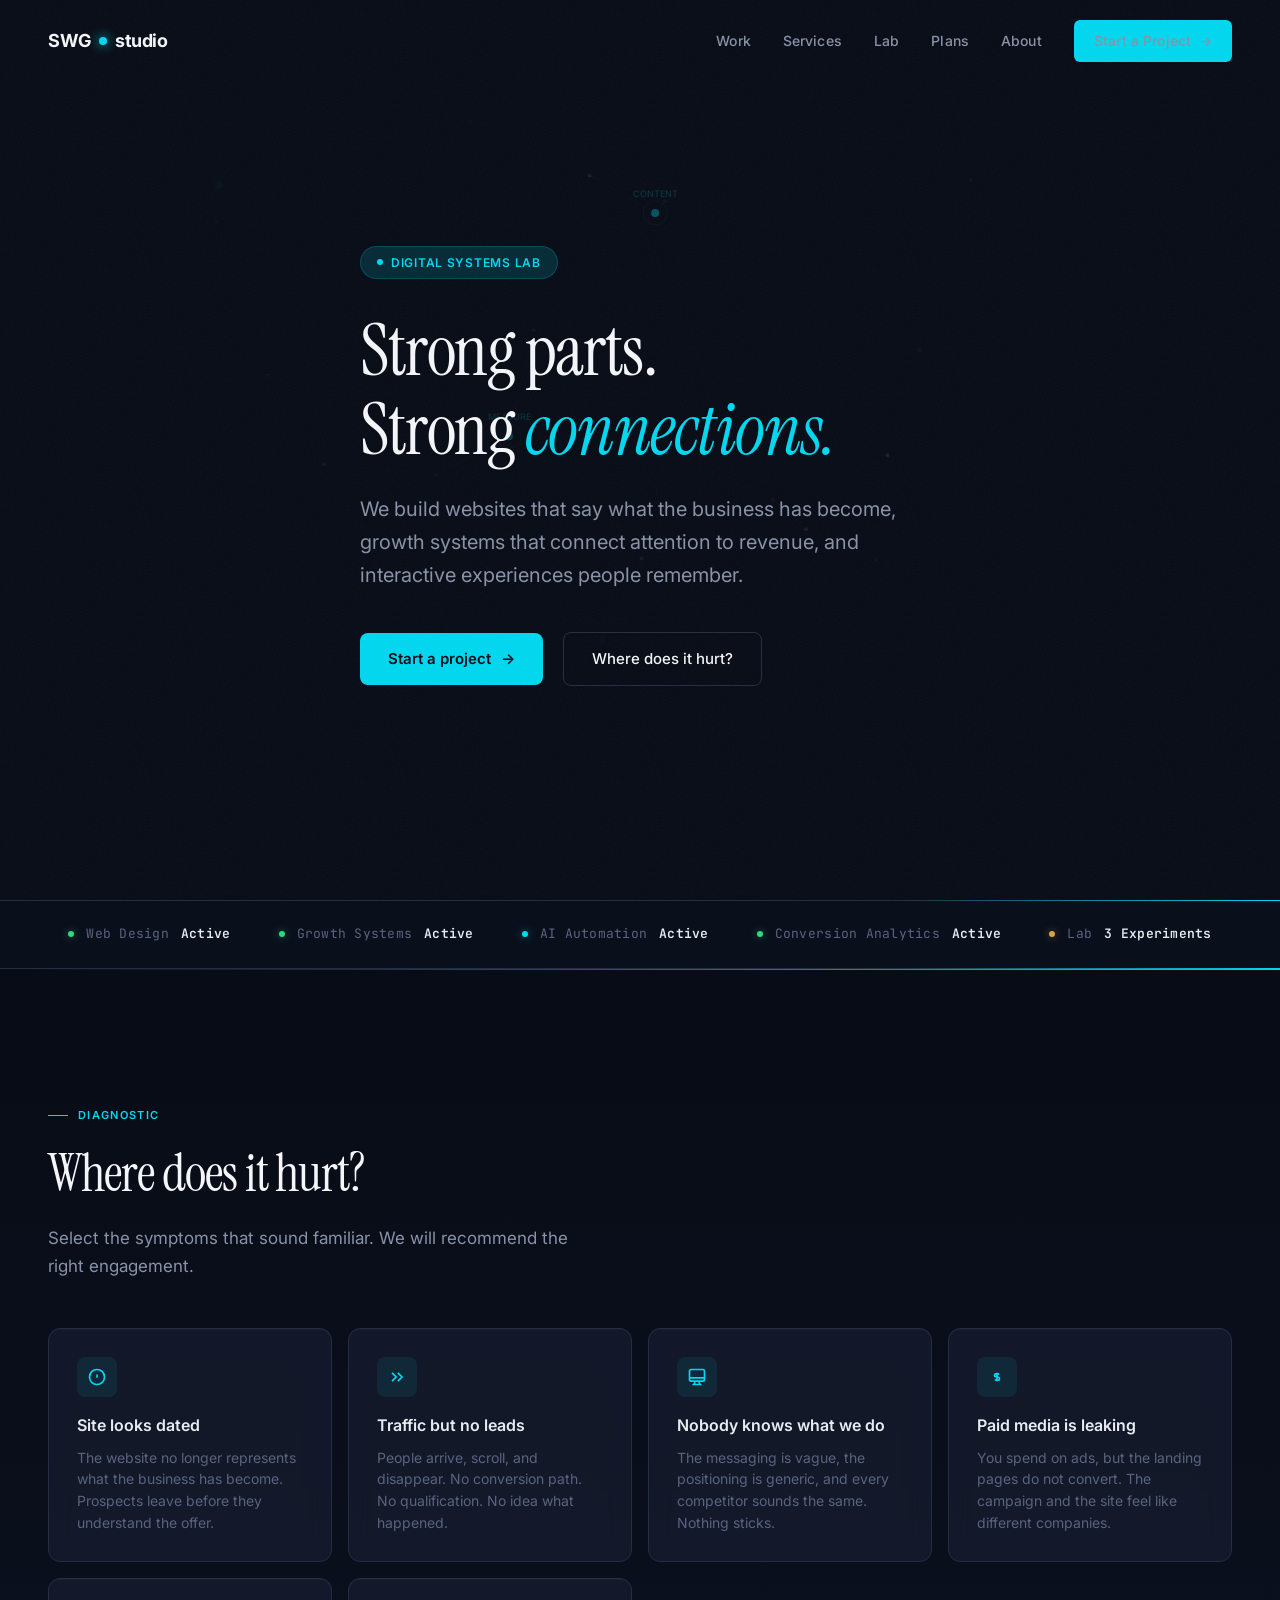
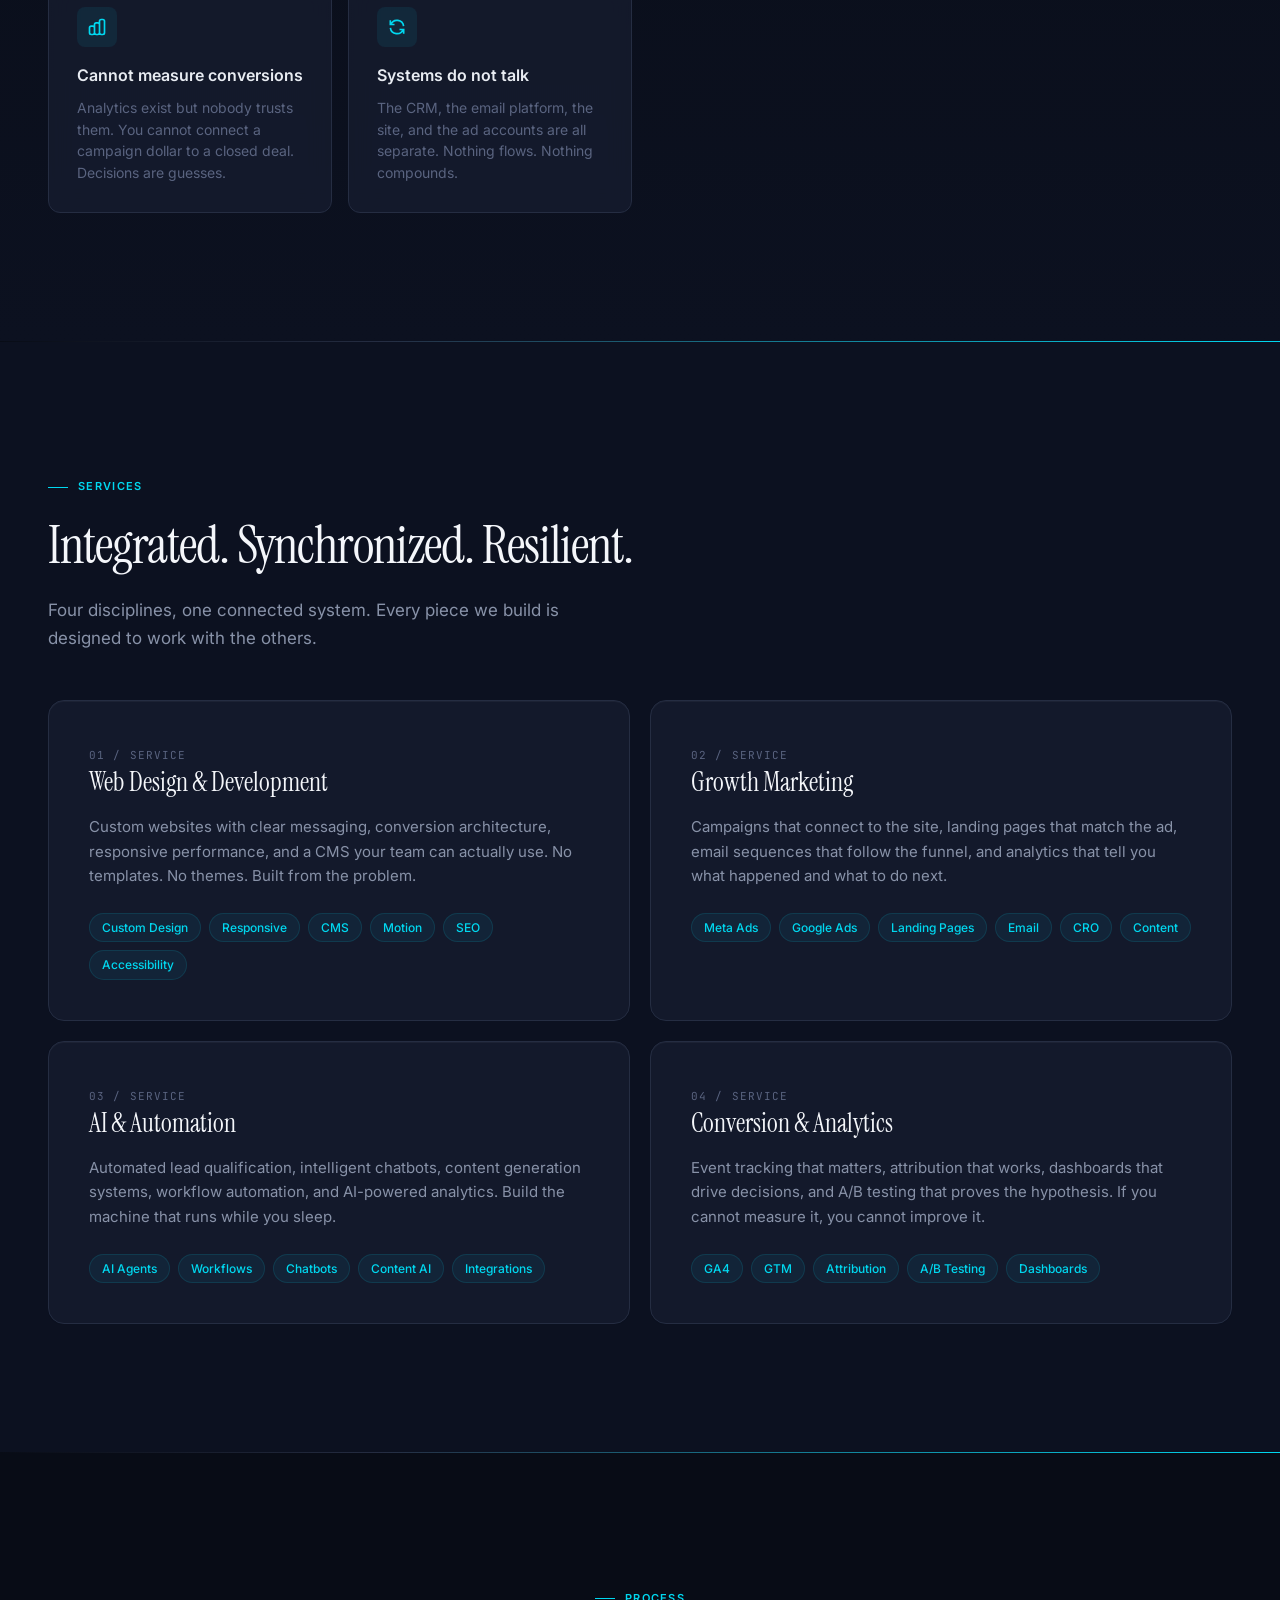
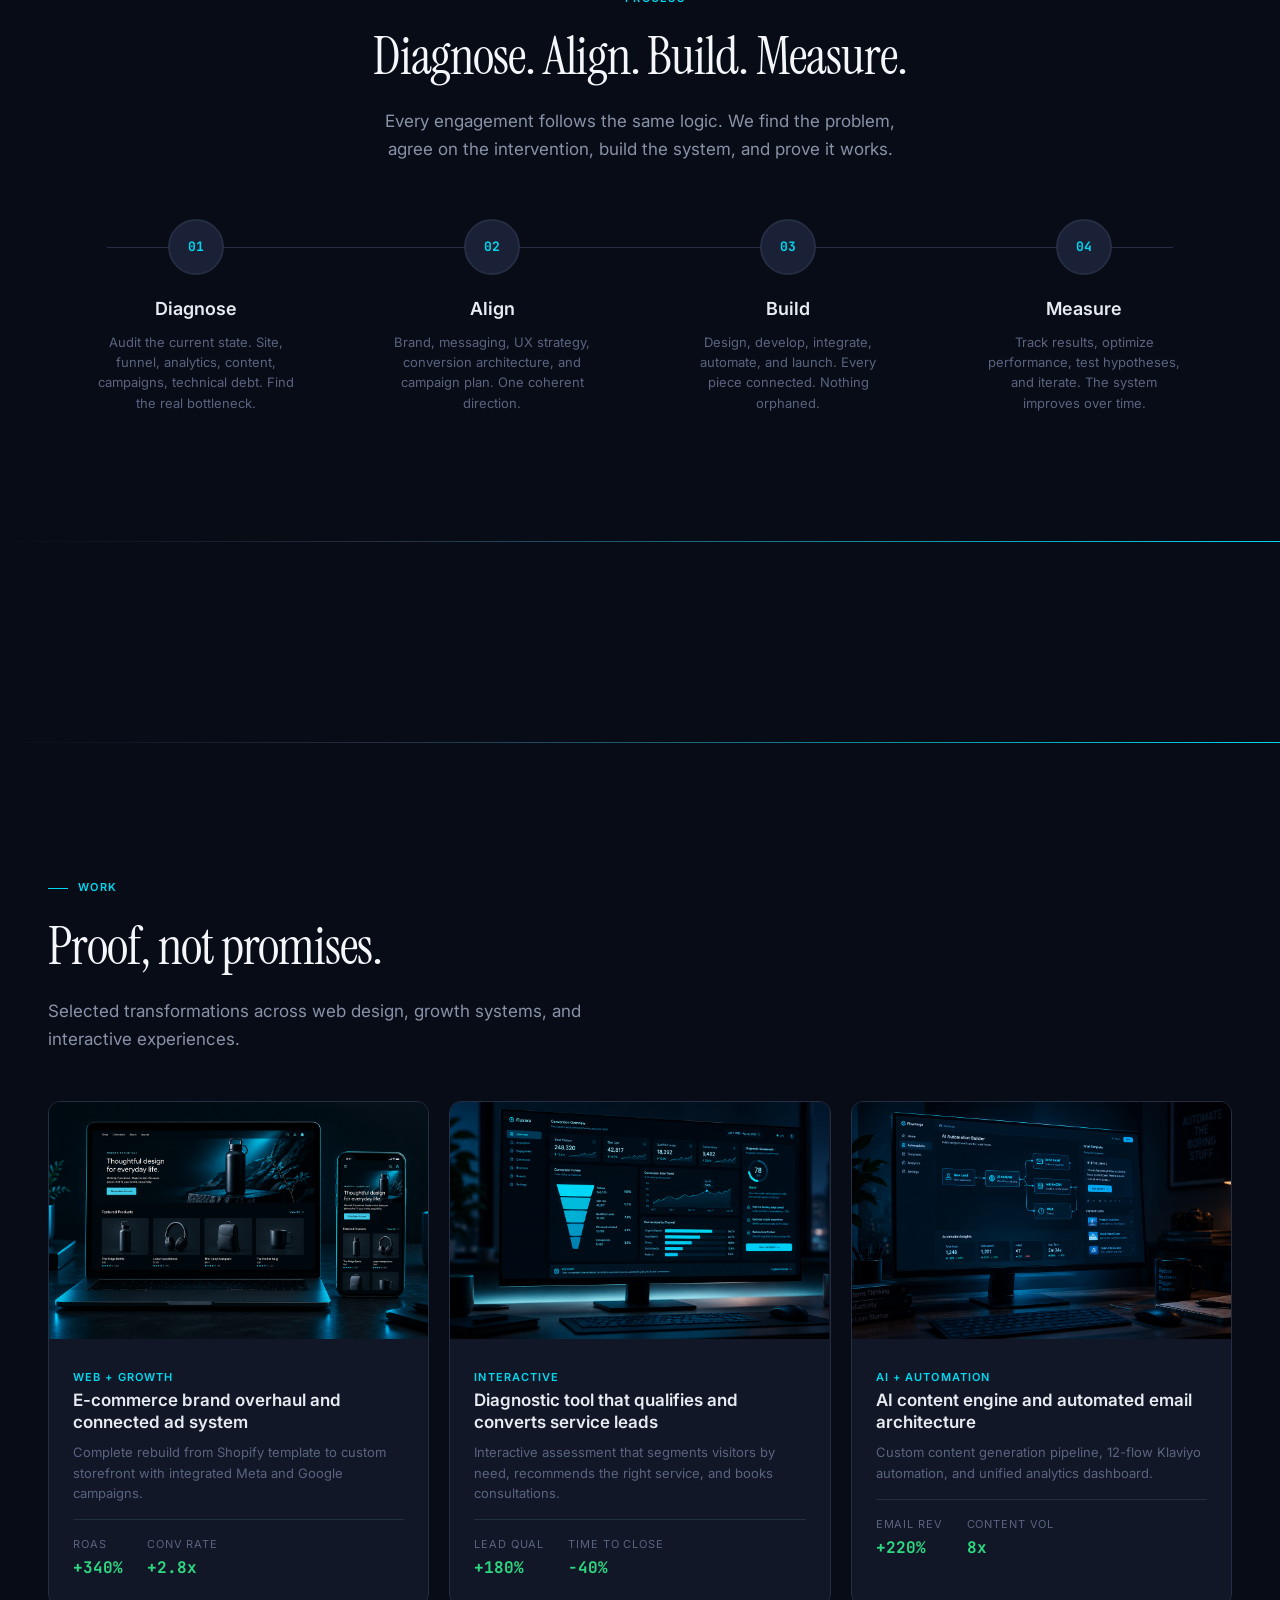
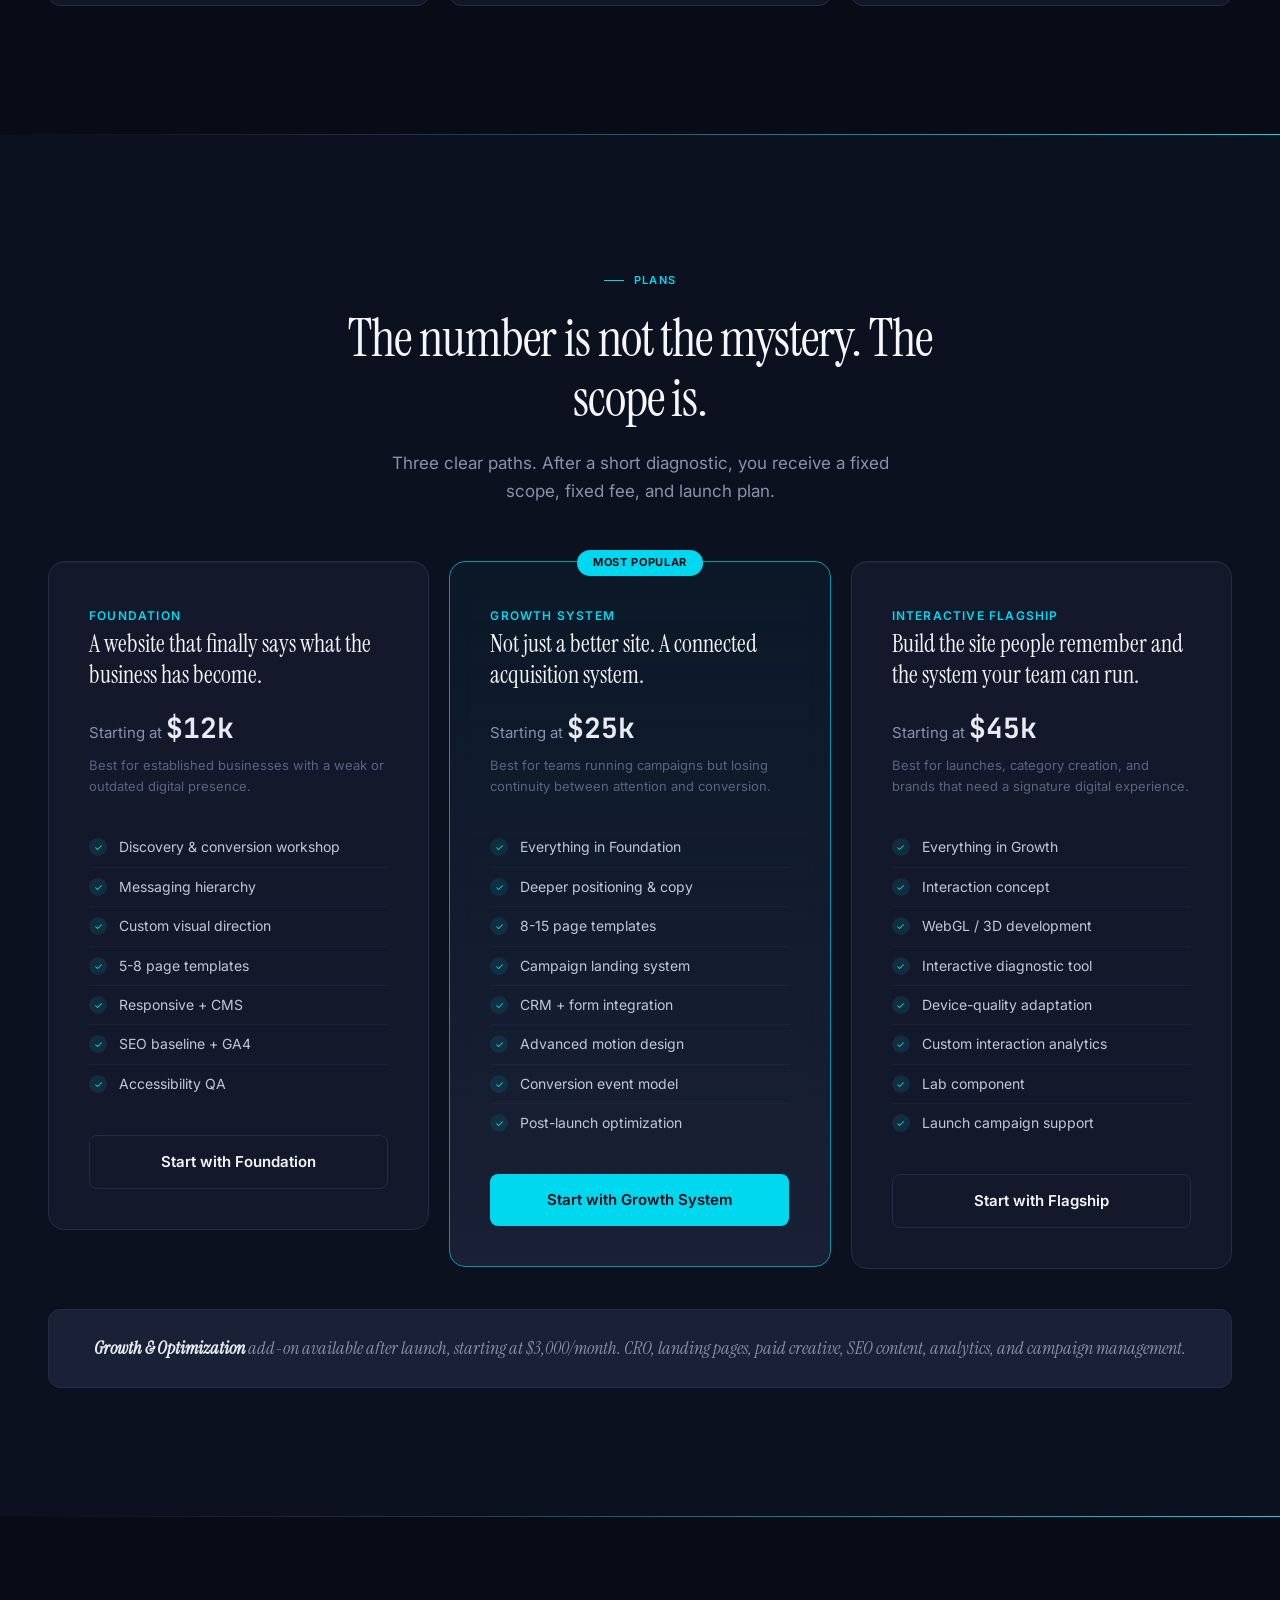
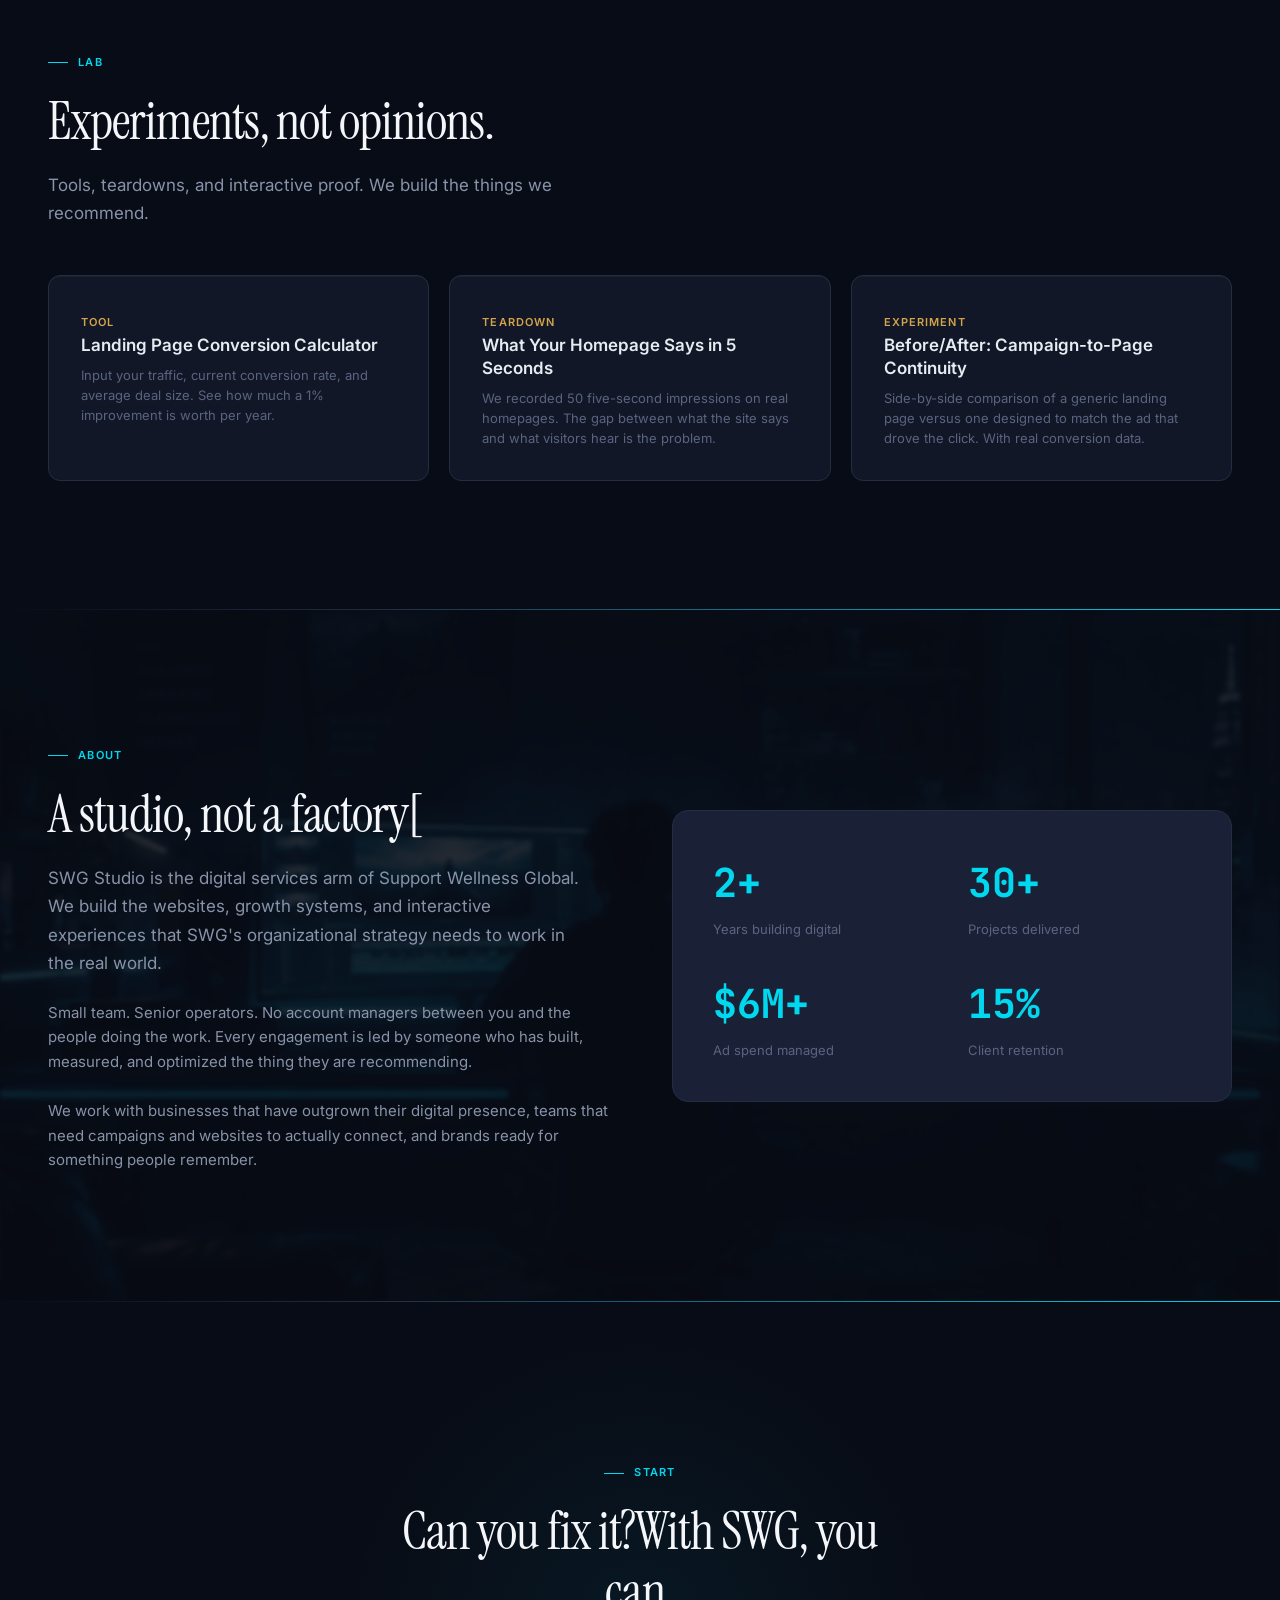
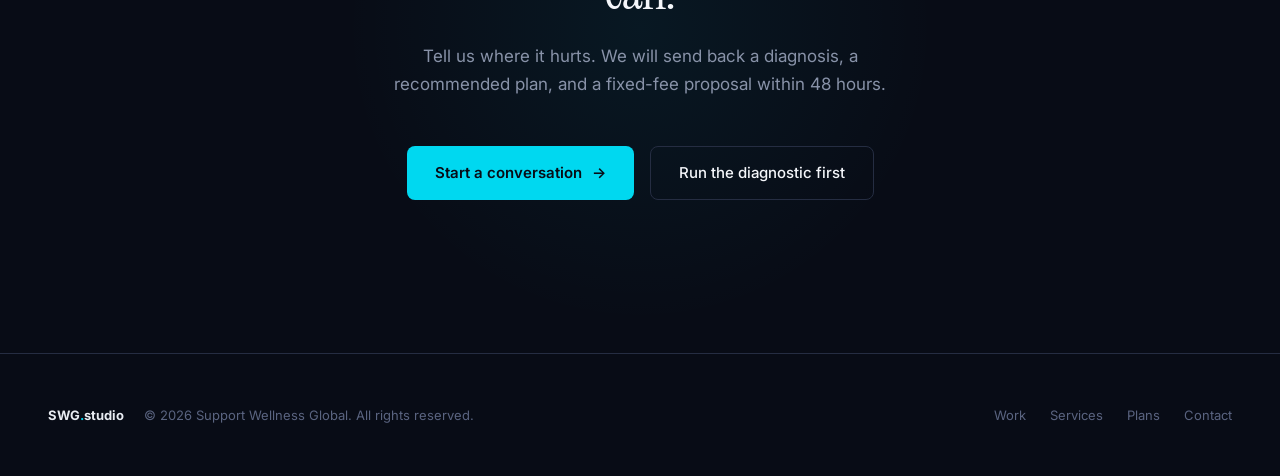
<file: index.html>
<!DOCTYPE html>
<html lang="en">
<head>
  <meta charset="UTF-8">
  <meta name="viewport" content="width=device-width, initial-scale=1.0">
  <title>SWG Studio | Websites, Growth Systems & Interactive Experiences</title>
  <meta name="description" content="We build websites that convert, growth systems that connect, and interactive experiences people remember. Diagnose. Align. Build. Measure.">
  <meta property="og:title" content="SWG Studio | Digital Systems Lab">
  <meta property="og:description" content="Websites, growth marketing, AI automation, and conversion systems. Not another agency site. A working digital systems lab.">
  <meta property="og:type" content="website">
  <link rel="preconnect" href="https://fonts.googleapis.com">
  <link rel="preconnect" href="https://fonts.gstatic.com" crossorigin>
  <link href="https://fonts.googleapis.com/css2?family=Instrument+Serif:ital@0;1&family=Inter:wght@400;500;600;700&family=JetBrains+Mono:wght@400;600;700&display=swap" rel="stylesheet">
  <link rel="stylesheet" href="css/style.css">
  <script type="application/ld+json">
  {
    "@context": "https://schema.org",
    "@type": "Organization",
    "name": "SWG Studio",
    "description": "Digital systems lab: web design, growth marketing, AI automation, and conversion systems.",
    "url": "https://swg.studio"
  }
  </script>
</head>
<body>

  <!-- Custom Cursor -->
  <div class="cursor-ring" aria-hidden="true"></div>

  <!-- ===== NAV ===== -->
  <nav class="nav" role="navigation" aria-label="Main navigation">
    <div class="nav-inner">
      <a href="/" class="nav-logo" aria-label="SWG Studio home">
        SWG<span class="dot"></span>studio
      </a>
      <ul class="nav-links">
        <li><a href="#work">Work</a></li>
        <li><a href="#services">Services</a></li>
        <li><a href="#lab">Lab</a></li>
        <li><a href="#plans">Plans</a></li>
        <li><a href="#about">About</a></li>
        <li><a href="#start" class="nav-cta">Start a Project <span aria-hidden="true">&rarr;</span></a></li>
      </ul>
      <button class="nav-mobile-toggle" aria-label="Toggle navigation menu" aria-expanded="false">
        <svg viewBox="0 0 24 24" fill="none" stroke="currentColor" stroke-width="2"><path d="M4 6h16M4 12h16M4 18h16"/></svg>
      </button>
    </div>
  </nav>

  <!-- ===== HERO ===== -->
  <section class="hero" id="home">
    <div class="hero-bg">
      <video src="assets/video/hero-bg.mp4" autoplay loop muted playsinline class="hero-bg-video" aria-hidden="true"></video>
      <canvas id="network-canvas" aria-hidden="true"></canvas>
      <div class="hero-gradient"></div>
    </div>
    <div class="container hero-content">
      <div class="hero-badge fade-up">
        <span class="pulse"></span>
        Digital Systems Lab
      </div>
      <h1 class="fade-up">
        Strong parts.<br>
        Strong <em>connections.</em>
      </h1>
      <p class="hero-sub fade-up">
        We build websites that say what the business has become, growth systems that connect attention to revenue, and interactive experiences people remember.
      </p>
      <div class="hero-actions fade-up">
        <a href="#start" class="btn-primary">
          Start a project <span aria-hidden="true">&rarr;</span>
        </a>
        <a href="#diagnostic" class="btn-secondary">
          Where does it hurt?
        </a>
      </div>
    </div>
  </section>

  <!-- ===== SYSTEM STATUS BAR ===== -->
  <div class="system-bar" aria-label="System capabilities">
    <div class="container">
      <div class="system-bar-inner">
        <div class="system-metric">
          <span class="indicator green"></span>
          <span>Web Design</span>
          <span class="value">Active</span>
        </div>
        <div class="system-metric">
          <span class="indicator green"></span>
          <span>Growth Systems</span>
          <span class="value">Active</span>
        </div>
        <div class="system-metric">
          <span class="indicator cyan"></span>
          <span>AI Automation</span>
          <span class="value">Active</span>
        </div>
        <div class="system-metric">
          <span class="indicator green"></span>
          <span>Conversion Analytics</span>
          <span class="value">Active</span>
        </div>
        <div class="system-metric">
          <span class="indicator amber"></span>
          <span>Lab</span>
          <span class="value">3 Experiments</span>
        </div>
      </div>
    </div>
  </div>

  <div class="section-divider" aria-hidden="true"></div>

  <!-- ===== DIAGNOSTIC ===== -->
  <section class="section diagnostic" id="diagnostic">
    <div class="container">
      <span class="section-label fade-up">Diagnostic</span>
      <h2 class="section-heading fade-up">Where does it hurt?</h2>
      <p class="section-sub fade-up">
        Select the symptoms that sound familiar. We will recommend the right engagement.
      </p>
      <div class="diagnostic-grid">
        <div class="symptom-card fade-up">
          <div class="symptom-icon">
            <svg width="20" height="20" viewBox="0 0 24 24" fill="none" stroke="currentColor" stroke-width="2"><path d="M12 9v4m0 4h.01M21 12a9 9 0 11-18 0 9 9 0 0118 0z"/></svg>
          </div>
          <h3>Site looks dated</h3>
          <p>The website no longer represents what the business has become. Prospects leave before they understand the offer.</p>
        </div>
        <div class="symptom-card fade-up">
          <div class="symptom-icon">
            <svg width="20" height="20" viewBox="0 0 24 24" fill="none" stroke="currentColor" stroke-width="2"><path d="M13 17l5-5-5-5M6 17l5-5-5-5"/></svg>
          </div>
          <h3>Traffic but no leads</h3>
          <p>People arrive, scroll, and disappear. No conversion path. No qualification. No idea what happened.</p>
        </div>
        <div class="symptom-card fade-up">
          <div class="symptom-icon">
            <svg width="20" height="20" viewBox="0 0 24 24" fill="none" stroke="currentColor" stroke-width="2"><path d="M9.75 17L9 20l-1 1h8l-1-1-.75-3M3 13h18M5 17h14a2 2 0 002-2V5a2 2 0 00-2-2H5a2 2 0 00-2 2v10a2 2 0 002 2z"/></svg>
          </div>
          <h3>Nobody knows what we do</h3>
          <p>The messaging is vague, the positioning is generic, and every competitor sounds the same. Nothing sticks.</p>
        </div>
        <div class="symptom-card fade-up">
          <div class="symptom-icon">
            <svg width="20" height="20" viewBox="0 0 24 24" fill="none" stroke="currentColor" stroke-width="2"><path d="M12 8c-1.657 0-3 .895-3 2s1.343 2 3 2 3 .895 3 2-1.343 2-3 2m0-8c1.11 0 2.08.402 2.599 1M12 8V7m0 1v8m0 0v1m0-1c-1.11 0-2.08-.402-2.599-1"/></svg>
          </div>
          <h3>Paid media is leaking</h3>
          <p>You spend on ads, but the landing pages do not convert. The campaign and the site feel like different companies.</p>
        </div>
        <div class="symptom-card fade-up">
          <div class="symptom-icon">
            <svg width="20" height="20" viewBox="0 0 24 24" fill="none" stroke="currentColor" stroke-width="2"><path d="M9 19v-6a2 2 0 00-2-2H5a2 2 0 00-2 2v6a2 2 0 002 2h2a2 2 0 002-2zm0 0V9a2 2 0 012-2h2a2 2 0 012 2v10m-6 0a2 2 0 002 2h2a2 2 0 002-2m0 0V5a2 2 0 012-2h2a2 2 0 012 2v14a2 2 0 01-2 2h-2a2 2 0 01-2-2z"/></svg>
          </div>
          <h3>Cannot measure conversions</h3>
          <p>Analytics exist but nobody trusts them. You cannot connect a campaign dollar to a closed deal. Decisions are guesses.</p>
        </div>
        <div class="symptom-card fade-up">
          <div class="symptom-icon">
            <svg width="20" height="20" viewBox="0 0 24 24" fill="none" stroke="currentColor" stroke-width="2"><path d="M4 4v5h.582m15.356 2A8.001 8.001 0 004.582 9m0 0H9m11 11v-5h-.581m0 0a8.003 8.003 0 01-15.357-2m15.357 2H15"/></svg>
          </div>
          <h3>Systems do not talk</h3>
          <p>The CRM, the email platform, the site, and the ad accounts are all separate. Nothing flows. Nothing compounds.</p>
        </div>
      </div>
      <div class="diagnostic-result fade-up">
        <h3></h3>
        <p class="recommendation"></p>
        <span class="recommended-plan"></span>
      </div>
    </div>
  </section>

  <div class="section-divider" aria-hidden="true"></div>

  <!-- ===== SERVICES ===== -->
  <section class="section services" id="services">
    <div class="container">
      <span class="section-label fade-up">Services</span>
      <h2 class="section-heading fade-up">Integrated. Synchronized. Resilient.</h2>
      <p class="section-sub fade-up">
        Four disciplines, one connected system. Every piece we build is designed to work with the others.
      </p>
      <div class="services-grid">
        <div class="service-card fade-up">
          <span class="service-number">01 / Service</span>
          <h3>Web Design &amp; Development</h3>
          <p>Custom websites with clear messaging, conversion architecture, responsive performance, and a CMS your team can actually use. No templates. No themes. Built from the problem.</p>
          <div class="service-tags">
            <span class="service-tag">Custom Design</span>
            <span class="service-tag">Responsive</span>
            <span class="service-tag">CMS</span>
            <span class="service-tag">Motion</span>
            <span class="service-tag">SEO</span>
            <span class="service-tag">Accessibility</span>
          </div>
        </div>
        <div class="service-card fade-up">
          <span class="service-number">02 / Service</span>
          <h3>Growth Marketing</h3>
          <p>Campaigns that connect to the site, landing pages that match the ad, email sequences that follow the funnel, and analytics that tell you what happened and what to do next.</p>
          <div class="service-tags">
            <span class="service-tag">Meta Ads</span>
            <span class="service-tag">Google Ads</span>
            <span class="service-tag">Landing Pages</span>
            <span class="service-tag">Email</span>
            <span class="service-tag">CRO</span>
            <span class="service-tag">Content</span>
          </div>
        </div>
        <div class="service-card fade-up">
          <span class="service-number">03 / Service</span>
          <h3>AI &amp; Automation</h3>
          <p>Automated lead qualification, intelligent chatbots, content generation systems, workflow automation, and AI-powered analytics. Build the machine that runs while you sleep.</p>
          <div class="service-tags">
            <span class="service-tag">AI Agents</span>
            <span class="service-tag">Workflows</span>
            <span class="service-tag">Chatbots</span>
            <span class="service-tag">Content AI</span>
            <span class="service-tag">Integrations</span>
          </div>
        </div>
        <div class="service-card fade-up">
          <span class="service-number">04 / Service</span>
          <h3>Conversion &amp; Analytics</h3>
          <p>Event tracking that matters, attribution that works, dashboards that drive decisions, and A/B testing that proves the hypothesis. If you cannot measure it, you cannot improve it.</p>
          <div class="service-tags">
            <span class="service-tag">GA4</span>
            <span class="service-tag">GTM</span>
            <span class="service-tag">Attribution</span>
            <span class="service-tag">A/B Testing</span>
            <span class="service-tag">Dashboards</span>
          </div>
        </div>
      </div>
    </div>
  </section>

  <div class="section-divider" aria-hidden="true"></div>

  <!-- ===== PROCESS ===== -->
  <section class="section" id="process">
    <div class="container">
      <div style="text-align:center; margin-bottom: 3.5rem;">
        <span class="section-label fade-up" style="justify-content:center;">Process</span>
        <h2 class="section-heading fade-up" style="margin-left:auto; margin-right:auto;">Diagnose. Align. Build. Measure.</h2>
        <p class="section-sub fade-up" style="margin-left:auto; margin-right:auto;">
          Every engagement follows the same logic. We find the problem, agree on the intervention, build the system, and prove it works.
        </p>
      </div>
      <div class="process-track">
        <div class="process-step fade-up">
          <div class="process-node">01</div>
          <h3>Diagnose</h3>
          <p>Audit the current state. Site, funnel, analytics, content, campaigns, technical debt. Find the real bottleneck.</p>
        </div>
        <div class="process-step fade-up">
          <div class="process-node">02</div>
          <h3>Align</h3>
          <p>Brand, messaging, UX strategy, conversion architecture, and campaign plan. One coherent direction.</p>
        </div>
        <div class="process-step fade-up">
          <div class="process-node">03</div>
          <h3>Build</h3>
          <p>Design, develop, integrate, automate, and launch. Every piece connected. Nothing orphaned.</p>
        </div>
        <div class="process-step fade-up">
          <div class="process-node">04</div>
          <h3>Measure</h3>
          <p>Track results, optimize performance, test hypotheses, and iterate. The system improves over time.</p>
        </div>
      </div>
    </div>
  </section>

  <div class="section-divider" aria-hidden="true"></div>

  <!-- ===== VISUAL BREAK ===== -->
  <div class="visual-break" aria-hidden="true">
    <video src="assets/video/fiber-optic.mp4" autoplay loop muted playsinline preload="metadata"></video>
    <div class="visual-break-overlay"></div>
  </div>

  <div class="section-divider" aria-hidden="true"></div>

  <!-- ===== WORK ===== -->
  <section class="section" id="work">
    <div class="container">
      <span class="section-label fade-up">Work</span>
      <h2 class="section-heading fade-up">Proof, not promises.</h2>
      <p class="section-sub fade-up">
        Selected transformations across web design, growth systems, and interactive experiences.
      </p>
      <div class="work-grid">
        <div class="work-card fade-up">
          <div class="work-card-image">
            <video src="assets/video/case-study-01.mp4" autoplay loop muted playsinline preload="metadata" poster="assets/img/case-study-01.png" aria-label="E-commerce brand overhaul showing laptop and mobile mockup"></video>
          </div>
          <div class="work-card-body">
            <span class="work-card-category">Web + Growth</span>
            <h3>E-commerce brand overhaul and connected ad system</h3>
            <p>Complete rebuild from Shopify template to custom storefront with integrated Meta and Google campaigns.</p>
            <div class="work-card-metrics">
              <div class="work-metric">
                <span class="label">ROAS</span>
                <span class="value">+340%</span>
              </div>
              <div class="work-metric">
                <span class="label">Conv Rate</span>
                <span class="value">+2.8x</span>
              </div>
            </div>
          </div>
        </div>
        <div class="work-card fade-up">
          <div class="work-card-image">
            <video src="assets/video/case-study-02.mp4" autoplay loop muted playsinline preload="metadata" poster="assets/img/case-study-02.png" aria-label="Interactive diagnostic dashboard with conversion metrics"></video>
          </div>
          <div class="work-card-body">
            <span class="work-card-category">Interactive</span>
            <h3>Diagnostic tool that qualifies and converts service leads</h3>
            <p>Interactive assessment that segments visitors by need, recommends the right service, and books consultations.</p>
            <div class="work-card-metrics">
              <div class="work-metric">
                <span class="label">Lead Qual</span>
                <span class="value">+180%</span>
              </div>
              <div class="work-metric">
                <span class="label">Time to Close</span>
                <span class="value">-40%</span>
              </div>
            </div>
          </div>
        </div>
        <div class="work-card fade-up">
          <div class="work-card-image">
            <video src="assets/video/case-study-03.mp4" autoplay loop muted playsinline preload="metadata" poster="assets/img/case-study-03.png" aria-label="AI automation workflow builder with connected nodes"></video>
          </div>
          <div class="work-card-body">
            <span class="work-card-category">AI + Automation</span>
            <h3>AI content engine and automated email architecture</h3>
            <p>Custom content generation pipeline, 12-flow Klaviyo automation, and unified analytics dashboard.</p>
            <div class="work-card-metrics">
              <div class="work-metric">
                <span class="label">Email Rev</span>
                <span class="value">+220%</span>
              </div>
              <div class="work-metric">
                <span class="label">Content Vol</span>
                <span class="value">8x</span>
              </div>
            </div>
          </div>
        </div>
      </div>
    </div>
  </section>

  <div class="section-divider" aria-hidden="true"></div>

  <!-- ===== PLANS ===== -->
  <section class="section plans" id="plans">
    <div class="container">
      <div class="plans-intro">
        <span class="section-label fade-up" style="justify-content:center;">Plans</span>
        <h2 class="section-heading fade-up">The number is not the mystery. The scope is.</h2>
        <p class="section-sub fade-up">
          Three clear paths. After a short diagnostic, you receive a fixed scope, fixed fee, and launch plan.
        </p>
      </div>
      <div class="plans-grid">
        <!-- Foundation -->
        <div class="plan-card fade-up">
          <span class="plan-name">Foundation</span>
          <h3>A website that finally says what the business has become.</h3>
          <p class="plan-price">Starting at <span class="amount">$12k</span></p>
          <p class="plan-note">Best for established businesses with a weak or outdated digital presence.</p>
          <ul class="plan-features">
            <li><span class="check" aria-hidden="true">&#10003;</span> Discovery &amp; conversion workshop</li>
            <li><span class="check" aria-hidden="true">&#10003;</span> Messaging hierarchy</li>
            <li><span class="check" aria-hidden="true">&#10003;</span> Custom visual direction</li>
            <li><span class="check" aria-hidden="true">&#10003;</span> 5-8 page templates</li>
            <li><span class="check" aria-hidden="true">&#10003;</span> Responsive + CMS</li>
            <li><span class="check" aria-hidden="true">&#10003;</span> SEO baseline + GA4</li>
            <li><span class="check" aria-hidden="true">&#10003;</span> Accessibility QA</li>
          </ul>
          <a href="#start" class="plan-cta outline">Start with Foundation</a>
        </div>
        <!-- Growth System -->
        <div class="plan-card featured fade-up">
          <span class="plan-name">Growth System</span>
          <h3>Not just a better site. A connected acquisition system.</h3>
          <p class="plan-price">Starting at <span class="amount">$25k</span></p>
          <p class="plan-note">Best for teams running campaigns but losing continuity between attention and conversion.</p>
          <ul class="plan-features">
            <li><span class="check" aria-hidden="true">&#10003;</span> Everything in Foundation</li>
            <li><span class="check" aria-hidden="true">&#10003;</span> Deeper positioning &amp; copy</li>
            <li><span class="check" aria-hidden="true">&#10003;</span> 8-15 page templates</li>
            <li><span class="check" aria-hidden="true">&#10003;</span> Campaign landing system</li>
            <li><span class="check" aria-hidden="true">&#10003;</span> CRM + form integration</li>
            <li><span class="check" aria-hidden="true">&#10003;</span> Advanced motion design</li>
            <li><span class="check" aria-hidden="true">&#10003;</span> Conversion event model</li>
            <li><span class="check" aria-hidden="true">&#10003;</span> Post-launch optimization</li>
          </ul>
          <a href="#start" class="plan-cta primary">Start with Growth System</a>
        </div>
        <!-- Interactive Flagship -->
        <div class="plan-card fade-up">
          <span class="plan-name">Interactive Flagship</span>
          <h3>Build the site people remember and the system your team can run.</h3>
          <p class="plan-price">Starting at <span class="amount">$45k</span></p>
          <p class="plan-note">Best for launches, category creation, and brands that need a signature digital experience.</p>
          <ul class="plan-features">
            <li><span class="check" aria-hidden="true">&#10003;</span> Everything in Growth</li>
            <li><span class="check" aria-hidden="true">&#10003;</span> Interaction concept</li>
            <li><span class="check" aria-hidden="true">&#10003;</span> WebGL / 3D development</li>
            <li><span class="check" aria-hidden="true">&#10003;</span> Interactive diagnostic tool</li>
            <li><span class="check" aria-hidden="true">&#10003;</span> Device-quality adaptation</li>
            <li><span class="check" aria-hidden="true">&#10003;</span> Custom interaction analytics</li>
            <li><span class="check" aria-hidden="true">&#10003;</span> Lab component</li>
            <li><span class="check" aria-hidden="true">&#10003;</span> Launch campaign support</li>
          </ul>
          <a href="#start" class="plan-cta outline">Start with Flagship</a>
        </div>
      </div>
      <div class="plans-note fade-up">
        <p><strong>Growth &amp; Optimization</strong> add-on available after launch, starting at $3,000/month. CRO, landing pages, paid creative, SEO content, analytics, and campaign management.</p>
      </div>
    </div>
  </section>

  <div class="section-divider" aria-hidden="true"></div>

  <!-- ===== LAB PREVIEW ===== -->
  <section class="section" id="lab">
    <div class="container">
      <span class="section-label fade-up">Lab</span>
      <h2 class="section-heading fade-up">Experiments, not opinions.</h2>
      <p class="section-sub fade-up">
        Tools, teardowns, and interactive proof. We build the things we recommend.
      </p>
      <div class="lab-preview-grid">
        <div class="lab-card fade-up">
          <span class="lab-card-type">Tool</span>
          <h3>Landing Page Conversion Calculator</h3>
          <p>Input your traffic, current conversion rate, and average deal size. See how much a 1% improvement is worth per year.</p>
        </div>
        <div class="lab-card fade-up">
          <span class="lab-card-type">Teardown</span>
          <h3>What Your Homepage Says in 5 Seconds</h3>
          <p>We recorded 50 five-second impressions on real homepages. The gap between what the site says and what visitors hear is the problem.</p>
        </div>
        <div class="lab-card fade-up">
          <span class="lab-card-type">Experiment</span>
          <h3>Before/After: Campaign-to-Page Continuity</h3>
          <p>Side-by-side comparison of a generic landing page versus one designed to match the ad that drove the click. With real conversion data.</p>
        </div>
      </div>
    </div>
  </section>

  <div class="section-divider" aria-hidden="true"></div>

  <!-- ===== ABOUT ===== -->
  <section class="section about-section" id="about">
    <div class="about-bg-wrap" aria-hidden="true">
      <img src="assets/img/studio-workspace.png" alt="" class="about-bg-img">
    </div>
    <div class="container">
      <div style="display:grid; grid-template-columns: 1fr 1fr; gap: 4rem; align-items: center;">
        <div>
          <span class="section-label fade-up">About</span>
          <h2 class="section-heading fade-up">A studio, not a factory.</h2>
          <p class="section-sub fade-up" style="margin-bottom: 1.5rem;">
            SWG Studio is the digital services arm of Support Wellness Global. We build the websites, growth systems, and interactive experiences that SWG's organizational strategy needs to work in the real world.
          </p>
          <p class="fade-up" style="color: var(--secondary); font-size: 0.9375rem; line-height: 1.65; margin-bottom: 1.5rem;">
            Small team. Senior operators. No account managers between you and the people doing the work. Every engagement is led by someone who has built, measured, and optimized the thing they are recommending.
          </p>
          <p class="fade-up" style="color: var(--secondary); font-size: 0.9375rem; line-height: 1.65;">
            We work with businesses that have outgrown their digital presence, teams that need campaigns and websites to actually connect, and brands ready for something people remember.
          </p>
        </div>
        <div class="fade-up" style="background: var(--charcoal); border: 1px solid var(--border); border-radius: 16px; padding: 2.5rem;">
          <div style="display:grid; grid-template-columns: 1fr 1fr; gap: 2rem;">
            <div>
              <div style="font-family: var(--font-mono); font-size: 2.5rem; font-weight: 700; color: var(--cyan);" data-count="12" data-suffix="+">0</div>
              <div style="font-size: 0.8125rem; color: var(--muted); margin-top: 0.25rem;">Years building digital</div>
            </div>
            <div>
              <div style="font-family: var(--font-mono); font-size: 2.5rem; font-weight: 700; color: var(--cyan);" data-count="200" data-suffix="+">0</div>
              <div style="font-size: 0.8125rem; color: var(--muted); margin-top: 0.25rem;">Projects delivered</div>
            </div>
            <div>
              <div style="font-family: var(--font-mono); font-size: 2.5rem; font-weight: 700; color: var(--cyan);" data-count="40" data-suffix="M+" data-prefix="$">0</div>
              <div style="font-size: 0.8125rem; color: var(--muted); margin-top: 0.25rem;">Ad spend managed</div>
            </div>
            <div>
              <div style="font-family: var(--font-mono); font-size: 2.5rem; font-weight: 700; color: var(--cyan);" data-count="98" data-suffix="%">0</div>
              <div style="font-size: 0.8125rem; color: var(--muted); margin-top: 0.25rem;">Client retention</div>
            </div>
          </div>
        </div>
      </div>
    </div>
  </section>

  <div class="section-divider" aria-hidden="true"></div>

  <!-- ===== CTA ===== -->
  <section class="section cta-section" id="start">
    <div class="container">
      <span class="section-label fade-up" style="justify-content:center;">Start</span>
      <h2 class="section-heading fade-up" style="margin-left:auto; margin-right:auto;">
        Can you fix it?<br>With SWG, you can.
      </h2>
      <p class="section-sub fade-up" style="margin-left:auto; margin-right:auto;">
        Tell us where it hurts. We will send back a diagnosis, a recommended plan, and a fixed-fee proposal within 48 hours.
      </p>
      <div class="cta-actions fade-up">
        <a href="mailto:will@supportwellnessglobal.com?subject=Project%20Inquiry%20-%20SWG%20Studio" class="btn-primary">
          Start a conversation <span aria-hidden="true">&rarr;</span>
        </a>
        <a href="#diagnostic" class="btn-secondary">
          Run the diagnostic first
        </a>
      </div>
    </div>
  </section>

  <!-- ===== FOOTER ===== -->
  <footer class="footer">
    <div class="container">
      <div class="footer-inner">
        <div class="footer-left">
          <span class="logo">SWG<span style="color:var(--cyan);">.</span>studio</span>
          &copy; 2026 Support Wellness Global. All rights reserved.
        </div>
        <ul class="footer-links">
          <li><a href="#work">Work</a></li>
          <li><a href="#services">Services</a></li>
          <li><a href="#plans">Plans</a></li>
          <li><a href="#start">Contact</a></li>
        </ul>
      </div>
    </div>
  </footer>

  <script src="js/main.js"></script>
</body>
</html>
</file>
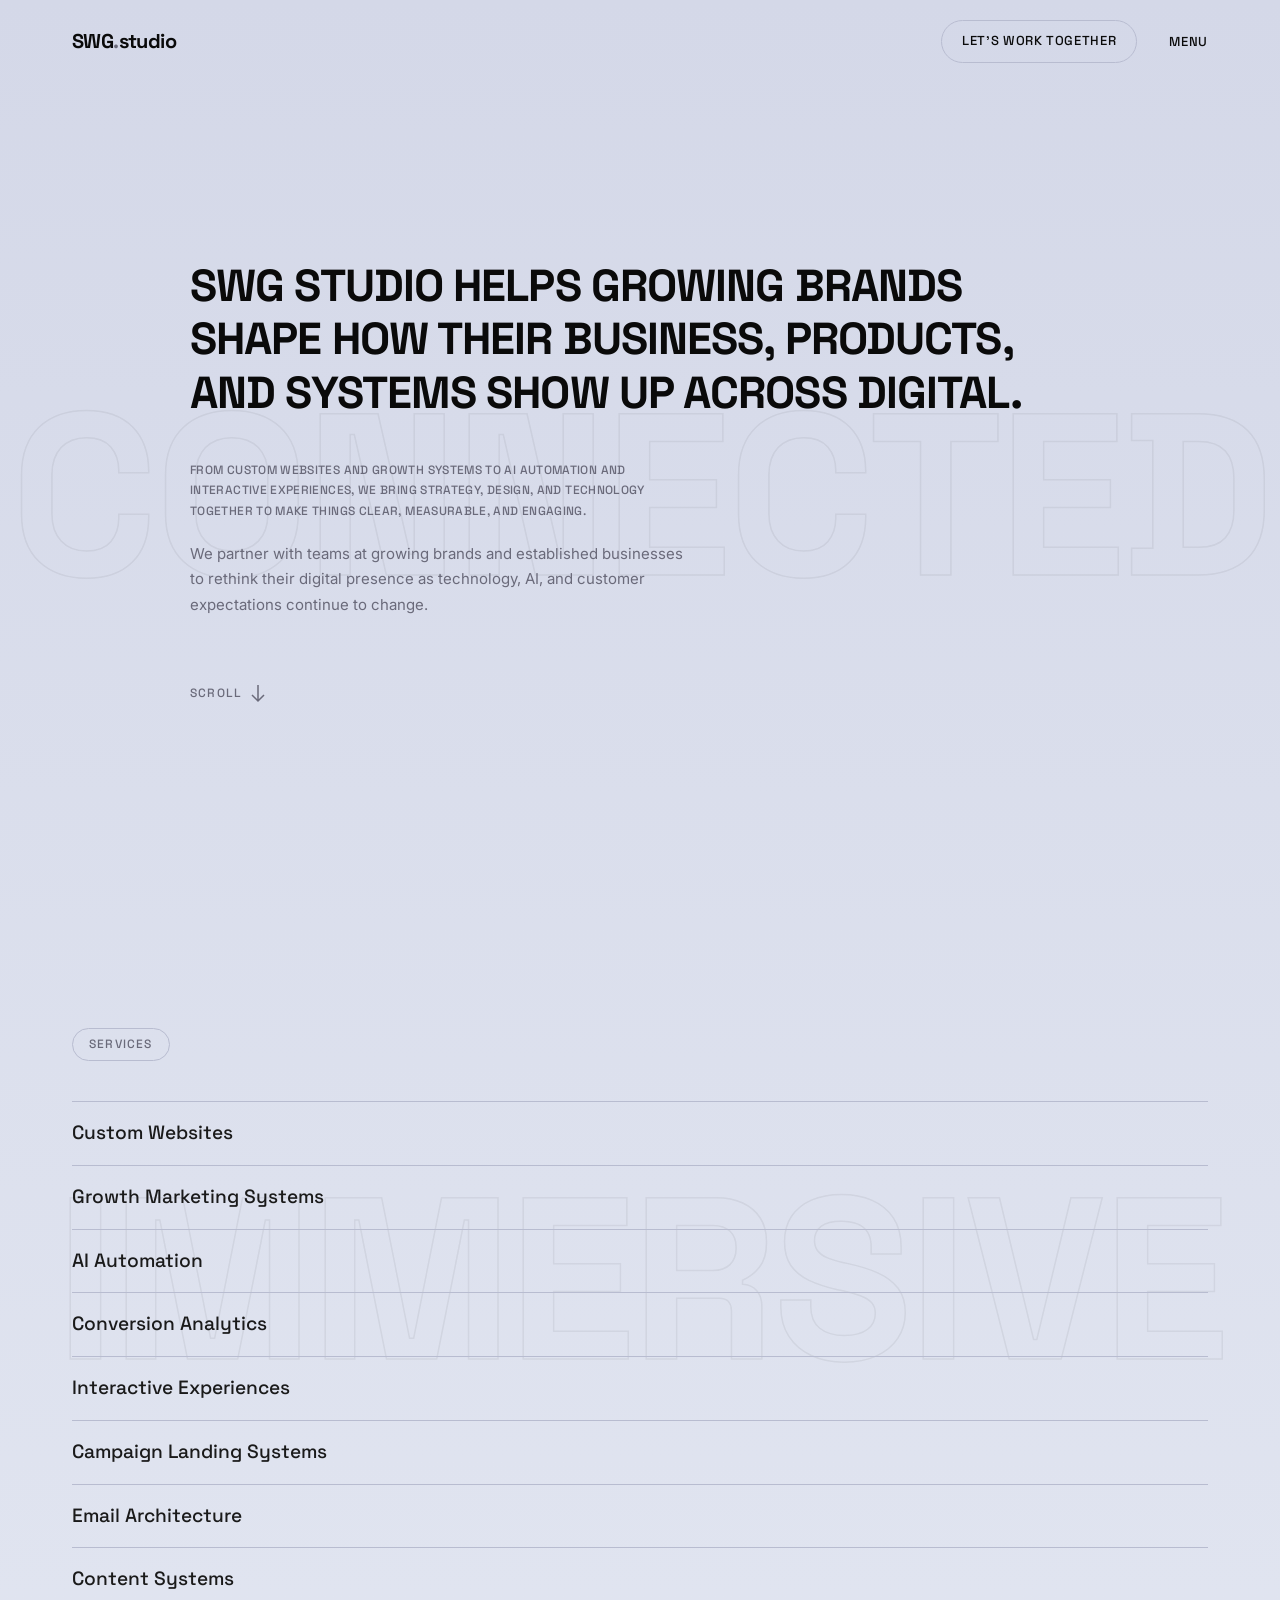
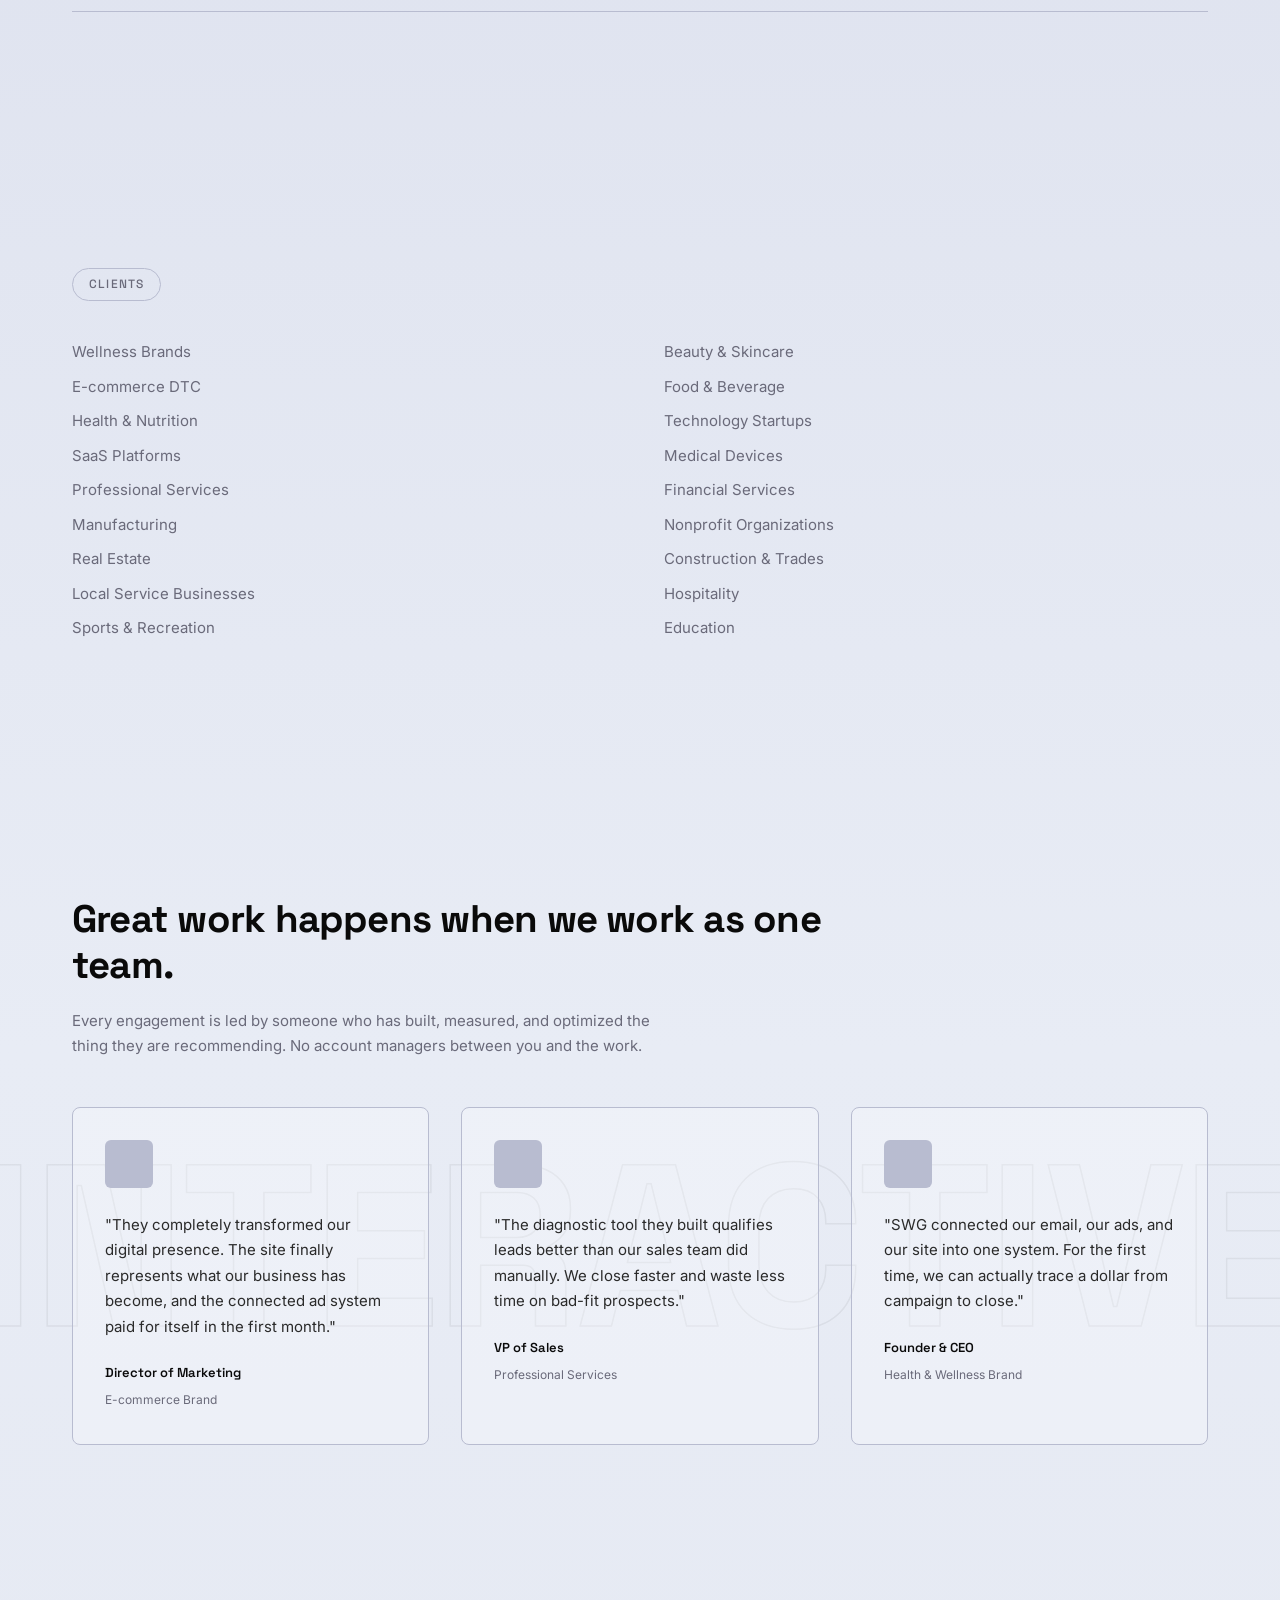
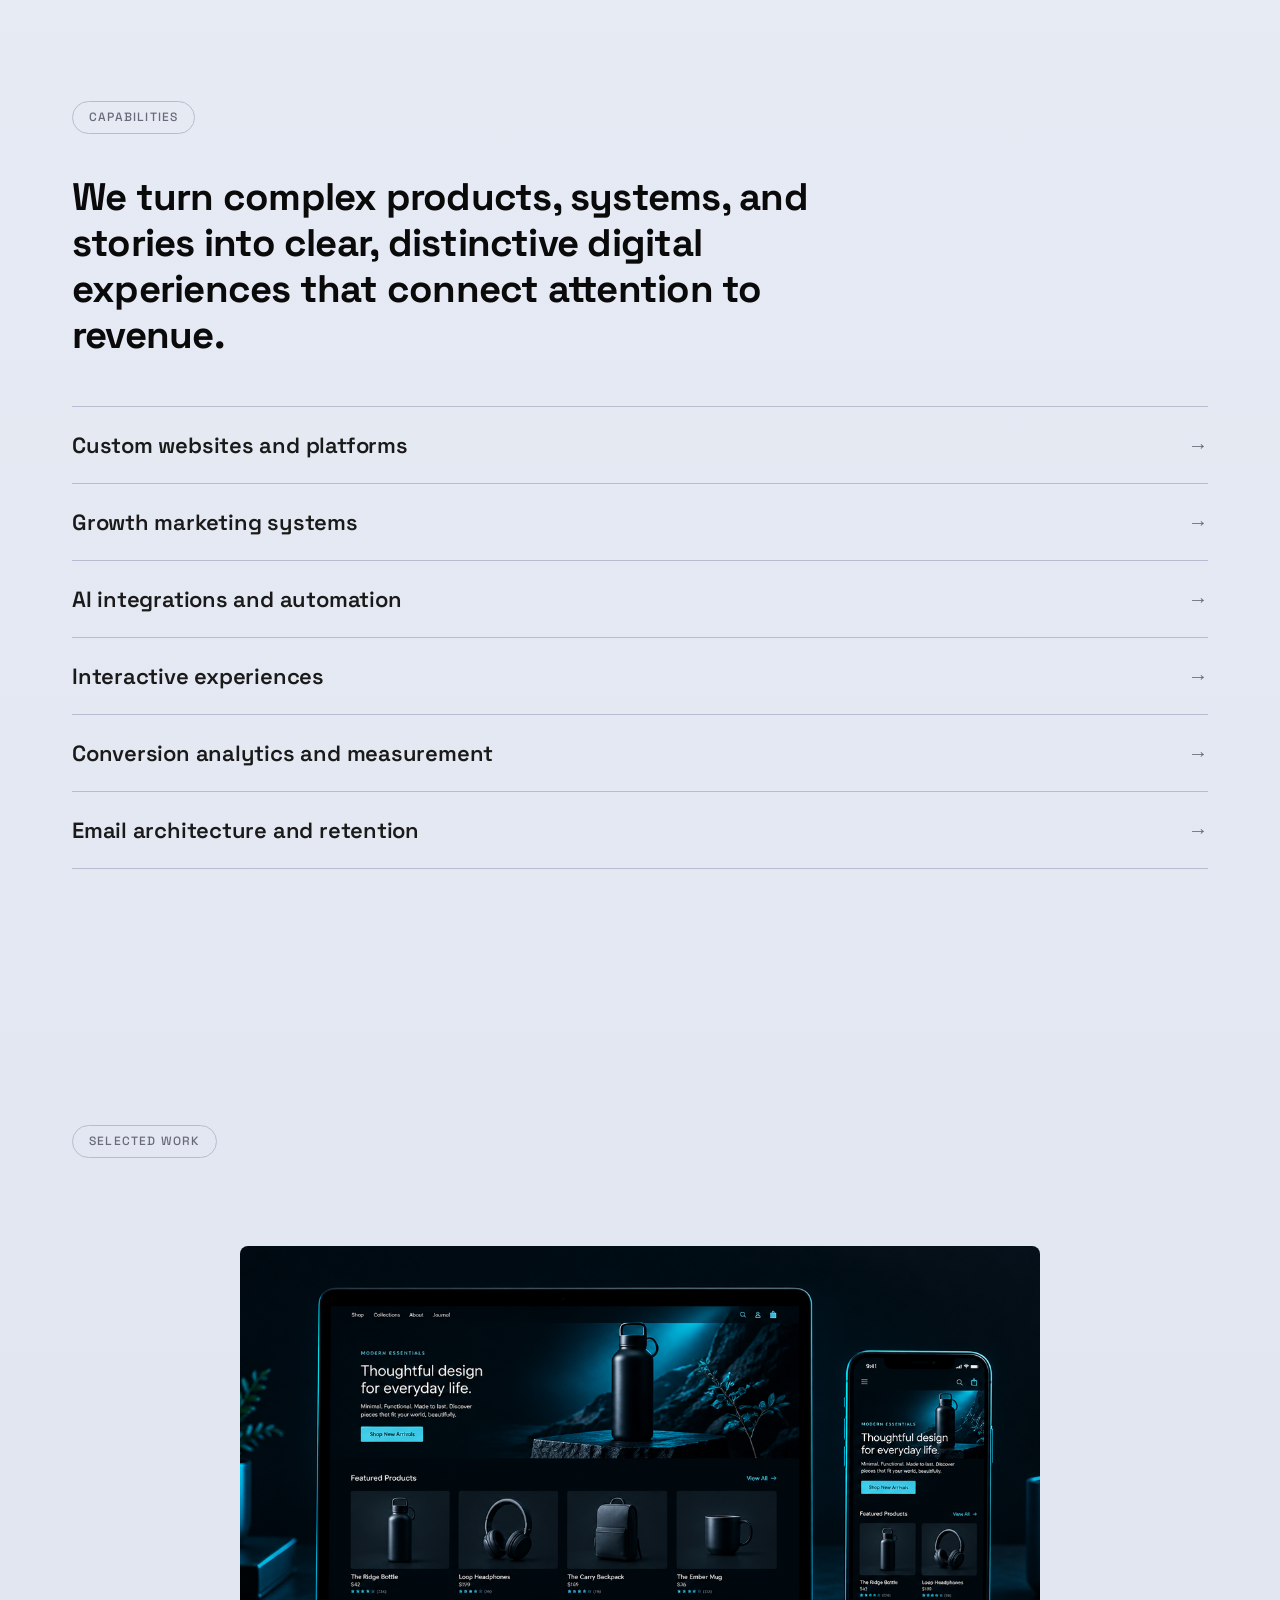
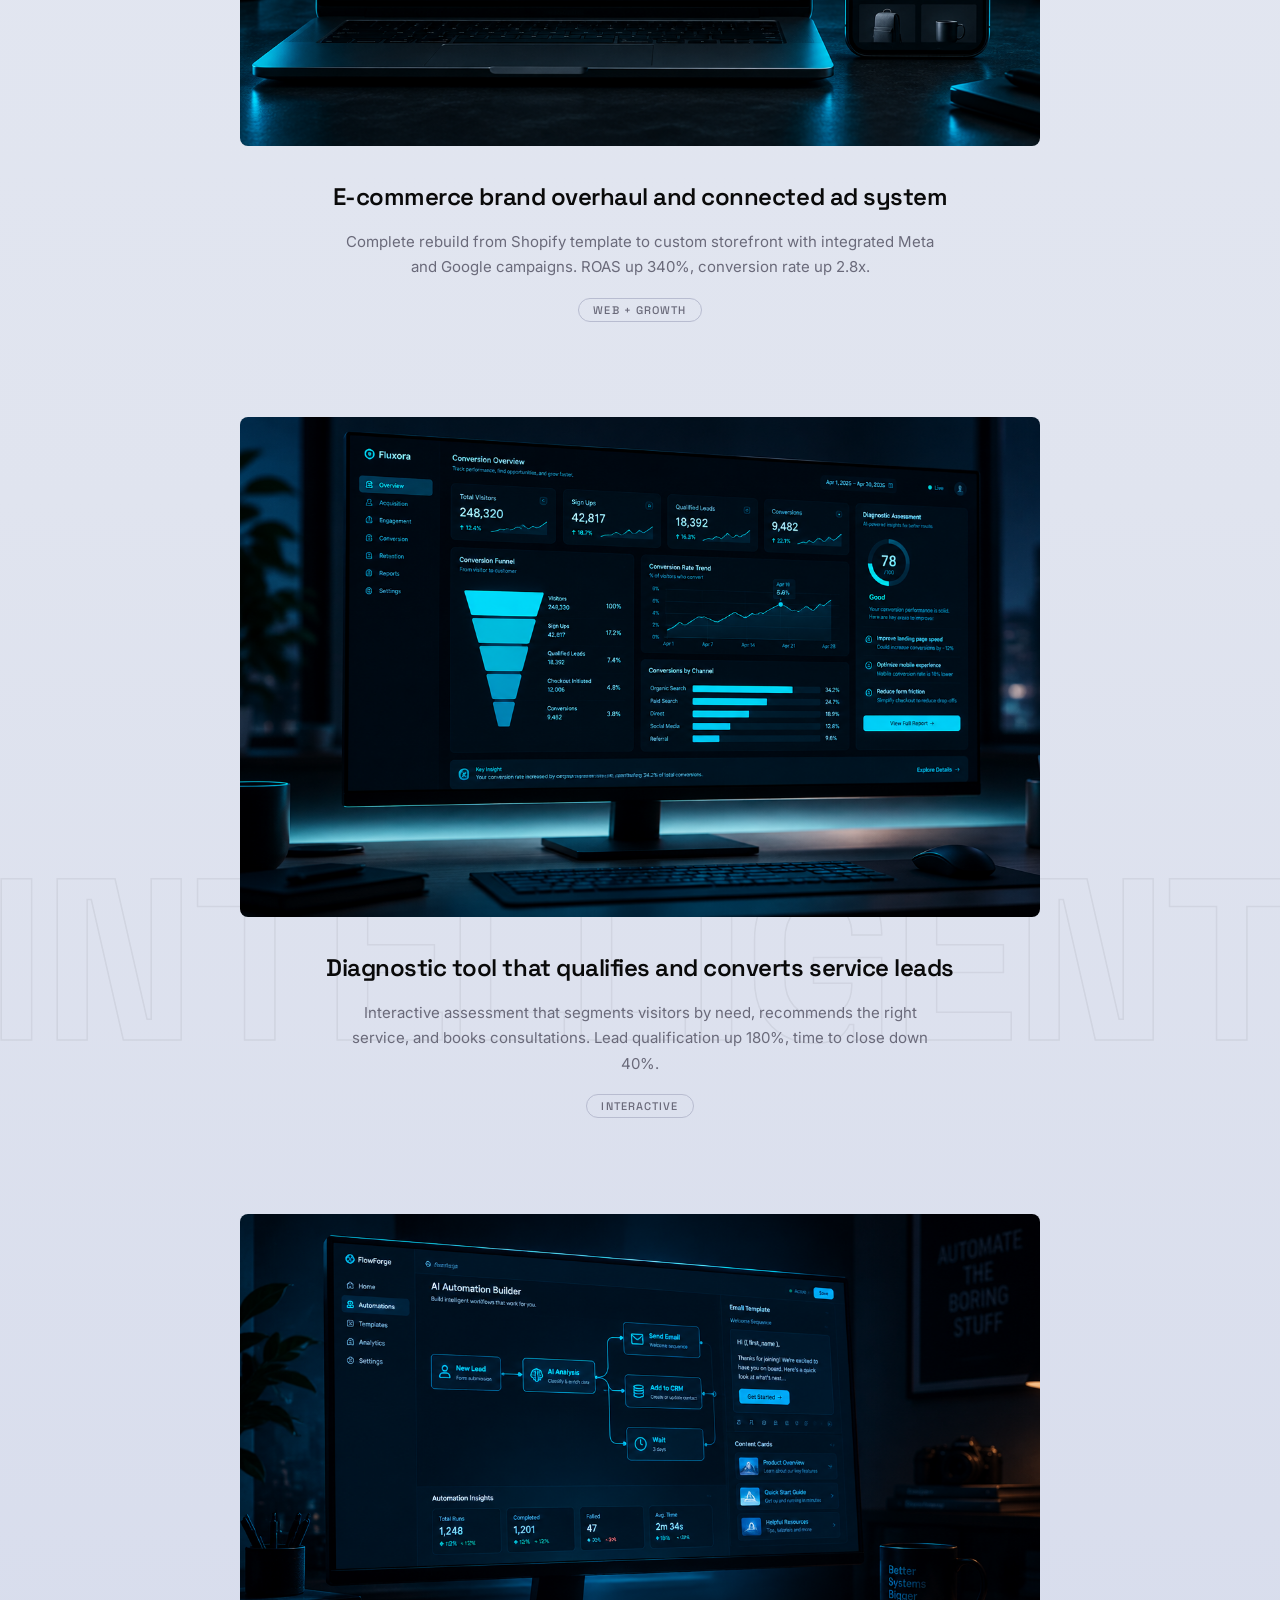
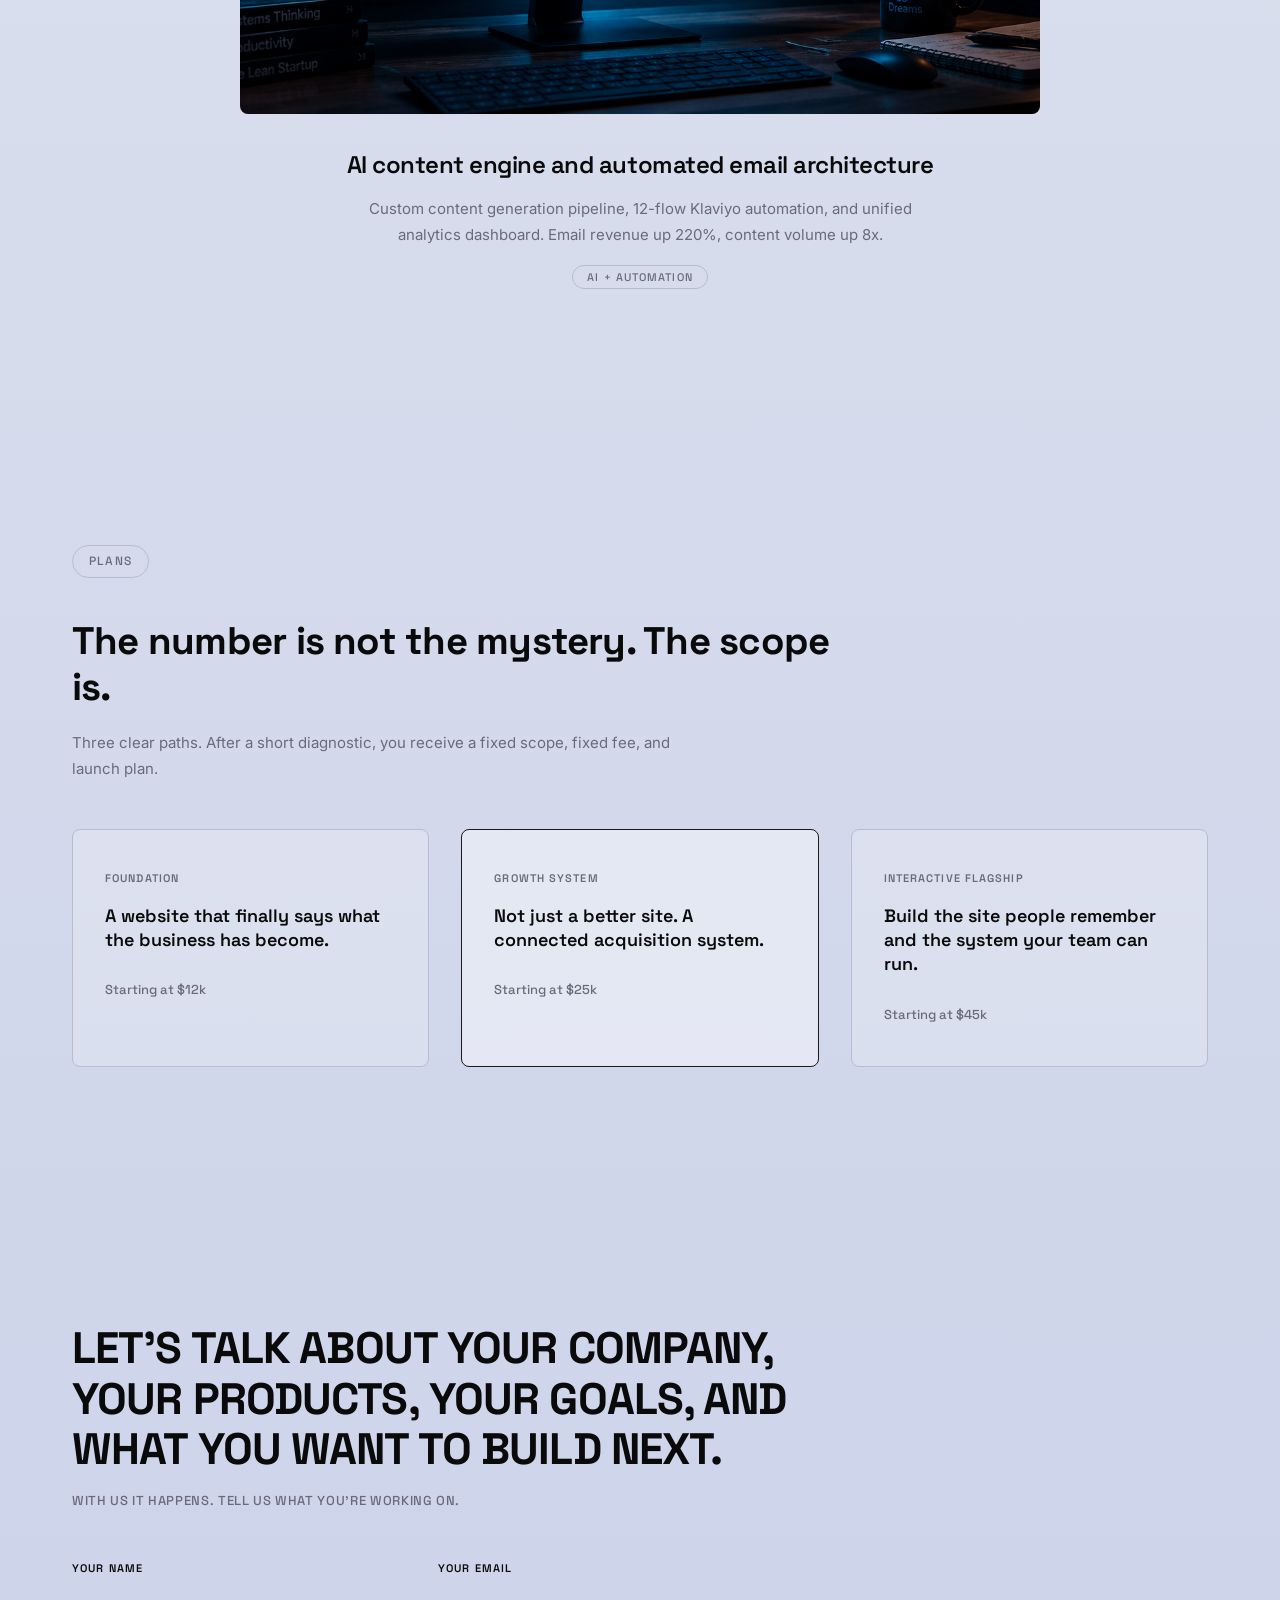
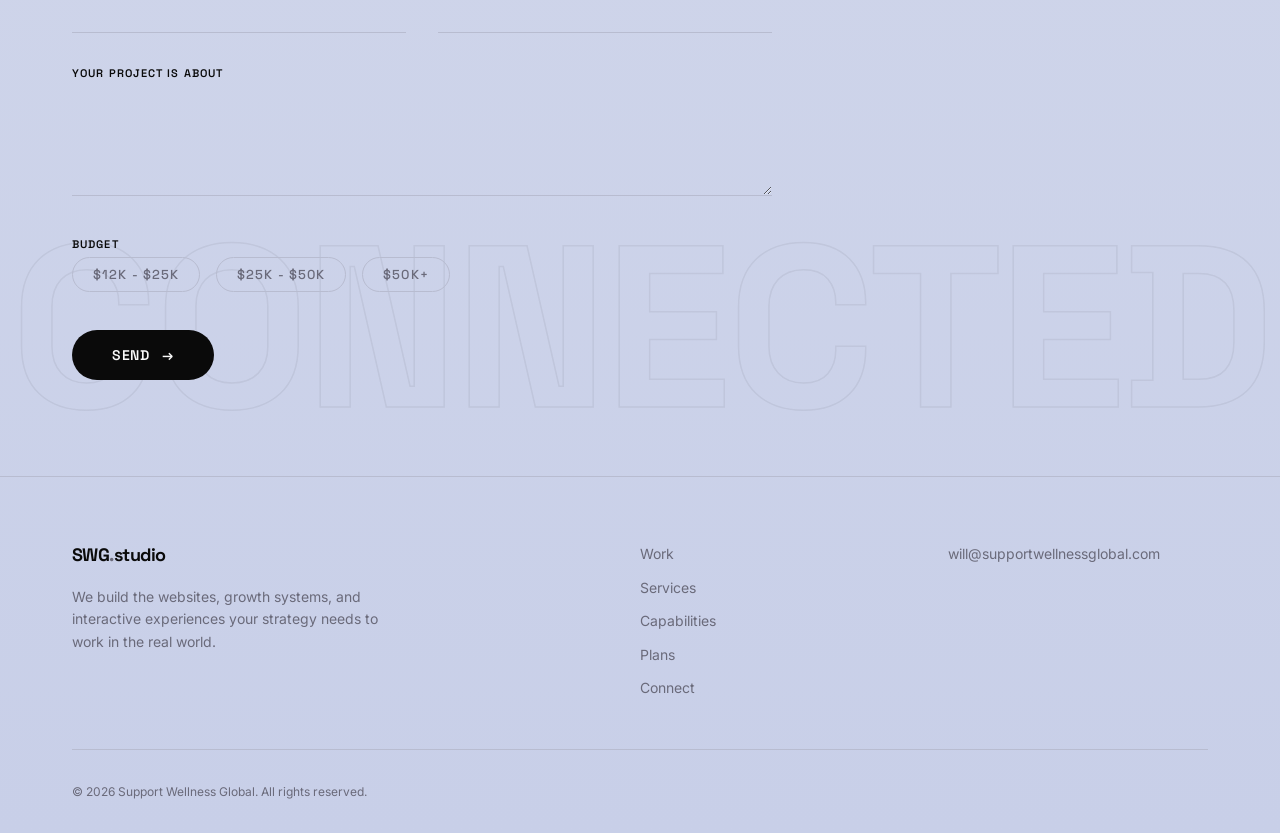
<file: v2/index.html>
<!DOCTYPE html>
<html lang="en">
<head>
  <meta charset="UTF-8">
  <meta name="viewport" content="width=device-width, initial-scale=1.0">
  <title>SWG Studio | Websites, Growth Systems & Interactive Experiences</title>
  <meta name="description" content="SWG Studio helps growing brands shape how their business, products, and systems show up across digital.">
  <meta property="og:title" content="SWG Studio | Digital Systems Lab">
  <meta property="og:description" content="Websites, growth marketing, AI automation, and conversion systems.">
  <meta property="og:type" content="website">
  <link rel="preconnect" href="https://fonts.googleapis.com">
  <link rel="preconnect" href="https://fonts.gstatic.com" crossorigin>
  <link href="https://fonts.googleapis.com/css2?family=Space+Grotesk:wght@400;500;600;700&family=Inter:wght@400;500;600&display=swap" rel="stylesheet">
  <link rel="stylesheet" href="css/style.css">
</head>
<body>

  <!-- ===== NAV ===== -->
  <nav class="nav">
    <div class="nav-inner">
      <a href="/v2/" class="nav-logo">SWG<span class="dot">.</span>studio</a>
      <div class="nav-right">
        <a href="#contact" class="nav-cta">Let's work together</a>
        <button class="nav-menu-toggle" aria-label="Toggle menu" aria-expanded="false">Menu</button>
      </div>
    </div>
  </nav>

  <!-- ===== MOBILE MENU OVERLAY ===== -->
  <div class="menu-overlay" aria-hidden="true">
    <div class="menu-overlay-inner">
      <ul class="menu-links">
        <li><a href="#work">Work</a></li>
        <li><a href="#services">Services</a></li>
        <li><a href="#capabilities">Capabilities</a></li>
        <li><a href="#about">About</a></li>
        <li><a href="#contact">Connect</a></li>
      </ul>
      <div class="menu-footer">
        <a href="mailto:will@supportwellnessglobal.com">will@supportwellnessglobal.com</a>
      </div>
    </div>
  </div>

  <!-- ===== HERO ===== -->
  <section class="hero" id="home">
    <div class="bg-text bg-text-hero" aria-hidden="true">
      <span>CONNECTED</span>
    </div>
    <div class="container hero-content">
      <h1 class="hero-statement fade-up">
        SWG STUDIO HELPS GROWING BRANDS SHAPE HOW THEIR BUSINESS, PRODUCTS, AND SYSTEMS SHOW UP ACROSS DIGITAL.
      </h1>
      <div class="hero-details fade-up">
        <p class="hero-sub-upper">FROM CUSTOM WEBSITES AND GROWTH SYSTEMS TO AI AUTOMATION AND INTERACTIVE EXPERIENCES, WE BRING STRATEGY, DESIGN, AND TECHNOLOGY TOGETHER TO MAKE THINGS CLEAR, MEASURABLE, AND ENGAGING.</p>
        <p class="hero-sub">We partner with teams at growing brands and established businesses to rethink their digital presence as technology, AI, and customer expectations continue to change.</p>
      </div>
      <div class="scroll-indicator fade-up">
        <span>Scroll</span>
        <svg width="16" height="24" viewBox="0 0 16 24" fill="none" stroke="currentColor" stroke-width="1.5">
          <path d="M8 4v16M2 14l6 6 6-6"/>
        </svg>
      </div>
    </div>
  </section>

  <!-- ===== SERVICES ===== -->
  <section class="section" id="services">
    <div class="bg-text bg-text-services" aria-hidden="true">
      <span>IMMERSIVE</span>
    </div>
    <div class="container">
      <span class="section-label fade-up">Services</span>
      <ul class="services-list">
        <li class="fade-up">Custom Websites</li>
        <li class="fade-up">Growth Marketing Systems</li>
        <li class="fade-up">AI Automation</li>
        <li class="fade-up">Conversion Analytics</li>
        <li class="fade-up">Interactive Experiences</li>
        <li class="fade-up">Campaign Landing Systems</li>
        <li class="fade-up">Email Architecture</li>
        <li class="fade-up">Content Systems</li>
      </ul>
    </div>
  </section>

  <!-- ===== CLIENTS ===== -->
  <section class="section" id="clients">
    <div class="container">
      <span class="section-label fade-up">Clients</span>
      <div class="clients-grid">
        <div class="clients-col fade-up">
          <span>Wellness Brands</span>
          <span>E-commerce DTC</span>
          <span>Health & Nutrition</span>
          <span>SaaS Platforms</span>
          <span>Professional Services</span>
          <span>Manufacturing</span>
          <span>Real Estate</span>
          <span>Local Service Businesses</span>
          <span>Sports & Recreation</span>
        </div>
        <div class="clients-col fade-up">
          <span>Beauty & Skincare</span>
          <span>Food & Beverage</span>
          <span>Technology Startups</span>
          <span>Medical Devices</span>
          <span>Financial Services</span>
          <span>Nonprofit Organizations</span>
          <span>Construction & Trades</span>
          <span>Hospitality</span>
          <span>Education</span>
        </div>
      </div>
    </div>
  </section>

  <!-- ===== TESTIMONIALS ===== -->
  <section class="section testimonials-section">
    <div class="bg-text bg-text-testimonials" aria-hidden="true">
      <span>INTERACTIVE</span>
    </div>
    <div class="container">
      <h2 class="statement-heading fade-up">Great work happens when we work as one team.</h2>
      <p class="statement-sub fade-up">Every engagement is led by someone who has built, measured, and optimized the thing they are recommending. No account managers between you and the work.</p>
      <div class="testimonials-grid">
        <div class="testimonial-card fade-up">
          <div class="testimonial-logo"></div>
          <blockquote>
            "They completely transformed our digital presence. The site finally represents what our business has become, and the connected ad system paid for itself in the first month."
          </blockquote>
          <div class="testimonial-author">
            <strong>Director of Marketing</strong>
            <span>E-commerce Brand</span>
          </div>
        </div>
        <div class="testimonial-card fade-up">
          <div class="testimonial-logo"></div>
          <blockquote>
            "The diagnostic tool they built qualifies leads better than our sales team did manually. We close faster and waste less time on bad-fit prospects."
          </blockquote>
          <div class="testimonial-author">
            <strong>VP of Sales</strong>
            <span>Professional Services</span>
          </div>
        </div>
        <div class="testimonial-card fade-up">
          <div class="testimonial-logo"></div>
          <blockquote>
            "SWG connected our email, our ads, and our site into one system. For the first time, we can actually trace a dollar from campaign to close."
          </blockquote>
          <div class="testimonial-author">
            <strong>Founder & CEO</strong>
            <span>Health & Wellness Brand</span>
          </div>
        </div>
      </div>
    </div>
  </section>

  <!-- ===== CAPABILITIES ===== -->
  <section class="section" id="capabilities">
    <div class="container">
      <span class="section-label fade-up">Capabilities</span>
      <h2 class="statement-heading fade-up">We turn complex products, systems, and stories into clear, distinctive digital experiences that connect attention to revenue.</h2>
      <div class="accordion-list">
        <div class="accordion-item fade-up">
          <button class="accordion-trigger" aria-expanded="false">
            <span class="accordion-title">Custom websites and platforms</span>
            <span class="accordion-arrow">&rarr;</span>
          </button>
          <div class="accordion-content">
            <p>From single-page conversion machines to multi-page CMS-powered platforms. Custom design, responsive development, accessibility-first, built to convert. No templates.</p>
          </div>
        </div>
        <div class="accordion-item fade-up">
          <button class="accordion-trigger" aria-expanded="false">
            <span class="accordion-title">Growth marketing systems</span>
            <span class="accordion-arrow">&rarr;</span>
          </button>
          <div class="accordion-content">
            <p>Campaigns that connect to the site, landing pages that match the ad, email sequences that follow the funnel, and analytics that tell you what happened and what to do next.</p>
          </div>
        </div>
        <div class="accordion-item fade-up">
          <button class="accordion-trigger" aria-expanded="false">
            <span class="accordion-title">AI integrations and automation</span>
            <span class="accordion-arrow">&rarr;</span>
          </button>
          <div class="accordion-content">
            <p>Automated lead qualification, intelligent chatbots, content generation systems, workflow automation, and AI-powered analytics. Build the machine that runs while you sleep.</p>
          </div>
        </div>
        <div class="accordion-item fade-up">
          <button class="accordion-trigger" aria-expanded="false">
            <span class="accordion-title">Interactive experiences</span>
            <span class="accordion-arrow">&rarr;</span>
          </button>
          <div class="accordion-content">
            <p>Diagnostic tools, configurators, calculators, and interactive storytelling. Experiences that qualify visitors, demonstrate value, and convert at rates static pages never will.</p>
          </div>
        </div>
        <div class="accordion-item fade-up">
          <button class="accordion-trigger" aria-expanded="false">
            <span class="accordion-title">Conversion analytics and measurement</span>
            <span class="accordion-arrow">&rarr;</span>
          </button>
          <div class="accordion-content">
            <p>Event tracking that matters, attribution that works, dashboards that drive decisions, and A/B testing that proves the hypothesis. If you cannot measure it, you cannot improve it.</p>
          </div>
        </div>
        <div class="accordion-item fade-up">
          <button class="accordion-trigger" aria-expanded="false">
            <span class="accordion-title">Email architecture and retention</span>
            <span class="accordion-arrow">&rarr;</span>
          </button>
          <div class="accordion-content">
            <p>Klaviyo, Mailchimp, or custom. Welcome flows, abandoned cart recovery, post-purchase sequences, win-back campaigns, and segmentation that treats customers like people.</p>
          </div>
        </div>
      </div>
    </div>
  </section>

  <!-- ===== WORK ===== -->
  <section class="section" id="work">
    <div class="bg-text bg-text-work" aria-hidden="true">
      <span>INTELLIGENT</span>
    </div>
    <div class="container">
      <span class="section-label fade-up">Selected Work</span>
      <div class="work-grid">
        <div class="work-card fade-up">
          <div class="work-card-media">
            <video src="../assets/video/case-study-01.mp4" autoplay loop muted playsinline poster="../assets/img/case-study-01.png"></video>
          </div>
          <div class="work-card-info">
            <h3>E-commerce brand overhaul and connected ad system</h3>
            <p>Complete rebuild from Shopify template to custom storefront with integrated Meta and Google campaigns. ROAS up 340%, conversion rate up 2.8x.</p>
            <span class="work-card-tags">Web + Growth</span>
          </div>
        </div>
        <div class="work-card fade-up">
          <div class="work-card-media">
            <video src="../assets/video/case-study-02.mp4" autoplay loop muted playsinline poster="../assets/img/case-study-02.png"></video>
          </div>
          <div class="work-card-info">
            <h3>Diagnostic tool that qualifies and converts service leads</h3>
            <p>Interactive assessment that segments visitors by need, recommends the right service, and books consultations. Lead qualification up 180%, time to close down 40%.</p>
            <span class="work-card-tags">Interactive</span>
          </div>
        </div>
        <div class="work-card fade-up">
          <div class="work-card-media">
            <video src="../assets/video/case-study-03.mp4" autoplay loop muted playsinline poster="../assets/img/case-study-03.png"></video>
          </div>
          <div class="work-card-info">
            <h3>AI content engine and automated email architecture</h3>
            <p>Custom content generation pipeline, 12-flow Klaviyo automation, and unified analytics dashboard. Email revenue up 220%, content volume up 8x.</p>
            <span class="work-card-tags">AI + Automation</span>
          </div>
        </div>
      </div>
    </div>
  </section>

  <!-- ===== PRICING ===== -->
  <section class="section" id="plans">
    <div class="container">
      <span class="section-label fade-up">Plans</span>
      <h2 class="statement-heading fade-up">The number is not the mystery. The scope is.</h2>
      <p class="statement-sub fade-up">Three clear paths. After a short diagnostic, you receive a fixed scope, fixed fee, and launch plan.</p>
      <div class="plans-row">
        <div class="plan-item fade-up">
          <span class="plan-name">Foundation</span>
          <p class="plan-desc">A website that finally says what the business has become.</p>
          <span class="plan-price">Starting at $12k</span>
        </div>
        <div class="plan-item featured fade-up">
          <span class="plan-name">Growth System</span>
          <p class="plan-desc">Not just a better site. A connected acquisition system.</p>
          <span class="plan-price">Starting at $25k</span>
        </div>
        <div class="plan-item fade-up">
          <span class="plan-name">Interactive Flagship</span>
          <p class="plan-desc">Build the site people remember and the system your team can run.</p>
          <span class="plan-price">Starting at $45k</span>
        </div>
      </div>
    </div>
  </section>

  <!-- ===== CONTACT ===== -->
  <section class="section contact-section" id="contact">
    <div class="bg-text bg-text-contact" aria-hidden="true">
      <span>CONNECTED</span>
    </div>
    <div class="container">
      <h2 class="contact-heading fade-up">LET'S TALK ABOUT YOUR COMPANY, YOUR PRODUCTS, YOUR GOALS, AND WHAT YOU WANT TO BUILD NEXT.</h2>
      <p class="contact-sub fade-up">With us it happens. Tell us what you're working on.</p>
      <form class="contact-form fade-up" action="mailto:will@supportwellnessglobal.com" method="post" enctype="text/plain">
        <div class="form-row">
          <div class="form-group">
            <label for="name">YOUR NAME</label>
            <input type="text" id="name" name="name" required>
          </div>
          <div class="form-group">
            <label for="email">YOUR EMAIL</label>
            <input type="email" id="email" name="email" required>
          </div>
        </div>
        <div class="form-group">
          <label for="project">YOUR PROJECT IS ABOUT</label>
          <textarea id="project" name="project" rows="4"></textarea>
        </div>
        <div class="form-group">
          <label>BUDGET</label>
          <div class="budget-options">
            <label class="budget-option">
              <input type="radio" name="budget" value="12k-25k">
              <span>$12K - $25K</span>
            </label>
            <label class="budget-option">
              <input type="radio" name="budget" value="25k-50k">
              <span>$25K - $50K</span>
            </label>
            <label class="budget-option">
              <input type="radio" name="budget" value="50k+">
              <span>$50K+</span>
            </label>
          </div>
        </div>
        <button type="submit" class="submit-btn">
          Send <span class="arrow">&rarr;</span>
        </button>
      </form>
    </div>
  </section>

  <!-- ===== FOOTER ===== -->
  <footer class="footer">
    <div class="container">
      <div class="footer-grid">
        <div class="footer-col">
          <span class="footer-logo">SWG<span class="dot">.</span>studio</span>
          <p class="footer-tagline">We build the websites, growth systems, and interactive experiences your strategy needs to work in the real world.</p>
        </div>
        <div class="footer-col">
          <ul class="footer-links">
            <li><a href="#work">Work</a></li>
            <li><a href="#services">Services</a></li>
            <li><a href="#capabilities">Capabilities</a></li>
            <li><a href="#plans">Plans</a></li>
            <li><a href="#contact">Connect</a></li>
          </ul>
        </div>
        <div class="footer-col">
          <ul class="footer-links">
            <li><a href="mailto:will@supportwellnessglobal.com">will@supportwellnessglobal.com</a></li>
          </ul>
        </div>
      </div>
      <div class="footer-bottom">
        <span>&copy; 2026 Support Wellness Global. All rights reserved.</span>
      </div>
    </div>
  </footer>

  <script src="js/main.js"></script>
</body>
</html>
</file>
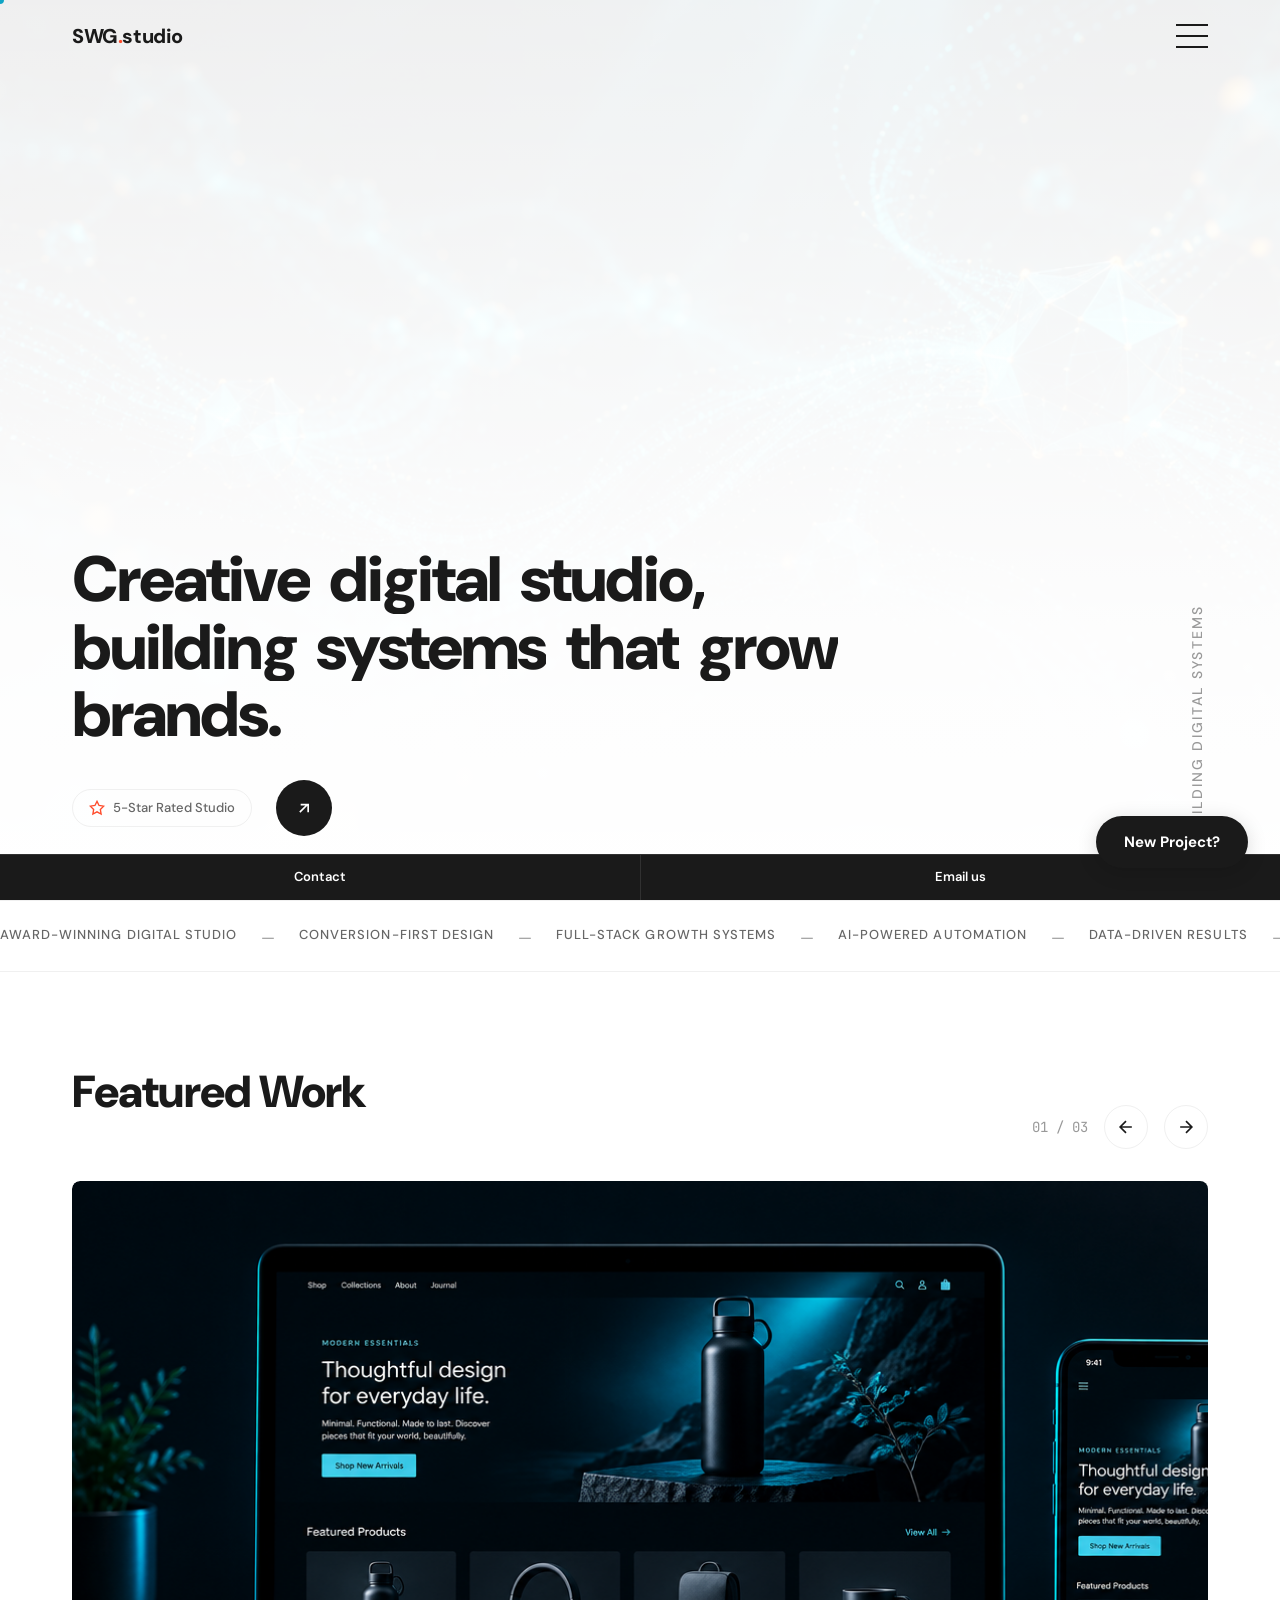
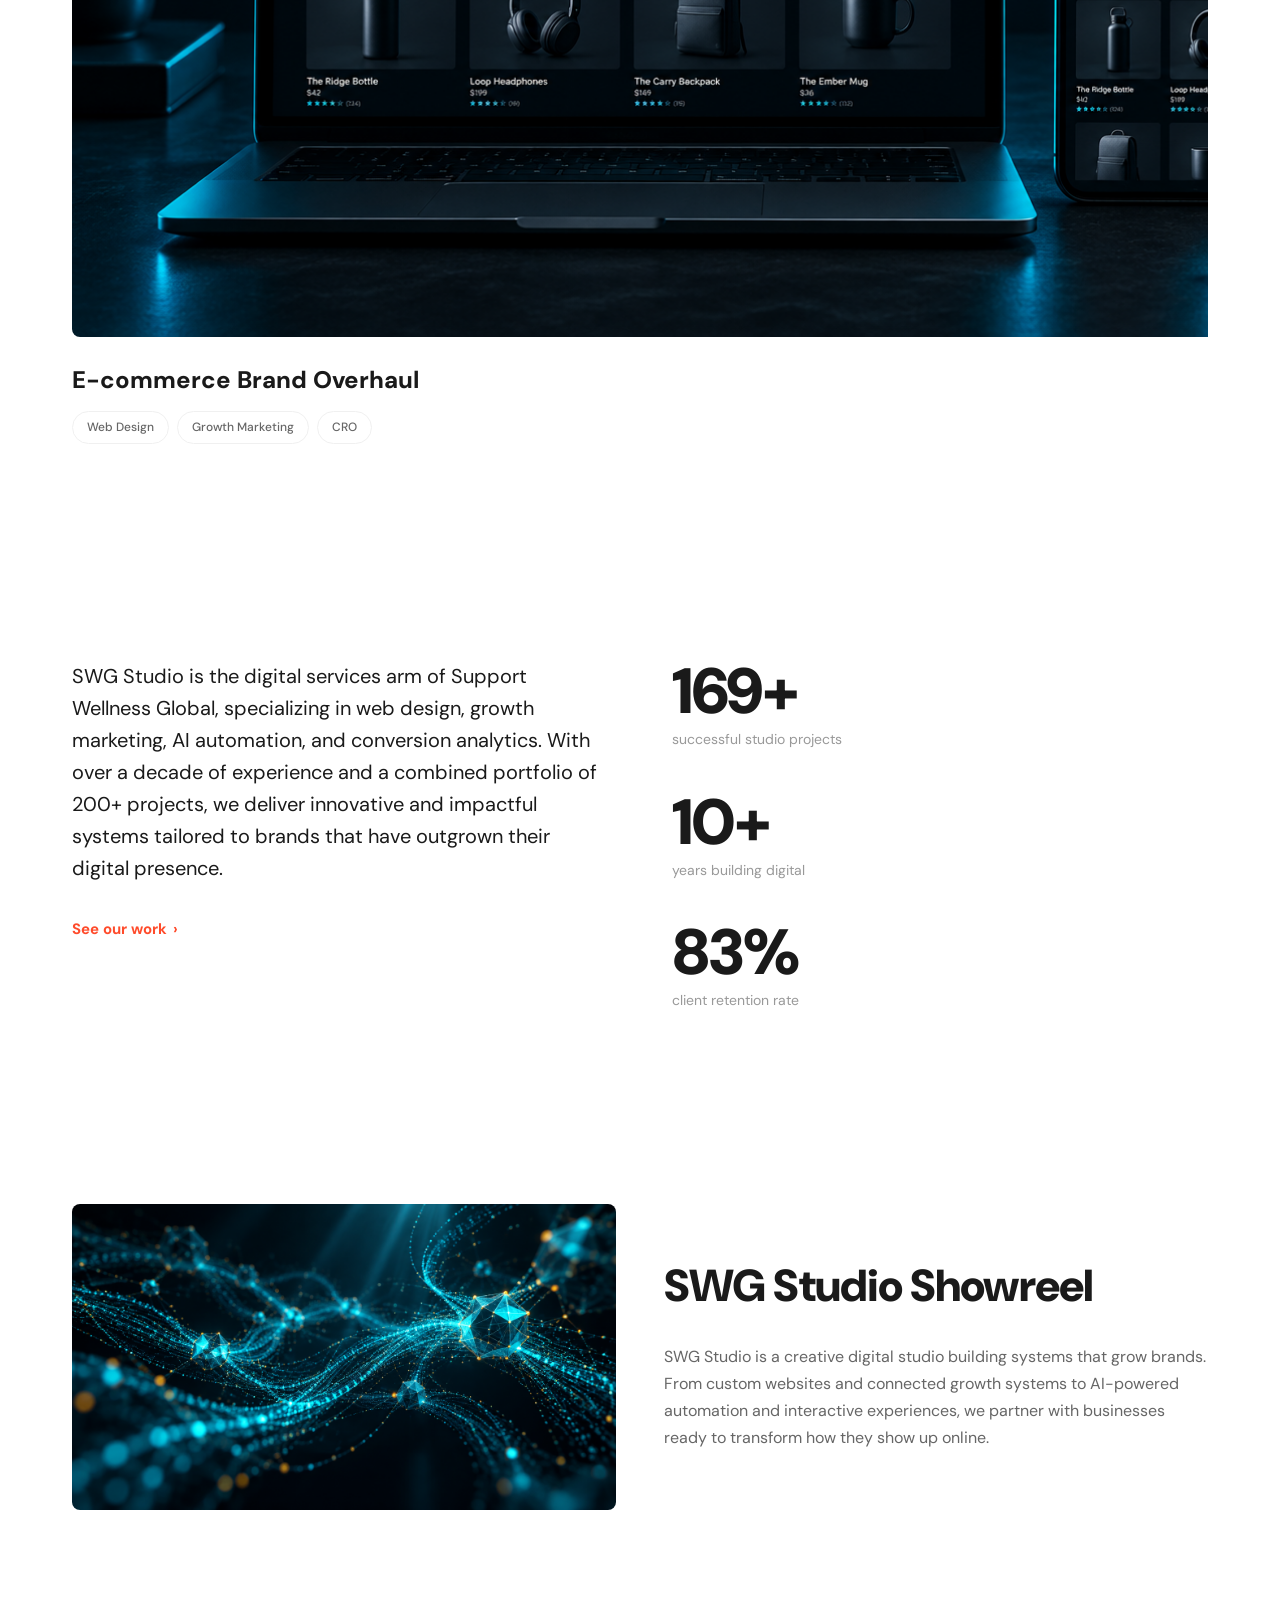
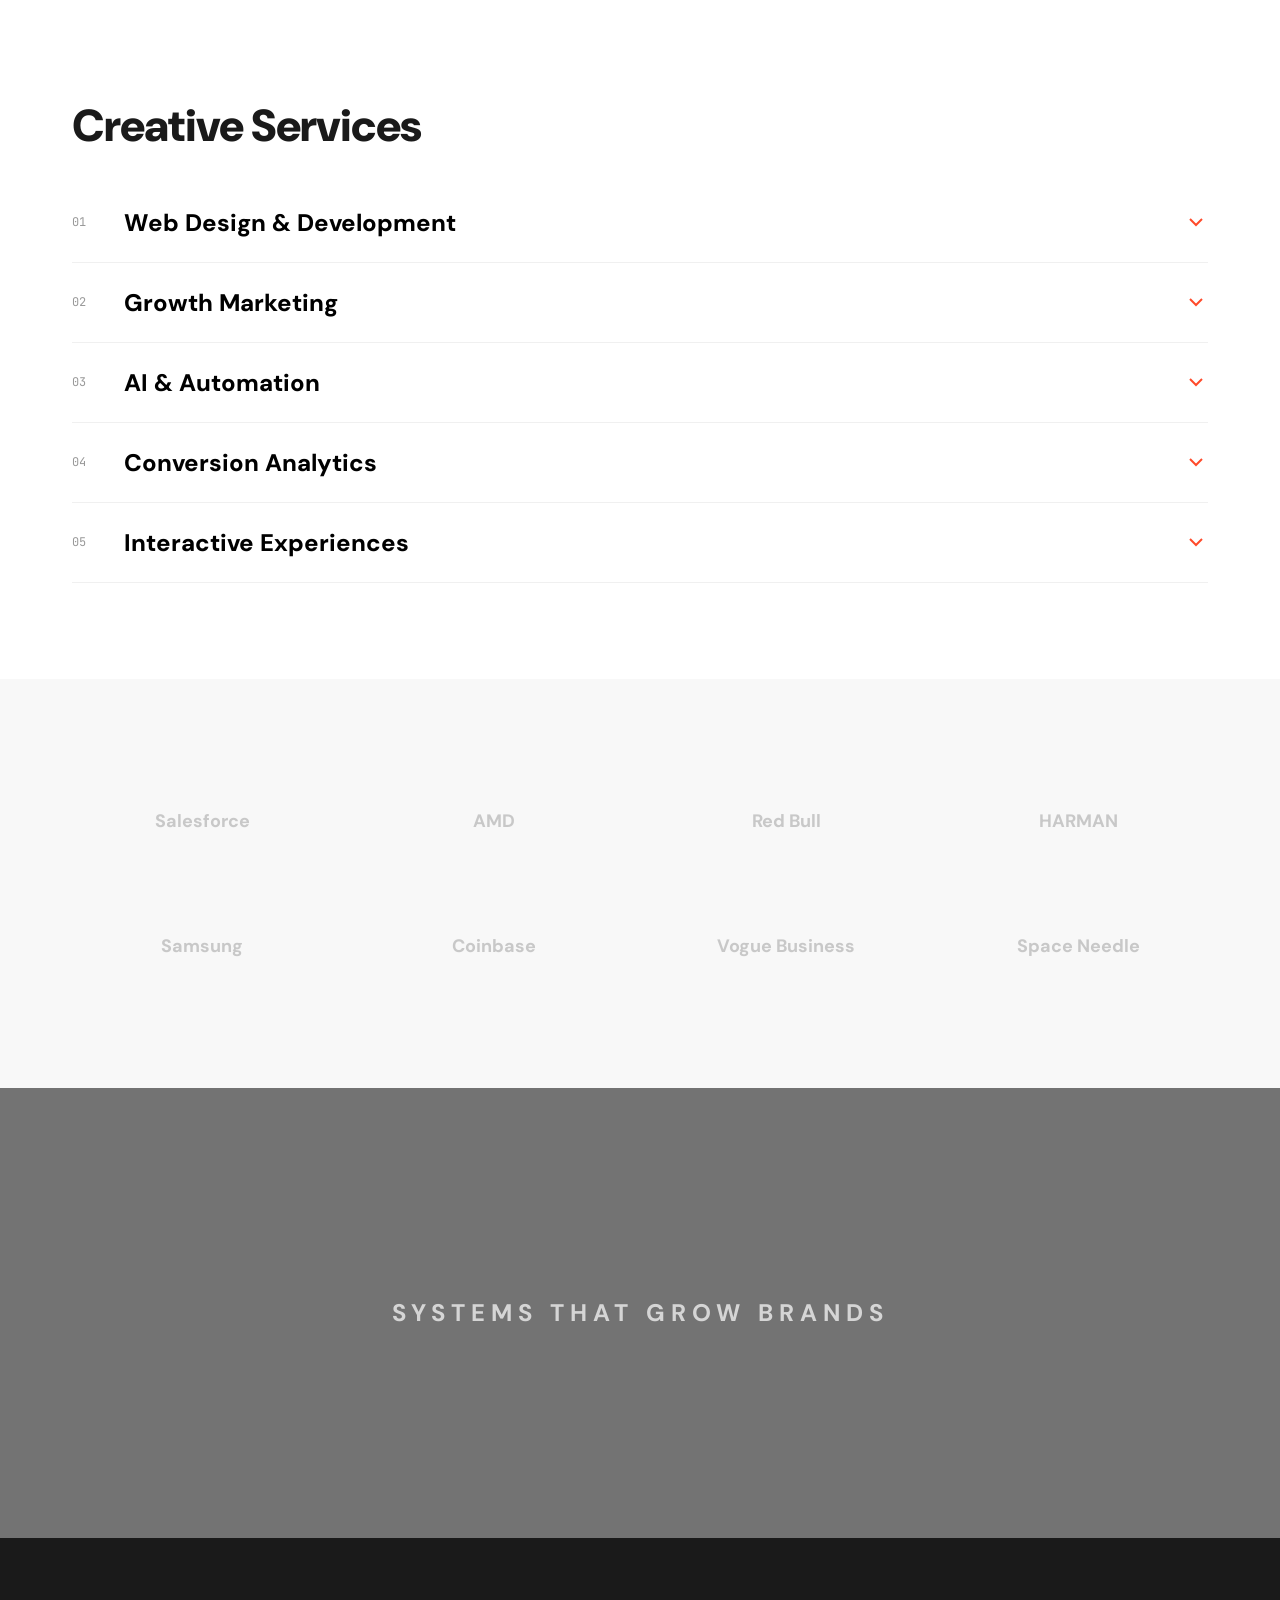
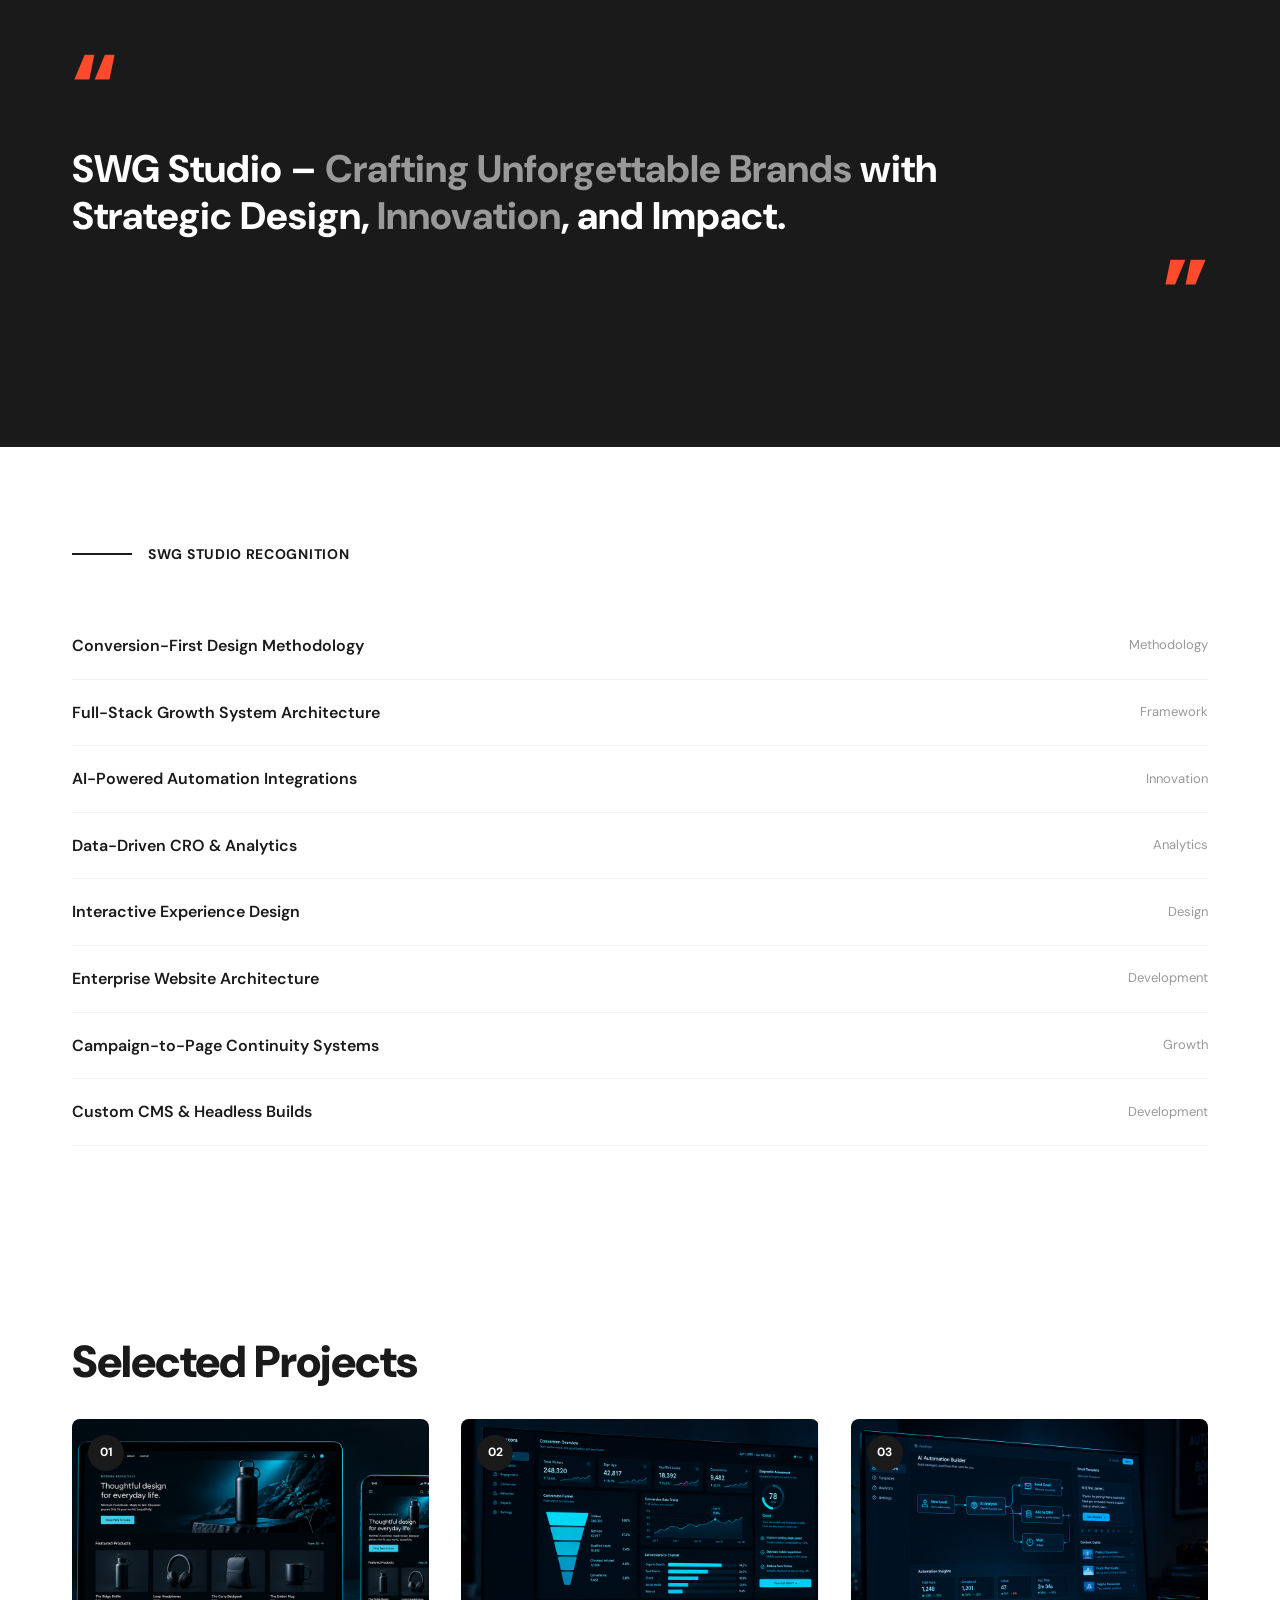
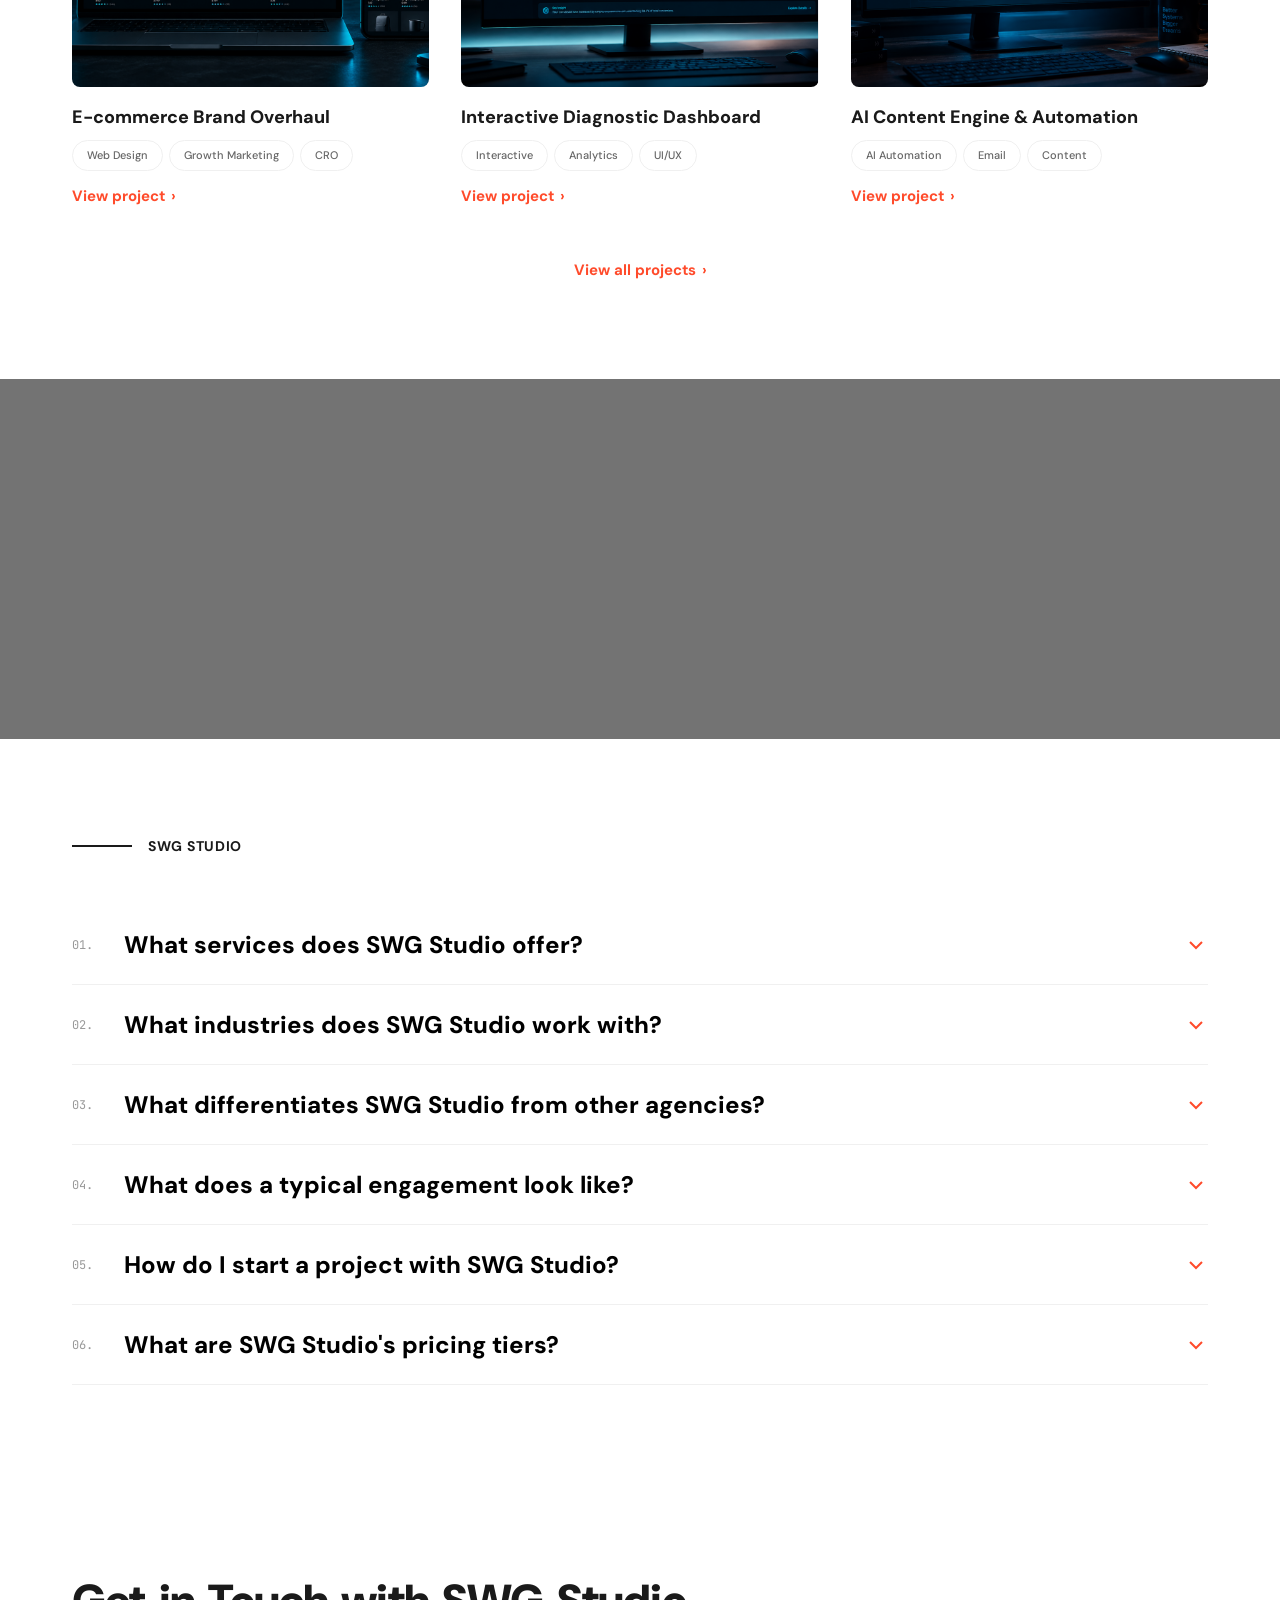
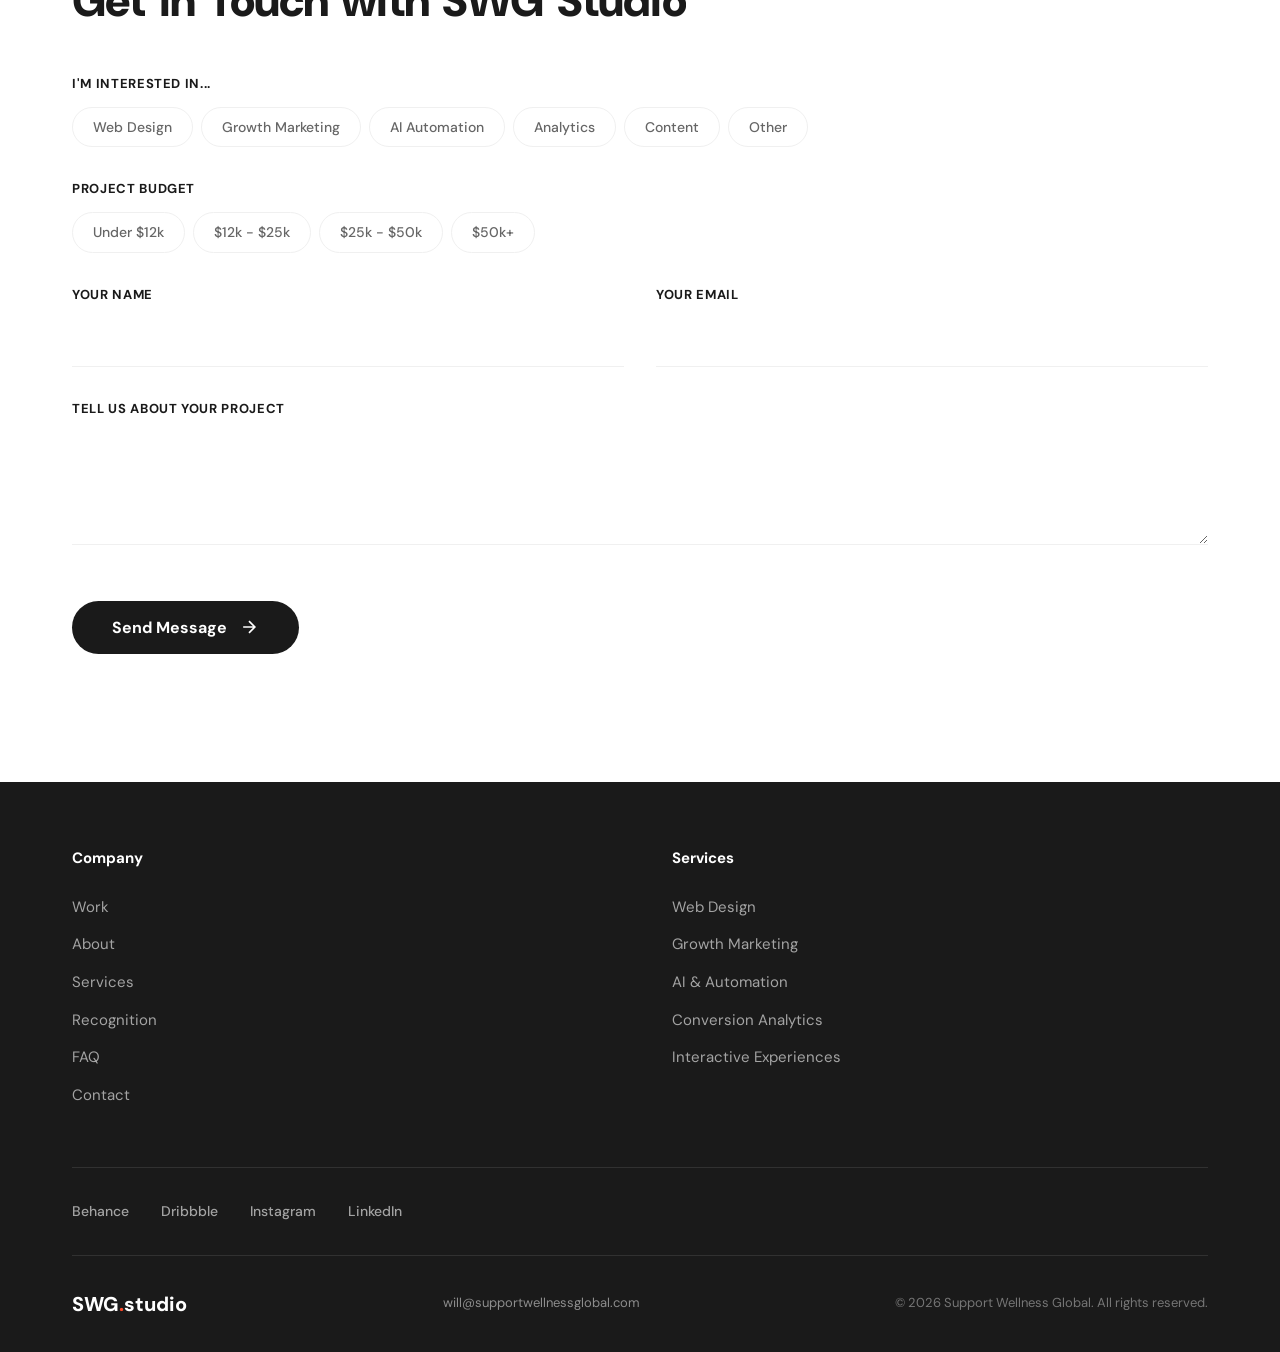
<file: v3/index.html>
<!DOCTYPE html>
<html lang="en">
<head>
  <meta charset="UTF-8">
  <meta name="viewport" content="width=device-width, initial-scale=1.0">
  <title>SWG Studio | Creative Digital Studio Building Systems That Grow Brands</title>
  <meta name="description" content="SWG Studio is a creative digital studio specializing in web design, growth marketing, AI automation, and conversion analytics. We build systems that grow brands.">
  <meta property="og:title" content="SWG Studio | Digital Systems That Grow Brands">
  <meta property="og:description" content="Web design, growth marketing, AI automation, and conversion analytics. We build systems that grow brands.">
  <meta property="og:type" content="website">
  <link rel="preconnect" href="https://fonts.googleapis.com">
  <link rel="preconnect" href="https://fonts.gstatic.com" crossorigin>
  <link href="https://fonts.googleapis.com/css2?family=DM+Sans:ital,opsz,wght@0,9..40,400;0,9..40,500;0,9..40,700;0,9..40,800;0,9..40,900;1,9..40,400;1,9..40,500&family=JetBrains+Mono:wght@400;500&display=swap" rel="stylesheet">
  <link rel="stylesheet" href="css/style.css">
  <script type="application/ld+json">
  {
    "@context": "https://schema.org",
    "@type": "Organization",
    "name": "SWG Studio",
    "description": "Creative digital studio: web design, growth marketing, AI automation, and conversion analytics.",
    "url": "https://swg.studio"
  }
  </script>
</head>
<body>

  <!-- ===== NAV ===== -->
  <nav class="nav" id="nav">
    <div class="nav-inner">
      <a href="/v3/" class="nav-logo" aria-label="SWG Studio home">
        SWG<span class="logo-accent">.</span>studio
      </a>
      <button class="nav-toggle" id="nav-toggle" aria-label="Toggle menu" aria-expanded="false">
        <span></span>
        <span></span>
        <span></span>
      </button>
    </div>
  </nav>

  <!-- ===== MOBILE MENU OVERLAY ===== -->
  <div class="mobile-menu" id="mobile-menu" aria-hidden="true">
    <ul class="mobile-menu-links">
      <li><a href="#work">Work</a></li>
      <li><a href="#about">About</a></li>
      <li><a href="#services">Services</a></li>
      <li><a href="#recognition">Recognition</a></li>
      <li><a href="#faq">FAQ</a></li>
      <li><a href="#contact">Contact</a></li>
    </ul>
  </div>

  <!-- ===== FLOATING NEW PROJECT PILL ===== -->
  <a href="#contact" class="floating-pill" aria-label="Start a new project">New Project?</a>

  <!-- ===== CUSTOM CURSOR ===== -->
  <div class="cursor" id="cursor"></div>
  <div class="cursor-follower" id="cursor-follower"></div>

  <!-- ===== HERO ===== -->
  <section class="hero" id="home">
    <div class="hero-video-bg">
      <video src="../assets/video/hero-bg.mp4" autoplay loop muted playsinline poster="../assets/img/hero-bg.png"></video>
      <div class="hero-video-overlay"></div>
    </div>
    <div class="container hero-inner">
      <div class="hero-content">
        <h1 class="hero-headline split-text">Creative digital studio, building systems that grow brands.</h1>
        <div class="hero-meta">
          <div class="clutch-badge">
            <svg width="16" height="16" viewBox="0 0 24 24" fill="none" stroke="currentColor" stroke-width="2"><path d="M12 2l3.09 6.26L22 9.27l-5 4.87 1.18 6.88L12 17.77l-6.18 3.25L7 14.14 2 9.27l6.91-1.01L12 2z"/></svg>
            <span>5-Star Rated Studio</span>
          </div>
          <a href="#contact" class="hero-cta-round" aria-label="Contact us">
            <svg width="20" height="20" viewBox="0 0 24 24" fill="none" stroke="currentColor" stroke-width="2"><path d="M7 17l9.2-9.2M17 17V8H8"/></svg>
          </a>
        </div>
      </div>
      <div class="hero-rotated-text" aria-hidden="true">Building digital systems</div>
    </div>
  </section>

  <!-- ===== AWARD TICKER ===== -->
  <div class="ticker" aria-label="Awards and credentials">
    <div class="ticker-track">
      <span class="ticker-item">Award-Winning Digital Studio</span>
      <span class="ticker-sep">&mdash;</span>
      <span class="ticker-item">Conversion-First Design</span>
      <span class="ticker-sep">&mdash;</span>
      <span class="ticker-item">Full-Stack Growth Systems</span>
      <span class="ticker-sep">&mdash;</span>
      <span class="ticker-item">AI-Powered Automation</span>
      <span class="ticker-sep">&mdash;</span>
      <span class="ticker-item">Data-Driven Results</span>
      <span class="ticker-sep">&mdash;</span>
      <span class="ticker-item">Award-Winning Digital Studio</span>
      <span class="ticker-sep">&mdash;</span>
      <span class="ticker-item">Conversion-First Design</span>
      <span class="ticker-sep">&mdash;</span>
      <span class="ticker-item">Full-Stack Growth Systems</span>
      <span class="ticker-sep">&mdash;</span>
      <span class="ticker-item">AI-Powered Automation</span>
      <span class="ticker-sep">&mdash;</span>
      <span class="ticker-item">Data-Driven Results</span>
      <span class="ticker-sep">&mdash;</span>
    </div>
  </div>

  <!-- ===== FEATURED WORK CAROUSEL ===== -->
  <section class="section carousel-section" id="work">
    <div class="container">
      <div class="carousel-header">
        <h2 class="section-heading reveal-text">Featured Work</h2>
        <div class="carousel-controls">
          <span class="carousel-counter"><span id="carousel-current">01</span> / <span id="carousel-total">03</span></span>
          <button class="carousel-btn" id="carousel-prev" aria-label="Previous slide">
            <svg width="20" height="20" viewBox="0 0 24 24" fill="none" stroke="currentColor" stroke-width="2"><path d="M19 12H5M12 19l-7-7 7-7"/></svg>
          </button>
          <button class="carousel-btn" id="carousel-next" aria-label="Next slide">
            <svg width="20" height="20" viewBox="0 0 24 24" fill="none" stroke="currentColor" stroke-width="2"><path d="M5 12h14M12 5l7 7-7 7"/></svg>
          </button>
        </div>
      </div>
      <div class="carousel-viewport">
        <div class="carousel-track" id="carousel-track">
          <div class="carousel-slide">
            <div class="slide-media">
              <video src="../assets/video/case-study-01.mp4" autoplay loop muted playsinline poster="../assets/img/case-study-01.png"></video>
            </div>
            <div class="slide-info">
              <h3>E-commerce Brand Overhaul</h3>
              <div class="slide-tags">
                <span class="tag">Web Design</span>
                <span class="tag">Growth Marketing</span>
                <span class="tag">CRO</span>
              </div>
            </div>
          </div>
          <div class="carousel-slide">
            <div class="slide-media">
              <video src="../assets/video/case-study-02.mp4" autoplay loop muted playsinline poster="../assets/img/case-study-02.png"></video>
            </div>
            <div class="slide-info">
              <h3>Interactive Diagnostic Dashboard</h3>
              <div class="slide-tags">
                <span class="tag">Interactive</span>
                <span class="tag">Analytics</span>
                <span class="tag">UI/UX</span>
              </div>
            </div>
          </div>
          <div class="carousel-slide">
            <div class="slide-media">
              <video src="../assets/video/case-study-03.mp4" autoplay loop muted playsinline poster="../assets/img/case-study-03.png"></video>
            </div>
            <div class="slide-info">
              <h3>AI Content Engine & Automation</h3>
              <div class="slide-tags">
                <span class="tag">AI Automation</span>
                <span class="tag">Email</span>
                <span class="tag">Content</span>
              </div>
            </div>
          </div>
        </div>
      </div>
    </div>
  </section>

  <!-- ===== ABOUT ===== -->
  <section class="section about-section" id="about">
    <div class="container">
      <div class="about-grid">
        <div class="about-text">
          <p class="about-body reveal-text">SWG Studio is the digital services arm of Support Wellness Global, specializing in web design, growth marketing, AI automation, and conversion analytics. With over a decade of experience and a combined portfolio of 200+ projects, we deliver innovative and impactful systems tailored to brands that have outgrown their digital presence.</p>
          <a href="#work" class="text-link">See our work <span>&rsaquo;</span></a>
        </div>
        <div class="about-stats">
          <div class="stat-item">
            <span class="stat-number" data-count="200" data-suffix="+">0</span>
            <span class="stat-label">successful studio projects</span>
          </div>
          <div class="stat-item">
            <span class="stat-number" data-count="12" data-suffix="+">0</span>
            <span class="stat-label">years building digital</span>
          </div>
          <div class="stat-item">
            <span class="stat-number" data-count="98" data-suffix="%">0</span>
            <span class="stat-label">client retention rate</span>
          </div>
        </div>
      </div>
    </div>
  </section>

  <!-- ===== SHOWREEL ===== -->
  <section class="section showreel-section">
    <div class="container">
      <div class="showreel-grid">
        <div class="showreel-video">
          <video src="../assets/video/studio-desk.mp4" autoplay loop muted playsinline poster="../assets/img/hero-bg.png"></video>
        </div>
        <div class="showreel-info">
          <h2 class="section-heading reveal-text">SWG Studio Showreel</h2>
          <p>SWG Studio is a creative digital studio building systems that grow brands. From custom websites and connected growth systems to AI-powered automation and interactive experiences, we partner with businesses ready to transform how they show up online.</p>
        </div>
      </div>
    </div>
  </section>

  <!-- ===== SERVICES ACCORDION ===== -->
  <section class="section services-section" id="services">
    <div class="container">
      <h2 class="section-heading reveal-text">Creative Services</h2>

      <div class="accordion" id="services-accordion">
        <div class="accordion-item">
          <button class="accordion-trigger" aria-expanded="false">
            <span class="accordion-number">01</span>
            <span class="accordion-title">Web Design & Development</span>
            <svg class="accordion-chevron" width="24" height="24" viewBox="0 0 24 24" fill="none" stroke="currentColor" stroke-width="2"><path d="M6 9l6 6 6-6"/></svg>
          </button>
          <div class="accordion-panel">
            <div class="accordion-tags">
              <span class="tag">Custom Design</span>
              <span class="tag">Responsive</span>
              <span class="tag">CMS</span>
              <span class="tag">E-Commerce</span>
              <span class="tag">UI/UX</span>
              <span class="tag">Motion</span>
            </div>
            <p>Custom websites with clear messaging, conversion architecture, responsive performance, and a CMS your team can actually use. No templates. No themes. Built from the problem.</p>
            <a href="#contact" class="text-link">Learn more about Web Design <span>&rsaquo;</span></a>
          </div>
        </div>

        <div class="accordion-item">
          <button class="accordion-trigger" aria-expanded="false">
            <span class="accordion-number">02</span>
            <span class="accordion-title">Growth Marketing</span>
            <svg class="accordion-chevron" width="24" height="24" viewBox="0 0 24 24" fill="none" stroke="currentColor" stroke-width="2"><path d="M6 9l6 6 6-6"/></svg>
          </button>
          <div class="accordion-panel">
            <div class="accordion-tags">
              <span class="tag">Meta Ads</span>
              <span class="tag">Google Ads</span>
              <span class="tag">Landing Pages</span>
              <span class="tag">Email</span>
              <span class="tag">CRO</span>
              <span class="tag">Content</span>
            </div>
            <p>Campaigns that connect to the site, landing pages that match the ad, email sequences that follow the funnel, and analytics that tell you what happened and what to do next.</p>
            <a href="#contact" class="text-link">Learn more about Growth Marketing <span>&rsaquo;</span></a>
          </div>
        </div>

        <div class="accordion-item">
          <button class="accordion-trigger" aria-expanded="false">
            <span class="accordion-number">03</span>
            <span class="accordion-title">AI & Automation</span>
            <svg class="accordion-chevron" width="24" height="24" viewBox="0 0 24 24" fill="none" stroke="currentColor" stroke-width="2"><path d="M6 9l6 6 6-6"/></svg>
          </button>
          <div class="accordion-panel">
            <div class="accordion-tags">
              <span class="tag">AI Agents</span>
              <span class="tag">Workflows</span>
              <span class="tag">Chatbots</span>
              <span class="tag">Content AI</span>
              <span class="tag">Integrations</span>
            </div>
            <p>Automated lead qualification, intelligent chatbots, content generation systems, workflow automation, and AI-powered analytics. Build the machine that runs while you sleep.</p>
            <a href="#contact" class="text-link">Learn more about AI & Automation <span>&rsaquo;</span></a>
          </div>
        </div>

        <div class="accordion-item">
          <button class="accordion-trigger" aria-expanded="false">
            <span class="accordion-number">04</span>
            <span class="accordion-title">Conversion Analytics</span>
            <svg class="accordion-chevron" width="24" height="24" viewBox="0 0 24 24" fill="none" stroke="currentColor" stroke-width="2"><path d="M6 9l6 6 6-6"/></svg>
          </button>
          <div class="accordion-panel">
            <div class="accordion-tags">
              <span class="tag">GA4</span>
              <span class="tag">GTM</span>
              <span class="tag">Attribution</span>
              <span class="tag">A/B Testing</span>
              <span class="tag">Dashboards</span>
            </div>
            <p>Event tracking that matters, attribution that works, dashboards that drive decisions, and A/B testing that proves the hypothesis. If you cannot measure it, you cannot improve it.</p>
            <a href="#contact" class="text-link">Learn more about Conversion Analytics <span>&rsaquo;</span></a>
          </div>
        </div>

        <div class="accordion-item">
          <button class="accordion-trigger" aria-expanded="false">
            <span class="accordion-number">05</span>
            <span class="accordion-title">Interactive Experiences</span>
            <svg class="accordion-chevron" width="24" height="24" viewBox="0 0 24 24" fill="none" stroke="currentColor" stroke-width="2"><path d="M6 9l6 6 6-6"/></svg>
          </button>
          <div class="accordion-panel">
            <div class="accordion-tags">
              <span class="tag">WebGL</span>
              <span class="tag">3D</span>
              <span class="tag">Interactive Tools</span>
              <span class="tag">Motion Design</span>
              <span class="tag">Diagnostics</span>
            </div>
            <p>Custom interactive experiences, diagnostic tools, 3D product storytelling, and motion design. Build the site people remember and the system your team can run.</p>
            <a href="#contact" class="text-link">Learn more about Interactive Experiences <span>&rsaquo;</span></a>
          </div>
        </div>
      </div>
    </div>
  </section>

  <!-- ===== CLIENT LOGOS ===== -->
  <section class="section clients-section">
    <div class="container">
      <div class="clients-grid">
        <div class="client-logo">Salesforce</div>
        <div class="client-logo">AMD</div>
        <div class="client-logo">Red Bull</div>
        <div class="client-logo">HARMAN</div>
        <div class="client-logo">Samsung</div>
        <div class="client-logo">Coinbase</div>
        <div class="client-logo">Vogue Business</div>
        <div class="client-logo">Space Needle</div>
      </div>
    </div>
  </section>

  <!-- ===== VIDEO BREAK ===== -->
  <section class="video-break" data-parallax="0.15">
    <video class="video-break-media" src="../assets/video/mercury-macro.mp4" autoplay loop muted playsinline id="video-break-1"></video>
    <div class="video-break-overlay"></div>
    <div class="video-break-text">
      <span class="video-break-label">Systems that grow brands</span>
    </div>
  </section>

  <!-- ===== BIG QUOTE ===== -->
  <section class="section quote-section">
    <div class="container">
      <div class="quote-marks" aria-hidden="true">&ldquo;</div>
      <blockquote class="big-quote reveal-text">
        SWG Studio &ndash; <span class="quote-highlight">Crafting Unforgettable Brands</span> with Strategic Design, <span class="quote-highlight">Innovation</span>, and Impact.
      </blockquote>
      <div class="quote-marks quote-marks-end" aria-hidden="true">&rdquo;</div>
    </div>
  </section>

  <!-- ===== RECOGNITION ===== -->
  <section class="section recognition-section" id="recognition">
    <div class="container">
      <div class="recognition-header">
        <span class="recognition-rule"></span>
        <span class="recognition-label">SWG Studio Recognition</span>
      </div>
      <div class="recognition-list">
        <div class="recognition-row">
          <span class="recognition-title">Conversion-First Design Methodology</span>
          <span class="recognition-category">Methodology</span>
        </div>
        <div class="recognition-row">
          <span class="recognition-title">Full-Stack Growth System Architecture</span>
          <span class="recognition-category">Framework</span>
        </div>
        <div class="recognition-row">
          <span class="recognition-title">AI-Powered Automation Integrations</span>
          <span class="recognition-category">Innovation</span>
        </div>
        <div class="recognition-row">
          <span class="recognition-title">Data-Driven CRO & Analytics</span>
          <span class="recognition-category">Analytics</span>
        </div>
        <div class="recognition-row">
          <span class="recognition-title">Interactive Experience Design</span>
          <span class="recognition-category">Design</span>
        </div>
        <div class="recognition-row">
          <span class="recognition-title">Enterprise Website Architecture</span>
          <span class="recognition-category">Development</span>
        </div>
        <div class="recognition-row">
          <span class="recognition-title">Campaign-to-Page Continuity Systems</span>
          <span class="recognition-category">Growth</span>
        </div>
        <div class="recognition-row">
          <span class="recognition-title">Custom CMS & Headless Builds</span>
          <span class="recognition-category">Development</span>
        </div>
      </div>
    </div>
  </section>

  <!-- ===== WORK GRID ===== -->
  <section class="section work-grid-section">
    <div class="container">
      <h2 class="section-heading reveal-text">Selected Projects</h2>
      <div class="work-grid">
        <div class="work-card stagger-item">
          <div class="work-card-badge">01</div>
          <div class="work-card-media">
            <video src="../assets/video/case-study-01.mp4" autoplay loop muted playsinline poster="../assets/img/case-study-01.png"></video>
          </div>
          <h3>E-commerce Brand Overhaul</h3>
          <div class="work-card-tags">
            <span class="tag">Web Design</span>
            <span class="tag">Growth Marketing</span>
            <span class="tag">CRO</span>
          </div>
          <a href="#contact" class="text-link magnetic">View project <span>&rsaquo;</span></a>
        </div>
        <div class="work-card stagger-item">
          <div class="work-card-badge">02</div>
          <div class="work-card-media">
            <video src="../assets/video/case-study-02.mp4" autoplay loop muted playsinline poster="../assets/img/case-study-02.png"></video>
          </div>
          <h3>Interactive Diagnostic Dashboard</h3>
          <div class="work-card-tags">
            <span class="tag">Interactive</span>
            <span class="tag">Analytics</span>
            <span class="tag">UI/UX</span>
          </div>
          <a href="#contact" class="text-link magnetic">View project <span>&rsaquo;</span></a>
        </div>
        <div class="work-card stagger-item">
          <div class="work-card-badge">03</div>
          <div class="work-card-media">
            <video src="../assets/video/case-study-03.mp4" autoplay loop muted playsinline poster="../assets/img/case-study-03.png"></video>
          </div>
          <h3>AI Content Engine & Automation</h3>
          <div class="work-card-tags">
            <span class="tag">AI Automation</span>
            <span class="tag">Email</span>
            <span class="tag">Content</span>
          </div>
          <a href="#contact" class="text-link magnetic">View project <span>&rsaquo;</span></a>
        </div>
      </div>
      <div class="work-grid-footer">
        <a href="#work" class="text-link">View all projects <span>&rsaquo;</span></a>
      </div>
    </div>
  </section>

  <!-- ===== VIDEO BREAK 2 ===== -->
  <section class="video-break video-break-alt" data-parallax="0.15">
    <video class="video-break-media" src="../assets/video/data-flow.mp4" autoplay loop muted playsinline id="video-break-2"></video>
    <div class="video-break-overlay"></div>
  </section>

  <!-- ===== FAQ ===== -->
  <section class="section faq-section" id="faq">
    <div class="container">
      <div class="recognition-header">
        <span class="recognition-rule"></span>
        <span class="recognition-label">SWG Studio</span>
      </div>
      <div class="accordion" id="faq-accordion">
        <div class="accordion-item">
          <button class="accordion-trigger" aria-expanded="false">
            <span class="accordion-number">01.</span>
            <span class="accordion-title">What services does SWG Studio offer?</span>
            <svg class="accordion-chevron" width="24" height="24" viewBox="0 0 24 24" fill="none" stroke="currentColor" stroke-width="2"><path d="M6 9l6 6 6-6"/></svg>
          </button>
          <div class="accordion-panel">
            <p>SWG Studio offers five core services:</p>
            <ul>
              <li>Web Design & Development</li>
              <li>Growth Marketing</li>
              <li>AI & Automation</li>
              <li>Conversion Analytics</li>
              <li>Interactive Experiences</li>
            </ul>
          </div>
        </div>
        <div class="accordion-item">
          <button class="accordion-trigger" aria-expanded="false">
            <span class="accordion-number">02.</span>
            <span class="accordion-title">What industries does SWG Studio work with?</span>
            <svg class="accordion-chevron" width="24" height="24" viewBox="0 0 24 24" fill="none" stroke="currentColor" stroke-width="2"><path d="M6 9l6 6 6-6"/></svg>
          </button>
          <div class="accordion-panel">
            <p>We work across e-commerce, health & wellness, professional services, SaaS, and consumer brands. Our systems-first approach adapts to any industry where digital presence drives revenue.</p>
          </div>
        </div>
        <div class="accordion-item">
          <button class="accordion-trigger" aria-expanded="false">
            <span class="accordion-number">03.</span>
            <span class="accordion-title">What differentiates SWG Studio from other agencies?</span>
            <svg class="accordion-chevron" width="24" height="24" viewBox="0 0 24 24" fill="none" stroke="currentColor" stroke-width="2"><path d="M6 9l6 6 6-6"/></svg>
          </button>
          <div class="accordion-panel">
            <p>Five pillars define our approach:</p>
            <ul>
              <li><strong>Systems Thinking</strong> &ndash; Every piece we build connects to the others.</li>
              <li><strong>Conversion Architecture</strong> &ndash; Design decisions driven by data, not trends.</li>
              <li><strong>AI-Native Workflow</strong> &ndash; Automation built into the foundation, not bolted on.</li>
              <li><strong>Senior Operators</strong> &ndash; No account managers between you and the builders.</li>
              <li><strong>Measurable Impact</strong> &ndash; If we cannot prove it works, we do not ship it.</li>
            </ul>
          </div>
        </div>
        <div class="accordion-item">
          <button class="accordion-trigger" aria-expanded="false">
            <span class="accordion-number">04.</span>
            <span class="accordion-title">What does a typical engagement look like?</span>
            <svg class="accordion-chevron" width="24" height="24" viewBox="0 0 24 24" fill="none" stroke="currentColor" stroke-width="2"><path d="M6 9l6 6 6-6"/></svg>
          </button>
          <div class="accordion-panel">
            <p>Every engagement follows our four-phase process: Diagnose, Align, Build, Measure. We start with a diagnostic to find the real bottleneck, align on strategy and scope, build the connected system, and measure results to prove it works. Fixed scope, fixed fee, no surprises.</p>
          </div>
        </div>
        <div class="accordion-item">
          <button class="accordion-trigger" aria-expanded="false">
            <span class="accordion-number">05.</span>
            <span class="accordion-title">How do I start a project with SWG Studio?</span>
            <svg class="accordion-chevron" width="24" height="24" viewBox="0 0 24 24" fill="none" stroke="currentColor" stroke-width="2"><path d="M6 9l6 6 6-6"/></svg>
          </button>
          <div class="accordion-panel">
            <p>Fill out the contact form below or email us at will@supportwellnessglobal.com. Tell us where it hurts. We will send back a diagnosis, a recommended plan, and a fixed-fee proposal within 48 hours.</p>
          </div>
        </div>
        <div class="accordion-item">
          <button class="accordion-trigger" aria-expanded="false">
            <span class="accordion-number">06.</span>
            <span class="accordion-title">What are SWG Studio's pricing tiers?</span>
            <svg class="accordion-chevron" width="24" height="24" viewBox="0 0 24 24" fill="none" stroke="currentColor" stroke-width="2"><path d="M6 9l6 6 6-6"/></svg>
          </button>
          <div class="accordion-panel">
            <p>Three clear paths: Foundation (starting at $12k) for businesses that need a website that represents them. Growth System (starting at $25k) for teams that need campaigns and websites to connect. Interactive Flagship (starting at $45k) for brands ready for a signature digital experience.</p>
          </div>
        </div>
      </div>
    </div>
  </section>

  <!-- ===== CONTACT ===== -->
  <section class="section contact-section" id="contact">
    <div class="container">
      <h2 class="contact-heading split-text">Get in Touch with SWG Studio</h2>

      <form class="contact-form" id="contact-form" action="mailto:will@supportwellnessglobal.com" method="post" enctype="text/plain">
        <div class="form-group">
          <label class="form-label">I'm interested in...</label>
          <div class="checkbox-group">
            <label class="checkbox-item"><input type="checkbox" name="interest" value="Web Design"><span>Web Design</span></label>
            <label class="checkbox-item"><input type="checkbox" name="interest" value="Growth Marketing"><span>Growth Marketing</span></label>
            <label class="checkbox-item"><input type="checkbox" name="interest" value="AI Automation"><span>AI Automation</span></label>
            <label class="checkbox-item"><input type="checkbox" name="interest" value="Analytics"><span>Analytics</span></label>
            <label class="checkbox-item"><input type="checkbox" name="interest" value="Content"><span>Content</span></label>
            <label class="checkbox-item"><input type="checkbox" name="interest" value="Other"><span>Other</span></label>
          </div>
        </div>

        <div class="form-group">
          <label class="form-label">Project budget</label>
          <div class="radio-group">
            <label class="radio-item"><input type="radio" name="budget" value="Under $12k"><span>Under $12k</span></label>
            <label class="radio-item"><input type="radio" name="budget" value="$12k-$25k"><span>$12k - $25k</span></label>
            <label class="radio-item"><input type="radio" name="budget" value="$25k-$50k"><span>$25k - $50k</span></label>
            <label class="radio-item"><input type="radio" name="budget" value="$50k+"><span>$50k+</span></label>
          </div>
        </div>

        <div class="form-row">
          <div class="form-group">
            <label class="form-label" for="contact-name">Your Name</label>
            <input type="text" id="contact-name" name="name" class="form-input" required>
          </div>
          <div class="form-group">
            <label class="form-label" for="contact-email">Your Email</label>
            <input type="email" id="contact-email" name="email" class="form-input" required>
          </div>
        </div>

        <div class="form-group">
          <label class="form-label" for="contact-message">Tell us about your project</label>
          <textarea id="contact-message" name="message" class="form-input form-textarea" rows="4"></textarea>
        </div>

        <button type="submit" class="submit-btn magnetic">
          Send Message
          <svg width="20" height="20" viewBox="0 0 24 24" fill="none" stroke="currentColor" stroke-width="2"><path d="M5 12h14M12 5l7 7-7 7"/></svg>
        </button>
      </form>
    </div>
  </section>

  <!-- ===== FOOTER ===== -->
  <footer class="footer">
    <div class="container">
      <div class="footer-grid">
        <div class="footer-col">
          <h4>Company</h4>
          <ul>
            <li><a href="#work">Work</a></li>
            <li><a href="#about">About</a></li>
            <li><a href="#services">Services</a></li>
            <li><a href="#recognition">Recognition</a></li>
            <li><a href="#faq">FAQ</a></li>
            <li><a href="#contact">Contact</a></li>
          </ul>
        </div>
        <div class="footer-col">
          <h4>Services</h4>
          <ul>
            <li><a href="#services">Web Design</a></li>
            <li><a href="#services">Growth Marketing</a></li>
            <li><a href="#services">AI & Automation</a></li>
            <li><a href="#services">Conversion Analytics</a></li>
            <li><a href="#services">Interactive Experiences</a></li>
          </ul>
        </div>
      </div>
      <div class="footer-social">
        <a href="#">Behance</a>
        <a href="#">Dribbble</a>
        <a href="#">Instagram</a>
        <a href="#">LinkedIn</a>
      </div>
      <div class="footer-bottom">
        <div class="footer-logo">SWG<span class="logo-accent">.</span>studio</div>
        <div class="footer-info">
          <span>will@supportwellnessglobal.com</span>
        </div>
        <div class="footer-copy">&copy; 2026 Support Wellness Global. All rights reserved.</div>
      </div>
    </div>
  </footer>

  <!-- ===== BOTTOM CONTACT BAR ===== -->
  <div class="bottom-bar">
    <a href="#contact" class="bottom-bar-link">Contact</a>
    <a href="mailto:will@supportwellnessglobal.com" class="bottom-bar-link">Email us</a>
  </div>

  <script src="js/main.js"></script>
</body>
</html>
</file>
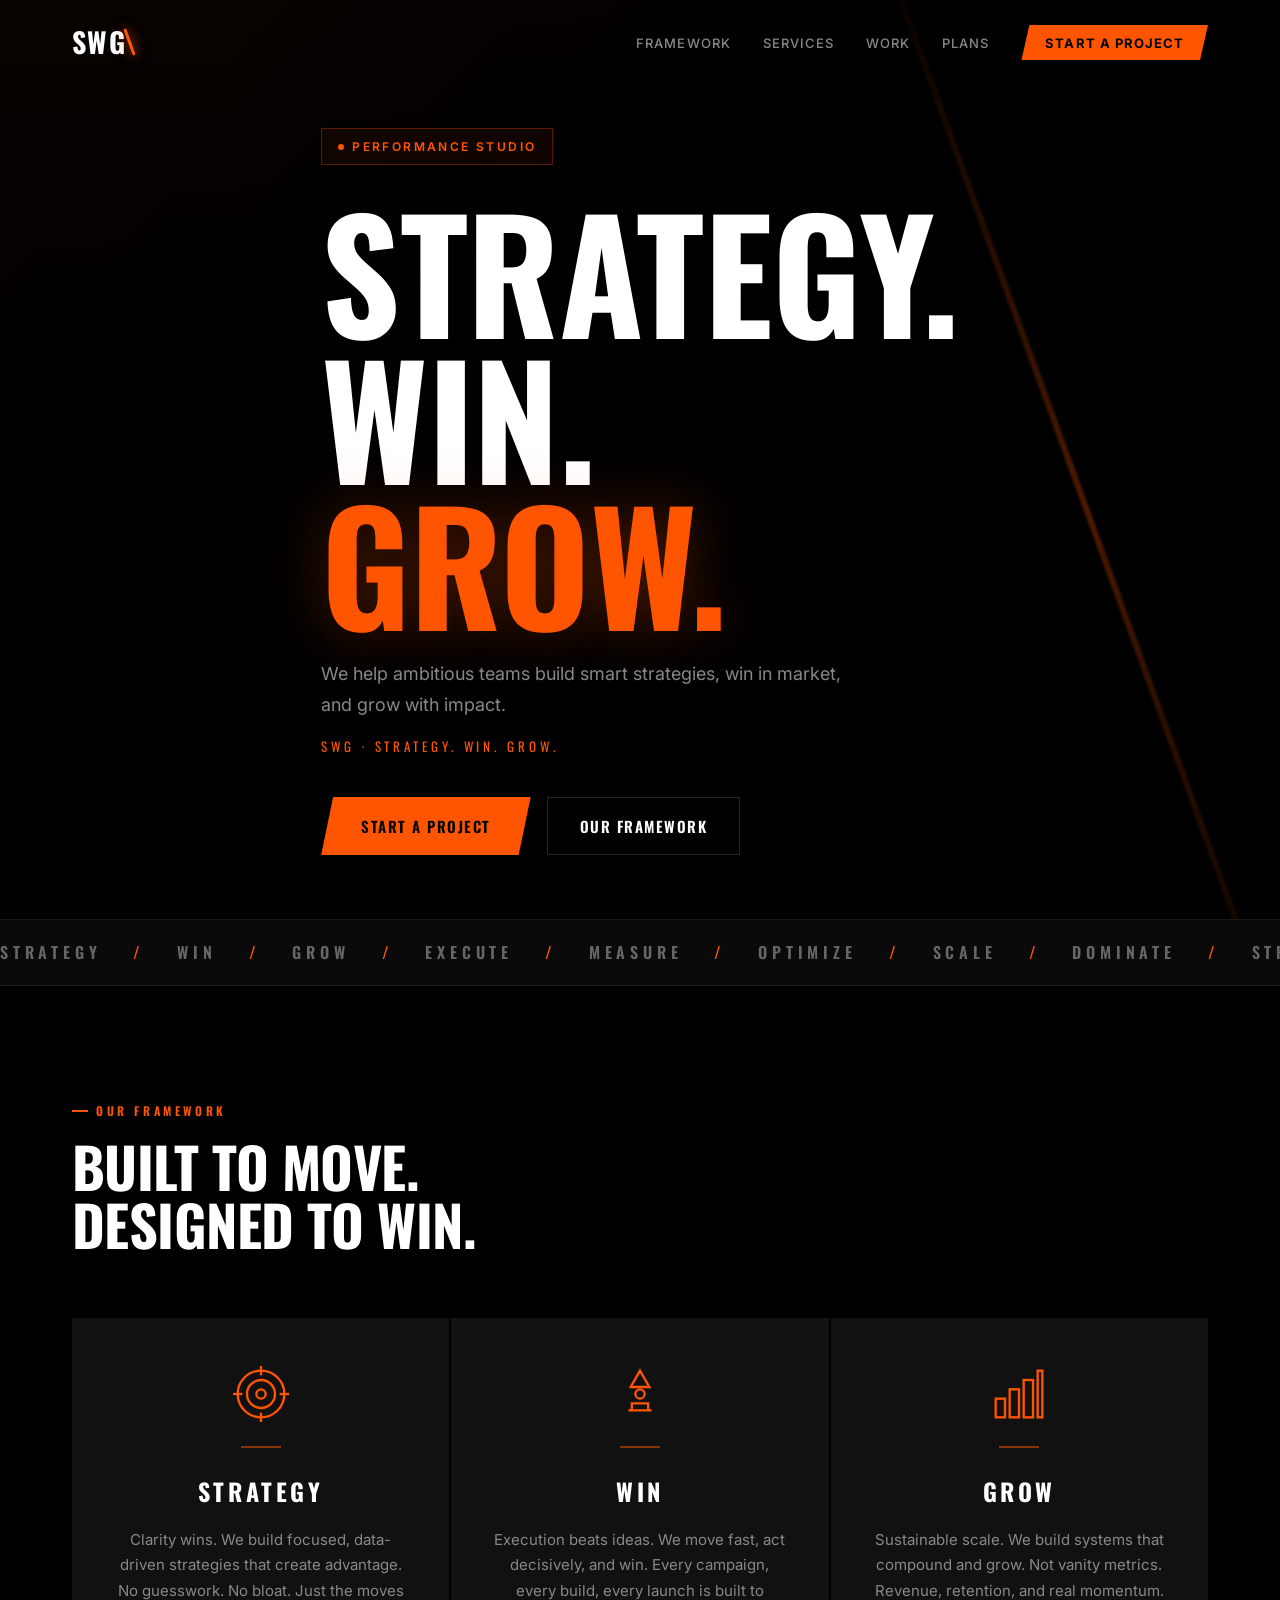
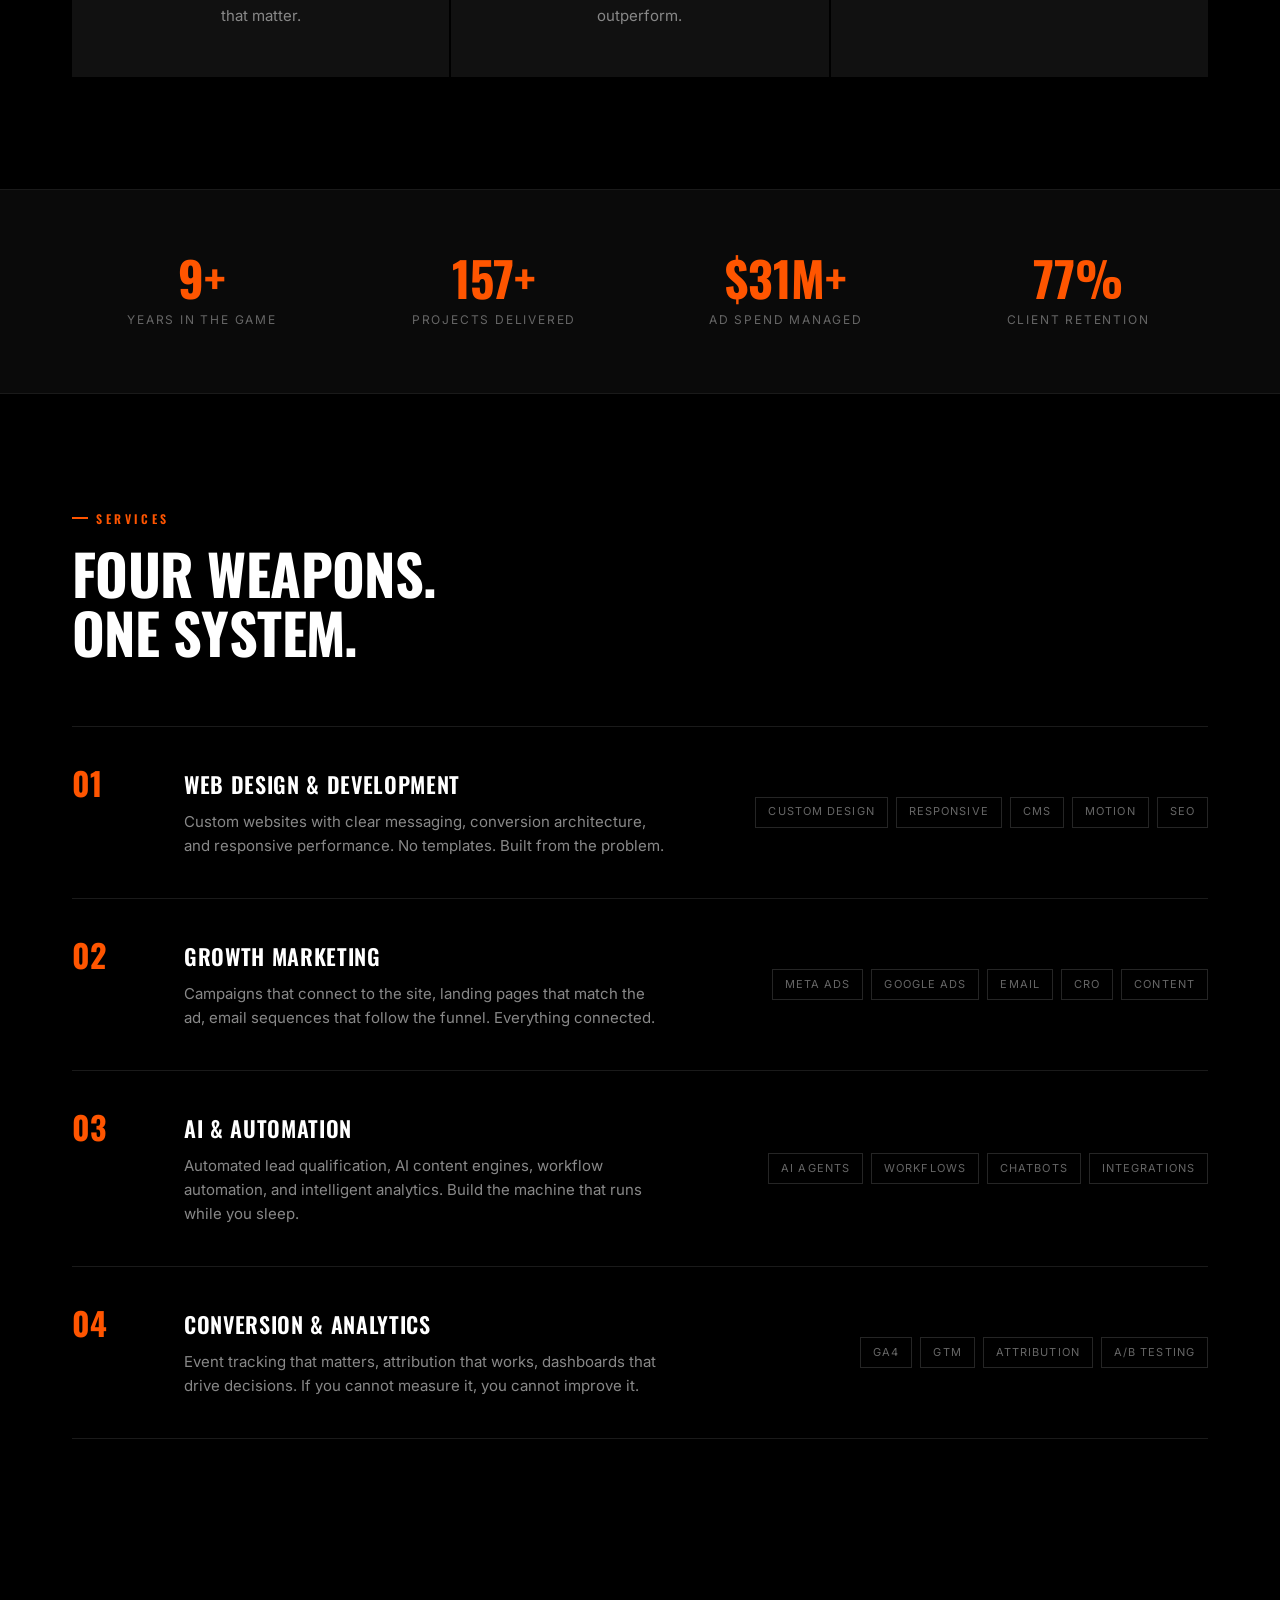
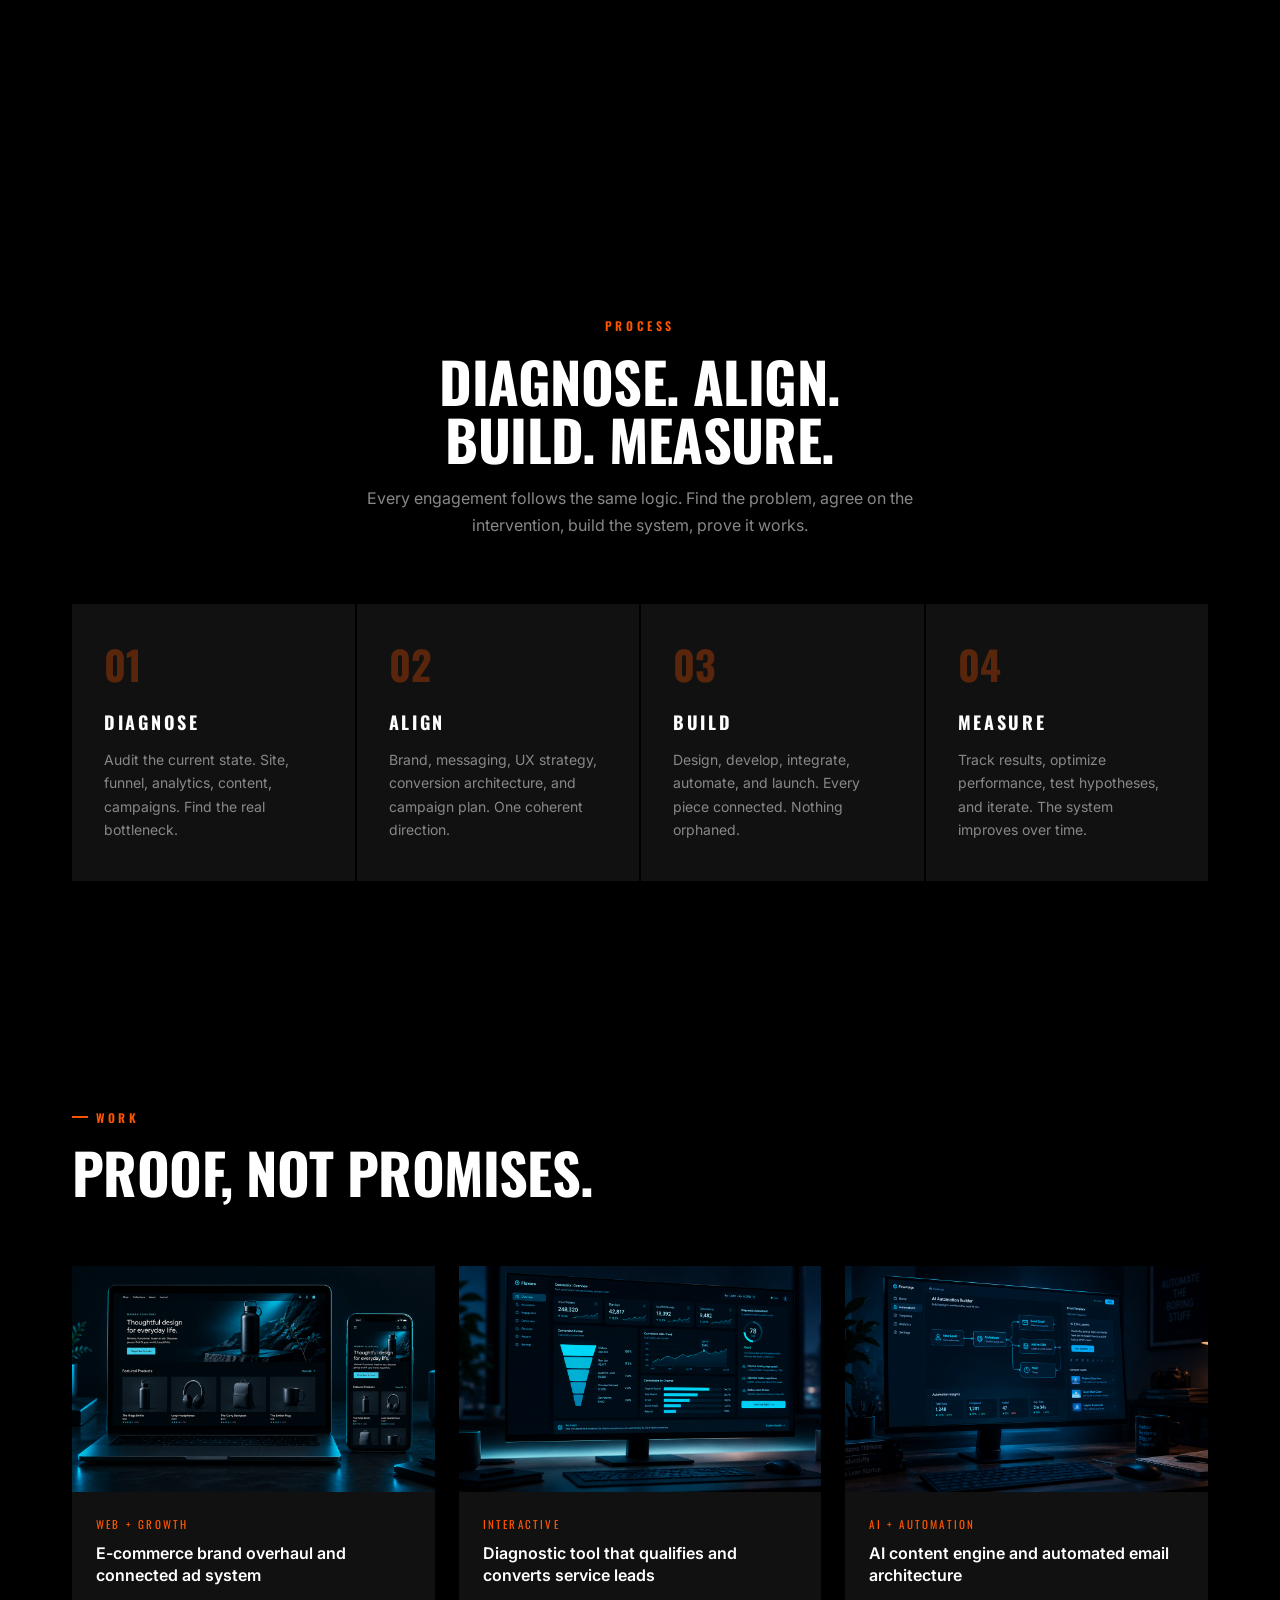
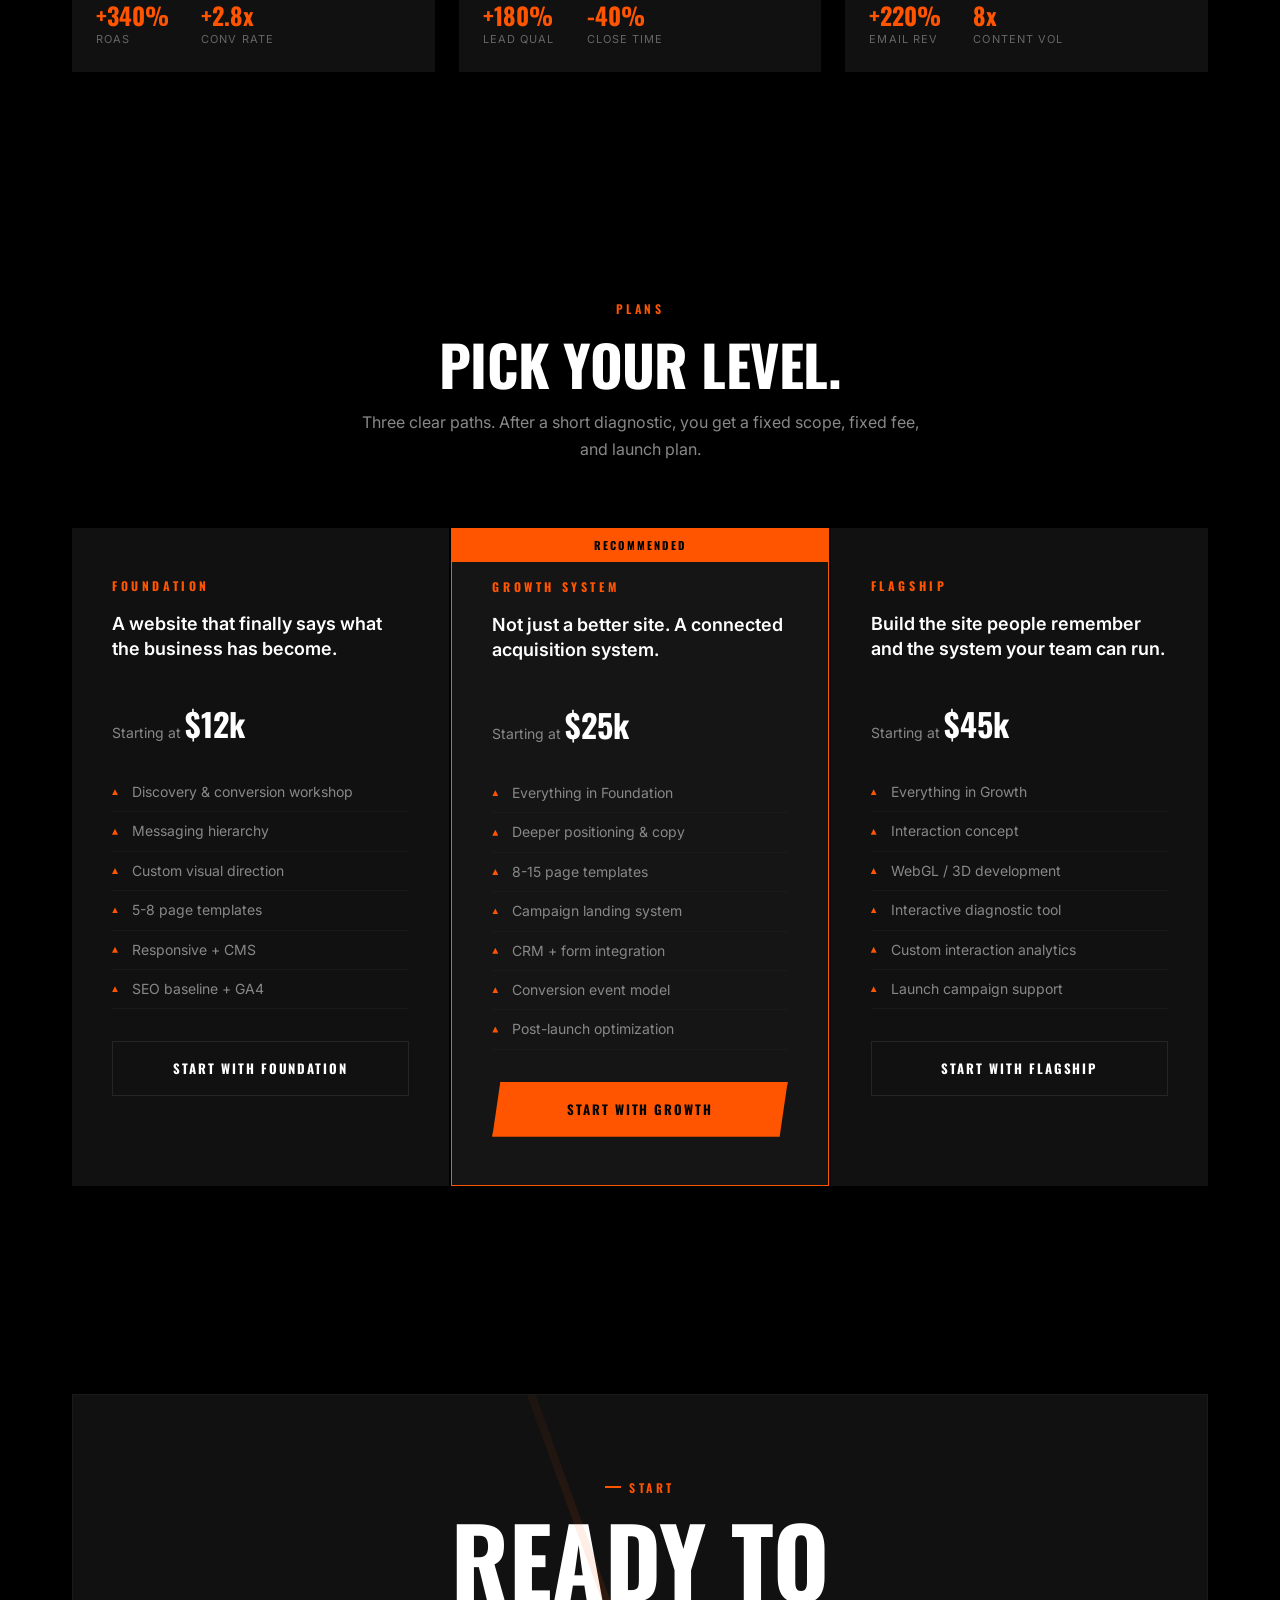
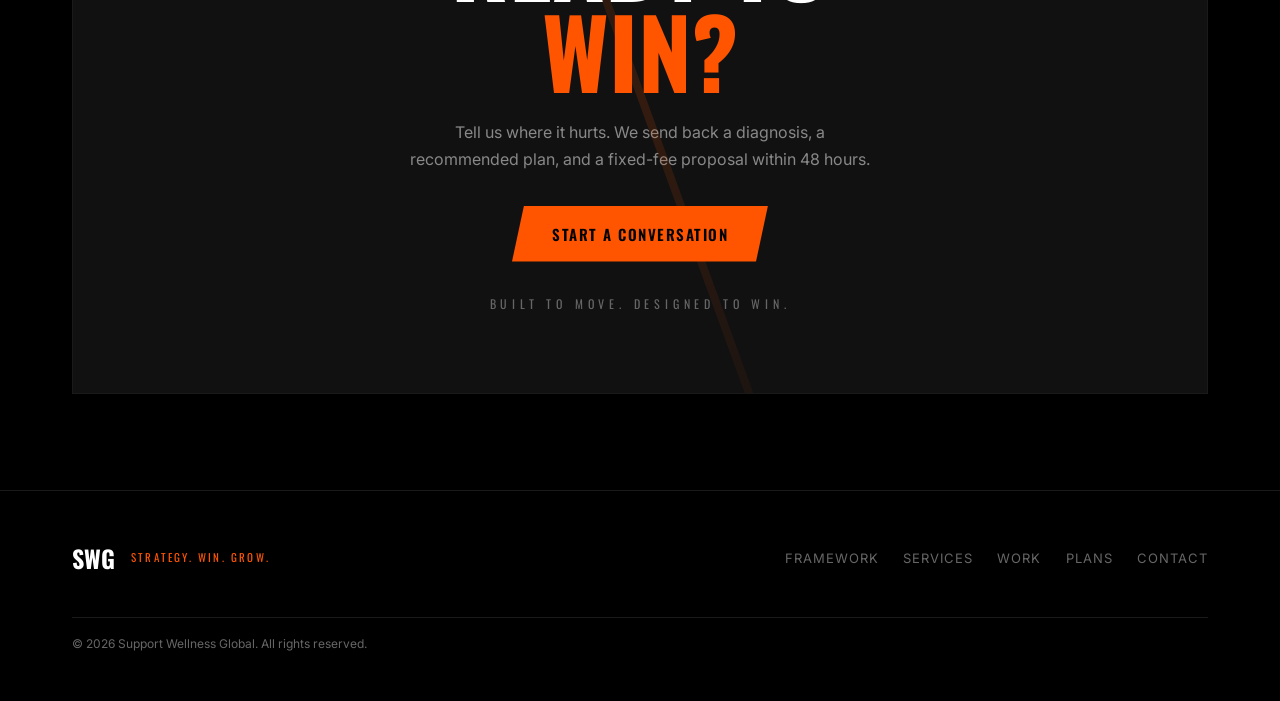
<file: v4/index.html>
<!DOCTYPE html>
<html lang="en">
<head>
  <meta charset="UTF-8">
  <meta name="viewport" content="width=device-width, initial-scale=1.0">
  <title>SWG Studio | Strategy. Win. Grow.</title>
  <meta name="description" content="We help ambitious teams build smart strategies, win in market, and grow with impact. Built to move. Designed to win.">
  <meta property="og:title" content="SWG Studio | Strategy. Win. Grow.">
  <meta property="og:description" content="Smart strategies, decisive execution, sustainable growth. Not another agency. A performance studio.">
  <meta property="og:type" content="website">
  <link rel="preconnect" href="https://fonts.googleapis.com">
  <link rel="preconnect" href="https://fonts.gstatic.com" crossorigin>
  <link href="https://fonts.googleapis.com/css2?family=Oswald:wght@400;500;600;700&family=Inter:wght@400;500;600;700&display=swap" rel="stylesheet">
  <link rel="stylesheet" href="css/style.css">
</head>
<body>

  <!-- ===== NAV ===== -->
  <nav class="nav">
    <div class="nav-inner">
      <a href="/v4/" class="nav-logo">
        <span class="logo-text">SWG</span>
        <span class="logo-slash" aria-hidden="true"></span>
      </a>
      <ul class="nav-links">
        <li><a href="#pillars">Framework</a></li>
        <li><a href="#services">Services</a></li>
        <li><a href="#work">Work</a></li>
        <li><a href="#plans">Plans</a></li>
        <li><a href="#start" class="nav-cta">Start a Project</a></li>
      </ul>
      <button class="nav-toggle" aria-label="Toggle menu" aria-expanded="false">
        <span></span><span></span>
      </button>
    </div>
  </nav>

  <!-- Mobile Menu Overlay -->
  <div class="mobile-menu" aria-hidden="true">
    <ul>
      <li><a href="#pillars">Framework</a></li>
      <li><a href="#services">Services</a></li>
      <li><a href="#work">Work</a></li>
      <li><a href="#plans">Plans</a></li>
      <li><a href="#start">Start a Project</a></li>
    </ul>
  </div>

  <!-- ===== HERO ===== -->
  <section class="hero" id="home">
    <div class="hero-bg" aria-hidden="true">
      <video src="../assets/video/hero-bg.mp4" autoplay loop muted playsinline></video>
      <div class="hero-overlay"></div>
      <div class="hero-slash"></div>
    </div>
    <div class="container hero-content">
      <div class="hero-badge anim-up">
        <span class="badge-dot"></span>
        Performance Studio
      </div>
      <h1 class="anim-up">
        <span class="line">STRATEGY.</span>
        <span class="line">WIN.</span>
        <span class="line accent">GROW.</span>
      </h1>
      <p class="hero-sub anim-up">
        We help ambitious teams build smart strategies, win in market, and grow with impact.
      </p>
      <div class="hero-tagline anim-up">
        SWG &middot; STRATEGY. WIN. GROW.
      </div>
      <div class="hero-actions anim-up">
        <a href="#start" class="btn-primary">Start a Project</a>
        <a href="#pillars" class="btn-ghost">Our Framework</a>
      </div>
    </div>
  </section>

  <!-- ===== TICKER ===== -->
  <div class="ticker" aria-hidden="true">
    <div class="ticker-track">
      <span>STRATEGY</span><span class="ticker-slash">/</span>
      <span>WIN</span><span class="ticker-slash">/</span>
      <span>GROW</span><span class="ticker-slash">/</span>
      <span>EXECUTE</span><span class="ticker-slash">/</span>
      <span>MEASURE</span><span class="ticker-slash">/</span>
      <span>OPTIMIZE</span><span class="ticker-slash">/</span>
      <span>SCALE</span><span class="ticker-slash">/</span>
      <span>DOMINATE</span><span class="ticker-slash">/</span>
      <span>STRATEGY</span><span class="ticker-slash">/</span>
      <span>WIN</span><span class="ticker-slash">/</span>
      <span>GROW</span><span class="ticker-slash">/</span>
      <span>EXECUTE</span><span class="ticker-slash">/</span>
      <span>MEASURE</span><span class="ticker-slash">/</span>
      <span>OPTIMIZE</span><span class="ticker-slash">/</span>
      <span>SCALE</span><span class="ticker-slash">/</span>
      <span>DOMINATE</span><span class="ticker-slash">/</span>
    </div>
  </div>

  <!-- ===== THREE PILLARS ===== -->
  <section class="section" id="pillars">
    <div class="container">
      <div class="section-header anim-up">
        <span class="section-tag">Our Framework</span>
        <h2>Built to move.<br>Designed to win.</h2>
      </div>
      <div class="pillars-grid">
        <div class="pillar-card anim-up">
          <div class="pillar-icon">
            <svg viewBox="0 0 48 48" fill="none" stroke="currentColor" stroke-width="2">
              <circle cx="24" cy="24" r="20"/><circle cx="24" cy="24" r="12"/><circle cx="24" cy="24" r="4"/>
              <line x1="24" y1="0" x2="24" y2="8"/><line x1="24" y1="40" x2="24" y2="48"/>
              <line x1="0" y1="24" x2="8" y2="24"/><line x1="40" y1="24" x2="48" y2="24"/>
            </svg>
          </div>
          <div class="pillar-divider"></div>
          <h3>STRATEGY</h3>
          <p>Clarity wins. We build focused, data-driven strategies that create advantage. No guesswork. No bloat. Just the moves that matter.</p>
        </div>
        <div class="pillar-card anim-up">
          <div class="pillar-icon">
            <svg viewBox="0 0 48 48" fill="none" stroke="currentColor" stroke-width="2">
              <path d="M14 38h20M17 38v-6h14v6"/>
              <path d="M24 4l-8 14h16L24 4z"/>
              <circle cx="24" cy="24" r="4"/>
            </svg>
          </div>
          <div class="pillar-divider"></div>
          <h3>WIN</h3>
          <p>Execution beats ideas. We move fast, act decisively, and win. Every campaign, every build, every launch is built to outperform.</p>
        </div>
        <div class="pillar-card anim-up">
          <div class="pillar-icon">
            <svg viewBox="0 0 48 48" fill="none" stroke="currentColor" stroke-width="2">
              <rect x="4" y="28" width="8" height="16"/><rect x="16" y="20" width="8" height="24"/>
              <rect x="28" y="12" width="8" height="32"/><rect x="40" y="4" width="4" height="40"/>
            </svg>
          </div>
          <div class="pillar-divider"></div>
          <h3>GROW</h3>
          <p>Sustainable scale. We build systems that compound and grow. Not vanity metrics. Revenue, retention, and real momentum.</p>
        </div>
      </div>
    </div>
  </section>

  <!-- ===== STATS BAR ===== -->
  <div class="stats-bar">
    <div class="container">
      <div class="stats-grid">
        <div class="stat anim-up">
          <span class="stat-num" data-count="12" data-suffix="+">0</span>
          <span class="stat-label">Years in the Game</span>
        </div>
        <div class="stat anim-up">
          <span class="stat-num" data-count="200" data-suffix="+">0</span>
          <span class="stat-label">Projects Delivered</span>
        </div>
        <div class="stat anim-up">
          <span class="stat-num" data-count="40" data-suffix="M+" data-prefix="$">0</span>
          <span class="stat-label">Ad Spend Managed</span>
        </div>
        <div class="stat anim-up">
          <span class="stat-num" data-count="98" data-suffix="%">0</span>
          <span class="stat-label">Client Retention</span>
        </div>
      </div>
    </div>
  </div>

  <!-- ===== SERVICES ===== -->
  <section class="section" id="services">
    <div class="container">
      <div class="section-header anim-up">
        <span class="section-tag">Services</span>
        <h2>Four weapons.<br>One system.</h2>
      </div>
      <div class="services-list">
        <div class="service-row anim-up" data-num="01">
          <div class="service-num">01</div>
          <div class="service-info">
            <h3>Web Design &amp; Development</h3>
            <p>Custom websites with clear messaging, conversion architecture, and responsive performance. No templates. Built from the problem.</p>
          </div>
          <div class="service-tags">
            <span>Custom Design</span>
            <span>Responsive</span>
            <span>CMS</span>
            <span>Motion</span>
            <span>SEO</span>
          </div>
        </div>
        <div class="service-row anim-up" data-num="02">
          <div class="service-num">02</div>
          <div class="service-info">
            <h3>Growth Marketing</h3>
            <p>Campaigns that connect to the site, landing pages that match the ad, email sequences that follow the funnel. Everything connected.</p>
          </div>
          <div class="service-tags">
            <span>Meta Ads</span>
            <span>Google Ads</span>
            <span>Email</span>
            <span>CRO</span>
            <span>Content</span>
          </div>
        </div>
        <div class="service-row anim-up" data-num="03">
          <div class="service-num">03</div>
          <div class="service-info">
            <h3>AI &amp; Automation</h3>
            <p>Automated lead qualification, AI content engines, workflow automation, and intelligent analytics. Build the machine that runs while you sleep.</p>
          </div>
          <div class="service-tags">
            <span>AI Agents</span>
            <span>Workflows</span>
            <span>Chatbots</span>
            <span>Integrations</span>
          </div>
        </div>
        <div class="service-row anim-up" data-num="04">
          <div class="service-num">04</div>
          <div class="service-info">
            <h3>Conversion &amp; Analytics</h3>
            <p>Event tracking that matters, attribution that works, dashboards that drive decisions. If you cannot measure it, you cannot improve it.</p>
          </div>
          <div class="service-tags">
            <span>GA4</span>
            <span>GTM</span>
            <span>Attribution</span>
            <span>A/B Testing</span>
          </div>
        </div>
      </div>
    </div>
  </section>

  <!-- ===== VISUAL BREAK ===== -->
  <div class="visual-break" aria-hidden="true">
    <video src="../assets/video/fiber-optic.mp4" autoplay loop muted playsinline preload="metadata"></video>
    <div class="visual-break-slash"></div>
  </div>

  <!-- ===== PROCESS ===== -->
  <section class="section" id="process">
    <div class="container">
      <div class="section-header center anim-up">
        <span class="section-tag">Process</span>
        <h2>Diagnose. Align.<br>Build. Measure.</h2>
        <p class="section-desc">Every engagement follows the same logic. Find the problem, agree on the intervention, build the system, prove it works.</p>
      </div>
      <div class="process-grid">
        <div class="process-card anim-up">
          <div class="process-num">01</div>
          <h3>DIAGNOSE</h3>
          <p>Audit the current state. Site, funnel, analytics, content, campaigns. Find the real bottleneck.</p>
        </div>
        <div class="process-card anim-up">
          <div class="process-num">02</div>
          <h3>ALIGN</h3>
          <p>Brand, messaging, UX strategy, conversion architecture, and campaign plan. One coherent direction.</p>
        </div>
        <div class="process-card anim-up">
          <div class="process-num">03</div>
          <h3>BUILD</h3>
          <p>Design, develop, integrate, automate, and launch. Every piece connected. Nothing orphaned.</p>
        </div>
        <div class="process-card anim-up">
          <div class="process-num">04</div>
          <h3>MEASURE</h3>
          <p>Track results, optimize performance, test hypotheses, and iterate. The system improves over time.</p>
        </div>
      </div>
    </div>
  </section>

  <!-- ===== WORK ===== -->
  <section class="section" id="work">
    <div class="container">
      <div class="section-header anim-up">
        <span class="section-tag">Work</span>
        <h2>Proof, not promises.</h2>
      </div>
      <div class="work-grid">
        <div class="work-card anim-up">
          <div class="work-media">
            <video src="../assets/video/case-study-01.mp4" autoplay loop muted playsinline preload="metadata" poster="../assets/img/case-study-01.png"></video>
            <div class="work-slash" aria-hidden="true"></div>
          </div>
          <div class="work-body">
            <span class="work-cat">WEB + GROWTH</span>
            <h3>E-commerce brand overhaul and connected ad system</h3>
            <div class="work-metrics">
              <div class="metric"><span class="metric-val">+340%</span><span class="metric-lbl">ROAS</span></div>
              <div class="metric"><span class="metric-val">+2.8x</span><span class="metric-lbl">Conv Rate</span></div>
            </div>
          </div>
        </div>
        <div class="work-card anim-up">
          <div class="work-media">
            <video src="../assets/video/case-study-02.mp4" autoplay loop muted playsinline preload="metadata" poster="../assets/img/case-study-02.png"></video>
            <div class="work-slash" aria-hidden="true"></div>
          </div>
          <div class="work-body">
            <span class="work-cat">INTERACTIVE</span>
            <h3>Diagnostic tool that qualifies and converts service leads</h3>
            <div class="work-metrics">
              <div class="metric"><span class="metric-val">+180%</span><span class="metric-lbl">Lead Qual</span></div>
              <div class="metric"><span class="metric-val">-40%</span><span class="metric-lbl">Close Time</span></div>
            </div>
          </div>
        </div>
        <div class="work-card anim-up">
          <div class="work-media">
            <video src="../assets/video/case-study-03.mp4" autoplay loop muted playsinline preload="metadata" poster="../assets/img/case-study-03.png"></video>
            <div class="work-slash" aria-hidden="true"></div>
          </div>
          <div class="work-body">
            <span class="work-cat">AI + AUTOMATION</span>
            <h3>AI content engine and automated email architecture</h3>
            <div class="work-metrics">
              <div class="metric"><span class="metric-val">+220%</span><span class="metric-lbl">Email Rev</span></div>
              <div class="metric"><span class="metric-val">8x</span><span class="metric-lbl">Content Vol</span></div>
            </div>
          </div>
        </div>
      </div>
    </div>
  </section>

  <!-- ===== PLANS ===== -->
  <section class="section" id="plans">
    <div class="container">
      <div class="section-header center anim-up">
        <span class="section-tag">Plans</span>
        <h2>Pick your level.</h2>
        <p class="section-desc">Three clear paths. After a short diagnostic, you get a fixed scope, fixed fee, and launch plan.</p>
      </div>
      <div class="plans-grid">
        <div class="plan-card anim-up">
          <span class="plan-tier">FOUNDATION</span>
          <h3>A website that finally says what the business has become.</h3>
          <div class="plan-price">Starting at <span>$12k</span></div>
          <ul>
            <li>Discovery &amp; conversion workshop</li>
            <li>Messaging hierarchy</li>
            <li>Custom visual direction</li>
            <li>5-8 page templates</li>
            <li>Responsive + CMS</li>
            <li>SEO baseline + GA4</li>
          </ul>
          <a href="#start" class="plan-btn">Start with Foundation</a>
        </div>
        <div class="plan-card featured anim-up">
          <span class="plan-tier">GROWTH SYSTEM</span>
          <h3>Not just a better site. A connected acquisition system.</h3>
          <div class="plan-price">Starting at <span>$25k</span></div>
          <ul>
            <li>Everything in Foundation</li>
            <li>Deeper positioning &amp; copy</li>
            <li>8-15 page templates</li>
            <li>Campaign landing system</li>
            <li>CRM + form integration</li>
            <li>Conversion event model</li>
            <li>Post-launch optimization</li>
          </ul>
          <a href="#start" class="plan-btn primary">Start with Growth</a>
        </div>
        <div class="plan-card anim-up">
          <span class="plan-tier">FLAGSHIP</span>
          <h3>Build the site people remember and the system your team can run.</h3>
          <div class="plan-price">Starting at <span>$45k</span></div>
          <ul>
            <li>Everything in Growth</li>
            <li>Interaction concept</li>
            <li>WebGL / 3D development</li>
            <li>Interactive diagnostic tool</li>
            <li>Custom interaction analytics</li>
            <li>Launch campaign support</li>
          </ul>
          <a href="#start" class="plan-btn">Start with Flagship</a>
        </div>
      </div>
    </div>
  </section>

  <!-- ===== CTA ===== -->
  <section class="section cta-section" id="start">
    <div class="container">
      <div class="cta-inner anim-up">
        <div class="cta-slash" aria-hidden="true"></div>
        <span class="section-tag">Start</span>
        <h2>READY TO<br><span class="accent">WIN?</span></h2>
        <p>Tell us where it hurts. We send back a diagnosis, a recommended plan, and a fixed-fee proposal within 48 hours.</p>
        <div class="cta-actions">
          <a href="mailto:will@supportwellnessglobal.com?subject=Project%20Inquiry%20-%20SWG%20Studio" class="btn-primary">Start a Conversation</a>
        </div>
        <div class="cta-tagline">BUILT TO MOVE. DESIGNED TO WIN.</div>
      </div>
    </div>
  </section>

  <!-- ===== FOOTER ===== -->
  <footer class="footer">
    <div class="container">
      <div class="footer-inner">
        <div class="footer-brand">
          <span class="footer-logo">SWG</span>
          <span class="footer-tagline">STRATEGY. WIN. GROW.</span>
        </div>
        <ul class="footer-links">
          <li><a href="#pillars">Framework</a></li>
          <li><a href="#services">Services</a></li>
          <li><a href="#work">Work</a></li>
          <li><a href="#plans">Plans</a></li>
          <li><a href="#start">Contact</a></li>
        </ul>
        <div class="footer-copy">&copy; 2026 Support Wellness Global. All rights reserved.</div>
      </div>
    </div>
  </footer>

  <script src="js/main.js"></script>
</body>
</html>
</file>
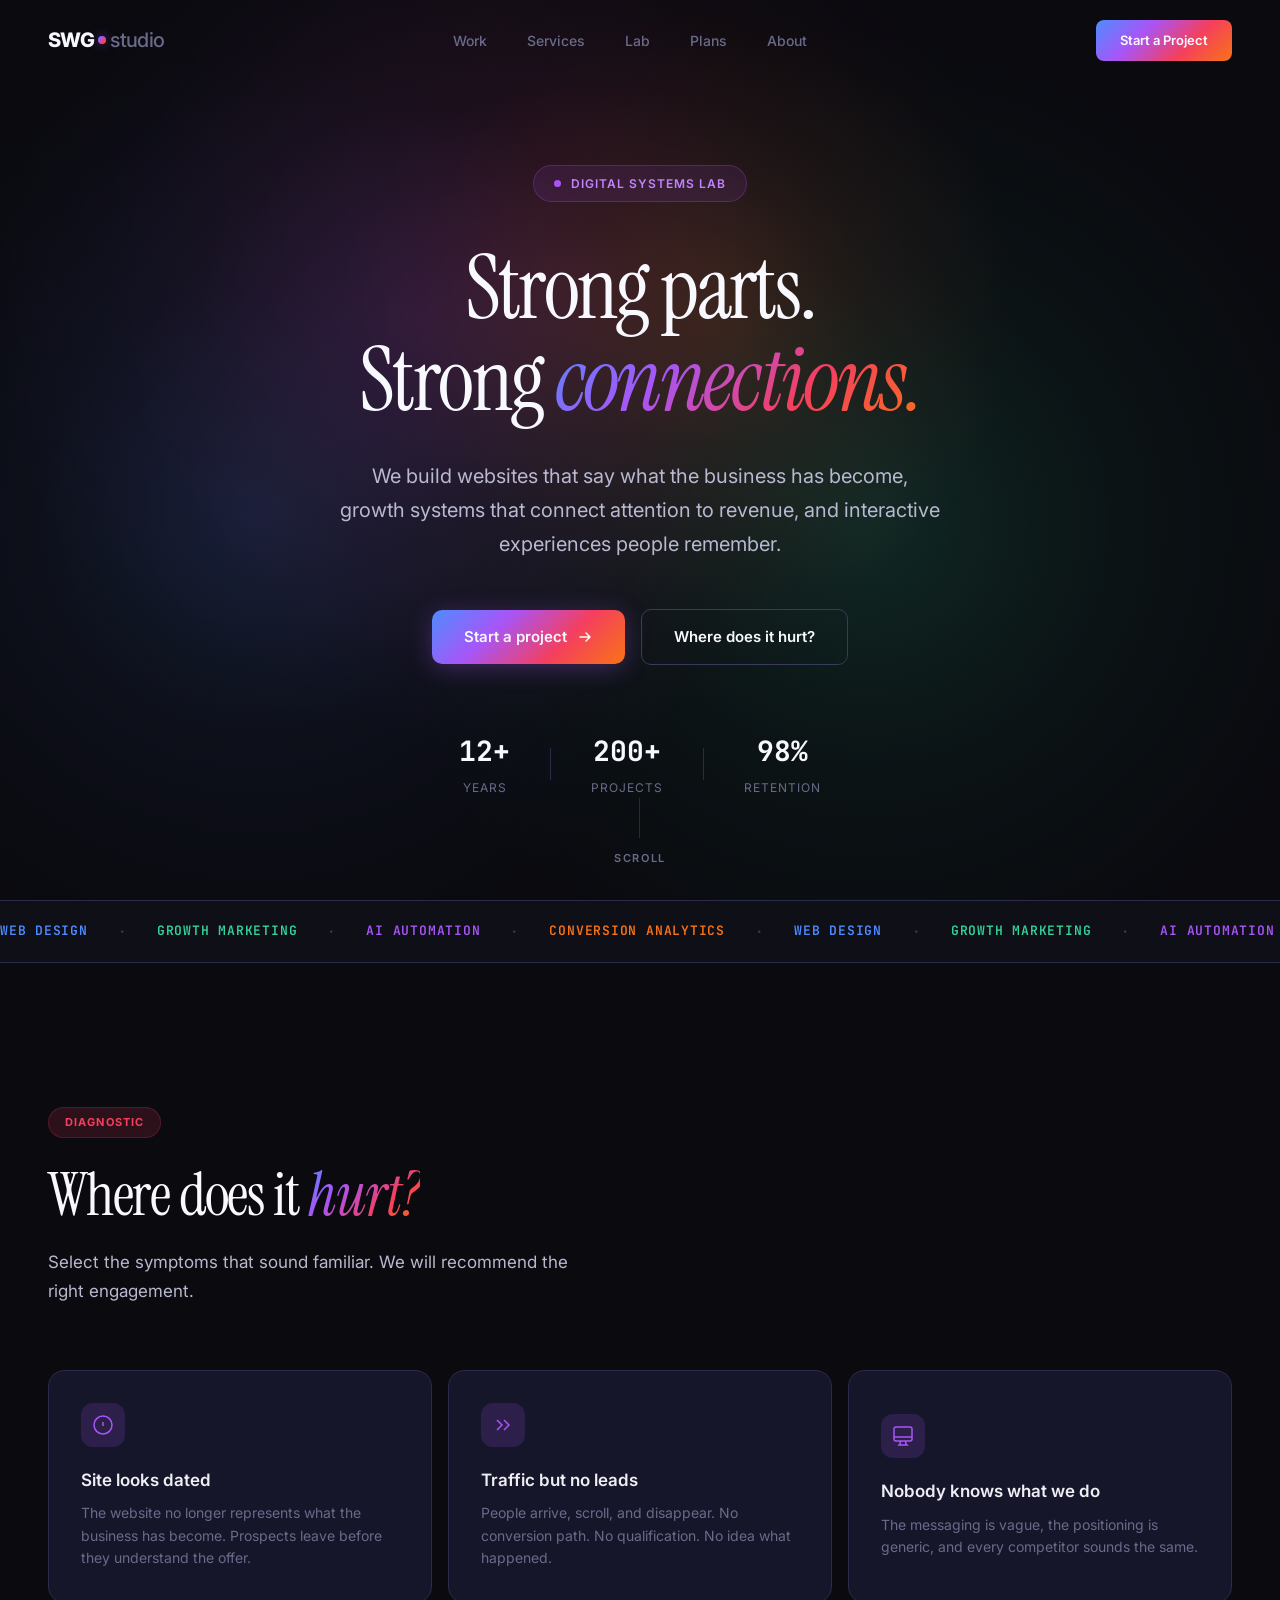
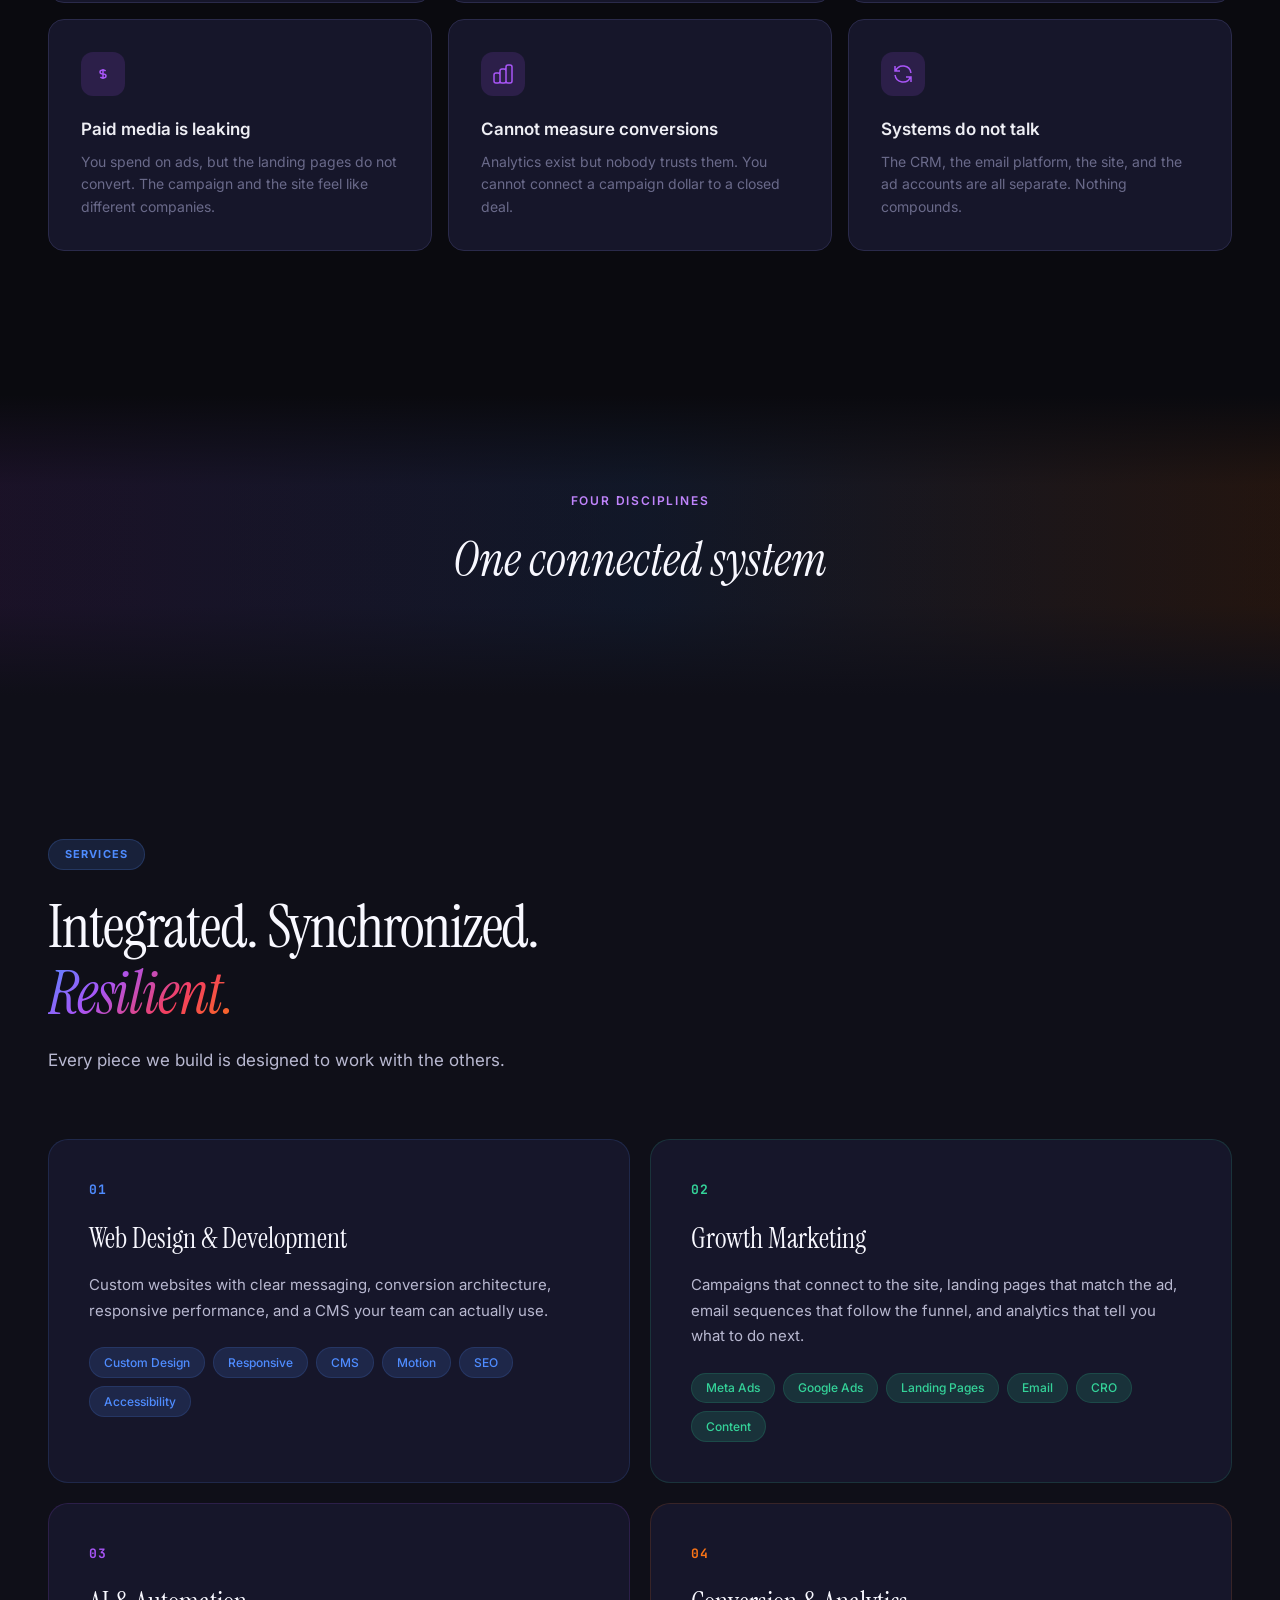
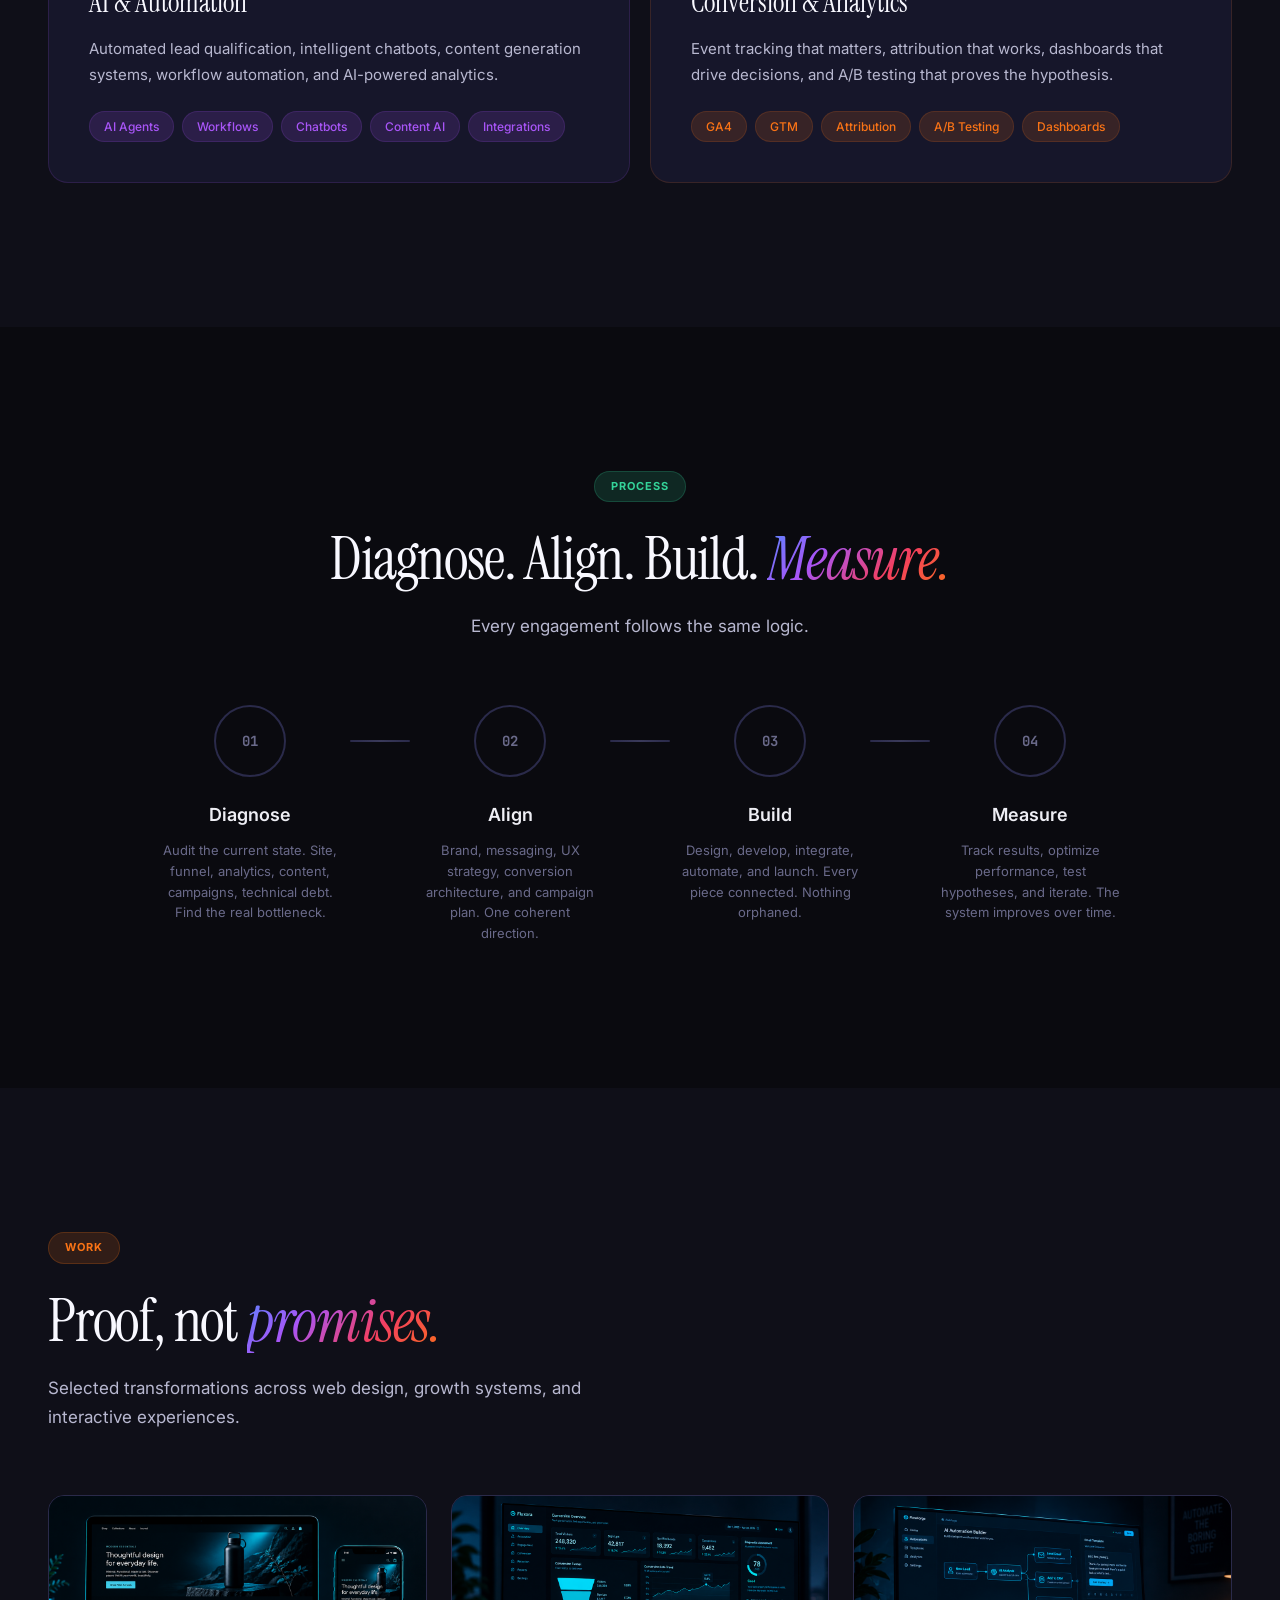
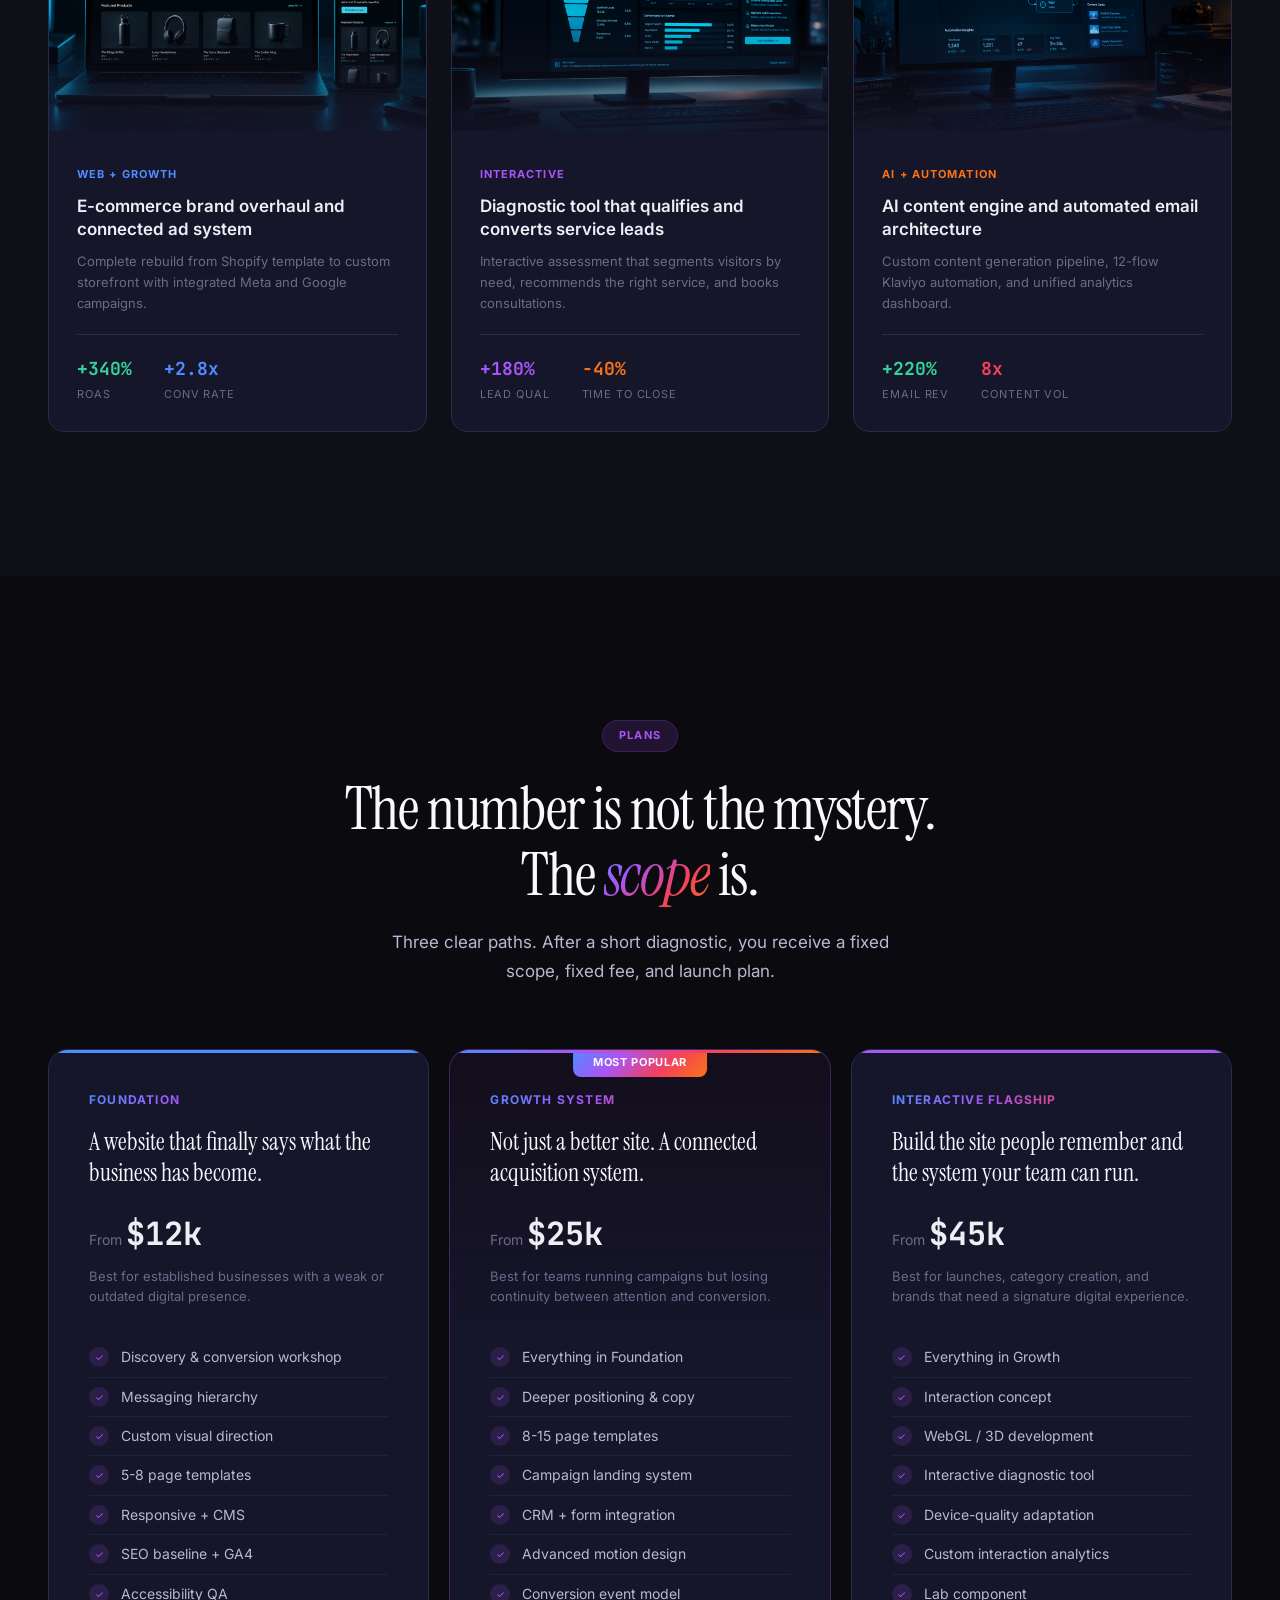
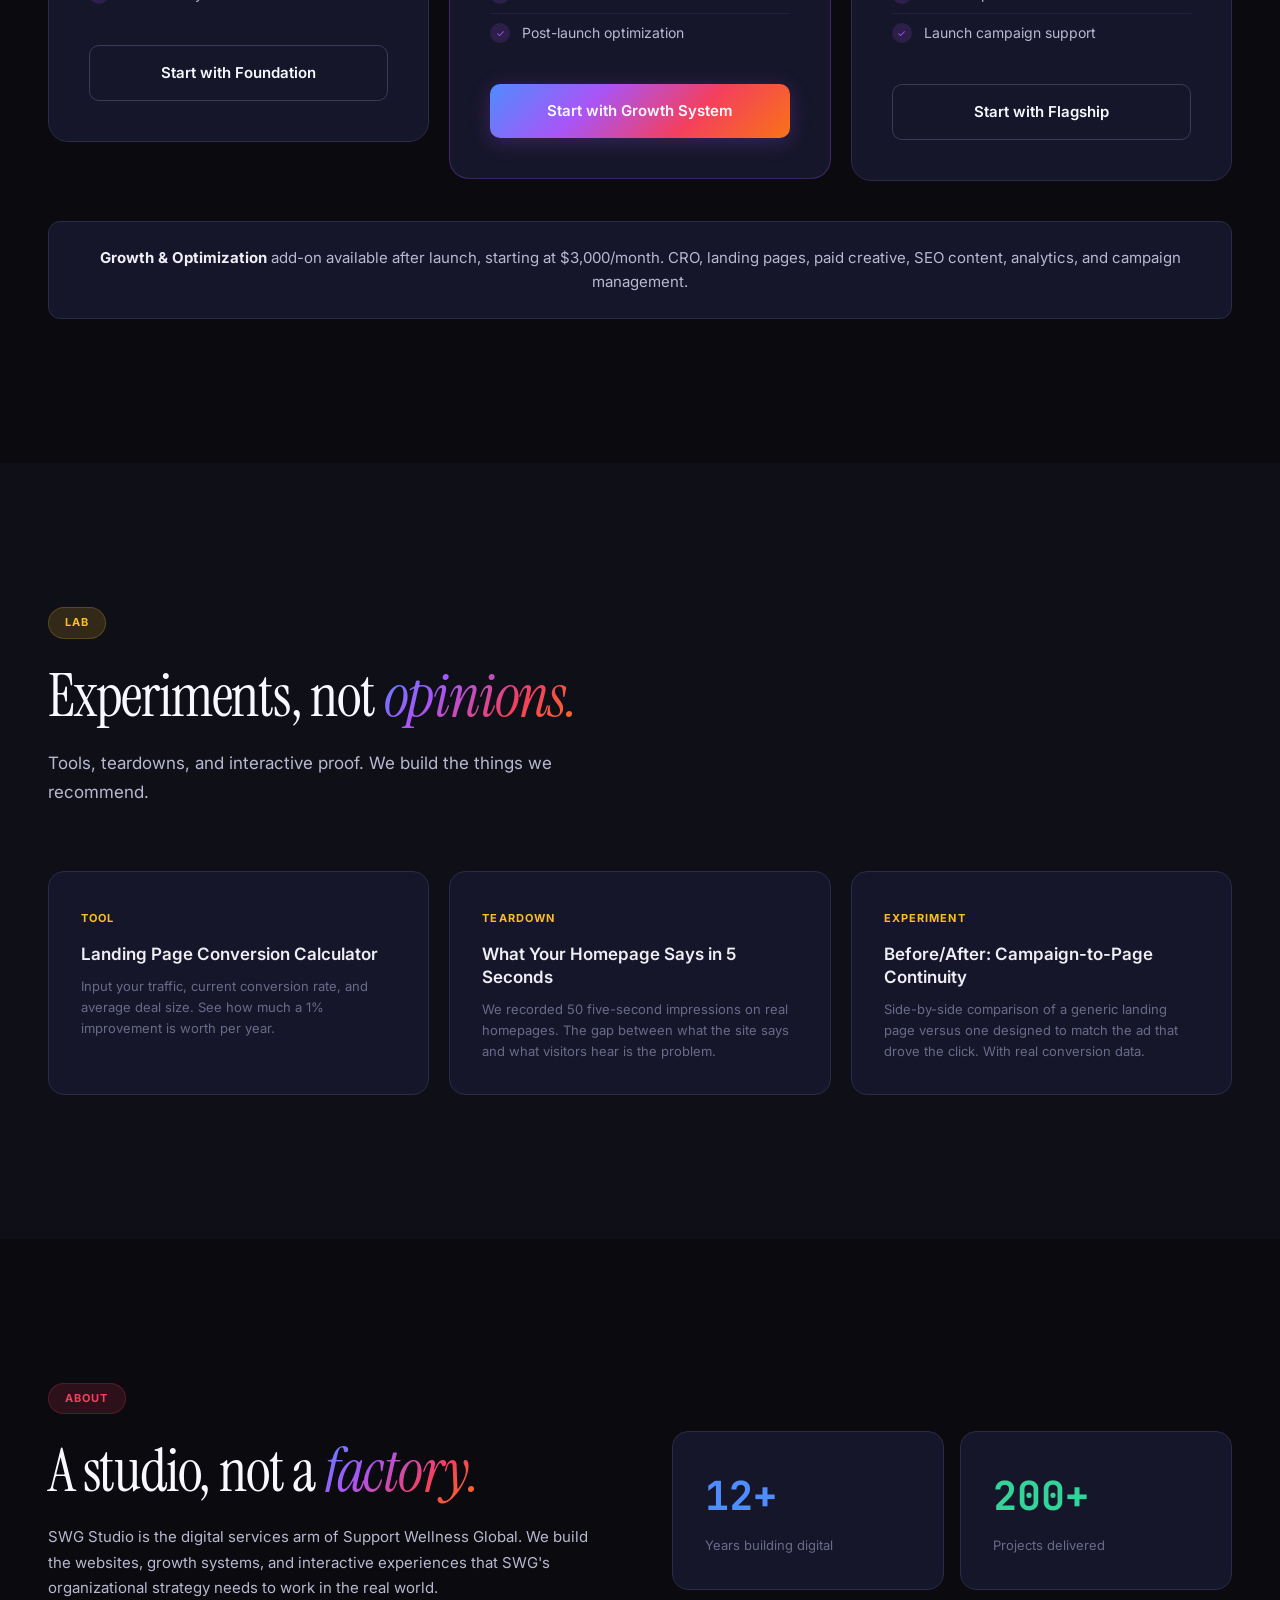
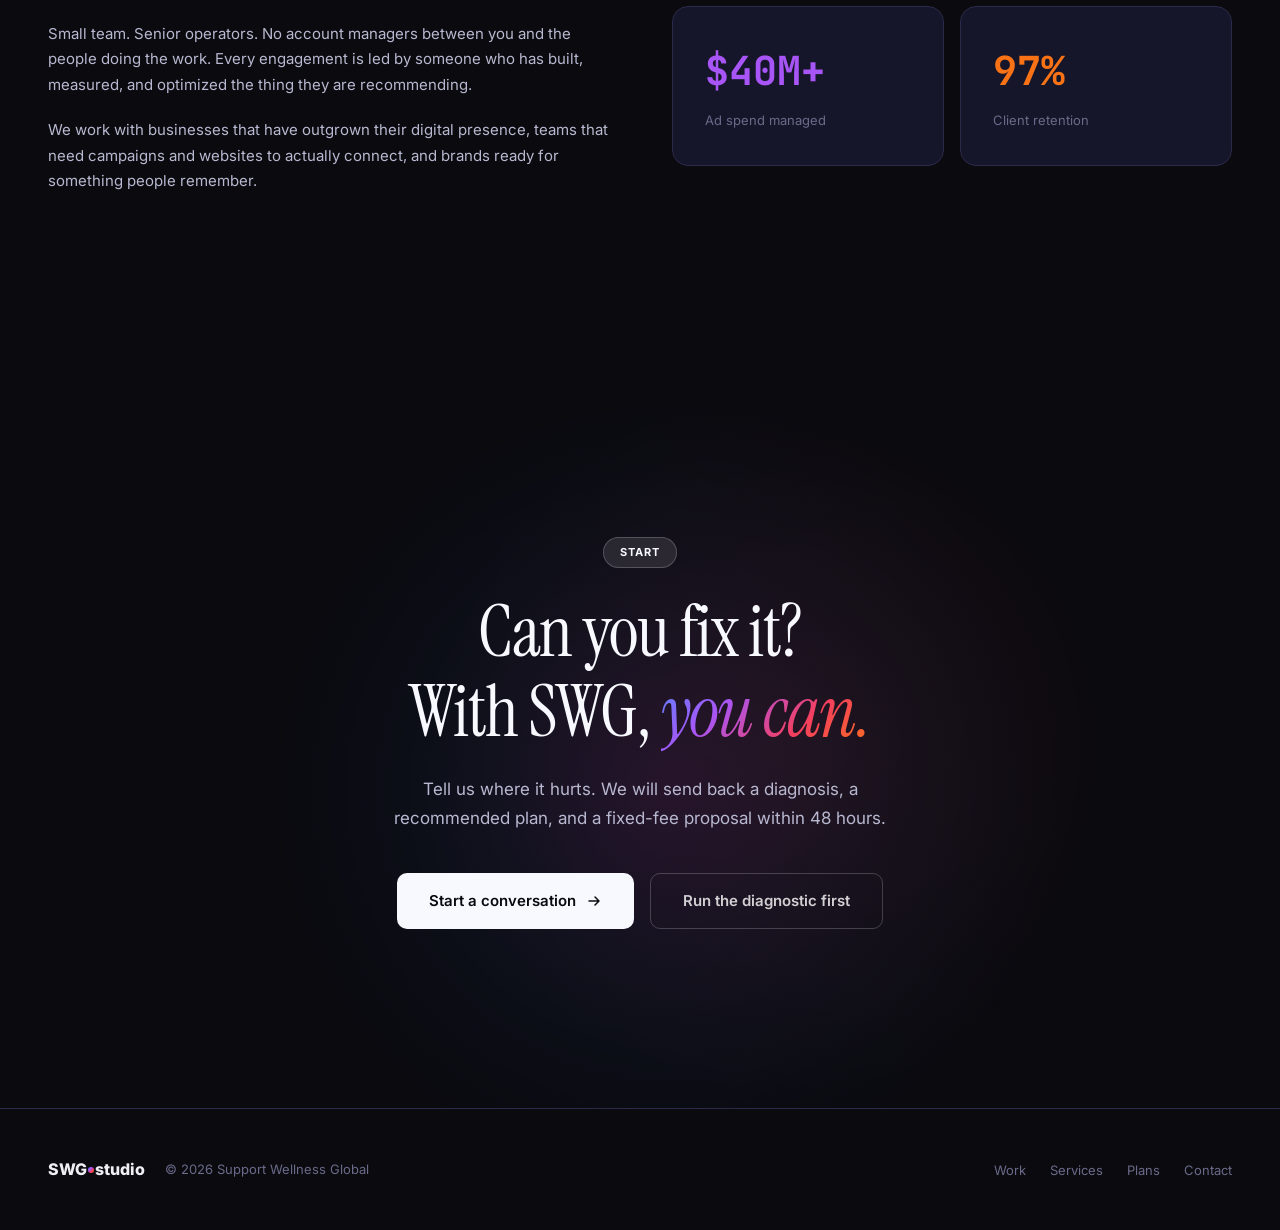
<file: v5/index.html>
<!DOCTYPE html>
<html lang="en">
<head>
  <meta charset="UTF-8">
  <meta name="viewport" content="width=device-width, initial-scale=1.0">
  <title>SWG Studio | Websites, Growth Systems & Interactive Experiences</title>
  <meta name="description" content="We build websites that convert, growth systems that connect, and interactive experiences people remember. Diagnose. Align. Build. Measure.">
  <meta property="og:title" content="SWG Studio | Digital Systems Lab">
  <meta property="og:description" content="Websites, growth marketing, AI automation, and conversion systems. A working digital systems lab.">
  <meta property="og:type" content="website">
  <link rel="preconnect" href="https://fonts.googleapis.com">
  <link rel="preconnect" href="https://fonts.gstatic.com" crossorigin>
  <link href="https://fonts.googleapis.com/css2?family=Instrument+Serif:ital@0;1&family=Inter:wght@400;500;600;700;800&family=JetBrains+Mono:wght@400;600;700&display=swap" rel="stylesheet">
  <link rel="stylesheet" href="css/style.css">
  <script type="application/ld+json">
  {
    "@context": "https://schema.org",
    "@type": "Organization",
    "name": "SWG Studio",
    "description": "Digital systems lab: web design, growth marketing, AI automation, and conversion systems.",
    "url": "https://swg.studio"
  }
  </script>
</head>
<body>

  <nav class="nav" role="navigation" aria-label="Main navigation">
    <div class="nav-inner">
      <a href="#home" class="nav-logo" aria-label="SWG Studio home">
        <span class="logo-text">SWG</span><span class="logo-dot"></span><span class="logo-sub">studio</span>
      </a>
      <ul class="nav-links">
        <li><a href="#work">Work</a></li>
        <li><a href="#services">Services</a></li>
        <li><a href="#lab">Lab</a></li>
        <li><a href="#plans">Plans</a></li>
        <li><a href="#about">About</a></li>
      </ul>
      <a href="#start" class="nav-cta">Start a Project</a>
      <button class="nav-toggle" aria-label="Toggle menu" aria-expanded="false">
        <span></span><span></span><span></span>
      </button>
    </div>
  </nav>

  <!-- MOBILE MENU -->
  <div class="mobile-menu" aria-hidden="true">
    <ul>
      <li><a href="#work">Work</a></li>
      <li><a href="#services">Services</a></li>
      <li><a href="#lab">Lab</a></li>
      <li><a href="#plans">Plans</a></li>
      <li><a href="#about">About</a></li>
      <li><a href="#start" class="mobile-cta">Start a Project</a></li>
    </ul>
  </div>

  <!-- HERO -->
  <section class="hero" id="home">
    <canvas id="gradient-canvas" aria-hidden="true"></canvas>
    <div class="hero-particles" aria-hidden="true"></div>
    <div class="hero-content">
      <div class="hero-badge reveal">
        <span class="badge-dot"></span>
        Digital Systems Lab
      </div>
      <h1 class="reveal">
        <span class="hero-line">Strong parts.</span>
        <span class="hero-line">Strong <em>connections.</em></span>
      </h1>
      <p class="hero-sub reveal">
        We build websites that say what the business has become, growth systems that connect attention to revenue, and interactive experiences people remember.
      </p>
      <div class="hero-actions reveal">
        <a href="#start" class="btn btn-glow">
          <span>Start a project</span>
          <svg width="16" height="16" viewBox="0 0 16 16" fill="none"><path d="M3 8h10M9 4l4 4-4 4" stroke="currentColor" stroke-width="1.5" stroke-linecap="round" stroke-linejoin="round"/></svg>
        </a>
        <a href="#diagnostic" class="btn btn-outline">Where does it hurt?</a>
      </div>
      <div class="hero-stats reveal">
        <div class="hero-stat">
          <span class="hero-stat-value" data-count="12" data-suffix="+">0</span>
          <span class="hero-stat-label">Years</span>
        </div>
        <div class="hero-stat-divider"></div>
        <div class="hero-stat">
          <span class="hero-stat-value" data-count="200" data-suffix="+">0</span>
          <span class="hero-stat-label">Projects</span>
        </div>
        <div class="hero-stat-divider"></div>
        <div class="hero-stat">
          <span class="hero-stat-value" data-count="98" data-suffix="%">0</span>
          <span class="hero-stat-label">Retention</span>
        </div>
      </div>
    </div>
    <div class="scroll-indicator" aria-hidden="true">
      <div class="scroll-line"></div>
      <span>Scroll</span>
    </div>
  </section>

  <!-- TICKER -->
  <div class="ticker" aria-label="Capabilities">
    <div class="ticker-track">
      <span class="ticker-item ticker-blue">Web Design</span>
      <span class="ticker-sep">&bull;</span>
      <span class="ticker-item ticker-green">Growth Marketing</span>
      <span class="ticker-sep">&bull;</span>
      <span class="ticker-item ticker-purple">AI Automation</span>
      <span class="ticker-sep">&bull;</span>
      <span class="ticker-item ticker-orange">Conversion Analytics</span>
      <span class="ticker-sep">&bull;</span>
      <span class="ticker-item ticker-blue">Web Design</span>
      <span class="ticker-sep">&bull;</span>
      <span class="ticker-item ticker-green">Growth Marketing</span>
      <span class="ticker-sep">&bull;</span>
      <span class="ticker-item ticker-purple">AI Automation</span>
      <span class="ticker-sep">&bull;</span>
      <span class="ticker-item ticker-orange">Conversion Analytics</span>
      <span class="ticker-sep">&bull;</span>
    </div>
  </div>

  <!-- DIAGNOSTIC -->
  <section class="section" id="diagnostic">
    <div class="container">
      <div class="section-header reveal">
        <span class="section-tag tag-coral">Diagnostic</span>
        <h2 class="section-title">Where does it <em>hurt?</em></h2>
        <p class="section-desc">Select the symptoms that sound familiar. We will recommend the right engagement.</p>
      </div>
      <div class="diagnostic-grid">
        <button class="symptom-card reveal" type="button">
          <div class="symptom-accent accent-blue"></div>
          <div class="symptom-icon">
            <svg width="24" height="24" viewBox="0 0 24 24" fill="none" stroke="currentColor" stroke-width="1.5"><path d="M12 9v4m0 4h.01M21 12a9 9 0 11-18 0 9 9 0 0118 0z"/></svg>
          </div>
          <h3>Site looks dated</h3>
          <p>The website no longer represents what the business has become. Prospects leave before they understand the offer.</p>
        </button>
        <button class="symptom-card reveal" type="button">
          <div class="symptom-accent accent-green"></div>
          <div class="symptom-icon">
            <svg width="24" height="24" viewBox="0 0 24 24" fill="none" stroke="currentColor" stroke-width="1.5"><path d="M13 17l5-5-5-5M6 17l5-5-5-5"/></svg>
          </div>
          <h3>Traffic but no leads</h3>
          <p>People arrive, scroll, and disappear. No conversion path. No qualification. No idea what happened.</p>
        </button>
        <button class="symptom-card reveal" type="button">
          <div class="symptom-accent accent-purple"></div>
          <div class="symptom-icon">
            <svg width="24" height="24" viewBox="0 0 24 24" fill="none" stroke="currentColor" stroke-width="1.5"><path d="M9.75 17L9 20l-1 1h8l-1-1-.75-3M3 13h18M5 17h14a2 2 0 002-2V5a2 2 0 00-2-2H5a2 2 0 00-2 2v10a2 2 0 002 2z"/></svg>
          </div>
          <h3>Nobody knows what we do</h3>
          <p>The messaging is vague, the positioning is generic, and every competitor sounds the same.</p>
        </button>
        <button class="symptom-card reveal" type="button">
          <div class="symptom-accent accent-orange"></div>
          <div class="symptom-icon">
            <svg width="24" height="24" viewBox="0 0 24 24" fill="none" stroke="currentColor" stroke-width="1.5"><path d="M12 8c-1.657 0-3 .895-3 2s1.343 2 3 2 3 .895 3 2-1.343 2-3 2m0-8c1.11 0 2.08.402 2.599 1M12 8V7m0 1v8m0 0v1m0-1c-1.11 0-2.08-.402-2.599-1"/></svg>
          </div>
          <h3>Paid media is leaking</h3>
          <p>You spend on ads, but the landing pages do not convert. The campaign and the site feel like different companies.</p>
        </button>
        <button class="symptom-card reveal" type="button">
          <div class="symptom-accent accent-coral"></div>
          <div class="symptom-icon">
            <svg width="24" height="24" viewBox="0 0 24 24" fill="none" stroke="currentColor" stroke-width="1.5"><path d="M9 19v-6a2 2 0 00-2-2H5a2 2 0 00-2 2v6a2 2 0 002 2h2a2 2 0 002-2zm0 0V9a2 2 0 012-2h2a2 2 0 012 2v10m-6 0a2 2 0 002 2h2a2 2 0 002-2m0 0V5a2 2 0 012-2h2a2 2 0 012 2v14a2 2 0 01-2 2h-2a2 2 0 01-2-2z"/></svg>
          </div>
          <h3>Cannot measure conversions</h3>
          <p>Analytics exist but nobody trusts them. You cannot connect a campaign dollar to a closed deal.</p>
        </button>
        <button class="symptom-card reveal" type="button">
          <div class="symptom-accent accent-blue"></div>
          <div class="symptom-icon">
            <svg width="24" height="24" viewBox="0 0 24 24" fill="none" stroke="currentColor" stroke-width="1.5"><path d="M4 4v5h.582m15.356 2A8.001 8.001 0 004.582 9m0 0H9m11 11v-5h-.581m0 0a8.003 8.003 0 01-15.357-2m15.357 2H15"/></svg>
          </div>
          <h3>Systems do not talk</h3>
          <p>The CRM, the email platform, the site, and the ad accounts are all separate. Nothing compounds.</p>
        </button>
      </div>
      <div class="diagnostic-result" id="diagnostic-result">
        <h3></h3>
        <p class="recommendation"></p>
        <span class="recommended-plan"></span>
      </div>
    </div>
  </section>

  <!-- VIDEO BREAK -->
  <div class="video-break" aria-hidden="true">
    <video src="../assets/video/fiber-optic.mp4" autoplay loop muted playsinline preload="metadata"></video>
    <div class="video-break-overlay"></div>
    <div class="video-break-text">
      <span class="vb-label">Four disciplines</span>
      <span class="vb-title">One connected system</span>
    </div>
  </div>

  <!-- SERVICES -->
  <section class="section section-dark" id="services">
    <div class="container">
      <div class="section-header reveal">
        <span class="section-tag tag-blue">Services</span>
        <h2 class="section-title">Integrated. Synchronized.<br><em>Resilient.</em></h2>
        <p class="section-desc">Every piece we build is designed to work with the others.</p>
      </div>
      <div class="services-grid">
        <div class="service-card service-blue reveal">
          <div class="service-glow"></div>
          <span class="service-number">01</span>
          <h3>Web Design &amp; Development</h3>
          <p>Custom websites with clear messaging, conversion architecture, responsive performance, and a CMS your team can actually use.</p>
          <div class="service-tags">
            <span>Custom Design</span>
            <span>Responsive</span>
            <span>CMS</span>
            <span>Motion</span>
            <span>SEO</span>
            <span>Accessibility</span>
          </div>
        </div>
        <div class="service-card service-green reveal">
          <div class="service-glow"></div>
          <span class="service-number">02</span>
          <h3>Growth Marketing</h3>
          <p>Campaigns that connect to the site, landing pages that match the ad, email sequences that follow the funnel, and analytics that tell you what to do next.</p>
          <div class="service-tags">
            <span>Meta Ads</span>
            <span>Google Ads</span>
            <span>Landing Pages</span>
            <span>Email</span>
            <span>CRO</span>
            <span>Content</span>
          </div>
        </div>
        <div class="service-card service-purple reveal">
          <div class="service-glow"></div>
          <span class="service-number">03</span>
          <h3>AI &amp; Automation</h3>
          <p>Automated lead qualification, intelligent chatbots, content generation systems, workflow automation, and AI-powered analytics.</p>
          <div class="service-tags">
            <span>AI Agents</span>
            <span>Workflows</span>
            <span>Chatbots</span>
            <span>Content AI</span>
            <span>Integrations</span>
          </div>
        </div>
        <div class="service-card service-orange reveal">
          <div class="service-glow"></div>
          <span class="service-number">04</span>
          <h3>Conversion &amp; Analytics</h3>
          <p>Event tracking that matters, attribution that works, dashboards that drive decisions, and A/B testing that proves the hypothesis.</p>
          <div class="service-tags">
            <span>GA4</span>
            <span>GTM</span>
            <span>Attribution</span>
            <span>A/B Testing</span>
            <span>Dashboards</span>
          </div>
        </div>
      </div>
    </div>
  </section>

  <!-- PROCESS -->
  <section class="section" id="process">
    <div class="container">
      <div class="section-header centered reveal">
        <span class="section-tag tag-green">Process</span>
        <h2 class="section-title">Diagnose. Align. Build. <em>Measure.</em></h2>
        <p class="section-desc">Every engagement follows the same logic.</p>
      </div>
      <div class="process-grid">
        <div class="process-step reveal">
          <div class="process-ring process-ring-blue">
            <span>01</span>
          </div>
          <h3>Diagnose</h3>
          <p>Audit the current state. Site, funnel, analytics, content, campaigns, technical debt. Find the real bottleneck.</p>
        </div>
        <div class="process-connector reveal" aria-hidden="true"></div>
        <div class="process-step reveal">
          <div class="process-ring process-ring-green">
            <span>02</span>
          </div>
          <h3>Align</h3>
          <p>Brand, messaging, UX strategy, conversion architecture, and campaign plan. One coherent direction.</p>
        </div>
        <div class="process-connector reveal" aria-hidden="true"></div>
        <div class="process-step reveal">
          <div class="process-ring process-ring-purple">
            <span>03</span>
          </div>
          <h3>Build</h3>
          <p>Design, develop, integrate, automate, and launch. Every piece connected. Nothing orphaned.</p>
        </div>
        <div class="process-connector reveal" aria-hidden="true"></div>
        <div class="process-step reveal">
          <div class="process-ring process-ring-orange">
            <span>04</span>
          </div>
          <h3>Measure</h3>
          <p>Track results, optimize performance, test hypotheses, and iterate. The system improves over time.</p>
        </div>
      </div>
    </div>
  </section>

  <!-- WORK -->
  <section class="section section-dark" id="work">
    <div class="container">
      <div class="section-header reveal">
        <span class="section-tag tag-orange">Work</span>
        <h2 class="section-title">Proof, not <em>promises.</em></h2>
        <p class="section-desc">Selected transformations across web design, growth systems, and interactive experiences.</p>
      </div>
      <div class="work-grid">
        <div class="work-card reveal">
          <div class="work-media">
            <video src="../assets/video/case-study-01.mp4" autoplay loop muted playsinline preload="metadata" poster="../assets/img/case-study-01.png"></video>
            <div class="work-media-overlay"></div>
          </div>
          <div class="work-body">
            <span class="work-category cat-blue">Web + Growth</span>
            <h3>E-commerce brand overhaul and connected ad system</h3>
            <p>Complete rebuild from Shopify template to custom storefront with integrated Meta and Google campaigns.</p>
            <div class="work-metrics">
              <div class="work-metric">
                <span class="metric-value metric-green">+340%</span>
                <span class="metric-label">ROAS</span>
              </div>
              <div class="work-metric">
                <span class="metric-value metric-blue">+2.8x</span>
                <span class="metric-label">Conv Rate</span>
              </div>
            </div>
          </div>
        </div>
        <div class="work-card reveal">
          <div class="work-media">
            <video src="../assets/video/case-study-02.mp4" autoplay loop muted playsinline preload="metadata" poster="../assets/img/case-study-02.png"></video>
            <div class="work-media-overlay"></div>
          </div>
          <div class="work-body">
            <span class="work-category cat-purple">Interactive</span>
            <h3>Diagnostic tool that qualifies and converts service leads</h3>
            <p>Interactive assessment that segments visitors by need, recommends the right service, and books consultations.</p>
            <div class="work-metrics">
              <div class="work-metric">
                <span class="metric-value metric-purple">+180%</span>
                <span class="metric-label">Lead Qual</span>
              </div>
              <div class="work-metric">
                <span class="metric-value metric-orange">-40%</span>
                <span class="metric-label">Time to Close</span>
              </div>
            </div>
          </div>
        </div>
        <div class="work-card reveal">
          <div class="work-media">
            <video src="../assets/video/case-study-03.mp4" autoplay loop muted playsinline preload="metadata" poster="../assets/img/case-study-03.png"></video>
            <div class="work-media-overlay"></div>
          </div>
          <div class="work-body">
            <span class="work-category cat-orange">AI + Automation</span>
            <h3>AI content engine and automated email architecture</h3>
            <p>Custom content generation pipeline, 12-flow Klaviyo automation, and unified analytics dashboard.</p>
            <div class="work-metrics">
              <div class="work-metric">
                <span class="metric-value metric-green">+220%</span>
                <span class="metric-label">Email Rev</span>
              </div>
              <div class="work-metric">
                <span class="metric-value metric-coral">8x</span>
                <span class="metric-label">Content Vol</span>
              </div>
            </div>
          </div>
        </div>
      </div>
    </div>
  </section>

  <!-- PLANS -->
  <section class="section" id="plans">
    <div class="container">
      <div class="section-header centered reveal">
        <span class="section-tag tag-purple">Plans</span>
        <h2 class="section-title">The number is not the mystery.<br>The <em>scope</em> is.</h2>
        <p class="section-desc">Three clear paths. After a short diagnostic, you receive a fixed scope, fixed fee, and launch plan.</p>
      </div>
      <div class="plans-grid">
        <div class="plan-card reveal">
          <div class="plan-accent plan-accent-blue"></div>
          <span class="plan-name">Foundation</span>
          <h3>A website that finally says what the business has become.</h3>
          <div class="plan-price">From <span class="amount">$12k</span></div>
          <p class="plan-note">Best for established businesses with a weak or outdated digital presence.</p>
          <ul class="plan-features">
            <li>Discovery &amp; conversion workshop</li>
            <li>Messaging hierarchy</li>
            <li>Custom visual direction</li>
            <li>5-8 page templates</li>
            <li>Responsive + CMS</li>
            <li>SEO baseline + GA4</li>
            <li>Accessibility QA</li>
          </ul>
          <a href="#start" class="plan-cta plan-cta-blue">Start with Foundation</a>
        </div>
        <div class="plan-card plan-featured reveal">
          <div class="plan-badge">Most Popular</div>
          <div class="plan-accent plan-accent-gradient"></div>
          <span class="plan-name">Growth System</span>
          <h3>Not just a better site. A connected acquisition system.</h3>
          <div class="plan-price">From <span class="amount">$25k</span></div>
          <p class="plan-note">Best for teams running campaigns but losing continuity between attention and conversion.</p>
          <ul class="plan-features">
            <li>Everything in Foundation</li>
            <li>Deeper positioning &amp; copy</li>
            <li>8-15 page templates</li>
            <li>Campaign landing system</li>
            <li>CRM + form integration</li>
            <li>Advanced motion design</li>
            <li>Conversion event model</li>
            <li>Post-launch optimization</li>
          </ul>
          <a href="#start" class="plan-cta plan-cta-glow">Start with Growth System</a>
        </div>
        <div class="plan-card reveal">
          <div class="plan-accent plan-accent-purple"></div>
          <span class="plan-name">Interactive Flagship</span>
          <h3>Build the site people remember and the system your team can run.</h3>
          <div class="plan-price">From <span class="amount">$45k</span></div>
          <p class="plan-note">Best for launches, category creation, and brands that need a signature digital experience.</p>
          <ul class="plan-features">
            <li>Everything in Growth</li>
            <li>Interaction concept</li>
            <li>WebGL / 3D development</li>
            <li>Interactive diagnostic tool</li>
            <li>Device-quality adaptation</li>
            <li>Custom interaction analytics</li>
            <li>Lab component</li>
            <li>Launch campaign support</li>
          </ul>
          <a href="#start" class="plan-cta plan-cta-purple">Start with Flagship</a>
        </div>
      </div>
      <div class="plans-addon reveal">
        <strong>Growth &amp; Optimization</strong> add-on available after launch, starting at $3,000/month. CRO, landing pages, paid creative, SEO content, analytics, and campaign management.
      </div>
    </div>
  </section>

  <!-- LAB -->
  <section class="section section-dark" id="lab">
    <div class="container">
      <div class="section-header reveal">
        <span class="section-tag tag-amber">Lab</span>
        <h2 class="section-title">Experiments, not <em>opinions.</em></h2>
        <p class="section-desc">Tools, teardowns, and interactive proof. We build the things we recommend.</p>
      </div>
      <div class="lab-grid">
        <div class="lab-card reveal">
          <span class="lab-type">Tool</span>
          <h3>Landing Page Conversion Calculator</h3>
          <p>Input your traffic, current conversion rate, and average deal size. See how much a 1% improvement is worth per year.</p>
          <div class="lab-shimmer"></div>
        </div>
        <div class="lab-card reveal">
          <span class="lab-type">Teardown</span>
          <h3>What Your Homepage Says in 5 Seconds</h3>
          <p>We recorded 50 five-second impressions on real homepages. The gap between what the site says and what visitors hear is the problem.</p>
          <div class="lab-shimmer"></div>
        </div>
        <div class="lab-card reveal">
          <span class="lab-type">Experiment</span>
          <h3>Before/After: Campaign-to-Page Continuity</h3>
          <p>Side-by-side comparison of a generic landing page versus one designed to match the ad that drove the click. With real conversion data.</p>
          <div class="lab-shimmer"></div>
        </div>
      </div>
    </div>
  </section>

  <!-- ABOUT -->
  <section class="section" id="about">
    <div class="container">
      <div class="about-grid">
        <div class="about-text">
          <span class="section-tag tag-coral reveal">About</span>
          <h2 class="section-title reveal">A studio, not a <em>factory.</em></h2>
          <p class="reveal">SWG Studio is the digital services arm of Support Wellness Global. We build the websites, growth systems, and interactive experiences that SWG's organizational strategy needs to work in the real world.</p>
          <p class="reveal">Small team. Senior operators. No account managers between you and the people doing the work. Every engagement is led by someone who has built, measured, and optimized the thing they are recommending.</p>
          <p class="reveal">We work with businesses that have outgrown their digital presence, teams that need campaigns and websites to actually connect, and brands ready for something people remember.</p>
        </div>
        <div class="about-stats reveal">
          <div class="stat-card stat-blue">
            <span class="stat-value" data-count="12" data-suffix="+">0</span>
            <span class="stat-label">Years building digital</span>
          </div>
          <div class="stat-card stat-green">
            <span class="stat-value" data-count="200" data-suffix="+">0</span>
            <span class="stat-label">Projects delivered</span>
          </div>
          <div class="stat-card stat-purple">
            <span class="stat-value" data-count="40" data-prefix="$" data-suffix="M+">0</span>
            <span class="stat-label">Ad spend managed</span>
          </div>
          <div class="stat-card stat-orange">
            <span class="stat-value" data-count="98" data-suffix="%">0</span>
            <span class="stat-label">Client retention</span>
          </div>
        </div>
      </div>
    </div>
  </section>

  <!-- CTA -->
  <section class="cta-section" id="start">
    <canvas id="cta-canvas" aria-hidden="true"></canvas>
    <div class="container cta-content">
      <span class="section-tag tag-white reveal">Start</span>
      <h2 class="cta-title reveal">Can you fix it?<br>With SWG, <em>you can.</em></h2>
      <p class="cta-sub reveal">Tell us where it hurts. We will send back a diagnosis, a recommended plan, and a fixed-fee proposal within 48 hours.</p>
      <div class="cta-actions reveal">
        <a href="mailto:will@supportwellnessglobal.com?subject=Project%20Inquiry%20-%20SWG%20Studio" class="btn btn-white">
          <span>Start a conversation</span>
          <svg width="16" height="16" viewBox="0 0 16 16" fill="none"><path d="M3 8h10M9 4l4 4-4 4" stroke="currentColor" stroke-width="1.5" stroke-linecap="round" stroke-linejoin="round"/></svg>
        </a>
        <a href="#diagnostic" class="btn btn-ghost">Run the diagnostic first</a>
      </div>
    </div>
  </section>

  <!-- FOOTER -->
  <footer class="footer">
    <div class="container">
      <div class="footer-inner">
        <div class="footer-left">
          <span class="footer-logo">SWG<span class="footer-dot"></span>studio</span>
          <span class="footer-copy">&copy; 2026 Support Wellness Global</span>
        </div>
        <ul class="footer-links">
          <li><a href="#work">Work</a></li>
          <li><a href="#services">Services</a></li>
          <li><a href="#plans">Plans</a></li>
          <li><a href="#start">Contact</a></li>
        </ul>
      </div>
    </div>
  </footer>

  <script src="js/main.js"></script>
</body>
</html>
</file>
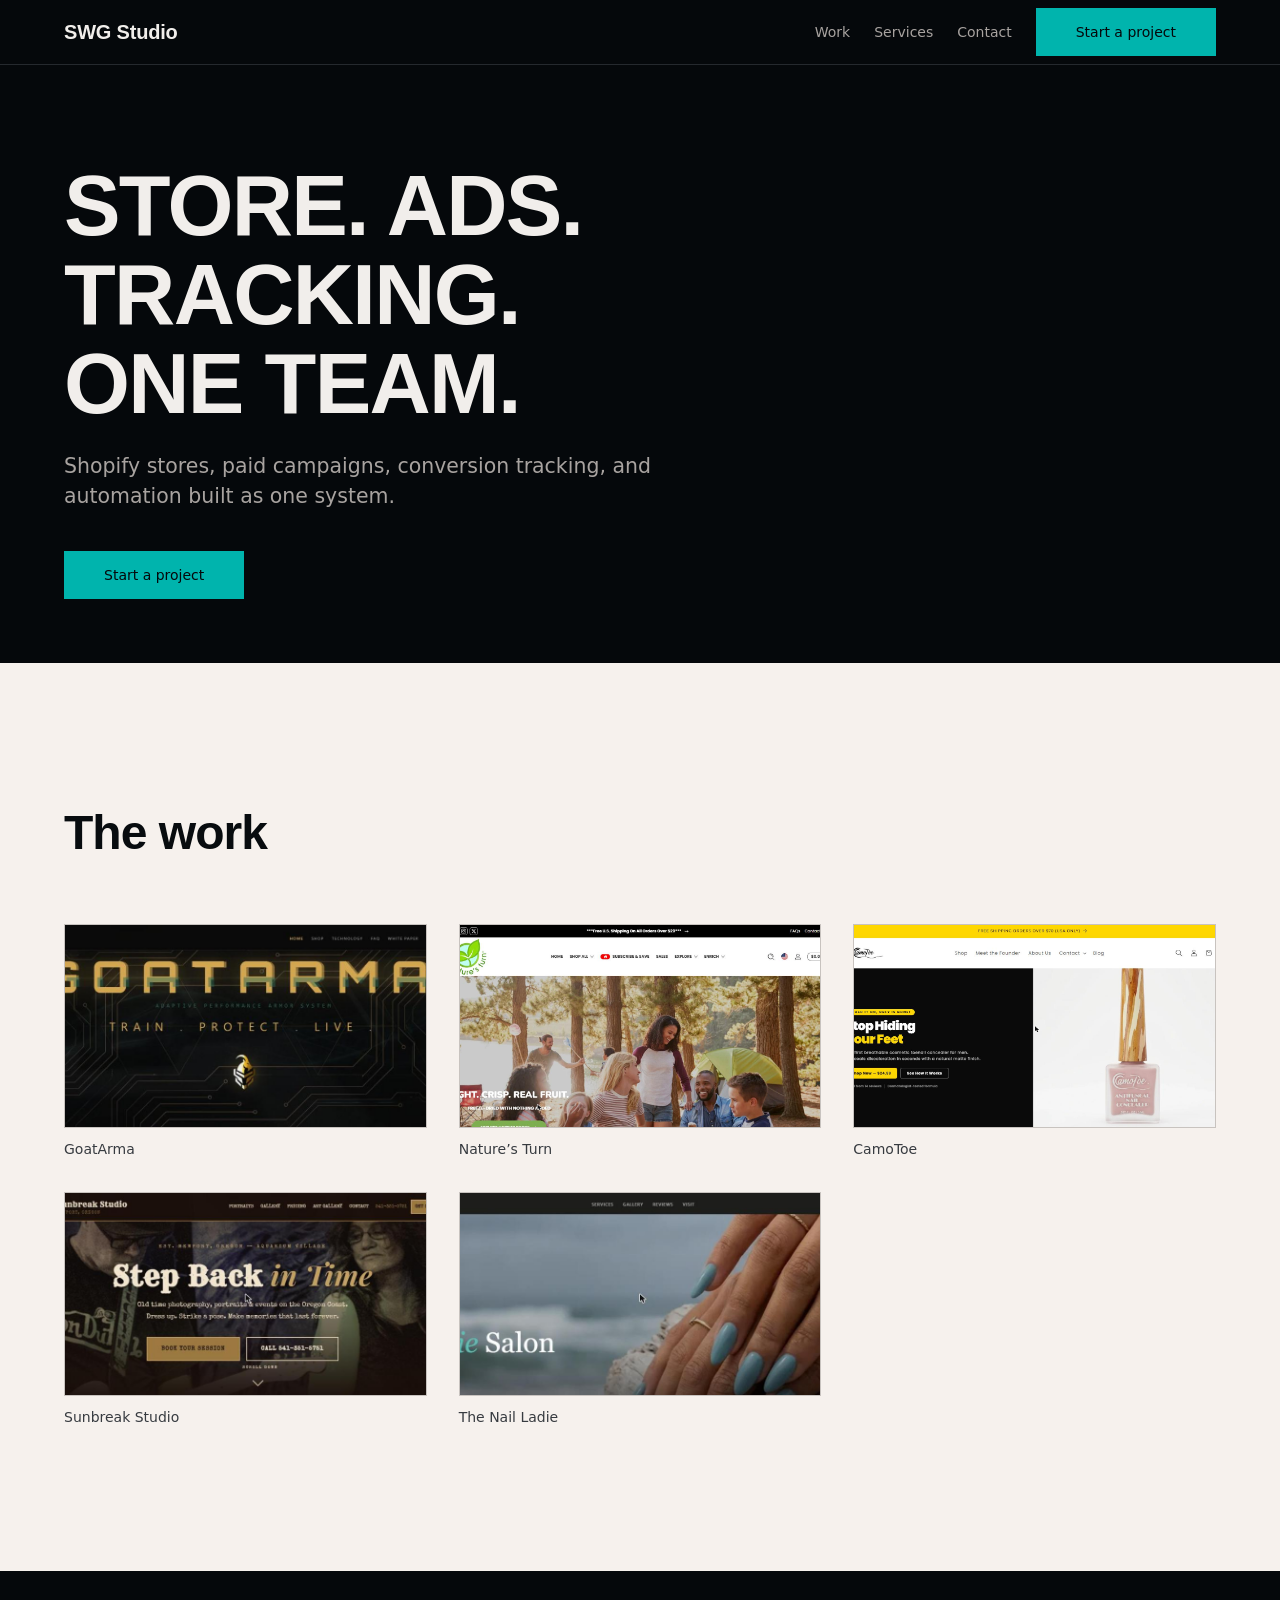
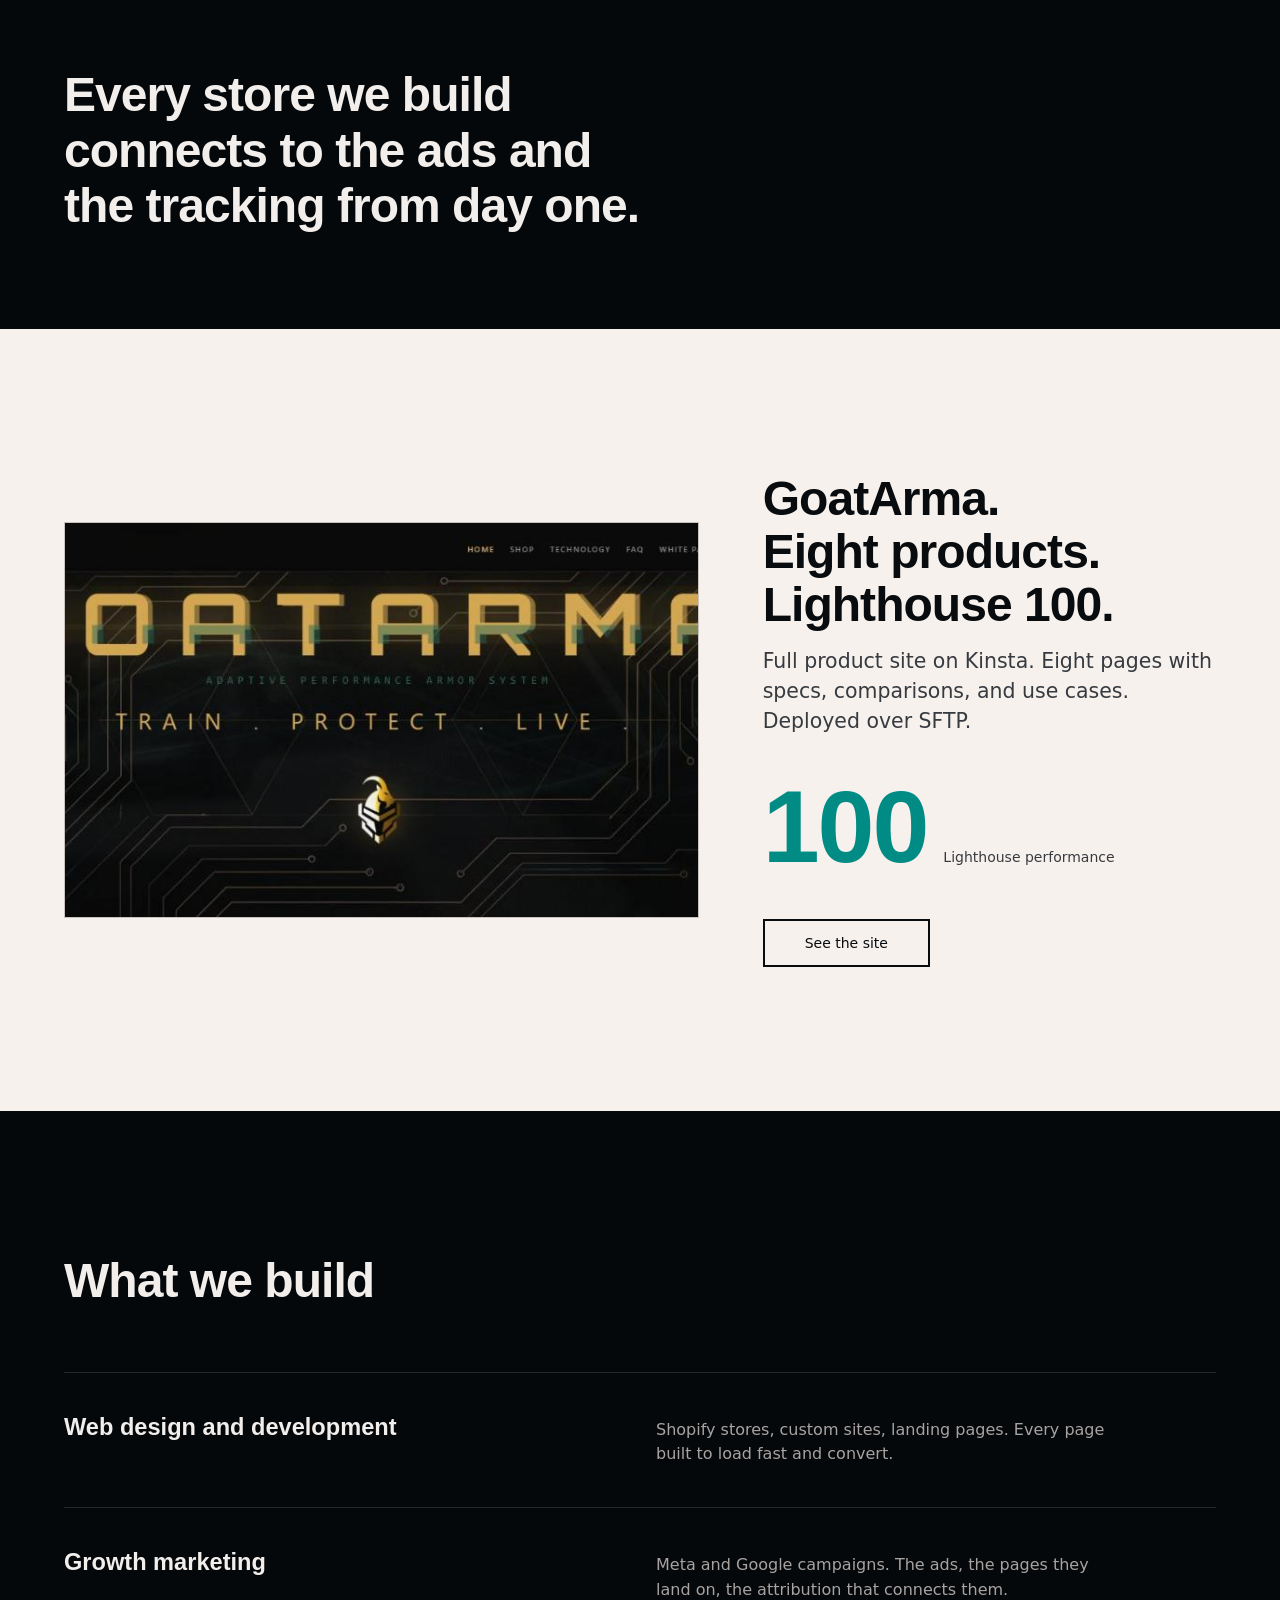
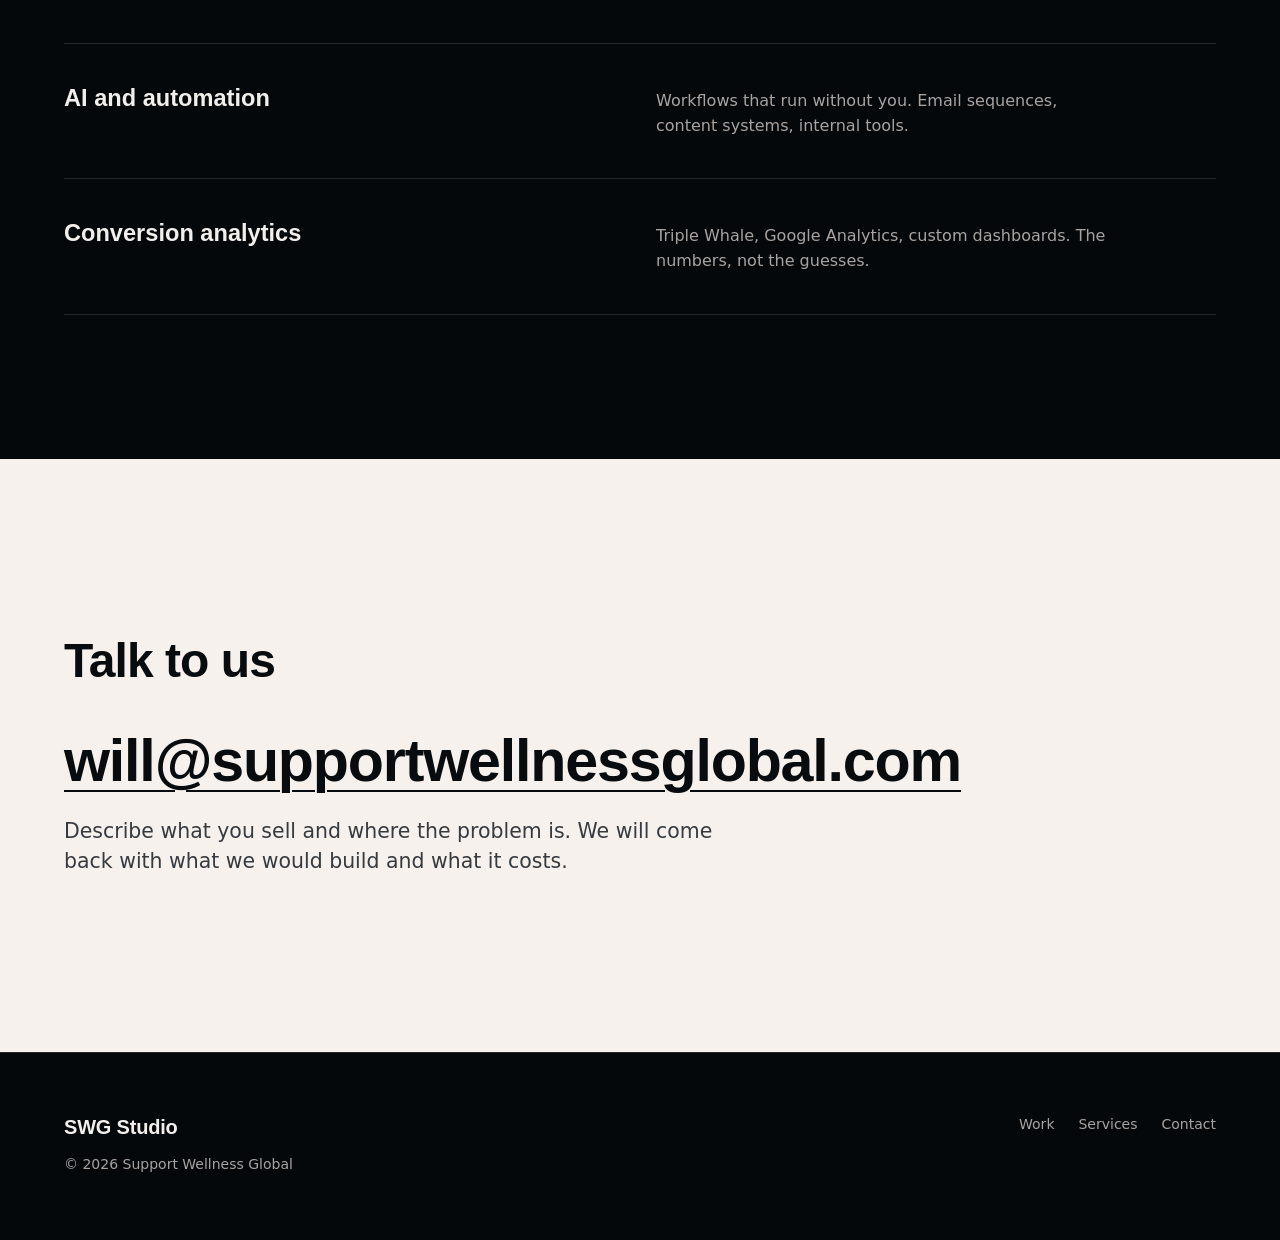
<file: v6/index.html>
<!doctype html>
<html lang="en">
<head>
  <meta charset="utf-8">
  <meta name="viewport" content="width=device-width, initial-scale=1">
  <title>SWG Studio</title>
  <meta name="description" content="Shopify stores, paid campaigns, conversion tracking, and automation built as one system. Oregon.">
  <link rel="preconnect" href="https://api.fontshare.com" crossorigin>
  <link href="https://api.fontshare.com/v2/css?f[]=clash-display@700&f[]=switzer@400,500&display=swap" rel="stylesheet">
  <link rel="stylesheet" href="css/style.css">
</head>
<body>

  <nav class="nav" aria-label="Main">
    <div class="container nav-inner">
      <a href="/" class="wordmark">SWG Studio</a>
      <div class="nav-links">
        <a href="#work">Work</a>
        <a href="#services">Services</a>
        <a href="#contact">Contact</a>
      </div>
      <a href="mailto:will@supportwellnessglobal.com" class="btn btn--accent">Start a project</a>
      <button class="nav-toggle" aria-label="Menu" aria-expanded="false">
        <span></span><span></span>
      </button>
    </div>
    <div class="mobile-menu" aria-hidden="true">
      <a href="#work">Work</a>
      <a href="#services">Services</a>
      <a href="#contact">Contact</a>
      <a href="mailto:will@supportwellnessglobal.com">Start a project</a>
    </div>
  </nav>

  <header class="band hero">
    <div class="container">
      <h1>Store. Ads. Tracking. One team.</h1>
      <p class="lead">Shopify stores, paid campaigns, conversion tracking, and automation built as one system.</p>
      <a href="mailto:will@supportwellnessglobal.com" class="btn btn--accent">Start a project</a>
    </div>
  </header>

  <section id="work" class="band band--light">
    <div class="container">
      <h2>The work</h2>
      <div class="work-grid">
        <a href="https://goatarma.com" class="work-card" target="_blank" rel="noopener">
          <figure class="photo work-photo" data-slot="work-goatarma" data-alt="GoatArma product site">
            <img src="images/goatarma.jpg" alt="GoatArma product site" width="1523" height="856" loading="lazy">
          </figure>
          <span class="work-name">GoatArma</span>
        </a>
        <a href="https://naturesturn.com" class="work-card" target="_blank" rel="noopener">
          <figure class="photo work-photo" data-slot="work-nt" data-alt="Nature&#8217;s Turn store">
            <img src="images/naturesturn.jpg" alt="Nature&#8217;s Turn store" width="1523" height="856" loading="lazy">
          </figure>
          <span class="work-name">Nature&#8217;s Turn</span>
        </a>
        <a href="https://camotoe.com" class="work-card" target="_blank" rel="noopener">
          <figure class="photo work-photo" data-slot="work-ct" data-alt="CamoToe store">
            <img src="images/camotoe.jpg" alt="CamoToe store" width="1523" height="856" loading="lazy">
          </figure>
          <span class="work-name">CamoToe</span>
        </a>
        <a href="https://luckygoats33.github.io/sunbreak-studio/" class="work-card" target="_blank" rel="noopener">
          <figure class="photo work-photo" data-slot="work-sunbreak" data-alt="Sunbreak Studio site">
            <img src="images/sunbreak.jpg" alt="Sunbreak Studio site" width="1523" height="856" loading="lazy">
          </figure>
          <span class="work-name">Sunbreak Studio</span>
        </a>
        <a href="https://luckygoats33.github.io/the-nail-ladie/" class="work-card" target="_blank" rel="noopener">
          <figure class="photo work-photo" data-slot="work-nailladie" data-alt="The Nail Ladie site">
            <img src="images/nailladie.jpg" alt="The Nail Ladie site" width="1523" height="856" loading="lazy">
          </figure>
          <span class="work-name">The Nail Ladie</span>
        </a>
      </div>
    </div>
  </section>

  <div class="band band--statement">
    <div class="container">
      <p class="statement">Every store we build connects to the ads and the tracking from day one.</p>
    </div>
  </div>

  <section class="band band--light">
    <div class="container case">
      <figure class="photo case-photo" data-slot="case-goatarma" data-alt="GoatArma homepage">
        <img src="images/goatarma.jpg" alt="GoatArma product site" width="1523" height="856" loading="lazy">
      </figure>
      <div class="case-text">
        <h2>GoatArma. Eight products. Lighthouse 100.</h2>
        <p class="lead">Full product site on Kinsta. Eight pages with specs, comparisons, and use cases. Deployed over SFTP.</p>
        <p class="case-stat"><span class="figure num">100</span> <span class="case-stat-label">Lighthouse performance</span></p>
        <a href="https://goatarma.com" class="btn btn--outline" target="_blank" rel="noopener">See the site</a>
      </div>
    </div>
  </section>

  <section id="services" class="band">
    <div class="container">
      <h2>What we build</h2>
      <div class="services-list">
        <div class="service">
          <h3>Web design and development</h3>
          <p>Shopify stores, custom sites, landing pages. Every page built to load fast and convert.</p>
        </div>
        <div class="service">
          <h3>Growth marketing</h3>
          <p>Meta and Google campaigns. The ads, the pages they land on, the attribution that connects them.</p>
        </div>
        <div class="service">
          <h3>AI and automation</h3>
          <p>Workflows that run without you. Email sequences, content systems, internal tools.</p>
        </div>
        <div class="service">
          <h3>Conversion analytics</h3>
          <p>Triple Whale, Google Analytics, custom dashboards. The numbers, not the guesses.</p>
        </div>
      </div>
    </div>
  </section>

  <section id="contact" class="band band--light band--contact">
    <div class="container">
      <h2>Talk to us</h2>
      <a href="mailto:will@supportwellnessglobal.com" class="contact-email">will@supportwellnessglobal.com</a>
      <p class="lead">Describe what you sell and where the problem is. We will come back with what we would build and what it costs.</p>
    </div>
  </section>

  <footer class="footer">
    <div class="container footer-inner">
      <div class="footer-brand">
        <span class="wordmark">SWG Studio</span>
        <p class="footer-legal">&copy; 2026 Support Wellness Global</p>
      </div>
      <nav class="footer-nav" aria-label="Footer">
        <a href="#work">Work</a>
        <a href="#services">Services</a>
        <a href="#contact">Contact</a>
      </nav>
    </div>
  </footer>

  <script>
  window.hallmarkSlots = (m) => { for (const [k, v] of Object.entries(m)) { const s = document.querySelector(`[data-slot="${k}"]`); if (!s) continue; const im = new Image(); im.src = typeof v === 'string' ? v : v.src; im.alt = (typeof v === 'object' && v.alt) || s.dataset.alt || ''; s.querySelectorAll(':scope > img').forEach((o) => o.remove()); s.prepend(im); } };
  document.querySelectorAll('[data-slot] img').forEach((i) => { if (i.complete && !i.naturalWidth) i.remove(); else i.addEventListener('error', () => i.remove(), { once: true }); });
  </script>
  <script src="js/main.js"></script>
</body>
</html>
</file>
<file: css/style.css>
:root {
  --ink: #080c16;
  --deep: #0c1120;
  --midnight: #111827;
  --charcoal: #1a2035;
  --surface: #1e2538;
  --border: #252d42;
  --muted: #5a6480;
  --secondary: #8892a8;
  --text: #c0c8d8;
  --heading: #e8ecf2;
  --white: #f4f6fa;
  --amber: #d4a44a;
  --amber-glow: #e8b85c;
  --amber-dim: #9a7832;
  --cyan: #00d8f0;
  --cyan-bright: #00eeff;
  --cyan-dim: #0098a8;
  --cyan-glow: rgba(0, 216, 240, 0.15);
  --red-signal: #ff4d5a;
  --green-signal: #2dd881;
  --font-serif: 'Instrument Serif', Georgia, serif;
  --font-sans: 'Inter', -apple-system, BlinkMacSystemFont, sans-serif;
  --font-mono: 'JetBrains Mono', 'Fira Code', monospace;
  --ease-out: cubic-bezier(0.16, 1, 0.3, 1);
  --ease-spring: cubic-bezier(0.34, 1.56, 0.64, 1);
}

*, *::before, *::after { margin: 0; padding: 0; box-sizing: border-box; }

/* =========================================
   FILM GRAIN OVERLAY
   ========================================= */
body::after {
  content: '';
  position: fixed;
  inset: 0;
  z-index: 9000;
  pointer-events: none;
  opacity: 0.04;
  background-image: url("data:image/svg+xml,%3Csvg viewBox='0 0 256 256' xmlns='http://www.w3.org/2000/svg'%3E%3Cfilter id='n'%3E%3CfeTurbulence type='fractalNoise' baseFrequency='0.85' numOctaves='4' stitchTiles='stitch'/%3E%3C/filter%3E%3Crect width='100%25' height='100%25' filter='url(%23n)'/%3E%3C/svg%3E");
  background-repeat: repeat;
  background-size: 256px 256px;
}

/* =========================================
   CUSTOM CURSOR
   ========================================= */
.cursor-ring {
  position: fixed;
  top: 0;
  left: 0;
  width: 12px;
  height: 12px;
  border: 1.5px solid var(--cyan);
  border-radius: 50%;
  pointer-events: none;
  z-index: 9999;
  transform: translate(-50%, -50%);
  transition: width 0.25s var(--ease-spring), height 0.25s var(--ease-spring),
              border-color 0.25s, opacity 0.25s, background 0.25s;
  mix-blend-mode: difference;
  will-change: transform;
}

.cursor-ring::after {
  content: '';
  position: absolute;
  top: 50%;
  left: 50%;
  width: 3px;
  height: 3px;
  background: var(--cyan);
  border-radius: 50%;
  transform: translate(-50%, -50%);
  transition: opacity 0.2s;
}

.cursor-ring.expanded {
  width: 40px;
  height: 40px;
  border-color: rgba(0, 216, 240, 0.5);
  background: rgba(0, 216, 240, 0.05);
}

.cursor-ring.expanded::after { opacity: 0; }

@media (max-width: 768px), (pointer: coarse) {
  .cursor-ring { display: none; }
}

/* =========================================
   GLOW LINE SEPARATORS
   ========================================= */
@keyframes glowSlide {
  0% { background-position: -200% 0; }
  100% { background-position: 200% 0; }
}

.glow-line {
  height: 1px;
  background: linear-gradient(90deg,
    var(--border) 0%,
    var(--border) 35%,
    var(--cyan) 50%,
    var(--border) 65%,
    var(--border) 100%);
  background-size: 200% 100%;
  animation: glowSlide 6s ease-in-out infinite;
  border: none;
}

html {
  scroll-behavior: smooth;
  font-size: 16px;
  -webkit-font-smoothing: antialiased;
  -moz-osx-font-smoothing: grayscale;
}

body {
  font-family: var(--font-sans);
  background: var(--ink);
  color: var(--text);
  line-height: 1.6;
  overflow-x: hidden;
}

::selection {
  background: var(--cyan);
  color: var(--ink);
}

a { color: var(--cyan); text-decoration: none; transition: color 0.2s; }
a:hover { color: var(--cyan-bright); }

img { max-width: 100%; display: block; }

.container {
  max-width: 1280px;
  margin: 0 auto;
  padding: 0 clamp(1.25rem, 4vw, 3rem);
}

.sr-only {
  position: absolute; width: 1px; height: 1px;
  padding: 0; margin: -1px; overflow: hidden;
  clip: rect(0, 0, 0, 0); white-space: nowrap; border: 0;
}

/* =========================================
   NAV
   ========================================= */
.nav {
  position: fixed;
  top: 0;
  left: 0;
  right: 0;
  z-index: 100;
  padding: 1.25rem 0;
  transition: background 0.4s, backdrop-filter 0.4s;
}

.nav.scrolled {
  background: rgba(8, 12, 22, 0.85);
  backdrop-filter: blur(20px);
  border-bottom: 1px solid var(--border);
}

.nav-inner {
  display: flex;
  align-items: center;
  justify-content: space-between;
  max-width: 1280px;
  margin: 0 auto;
  padding: 0 clamp(1.25rem, 4vw, 3rem);
}

.nav-logo {
  display: flex;
  align-items: center;
  gap: 0.5rem;
  font-weight: 700;
  font-size: 1.125rem;
  color: var(--white);
  letter-spacing: -0.02em;
}

.nav-logo .dot {
  display: inline-block;
  width: 8px;
  height: 8px;
  background: var(--cyan);
  border-radius: 50%;
  box-shadow: 0 0 12px var(--cyan);
}

.nav-links {
  display: flex;
  align-items: center;
  gap: 2rem;
  list-style: none;
}

.nav-links a {
  color: var(--secondary);
  font-size: 0.875rem;
  font-weight: 500;
  letter-spacing: 0.01em;
  transition: color 0.2s;
}

.nav-links a:hover { color: var(--white); }

.nav-cta {
  display: inline-flex;
  align-items: center;
  gap: 0.5rem;
  padding: 0.625rem 1.25rem;
  background: var(--cyan);
  color: var(--ink);
  font-size: 0.8125rem;
  font-weight: 600;
  border-radius: 6px;
  letter-spacing: 0.02em;
  transition: background 0.2s, transform 0.2s;
}

.nav-cta:hover {
  background: var(--cyan-bright);
  color: var(--ink);
  transform: translateY(-1px);
}

.nav-mobile-toggle {
  display: none;
  background: none;
  border: none;
  color: var(--white);
  cursor: pointer;
  padding: 0.5rem;
}

.nav-mobile-toggle svg { width: 24px; height: 24px; }

/* =========================================
   HERO
   ========================================= */
.hero {
  position: relative;
  min-height: 100vh;
  display: flex;
  align-items: center;
  overflow: hidden;
  padding: 8rem 0 6rem;
}

.hero-bg {
  position: absolute;
  inset: 0;
  z-index: 0;
}

.hero-bg-img {
  position: absolute;
  inset: 0;
  width: 100%;
  height: 100%;
  object-fit: cover;
  opacity: 0.35;
  z-index: 0;
}

.hero-bg-video {
  position: absolute;
  inset: 0;
  width: 100%;
  height: 100%;
  object-fit: cover;
  opacity: 0.4;
  z-index: 0;
}

.hero-bg canvas {
  position: relative;
  z-index: 1;
  width: 100%;
  height: 100%;
}

.hero-gradient {
  position: absolute;
  inset: 0;
  background:
    radial-gradient(ellipse 60% 50% at 50% 40%, transparent, var(--ink) 70%),
    linear-gradient(180deg, transparent 60%, var(--ink) 100%);
  z-index: 1;
}

.hero-content {
  position: relative;
  z-index: 2;
  max-width: 760px;
}

.hero-badge {
  display: inline-flex;
  align-items: center;
  gap: 0.5rem;
  padding: 0.375rem 1rem;
  background: var(--cyan-glow);
  border: 1px solid rgba(0, 216, 240, 0.2);
  border-radius: 100px;
  font-size: 0.75rem;
  font-weight: 600;
  color: var(--cyan);
  letter-spacing: 0.06em;
  text-transform: uppercase;
  margin-bottom: 2rem;
}

.hero-badge .pulse {
  width: 6px;
  height: 6px;
  background: var(--cyan);
  border-radius: 50%;
  animation: pulse 2s ease-in-out infinite;
}

@keyframes pulse {
  0%, 100% { opacity: 1; box-shadow: 0 0 0 0 rgba(0, 216, 240, 0.4); }
  50% { opacity: 0.8; box-shadow: 0 0 0 6px rgba(0, 216, 240, 0); }
}

.hero h1 {
  font-family: var(--font-serif);
  font-size: clamp(2.75rem, 6vw, 4.5rem);
  font-weight: 400;
  color: var(--white);
  line-height: 1.1;
  letter-spacing: -0.02em;
  margin-bottom: 1.5rem;
}

.hero h1 em {
  font-style: italic;
  color: var(--cyan);
}

.hero-sub {
  font-size: clamp(1.0625rem, 2vw, 1.25rem);
  color: var(--secondary);
  line-height: 1.65;
  max-width: 560px;
  margin-bottom: 2.5rem;
}

.hero-actions {
  display: flex;
  align-items: center;
  gap: 1.25rem;
  flex-wrap: wrap;
}

.btn-primary {
  display: inline-flex;
  align-items: center;
  gap: 0.625rem;
  padding: 0.875rem 1.75rem;
  background: var(--cyan);
  color: var(--ink);
  font-size: 0.9375rem;
  font-weight: 600;
  border-radius: 8px;
  border: none;
  cursor: pointer;
  transition: background 0.2s, transform 0.2s, box-shadow 0.2s;
}

.btn-primary:hover {
  background: var(--cyan-bright);
  color: var(--ink);
  transform: translateY(-2px);
  box-shadow: 0 8px 32px rgba(0, 216, 240, 0.25);
}

.btn-secondary {
  display: inline-flex;
  align-items: center;
  gap: 0.5rem;
  padding: 0.875rem 1.75rem;
  background: transparent;
  color: var(--white);
  font-size: 0.9375rem;
  font-weight: 500;
  border-radius: 8px;
  border: 1px solid var(--border);
  cursor: pointer;
  transition: border-color 0.2s, background 0.2s;
}

.btn-secondary:hover {
  border-color: var(--muted);
  background: rgba(255, 255, 255, 0.03);
  color: var(--white);
}

/* =========================================
   SYSTEM STATUS BAR
   ========================================= */
.system-bar {
  position: relative;
  padding: 1.5rem 0;
  border-top: none;
  border-bottom: none;
  background: rgba(12, 17, 32, 0.6);
  overflow: hidden;
}

.system-bar::before,
.system-bar::after {
  content: '';
  position: absolute;
  left: 0;
  right: 0;
  height: 1px;
  background: linear-gradient(90deg,
    var(--border) 0%,
    var(--border) 35%,
    var(--cyan) 50%,
    var(--border) 65%,
    var(--border) 100%);
  background-size: 200% 100%;
  animation: glowSlide 6s ease-in-out infinite;
}

.system-bar::before { top: 0; }
.system-bar::after { bottom: 0; animation-delay: -3s; }

.system-bar-inner {
  display: flex;
  align-items: center;
  justify-content: center;
  gap: 3rem;
  flex-wrap: wrap;
}

.system-metric {
  display: flex;
  align-items: center;
  gap: 0.75rem;
  font-size: 0.8125rem;
  font-family: var(--font-mono);
  color: var(--muted);
  letter-spacing: 0.02em;
}

.system-metric .indicator {
  width: 6px;
  height: 6px;
  border-radius: 50%;
}

.system-metric .indicator.green { background: var(--green-signal); box-shadow: 0 0 8px rgba(45, 216, 129, 0.5); }
.system-metric .indicator.amber { background: var(--amber); box-shadow: 0 0 8px rgba(212, 164, 74, 0.5); }
.system-metric .indicator.cyan { background: var(--cyan); box-shadow: 0 0 8px rgba(0, 216, 240, 0.5); }

.system-metric .value {
  color: var(--heading);
  font-weight: 600;
}

/* =========================================
   SECTION COMMON
   ========================================= */
.section {
  padding: clamp(4rem, 10vw, 8rem) 0;
}

.section-label {
  display: inline-flex;
  align-items: center;
  gap: 0.625rem;
  font-size: 0.6875rem;
  font-weight: 600;
  letter-spacing: 0.12em;
  text-transform: uppercase;
  color: var(--cyan);
  margin-bottom: 1.25rem;
}

.section-label::before {
  content: '';
  display: inline-block;
  width: 20px;
  height: 1px;
  background: var(--cyan);
}

.section-heading {
  font-family: var(--font-serif);
  font-size: clamp(2rem, 4.5vw, 3.25rem);
  font-weight: 400;
  color: var(--white);
  line-height: 1.15;
  letter-spacing: -0.02em;
  max-width: 640px;
  margin-bottom: 1.25rem;
}

.section-sub {
  font-size: 1.0625rem;
  color: var(--secondary);
  max-width: 540px;
  line-height: 1.65;
  margin-bottom: 3rem;
}

/* =========================================
   DIAGNOSTIC / "WHERE DOES IT HURT?"
   ========================================= */
.diagnostic {
  background: linear-gradient(180deg, var(--ink) 0%, var(--deep) 100%);
}

.diagnostic-grid {
  display: grid;
  grid-template-columns: repeat(auto-fit, minmax(280px, 1fr));
  gap: 1rem;
}

.symptom-card {
  position: relative;
  padding: 1.75rem;
  background: rgba(26, 32, 53, 0.6);
  backdrop-filter: blur(12px);
  -webkit-backdrop-filter: blur(12px);
  border: 1px solid var(--border);
  border-radius: 12px;
  cursor: pointer;
  transition: border-color 0.3s, background 0.3s, transform 0.3s;
  overflow: hidden;
  box-shadow: inset 0 1px 0 rgba(255, 255, 255, 0.04);
}

.symptom-card::before {
  content: '';
  position: absolute;
  top: 0;
  left: 0;
  right: 0;
  height: 2px;
  background: var(--cyan);
  transform: scaleX(0);
  transform-origin: left;
  transition: transform 0.4s var(--ease-out);
}

.symptom-card:hover {
  border-color: var(--cyan-dim);
  background: var(--surface);
  transform: translateY(-2px);
}

.symptom-card:hover::before { transform: scaleX(1); }

.symptom-card.active {
  border-color: var(--cyan);
  background: rgba(0, 216, 240, 0.05);
}

.symptom-card.active::before { transform: scaleX(1); }

.symptom-icon {
  display: flex;
  align-items: center;
  justify-content: center;
  width: 40px;
  height: 40px;
  border-radius: 8px;
  background: rgba(0, 216, 240, 0.08);
  color: var(--cyan);
  font-size: 1.125rem;
  margin-bottom: 1rem;
}

.symptom-card h3 {
  font-size: 1rem;
  font-weight: 600;
  color: var(--heading);
  margin-bottom: 0.5rem;
}

.symptom-card p {
  font-size: 0.875rem;
  color: var(--muted);
  line-height: 1.55;
}

.diagnostic-result {
  margin-top: 2.5rem;
  padding: 2rem;
  background: var(--charcoal);
  border: 1px solid var(--cyan-dim);
  border-radius: 12px;
  display: none;
}

.diagnostic-result.visible { display: block; }

.diagnostic-result h3 {
  font-family: var(--font-serif);
  font-size: 1.5rem;
  color: var(--white);
  margin-bottom: 0.75rem;
}

.diagnostic-result .recommendation {
  font-size: 0.9375rem;
  color: var(--secondary);
  line-height: 1.65;
  margin-bottom: 1.5rem;
}

.diagnostic-result .recommended-plan {
  display: inline-flex;
  align-items: center;
  gap: 0.5rem;
  padding: 0.5rem 1rem;
  background: var(--cyan-glow);
  border: 1px solid rgba(0, 216, 240, 0.2);
  border-radius: 6px;
  font-size: 0.8125rem;
  font-weight: 600;
  color: var(--cyan);
}

/* =========================================
   SERVICES
   ========================================= */
.services {
  background: var(--deep);
}

.services-grid {
  display: grid;
  grid-template-columns: repeat(2, 1fr);
  gap: 1.25rem;
}

.service-card {
  position: relative;
  padding: 2.5rem;
  background: rgba(26, 32, 53, 0.6);
  backdrop-filter: blur(12px);
  -webkit-backdrop-filter: blur(12px);
  border: 1px solid var(--border);
  border-radius: 16px;
  transition: border-color 0.3s, transform 0.3s;
  overflow: hidden;
  box-shadow: inset 0 1px 0 rgba(255, 255, 255, 0.04);
  transform-style: preserve-3d;
  perspective: 800px;
}

.service-card:hover {
  border-color: var(--cyan-dim);
  transform: translateY(-3px);
}

.service-number {
  font-family: var(--font-mono);
  font-size: 0.6875rem;
  color: var(--muted);
  letter-spacing: 0.1em;
  text-transform: uppercase;
  margin-bottom: 1.5rem;
}

.service-card h3 {
  font-family: var(--font-serif);
  font-size: 1.625rem;
  font-weight: 400;
  color: var(--white);
  line-height: 1.25;
  margin-bottom: 1rem;
}

.service-card p {
  font-size: 0.9375rem;
  color: var(--secondary);
  line-height: 1.65;
  margin-bottom: 1.5rem;
}

.service-tags {
  display: flex;
  flex-wrap: wrap;
  gap: 0.5rem;
}

.service-tag {
  padding: 0.25rem 0.75rem;
  background: rgba(0, 216, 240, 0.06);
  border: 1px solid rgba(0, 216, 240, 0.12);
  border-radius: 100px;
  font-size: 0.75rem;
  font-weight: 500;
  color: var(--cyan);
}

.service-connector {
  position: absolute;
  width: 40px;
  height: 1px;
  background: var(--border);
}

/* =========================================
   PROCESS
   ========================================= */
.process-track {
  display: grid;
  grid-template-columns: repeat(4, 1fr);
  gap: 0;
  position: relative;
}

.process-track::before {
  content: '';
  position: absolute;
  top: 28px;
  left: 5%;
  right: 5%;
  height: 1px;
  background: var(--border);
}

.process-step {
  text-align: center;
  position: relative;
  padding: 0 1rem;
}

.process-node {
  display: inline-flex;
  align-items: center;
  justify-content: center;
  width: 56px;
  height: 56px;
  border-radius: 50%;
  background: var(--charcoal);
  border: 2px solid var(--border);
  color: var(--cyan);
  font-family: var(--font-mono);
  font-size: 0.8125rem;
  font-weight: 700;
  margin-bottom: 1.25rem;
  position: relative;
  z-index: 1;
  transition: border-color 0.4s, background 0.4s, box-shadow 0.4s;
}

.process-step:hover .process-node {
  border-color: var(--cyan);
  background: rgba(0, 216, 240, 0.08);
  box-shadow: 0 0 24px rgba(0, 216, 240, 0.15);
}

.process-step h3 {
  font-size: 1.125rem;
  font-weight: 600;
  color: var(--heading);
  margin-bottom: 0.5rem;
}

.process-step p {
  font-size: 0.8125rem;
  color: var(--muted);
  line-height: 1.55;
  max-width: 200px;
  margin: 0 auto;
}

/* =========================================
   WORK / PROOF
   ========================================= */
.work-grid {
  display: grid;
  grid-template-columns: repeat(3, 1fr);
  gap: 1.25rem;
}

.work-card {
  position: relative;
  background: rgba(26, 32, 53, 0.6);
  backdrop-filter: blur(12px);
  -webkit-backdrop-filter: blur(12px);
  border: 1px solid var(--border);
  border-radius: 12px;
  overflow: hidden;
  transition: border-color 0.3s, transform 0.3s;
  box-shadow: inset 0 1px 0 rgba(255, 255, 255, 0.04);
  transform-style: preserve-3d;
  perspective: 800px;
}

.work-card:hover {
  border-color: var(--cyan-dim);
  transform: translateY(-3px);
}

.work-card-image {
  position: relative;
  aspect-ratio: 16 / 10;
  background: var(--midnight);
  overflow: hidden;
}

.work-card-image img,
.work-card-image video {
  width: 100%;
  height: 100%;
  object-fit: cover;
  transition: transform 0.6s var(--ease-out), filter 0.6s;
}

.work-card:hover .work-card-image img,
.work-card:hover .work-card-image video {
  transform: scale(1.05);
  filter: brightness(1.1);
}

.work-card-image .placeholder {
  position: absolute;
  inset: 0;
  display: flex;
  align-items: center;
  justify-content: center;
  font-family: var(--font-mono);
  font-size: 0.75rem;
  color: var(--muted);
  background: linear-gradient(135deg, var(--midnight), var(--charcoal));
}

.work-card-body {
  padding: 1.5rem;
}

.work-card-category {
  font-size: 0.6875rem;
  font-weight: 600;
  letter-spacing: 0.1em;
  text-transform: uppercase;
  color: var(--cyan);
  margin-bottom: 0.625rem;
}

.work-card h3 {
  font-size: 1.0625rem;
  font-weight: 600;
  color: var(--heading);
  line-height: 1.35;
  margin-bottom: 0.5rem;
}

.work-card p {
  font-size: 0.8125rem;
  color: var(--muted);
  line-height: 1.55;
}

.work-card-metrics {
  display: flex;
  gap: 1.5rem;
  margin-top: 1rem;
  padding-top: 1rem;
  border-top: 1px solid var(--border);
}

.work-metric {
  display: flex;
  flex-direction: column;
  gap: 0.125rem;
}

.work-metric .label {
  font-size: 0.6875rem;
  color: var(--muted);
  text-transform: uppercase;
  letter-spacing: 0.08em;
}

.work-metric .value {
  font-family: var(--font-mono);
  font-size: 1rem;
  font-weight: 700;
  color: var(--green-signal);
}

/* =========================================
   PLANS / PRICING
   ========================================= */
.plans {
  background: var(--deep);
}

.plans-intro {
  text-align: center;
  margin-bottom: 3.5rem;
}

.plans-intro .section-heading,
.plans-intro .section-sub {
  margin-left: auto;
  margin-right: auto;
}

.plans-grid {
  display: grid;
  grid-template-columns: repeat(3, 1fr);
  gap: 1.25rem;
  align-items: start;
}

.plan-card {
  position: relative;
  padding: 2.5rem;
  background: rgba(26, 32, 53, 0.6);
  backdrop-filter: blur(12px);
  -webkit-backdrop-filter: blur(12px);
  border: 1px solid var(--border);
  border-radius: 16px;
  transition: border-color 0.3s, transform 0.3s;
  box-shadow: inset 0 1px 0 rgba(255, 255, 255, 0.04);
  transform-style: preserve-3d;
  perspective: 800px;
}

.plan-card:hover {
  transform: translateY(-3px);
}

.plan-card.featured {
  border-color: var(--cyan-dim);
  background: linear-gradient(180deg, rgba(0, 216, 240, 0.04) 0%, var(--charcoal) 100%);
}

.plan-card.featured::before {
  content: 'Most Popular';
  position: absolute;
  top: -12px;
  left: 50%;
  transform: translateX(-50%);
  padding: 0.25rem 1rem;
  background: var(--cyan);
  color: var(--ink);
  font-size: 0.6875rem;
  font-weight: 700;
  letter-spacing: 0.06em;
  text-transform: uppercase;
  border-radius: 100px;
}

.plan-name {
  font-size: 0.75rem;
  font-weight: 600;
  letter-spacing: 0.1em;
  text-transform: uppercase;
  color: var(--cyan);
  margin-bottom: 0.75rem;
}

.plan-card h3 {
  font-family: var(--font-serif);
  font-size: 1.5rem;
  font-weight: 400;
  color: var(--white);
  line-height: 1.3;
  margin-bottom: 1rem;
}

.plan-price {
  font-size: 0.9375rem;
  color: var(--secondary);
  margin-bottom: 0.25rem;
}

.plan-price .amount {
  font-family: var(--font-mono);
  font-size: 1.75rem;
  font-weight: 700;
  color: var(--heading);
}

.plan-note {
  font-size: 0.8125rem;
  color: var(--muted);
  margin-bottom: 2rem;
}

.plan-features {
  list-style: none;
  margin-bottom: 2rem;
}

.plan-features li {
  display: flex;
  align-items: flex-start;
  gap: 0.75rem;
  padding: 0.5rem 0;
  font-size: 0.875rem;
  color: var(--text);
  border-bottom: 1px solid rgba(37, 45, 66, 0.5);
}

.plan-features li:last-child { border-bottom: none; }

.plan-features .check {
  flex-shrink: 0;
  width: 18px;
  height: 18px;
  display: flex;
  align-items: center;
  justify-content: center;
  border-radius: 50%;
  background: rgba(0, 216, 240, 0.1);
  color: var(--cyan);
  font-size: 0.625rem;
  margin-top: 2px;
}

.plan-cta {
  display: block;
  width: 100%;
  padding: 0.875rem;
  text-align: center;
  border-radius: 8px;
  font-size: 0.9375rem;
  font-weight: 600;
  cursor: pointer;
  transition: all 0.2s;
  border: none;
}

.plan-cta.primary {
  background: var(--cyan);
  color: var(--ink);
}

.plan-cta.primary:hover {
  background: var(--cyan-bright);
  box-shadow: 0 8px 32px rgba(0, 216, 240, 0.25);
}

.plan-cta.outline {
  background: transparent;
  color: var(--white);
  border: 1px solid var(--border);
}

.plan-cta.outline:hover {
  border-color: var(--muted);
  background: rgba(255, 255, 255, 0.03);
}

.plans-note {
  text-align: center;
  margin-top: 2.5rem;
  padding: 1.5rem;
  background: var(--charcoal);
  border: 1px solid var(--border);
  border-radius: 12px;
}

.plans-note p {
  font-family: var(--font-serif);
  font-size: 1.125rem;
  font-style: italic;
  color: var(--secondary);
  line-height: 1.6;
}

.plans-note p strong {
  color: var(--heading);
  font-weight: 600;
}

/* =========================================
   LAB PREVIEW
   ========================================= */
.lab-preview-grid {
  display: grid;
  grid-template-columns: repeat(3, 1fr);
  gap: 1.25rem;
}

.lab-card {
  padding: 2rem;
  background: rgba(26, 32, 53, 0.6);
  backdrop-filter: blur(12px);
  -webkit-backdrop-filter: blur(12px);
  border: 1px solid var(--border);
  border-radius: 12px;
  transition: border-color 0.3s, transform 0.3s;
  box-shadow: inset 0 1px 0 rgba(255, 255, 255, 0.04);
  transform-style: preserve-3d;
  perspective: 800px;
}

.lab-card:hover {
  border-color: var(--amber-dim);
  transform: translateY(-2px);
}

.lab-card-type {
  font-size: 0.6875rem;
  font-weight: 600;
  letter-spacing: 0.1em;
  text-transform: uppercase;
  color: var(--amber);
  margin-bottom: 1rem;
}

.lab-card h3 {
  font-size: 1.0625rem;
  font-weight: 600;
  color: var(--heading);
  margin-bottom: 0.5rem;
  line-height: 1.35;
}

.lab-card p {
  font-size: 0.8125rem;
  color: var(--muted);
  line-height: 1.55;
}

/* =========================================
   ABOUT SECTION BACKGROUND
   ========================================= */
.about-section {
  position: relative;
  overflow: hidden;
}

.about-bg-wrap {
  position: absolute;
  inset: 0;
  z-index: 0;
  overflow: hidden;
}

.about-bg-img {
  width: 100%;
  height: 100%;
  object-fit: cover;
  opacity: 0.12;
  filter: blur(2px);
}

.about-section .container {
  position: relative;
  z-index: 1;
}

/* =========================================
   CTA SECTION
   ========================================= */
.cta-section {
  position: relative;
  padding: clamp(5rem, 12vw, 10rem) 0;
  text-align: center;
  overflow: hidden;
}

.cta-section::before {
  content: '';
  position: absolute;
  top: 50%;
  left: 50%;
  transform: translate(-50%, -50%);
  width: 600px;
  height: 600px;
  background: radial-gradient(circle, rgba(0, 216, 240, 0.06) 0%, transparent 70%);
  pointer-events: none;
}

.cta-section .section-heading {
  margin-left: auto;
  margin-right: auto;
  max-width: 520px;
}

.cta-section .section-sub {
  margin-left: auto;
  margin-right: auto;
}

.cta-actions {
  display: flex;
  justify-content: center;
  gap: 1rem;
  flex-wrap: wrap;
}

/* =========================================
   FOOTER
   ========================================= */
.footer {
  padding: 3rem 0;
  border-top: 1px solid var(--border);
}

.footer-inner {
  display: flex;
  align-items: center;
  justify-content: space-between;
  flex-wrap: wrap;
  gap: 1.5rem;
}

.footer-left {
  font-size: 0.8125rem;
  color: var(--muted);
}

.footer-left .logo {
  font-weight: 700;
  color: var(--heading);
  margin-right: 1rem;
}

.footer-links {
  display: flex;
  gap: 1.5rem;
  list-style: none;
}

.footer-links a {
  font-size: 0.8125rem;
  color: var(--muted);
  transition: color 0.2s;
}

.footer-links a:hover { color: var(--white); }

/* =========================================
   3D TILT HIGHLIGHT
   ========================================= */
.tilt-card {
  transition: transform 0.15s ease-out, border-color 0.3s;
}

.tilt-card .tilt-highlight {
  position: absolute;
  inset: 0;
  border-radius: inherit;
  pointer-events: none;
  opacity: 0;
  transition: opacity 0.3s;
  z-index: 1;
}

.tilt-card:hover .tilt-highlight {
  opacity: 1;
}

/* =========================================
   MAGNETIC BUTTON
   ========================================= */
.magnetic-btn {
  will-change: transform;
  transition: transform 0.2s var(--ease-spring), background 0.2s, box-shadow 0.2s, color 0.2s;
}

/* =========================================
   TEXT SCRAMBLE
   ========================================= */
.section-heading {
  font-variant-ligatures: none;
}

/* =========================================
   SECTION GLOW DIVIDERS
   ========================================= */
.section-divider {
  width: 100%;
  height: 1px;
  background: linear-gradient(90deg,
    transparent 0%,
    var(--border) 15%,
    var(--cyan) 50%,
    var(--border) 85%,
    transparent 100%);
  background-size: 200% 100%;
  animation: glowSlide 6s ease-in-out infinite;
}

/* =========================================
   VISUAL BREAK (Cinematic Video Divider)
   ========================================= */
.visual-break {
  position: relative;
  width: 100%;
  height: 200px;
  overflow: hidden;
}

.visual-break video {
  width: 100%;
  height: 100%;
  object-fit: cover;
  filter: saturate(1.2);
}

.visual-break-overlay {
  position: absolute;
  inset: 0;
  background: linear-gradient(180deg,
    var(--ink) 0%,
    transparent 25%,
    transparent 75%,
    var(--ink) 100%);
  pointer-events: none;
}

/* =========================================
   RESPONSIVE
   ========================================= */
@media (max-width: 1024px) {
  .services-grid { grid-template-columns: 1fr; }
  .plans-grid { grid-template-columns: 1fr; max-width: 480px; margin: 0 auto; }
  .work-grid { grid-template-columns: repeat(2, 1fr); }
  .lab-preview-grid { grid-template-columns: 1fr; max-width: 480px; }
  .process-track { grid-template-columns: repeat(2, 1fr); gap: 2rem; }
  .process-track::before { display: none; }
}

@media (max-width: 768px) {
  .nav-links { display: none; }
  .nav-mobile-toggle { display: block; }
  .hero { padding: 6rem 0 4rem; }
  .work-grid { grid-template-columns: 1fr; }
  .system-bar-inner { gap: 1.5rem; }
  .hero-actions { flex-direction: column; align-items: flex-start; }
  .process-track { grid-template-columns: 1fr; }
  .diagnostic-grid { grid-template-columns: 1fr; }
  .footer-inner { flex-direction: column; text-align: center; }
}

@media (prefers-reduced-motion: reduce) {
  *, *::before, *::after {
    animation-duration: 0.01ms !important;
    animation-iteration-count: 1 !important;
    transition-duration: 0.01ms !important;
  }
  html { scroll-behavior: auto; }
  body::after { display: none; }
  .cursor-ring { display: none; }
  .tilt-card { transform: none !important; }
  .magnetic-btn { transform: none !important; }
  .glow-line, .section-divider,
  .system-bar::before, .system-bar::after {
    animation: none !important;
    background: var(--border) !important;
  }
}
</file>
<file: v2/css/style.css>
:root {
  --bg: #e0e4ef;
  --bg-light: #e8ecf5;
  --bg-gradient-start: #d4d8e8;
  --bg-gradient-end: #c8cfe8;
  --black: #0a0a0a;
  --dark: #1a1a1a;
  --text: #2a2a2a;
  --muted: #6a6a7a;
  --border: #b8bcd0;
  --white: #fafafa;
  --accent: #0a0a0a;
  --font-heading: 'Space Grotesk', -apple-system, sans-serif;
  --font-body: 'Inter', -apple-system, sans-serif;
  --ease-out: cubic-bezier(0.16, 1, 0.3, 1);
}

*, *::before, *::after { margin: 0; padding: 0; box-sizing: border-box; }

html { scroll-behavior: smooth; }

body {
  font-family: var(--font-body);
  background: var(--bg);
  background: linear-gradient(180deg, var(--bg-gradient-start) 0%, var(--bg-light) 30%, var(--bg) 60%, var(--bg-gradient-end) 100%);
  color: var(--text);
  line-height: 1.6;
  -webkit-font-smoothing: antialiased;
  overflow-x: hidden;
}

.container {
  max-width: 1200px;
  margin: 0 auto;
  padding: 0 2rem;
}

/* =========================================
   BACKGROUND TEXT
   ========================================= */
.bg-text {
  position: absolute;
  top: 50%;
  left: 50%;
  transform: translate(-50%, -50%);
  pointer-events: none;
  z-index: 0;
  white-space: nowrap;
  overflow: hidden;
}

.bg-text span {
  font-family: var(--font-heading);
  font-size: 18vw;
  font-weight: 700;
  text-transform: uppercase;
  color: transparent;
  -webkit-text-stroke: 1.5px rgba(10, 10, 10, 0.06);
  letter-spacing: -0.02em;
  user-select: none;
}

.bg-text-hero { top: 55%; }
.bg-text-services { top: 40%; }
.bg-text-testimonials { top: 45%; }
.bg-text-work { top: 50%; }
.bg-text-contact { top: 40%; }

/* =========================================
   NAV
   ========================================= */
.nav {
  position: fixed;
  top: 0;
  left: 0;
  right: 0;
  z-index: 1000;
  padding: 1.25rem 0;
  transition: background 0.4s, backdrop-filter 0.4s;
}

.nav.scrolled {
  background: rgba(224, 228, 239, 0.85);
  backdrop-filter: blur(12px);
}

.nav-inner {
  max-width: 1200px;
  margin: 0 auto;
  padding: 0 2rem;
  display: flex;
  align-items: center;
  justify-content: space-between;
}

.nav-logo {
  font-family: var(--font-heading);
  font-size: 1.25rem;
  font-weight: 700;
  color: var(--black);
  text-decoration: none;
  letter-spacing: -0.03em;
}

.nav-logo .dot {
  color: var(--muted);
}

.nav-right {
  display: flex;
  align-items: center;
  gap: 2rem;
}

.nav-cta {
  font-family: var(--font-heading);
  font-size: 0.8125rem;
  font-weight: 500;
  color: var(--black);
  text-decoration: none;
  text-transform: uppercase;
  letter-spacing: 0.05em;
  padding: 0.625rem 1.25rem;
  border: 1px solid var(--border);
  border-radius: 100px;
  transition: background 0.3s, color 0.3s;
}

.nav-cta:hover {
  background: var(--black);
  color: var(--white);
}

.nav-menu-toggle {
  font-family: var(--font-heading);
  font-size: 0.8125rem;
  font-weight: 500;
  text-transform: uppercase;
  letter-spacing: 0.05em;
  background: none;
  border: none;
  color: var(--black);
  cursor: pointer;
}

/* =========================================
   MENU OVERLAY
   ========================================= */
.menu-overlay {
  position: fixed;
  inset: 0;
  background: var(--black);
  z-index: 999;
  display: flex;
  align-items: center;
  justify-content: center;
  opacity: 0;
  pointer-events: none;
  transition: opacity 0.5s var(--ease-out);
}

.menu-overlay.open {
  opacity: 1;
  pointer-events: all;
}

.menu-overlay-inner {
  text-align: center;
}

.menu-links {
  list-style: none;
  display: flex;
  flex-direction: column;
  gap: 1.5rem;
}

.menu-links a {
  font-family: var(--font-heading);
  font-size: clamp(2rem, 5vw, 4rem);
  font-weight: 700;
  color: var(--white);
  text-decoration: none;
  text-transform: uppercase;
  letter-spacing: -0.02em;
  transition: opacity 0.3s;
}

.menu-links a:hover { opacity: 0.5; }

.menu-footer {
  margin-top: 3rem;
}

.menu-footer a {
  color: rgba(255, 255, 255, 0.5);
  text-decoration: none;
  font-size: 0.875rem;
}

/* =========================================
   HERO
   ========================================= */
.hero {
  position: relative;
  min-height: 100vh;
  display: flex;
  flex-direction: column;
  justify-content: center;
  padding: 8rem 0 4rem;
  overflow: hidden;
}

.hero-content {
  position: relative;
  z-index: 1;
}

.hero-statement {
  font-family: var(--font-heading);
  font-size: clamp(1.5rem, 3.5vw, 3rem);
  font-weight: 700;
  line-height: 1.2;
  color: var(--black);
  text-transform: uppercase;
  letter-spacing: -0.02em;
  max-width: 900px;
  margin-bottom: 2.5rem;
}

.hero-details {
  max-width: 500px;
  margin-bottom: 4rem;
}

.hero-sub-upper {
  font-family: var(--font-heading);
  font-size: 0.75rem;
  font-weight: 500;
  text-transform: uppercase;
  letter-spacing: 0.03em;
  color: var(--muted);
  line-height: 1.7;
  margin-bottom: 1.25rem;
}

.hero-sub {
  font-size: 0.9375rem;
  color: var(--muted);
  line-height: 1.7;
}

.scroll-indicator {
  display: flex;
  align-items: center;
  gap: 0.5rem;
  font-family: var(--font-heading);
  font-size: 0.75rem;
  font-weight: 500;
  text-transform: uppercase;
  letter-spacing: 0.1em;
  color: var(--muted);
}

.scroll-indicator svg {
  animation: scrollBounce 2s ease-in-out infinite;
}

@keyframes scrollBounce {
  0%, 100% { transform: translateY(0); }
  50% { transform: translateY(6px); }
}

/* =========================================
   SECTIONS
   ========================================= */
.section {
  position: relative;
  padding: 8rem 0;
  overflow: hidden;
}

.section > .container {
  position: relative;
  z-index: 1;
}

.section-label {
  display: inline-block;
  font-family: var(--font-heading);
  font-size: 0.75rem;
  font-weight: 500;
  text-transform: uppercase;
  letter-spacing: 0.1em;
  color: var(--muted);
  border: 1px solid var(--border);
  border-radius: 100px;
  padding: 0.375rem 1rem;
  margin-bottom: 2.5rem;
}

.statement-heading {
  font-family: var(--font-heading);
  font-size: clamp(1.5rem, 3vw, 2.5rem);
  font-weight: 700;
  line-height: 1.2;
  color: var(--black);
  letter-spacing: -0.02em;
  max-width: 800px;
  margin-bottom: 1.25rem;
}

.statement-sub {
  font-size: 0.9375rem;
  color: var(--muted);
  line-height: 1.7;
  max-width: 600px;
  margin-bottom: 3rem;
}

/* =========================================
   SERVICES
   ========================================= */
.services-list {
  list-style: none;
  display: flex;
  flex-direction: column;
}

.services-list li {
  font-family: var(--font-heading);
  font-size: clamp(1rem, 1.5vw, 1.25rem);
  font-weight: 500;
  color: var(--dark);
  padding: 1rem 0;
  border-bottom: 1px solid var(--border);
  transition: padding-left 0.3s var(--ease-out), color 0.3s;
}

.services-list li:first-child {
  border-top: 1px solid var(--border);
}

.services-list li:hover {
  padding-left: 1rem;
  color: var(--black);
}

/* =========================================
   CLIENTS
   ========================================= */
.clients-grid {
  display: grid;
  grid-template-columns: 1fr 1fr;
  gap: 3rem;
}

.clients-col {
  display: flex;
  flex-direction: column;
  gap: 0.75rem;
}

.clients-col span {
  font-size: 0.9375rem;
  color: var(--muted);
  line-height: 1.5;
}

/* =========================================
   TESTIMONIALS
   ========================================= */
.testimonials-grid {
  display: grid;
  grid-template-columns: repeat(3, 1fr);
  gap: 2rem;
  margin-top: 3rem;
}

.testimonial-card {
  padding: 2rem;
  border: 1px solid var(--border);
  border-radius: 8px;
  background: rgba(255, 255, 255, 0.25);
}

.testimonial-logo {
  width: 48px;
  height: 48px;
  background: var(--border);
  border-radius: 6px;
  margin-bottom: 1.5rem;
}

.testimonial-card blockquote {
  font-size: 0.9375rem;
  color: var(--text);
  line-height: 1.7;
  margin-bottom: 1.5rem;
  font-style: normal;
}

.testimonial-author strong {
  display: block;
  font-family: var(--font-heading);
  font-size: 0.8125rem;
  font-weight: 600;
  color: var(--black);
  margin-bottom: 0.125rem;
}

.testimonial-author span {
  font-size: 0.75rem;
  color: var(--muted);
}

/* =========================================
   ACCORDION / CAPABILITIES
   ========================================= */
.accordion-list {
  margin-top: 3rem;
}

.accordion-item {
  border-bottom: 1px solid var(--border);
}

.accordion-item:first-child {
  border-top: 1px solid var(--border);
}

.accordion-trigger {
  width: 100%;
  display: flex;
  align-items: center;
  justify-content: space-between;
  padding: 1.5rem 0;
  background: none;
  border: none;
  cursor: pointer;
  text-align: left;
}

.accordion-title {
  font-family: var(--font-heading);
  font-size: clamp(1rem, 1.8vw, 1.375rem);
  font-weight: 600;
  color: var(--dark);
  letter-spacing: -0.01em;
}

.accordion-arrow {
  font-size: 1.25rem;
  color: var(--muted);
  transition: transform 0.4s var(--ease-out);
}

.accordion-item.open .accordion-arrow {
  transform: rotate(90deg);
}

.accordion-content {
  max-height: 0;
  overflow: hidden;
  transition: max-height 0.5s var(--ease-out), padding 0.5s var(--ease-out);
}

.accordion-item.open .accordion-content {
  max-height: 200px;
  padding-bottom: 1.5rem;
}

.accordion-content p {
  font-size: 0.9375rem;
  color: var(--muted);
  line-height: 1.7;
  max-width: 700px;
}

/* =========================================
   WORK
   ========================================= */
.work-grid {
  display: flex;
  flex-direction: column;
  gap: 6rem;
  margin-top: 3rem;
}

.work-card {
  max-width: 800px;
  margin: 0 auto;
  text-align: center;
}

.work-card-media {
  position: relative;
  aspect-ratio: 16 / 10;
  overflow: hidden;
  border-radius: 8px;
  margin-bottom: 2rem;
  background: rgba(0, 0, 0, 0.05);
}

.work-card-media video {
  width: 100%;
  height: 100%;
  object-fit: cover;
  transition: transform 0.6s var(--ease-out);
}

.work-card:hover .work-card-media video {
  transform: scale(1.03);
}

.work-card-info h3 {
  font-family: var(--font-heading);
  font-size: clamp(1.125rem, 2vw, 1.5rem);
  font-weight: 600;
  color: var(--black);
  letter-spacing: -0.02em;
  margin-bottom: 0.75rem;
}

.work-card-info p {
  font-size: 0.9375rem;
  color: var(--muted);
  line-height: 1.7;
  margin-bottom: 1rem;
  max-width: 600px;
  margin-left: auto;
  margin-right: auto;
}

.work-card-tags {
  font-family: var(--font-heading);
  font-size: 0.6875rem;
  font-weight: 500;
  text-transform: uppercase;
  letter-spacing: 0.1em;
  color: var(--muted);
  border: 1px solid var(--border);
  border-radius: 100px;
  padding: 0.25rem 0.875rem;
}

/* =========================================
   PLANS
   ========================================= */
.plans-row {
  display: grid;
  grid-template-columns: repeat(3, 1fr);
  gap: 2rem;
  margin-top: 3rem;
}

.plan-item {
  padding: 2.5rem 2rem;
  border: 1px solid var(--border);
  border-radius: 8px;
  background: rgba(255, 255, 255, 0.2);
  transition: border-color 0.3s, transform 0.3s var(--ease-out);
}

.plan-item:hover {
  border-color: var(--dark);
  transform: translateY(-4px);
}

.plan-item.featured {
  border-color: var(--dark);
  background: rgba(255, 255, 255, 0.4);
}

.plan-name {
  display: block;
  font-family: var(--font-heading);
  font-size: 0.6875rem;
  font-weight: 600;
  text-transform: uppercase;
  letter-spacing: 0.1em;
  color: var(--muted);
  margin-bottom: 1rem;
}

.plan-desc {
  font-family: var(--font-heading);
  font-size: 1.125rem;
  font-weight: 600;
  color: var(--black);
  line-height: 1.35;
  margin-bottom: 1.5rem;
}

.plan-price {
  font-family: var(--font-heading);
  font-size: 0.8125rem;
  font-weight: 500;
  color: var(--muted);
}

/* =========================================
   CONTACT
   ========================================= */
.contact-section {
  padding-bottom: 6rem;
}

.contact-heading {
  font-family: var(--font-heading);
  font-size: clamp(1.5rem, 3.5vw, 2.75rem);
  font-weight: 700;
  line-height: 1.15;
  color: var(--black);
  text-transform: uppercase;
  letter-spacing: -0.02em;
  max-width: 800px;
  margin-bottom: 1rem;
}

.contact-sub {
  font-family: var(--font-heading);
  font-size: 0.8125rem;
  font-weight: 500;
  text-transform: uppercase;
  letter-spacing: 0.05em;
  color: var(--muted);
  margin-bottom: 3rem;
}

.contact-form {
  max-width: 700px;
}

.form-row {
  display: grid;
  grid-template-columns: 1fr 1fr;
  gap: 2rem;
}

.form-group {
  margin-bottom: 2rem;
}

.form-group label {
  display: block;
  font-family: var(--font-heading);
  font-size: 0.6875rem;
  font-weight: 600;
  text-transform: uppercase;
  letter-spacing: 0.1em;
  color: var(--black);
  margin-bottom: 0.75rem;
}

.form-group input,
.form-group textarea {
  width: 100%;
  background: none;
  border: none;
  border-bottom: 1px solid var(--border);
  padding: 0.75rem 0;
  font-family: var(--font-body);
  font-size: 0.9375rem;
  color: var(--dark);
  outline: none;
  transition: border-color 0.3s;
}

.form-group input:focus,
.form-group textarea:focus {
  border-color: var(--black);
}

.form-group textarea {
  resize: vertical;
  min-height: 80px;
}

.budget-options {
  display: flex;
  gap: 1rem;
  flex-wrap: wrap;
}

.budget-option {
  cursor: pointer;
  display: flex;
  align-items: center;
}

.budget-option input {
  display: none;
}

.budget-option span {
  font-family: var(--font-heading);
  font-size: 0.8125rem;
  font-weight: 500;
  color: var(--muted);
  padding: 0.5rem 1.25rem;
  border: 1px solid var(--border);
  border-radius: 100px;
  transition: all 0.3s;
}

.budget-option input:checked + span {
  background: var(--black);
  color: var(--white);
  border-color: var(--black);
}

.budget-option:hover span {
  border-color: var(--dark);
}

.submit-btn {
  display: inline-flex;
  align-items: center;
  gap: 0.75rem;
  font-family: var(--font-heading);
  font-size: 0.875rem;
  font-weight: 600;
  text-transform: uppercase;
  letter-spacing: 0.05em;
  color: var(--white);
  background: var(--black);
  border: none;
  padding: 1rem 2.5rem;
  border-radius: 100px;
  cursor: pointer;
  transition: opacity 0.3s, transform 0.3s var(--ease-out);
}

.submit-btn:hover {
  opacity: 0.8;
  transform: scale(1.02);
}

.submit-btn .arrow {
  transition: transform 0.3s;
}

.submit-btn:hover .arrow {
  transform: translateX(4px);
}

/* =========================================
   FOOTER
   ========================================= */
.footer {
  padding: 4rem 0 2rem;
  border-top: 1px solid var(--border);
}

.footer-grid {
  display: grid;
  grid-template-columns: 2fr 1fr 1fr;
  gap: 3rem;
  margin-bottom: 3rem;
}

.footer-logo {
  font-family: var(--font-heading);
  font-size: 1.125rem;
  font-weight: 700;
  color: var(--black);
  letter-spacing: -0.03em;
  display: block;
  margin-bottom: 1rem;
}

.footer-logo .dot { color: var(--muted); }

.footer-tagline {
  font-size: 0.875rem;
  color: var(--muted);
  line-height: 1.6;
  max-width: 320px;
}

.footer-links {
  list-style: none;
  display: flex;
  flex-direction: column;
  gap: 0.5rem;
}

.footer-links a {
  font-size: 0.875rem;
  color: var(--muted);
  text-decoration: none;
  transition: color 0.3s;
}

.footer-links a:hover {
  color: var(--black);
}

.footer-bottom {
  padding-top: 2rem;
  border-top: 1px solid var(--border);
  font-size: 0.75rem;
  color: var(--muted);
}

/* =========================================
   FADE-UP ANIMATION
   ========================================= */
.fade-up {
  opacity: 0;
  transform: translateY(30px);
  transition: opacity 0.8s var(--ease-out), transform 0.8s var(--ease-out);
}

.fade-up.visible {
  opacity: 1;
  transform: translateY(0);
}

/* =========================================
   RESPONSIVE
   ========================================= */
@media (max-width: 768px) {
  .hero { padding: 6rem 0 3rem; min-height: auto; }
  .hero-statement { font-size: 1.5rem; }
  .section { padding: 5rem 0; }
  .testimonials-grid { grid-template-columns: 1fr; }
  .plans-row { grid-template-columns: 1fr; }
  .clients-grid { grid-template-columns: 1fr; }
  .form-row { grid-template-columns: 1fr; }
  .footer-grid { grid-template-columns: 1fr; gap: 2rem; }
  .nav-cta { display: none; }
  .bg-text span { font-size: 30vw; }
  .work-card { text-align: left; }
  .work-card-info p { margin-left: 0; }
}

@media (prefers-reduced-motion: reduce) {
  .fade-up { opacity: 1; transform: none; transition: none; }
  .scroll-indicator svg { animation: none; }
  .bg-text span { display: none; }
}
</file>
<file: v3/css/style.css>
:root {
  --white: #ffffff;
  --off-white: #f8f8f8;
  --light-gray: #f0f0f0;
  --mid-gray: #999999;
  --dark-gray: #666666;
  --charcoal: #333333;
  --near-black: #1a1a1a;
  --black: #000000;
  --orange: #FF4B2B;
  --orange-hover: #E63E1E;
  --font-main: 'DM Sans', -apple-system, BlinkMacSystemFont, sans-serif;
  --font-mono: 'JetBrains Mono', 'Fira Code', monospace;
  --ease-out: cubic-bezier(0.16, 1, 0.3, 1);
  --transition: 0.3s var(--ease-out);
}

*, *::before, *::after { margin: 0; padding: 0; box-sizing: border-box; }

html { scroll-behavior: smooth; }

body {
  font-family: var(--font-main);
  font-size: 16px;
  line-height: 1.6;
  color: var(--near-black);
  background: var(--white);
  -webkit-font-smoothing: antialiased;
  -moz-osx-font-smoothing: grayscale;
}

a { color: inherit; text-decoration: none; }
img, video { display: block; max-width: 100%; }
ul { list-style: none; }
button { cursor: pointer; border: none; background: none; font-family: inherit; }
input, textarea { font-family: inherit; }

.container {
  max-width: 1200px;
  margin: 0 auto;
  padding: 0 2rem;
}

.section {
  padding: 6rem 0;
}

/* =========================================
   NAV
   ========================================= */
.nav {
  position: fixed;
  top: 0;
  left: 0;
  right: 0;
  z-index: 1000;
  padding: 1.25rem 0;
  transition: background var(--transition), padding var(--transition), box-shadow var(--transition);
}

.nav.scrolled {
  background: var(--near-black);
  padding: 0.75rem 0;
  box-shadow: 0 1px 0 rgba(0, 0, 0, 0.1);
}

.nav.scrolled .nav-logo { color: var(--white); }

.nav-inner {
  max-width: 1200px;
  margin: 0 auto;
  padding: 0 2rem;
  display: flex;
  align-items: center;
  justify-content: space-between;
}

.nav-logo {
  font-size: 1.25rem;
  font-weight: 800;
  letter-spacing: -0.02em;
  color: var(--near-black);
  transition: color var(--transition);
}

.logo-accent { color: var(--orange); }

.nav-toggle {
  width: 32px;
  height: 24px;
  position: relative;
  display: flex;
  flex-direction: column;
  justify-content: space-between;
  z-index: 1001;
}

.nav-toggle span {
  display: block;
  width: 100%;
  height: 2px;
  background: var(--near-black);
  transition: all var(--transition);
}

.nav.scrolled .nav-toggle span { background: var(--white); }

.nav-toggle.active span:nth-child(1) {
  transform: translateY(11px) rotate(45deg);
  background: var(--white);
}
.nav-toggle.active span:nth-child(2) { opacity: 0; }
.nav-toggle.active span:nth-child(3) {
  transform: translateY(-11px) rotate(-45deg);
  background: var(--white);
}

/* =========================================
   MOBILE MENU
   ========================================= */
.mobile-menu {
  position: fixed;
  inset: 0;
  background: var(--near-black);
  z-index: 999;
  display: flex;
  align-items: center;
  justify-content: center;
  opacity: 0;
  visibility: hidden;
  transition: opacity 0.4s, visibility 0.4s;
}

.mobile-menu.active {
  opacity: 1;
  visibility: visible;
}

.mobile-menu-links {
  text-align: center;
}

.mobile-menu-links li {
  margin-bottom: 1.5rem;
}

.mobile-menu-links a {
  font-size: 2.5rem;
  font-weight: 800;
  color: var(--white);
  transition: color var(--transition);
}

.mobile-menu-links a:hover { color: var(--orange); }

/* =========================================
   FLOATING PILL
   ========================================= */
.floating-pill {
  position: fixed;
  bottom: 2rem;
  right: 2rem;
  background: var(--near-black);
  color: var(--white);
  padding: 0.875rem 1.75rem;
  border-radius: 100px;
  font-weight: 700;
  font-size: 0.9375rem;
  z-index: 998;
  transition: background var(--transition), transform var(--transition);
  box-shadow: 0 4px 20px rgba(0, 0, 0, 0.15);
}

.floating-pill:hover {
  background: var(--charcoal);
  transform: translateY(-2px);
}

/* =========================================
   HERO
   ========================================= */
.hero {
  min-height: 100vh;
  display: flex;
  align-items: flex-end;
  padding: 0 0 4rem;
  position: relative;
  overflow: hidden;
}

.hero-inner {
  display: flex;
  align-items: flex-end;
  justify-content: space-between;
  width: 100%;
  gap: 2rem;
}

.hero-content {
  max-width: 800px;
}

.hero-headline {
  font-size: clamp(2.5rem, 5vw, 4.5rem);
  font-weight: 900;
  line-height: 1.05;
  letter-spacing: -0.03em;
  margin-bottom: 2rem;
}

.hero-meta {
  display: flex;
  align-items: center;
  gap: 1.5rem;
}

.clutch-badge {
  display: flex;
  align-items: center;
  gap: 0.5rem;
  font-size: 0.8125rem;
  font-weight: 500;
  color: var(--dark-gray);
  border: 1px solid var(--light-gray);
  padding: 0.5rem 1rem;
  border-radius: 100px;
}

.clutch-badge svg { color: var(--orange); }

.hero-cta-round {
  width: 56px;
  height: 56px;
  border-radius: 50%;
  background: var(--near-black);
  color: var(--white);
  display: flex;
  align-items: center;
  justify-content: center;
  transition: background var(--transition), transform var(--transition);
}

.hero-cta-round:hover {
  background: var(--orange);
  transform: scale(1.1);
}

.hero-rotated-text {
  font-size: 0.875rem;
  font-weight: 500;
  color: var(--mid-gray);
  writing-mode: vertical-lr;
  text-transform: uppercase;
  letter-spacing: 0.15em;
  transform: rotate(180deg);
  padding-bottom: 2rem;
}

/* =========================================
   TICKER
   ========================================= */
.ticker {
  padding: 1.25rem 0;
  border-top: 1px solid var(--light-gray);
  border-bottom: 1px solid var(--light-gray);
  overflow: hidden;
  white-space: nowrap;
}

.ticker-track {
  display: inline-flex;
  gap: 1.5rem;
  animation: tickerScroll 30s linear infinite;
}

.ticker-item {
  font-size: 0.8125rem;
  font-weight: 500;
  text-transform: uppercase;
  letter-spacing: 0.08em;
  color: var(--dark-gray);
}

.ticker-sep {
  color: var(--mid-gray);
}

@keyframes tickerScroll {
  0% { transform: translateX(0); }
  100% { transform: translateX(-50%); }
}

/* =========================================
   SECTION HEADINGS
   ========================================= */
.section-heading {
  font-size: clamp(2rem, 3.5vw, 3rem);
  font-weight: 900;
  line-height: 1.1;
  letter-spacing: -0.02em;
  margin-bottom: 2rem;
}

/* =========================================
   CAROUSEL
   ========================================= */
.carousel-header {
  display: flex;
  align-items: flex-end;
  justify-content: space-between;
  margin-bottom: 2rem;
}

.carousel-controls {
  display: flex;
  align-items: center;
  gap: 1rem;
}

.carousel-counter {
  font-family: var(--font-mono);
  font-size: 0.875rem;
  color: var(--mid-gray);
}

.carousel-btn {
  width: 44px;
  height: 44px;
  border-radius: 50%;
  border: 1px solid var(--light-gray);
  display: flex;
  align-items: center;
  justify-content: center;
  color: var(--near-black);
  transition: all var(--transition);
}

.carousel-btn:hover {
  border-color: var(--near-black);
  background: var(--near-black);
  color: var(--white);
}

.carousel-viewport {
  overflow: hidden;
  border-radius: 8px;
}

.carousel-track {
  display: flex;
  transition: transform 0.6s var(--ease-out);
}

.carousel-slide {
  min-width: 100%;
  flex-shrink: 0;
}

.slide-media {
  aspect-ratio: 16 / 9;
  overflow: hidden;
  border-radius: 8px;
  background: var(--light-gray);
}

.slide-media video {
  width: 100%;
  height: 100%;
  object-fit: cover;
}

.slide-info {
  padding: 1.5rem 0;
}

.slide-info h3 {
  font-size: 1.5rem;
  font-weight: 800;
  margin-bottom: 0.75rem;
}

.slide-tags {
  display: flex;
  flex-wrap: wrap;
  gap: 0.5rem;
}

.tag {
  padding: 0.375rem 0.875rem;
  border: 1px solid var(--light-gray);
  border-radius: 100px;
  font-size: 0.75rem;
  font-weight: 500;
  color: var(--dark-gray);
  white-space: nowrap;
}

/* =========================================
   ABOUT
   ========================================= */
.about-grid {
  display: grid;
  grid-template-columns: 1fr 1fr;
  gap: 4rem;
  align-items: start;
}

.about-body {
  font-size: 1.25rem;
  line-height: 1.6;
  font-weight: 400;
  margin-bottom: 2rem;
}

.text-link {
  display: inline-flex;
  align-items: center;
  gap: 0.375rem;
  font-weight: 700;
  font-size: 0.9375rem;
  color: var(--orange);
  transition: gap var(--transition);
}

.text-link:hover { gap: 0.625rem; }

.about-stats {
  display: flex;
  flex-direction: column;
  gap: 2.5rem;
}

.stat-number {
  display: block;
  font-size: 4rem;
  font-weight: 900;
  line-height: 1;
  letter-spacing: -0.03em;
}

.stat-label {
  display: block;
  font-size: 0.875rem;
  color: var(--mid-gray);
  margin-top: 0.25rem;
}

/* =========================================
   SHOWREEL
   ========================================= */
.showreel-grid {
  display: grid;
  grid-template-columns: 1fr 1fr;
  gap: 3rem;
  align-items: center;
}

.showreel-video {
  aspect-ratio: 16 / 9;
  border-radius: 8px;
  overflow: hidden;
  background: var(--near-black);
}

.showreel-video video {
  width: 100%;
  height: 100%;
  object-fit: cover;
}

.showreel-info p {
  font-size: 1rem;
  line-height: 1.7;
  color: var(--dark-gray);
  margin-top: 1rem;
}

/* =========================================
   SERVICES ACCORDION
   ========================================= */
.accordion-item {
  border-bottom: 1px solid var(--light-gray);
}

.accordion-trigger {
  width: 100%;
  display: flex;
  align-items: center;
  gap: 1.25rem;
  padding: 1.5rem 0;
  text-align: left;
  font-size: 1rem;
  transition: color var(--transition);
}

.accordion-trigger:hover { color: var(--orange); }

.accordion-number {
  font-family: var(--font-mono);
  font-size: 0.75rem;
  color: var(--mid-gray);
  flex-shrink: 0;
  width: 2rem;
}

.accordion-title {
  font-size: 1.5rem;
  font-weight: 800;
  flex: 1;
}

.accordion-chevron {
  flex-shrink: 0;
  color: var(--orange);
  transition: transform var(--transition);
}

.accordion-trigger[aria-expanded="true"] .accordion-chevron {
  transform: rotate(180deg);
}

.accordion-panel {
  max-height: 0;
  overflow: hidden;
  transition: max-height 0.4s var(--ease-out);
  padding-left: 3.25rem;
}

.accordion-panel.open {
  max-height: 500px;
}

.accordion-panel p {
  font-size: 0.9375rem;
  line-height: 1.7;
  color: var(--dark-gray);
  margin-bottom: 1rem;
  max-width: 600px;
}

.accordion-panel ul {
  margin-bottom: 1rem;
  padding-left: 1rem;
}

.accordion-panel li {
  list-style: disc;
  font-size: 0.9375rem;
  color: var(--dark-gray);
  margin-bottom: 0.25rem;
}

.accordion-tags {
  display: flex;
  flex-wrap: wrap;
  gap: 0.5rem;
  margin-bottom: 1rem;
}

/* =========================================
   CLIENTS
   ========================================= */
.clients-section {
  background: var(--off-white);
}

.clients-grid {
  display: grid;
  grid-template-columns: repeat(4, 1fr);
  gap: 2rem;
}

.client-logo {
  display: flex;
  align-items: center;
  justify-content: center;
  padding: 2rem;
  font-size: 1.125rem;
  font-weight: 700;
  color: var(--mid-gray);
  opacity: 0.5;
  transition: opacity var(--transition);
}

.client-logo:hover { opacity: 1; }

/* =========================================
   QUOTE
   ========================================= */
.quote-section {
  background: var(--near-black);
  padding: 8rem 0;
}

.quote-marks {
  font-size: 6rem;
  line-height: 0.5;
  color: var(--orange);
  font-weight: 900;
}

.quote-marks-end {
  text-align: right;
  margin-top: 2rem;
}

.big-quote {
  font-size: clamp(1.75rem, 3vw, 2.75rem);
  font-weight: 800;
  line-height: 1.2;
  color: var(--white);
  margin: 2rem 0;
  max-width: 900px;
}

.quote-highlight {
  color: var(--mid-gray);
}

/* =========================================
   RECOGNITION
   ========================================= */
.recognition-header {
  display: flex;
  align-items: center;
  gap: 1rem;
  margin-bottom: 3rem;
}

.recognition-rule {
  width: 60px;
  height: 2px;
  background: var(--near-black);
}

.recognition-label {
  font-size: 0.875rem;
  font-weight: 700;
  text-transform: uppercase;
  letter-spacing: 0.05em;
}

.recognition-list {
  display: flex;
  flex-direction: column;
}

.recognition-row {
  display: flex;
  align-items: center;
  justify-content: space-between;
  padding: 1.25rem 0;
  border-bottom: 1px solid var(--light-gray);
  transition: padding-left var(--transition);
}

.recognition-row:hover {
  padding-left: 0.5rem;
}

.recognition-title {
  font-size: 1rem;
  font-weight: 600;
}

.recognition-category {
  font-size: 0.8125rem;
  color: var(--mid-gray);
}

/* =========================================
   WORK GRID
   ========================================= */
.work-grid {
  display: grid;
  grid-template-columns: repeat(3, 1fr);
  gap: 2rem;
  margin-top: 2rem;
}

.work-card {
  position: relative;
}

.work-card-badge {
  position: absolute;
  top: 1rem;
  left: 1rem;
  width: 36px;
  height: 36px;
  border-radius: 50%;
  background: var(--near-black);
  color: var(--white);
  font-size: 0.75rem;
  font-weight: 700;
  display: flex;
  align-items: center;
  justify-content: center;
  z-index: 2;
}

.work-card-media {
  aspect-ratio: 4 / 3;
  overflow: hidden;
  border-radius: 8px;
  background: var(--light-gray);
  margin-bottom: 1rem;
}

.work-card-media video {
  width: 100%;
  height: 100%;
  object-fit: cover;
  transition: transform 0.6s var(--ease-out);
}

.work-card:hover .work-card-media video {
  transform: scale(1.05);
}

.work-card h3 {
  font-size: 1.125rem;
  font-weight: 800;
  margin-bottom: 0.5rem;
}

.work-card-tags {
  display: flex;
  flex-wrap: wrap;
  gap: 0.375rem;
  margin-bottom: 0.75rem;
}

.work-card-tags .tag {
  font-size: 0.6875rem;
}

.work-grid-footer {
  text-align: center;
  margin-top: 3rem;
}

/* =========================================
   FAQ
   ========================================= */
.faq-section {
  background: var(--white);
}

/* =========================================
   CONTACT
   ========================================= */
.contact-section {
  background: var(--white);
  padding-bottom: 8rem;
}

.contact-heading {
  font-size: clamp(2rem, 3.5vw, 3rem);
  font-weight: 900;
  line-height: 1.1;
  letter-spacing: -0.02em;
  margin-bottom: 3rem;
}

.form-group {
  margin-bottom: 2rem;
}

.form-label {
  display: block;
  font-size: 0.8125rem;
  font-weight: 700;
  text-transform: uppercase;
  letter-spacing: 0.05em;
  margin-bottom: 0.75rem;
  color: var(--near-black);
}

.checkbox-group, .radio-group {
  display: flex;
  flex-wrap: wrap;
  gap: 0.5rem;
}

.checkbox-item, .radio-item {
  display: flex;
  align-items: center;
  cursor: pointer;
}

.checkbox-item input, .radio-item input {
  appearance: none;
  -webkit-appearance: none;
  width: 0;
  height: 0;
  position: absolute;
  opacity: 0;
}

.checkbox-item span, .radio-item span {
  padding: 0.5rem 1.25rem;
  border: 1px solid var(--light-gray);
  border-radius: 100px;
  font-size: 0.875rem;
  font-weight: 500;
  color: var(--dark-gray);
  transition: all var(--transition);
  user-select: none;
}

.checkbox-item input:checked + span,
.radio-item input:checked + span {
  background: var(--near-black);
  color: var(--white);
  border-color: var(--near-black);
}

.checkbox-item:hover span,
.radio-item:hover span {
  border-color: var(--near-black);
}

.form-row {
  display: grid;
  grid-template-columns: 1fr 1fr;
  gap: 2rem;
}

.form-input {
  width: 100%;
  padding: 0.875rem 0;
  border: none;
  border-bottom: 1px solid var(--light-gray);
  font-size: 1rem;
  color: var(--near-black);
  background: transparent;
  outline: none;
  transition: border-color var(--transition);
}

.form-input:focus {
  border-color: var(--near-black);
}

.form-textarea {
  resize: vertical;
  min-height: 100px;
}

.submit-btn {
  display: inline-flex;
  align-items: center;
  gap: 0.75rem;
  padding: 1rem 2.5rem;
  background: var(--near-black);
  color: var(--white);
  font-size: 1rem;
  font-weight: 700;
  border-radius: 100px;
  border: none;
  transition: background var(--transition), transform var(--transition);
  margin-top: 1rem;
}

.submit-btn:hover {
  background: var(--orange);
  transform: translateY(-1px);
}

/* =========================================
   FOOTER
   ========================================= */
.footer {
  background: var(--near-black);
  color: var(--white);
  padding: 4rem 0 2rem;
}

.footer-grid {
  display: grid;
  grid-template-columns: 1fr 1fr;
  gap: 4rem;
  padding-bottom: 3rem;
  border-bottom: 1px solid rgba(255, 255, 255, 0.1);
}

.footer-col h4 {
  font-size: 0.9375rem;
  font-weight: 700;
  margin-bottom: 1.5rem;
}

.footer-col li {
  margin-bottom: 0.75rem;
}

.footer-col a {
  font-size: 0.9375rem;
  color: rgba(255, 255, 255, 0.6);
  transition: color var(--transition);
}

.footer-col a:hover { color: var(--white); }

.footer-social {
  display: flex;
  gap: 2rem;
  padding: 2rem 0;
  border-bottom: 1px solid rgba(255, 255, 255, 0.1);
}

.footer-social a {
  font-size: 0.875rem;
  font-weight: 500;
  color: rgba(255, 255, 255, 0.6);
  transition: color var(--transition);
}

.footer-social a:hover { color: var(--white); }

.footer-bottom {
  padding-top: 2rem;
  display: flex;
  align-items: center;
  justify-content: space-between;
  flex-wrap: wrap;
  gap: 1rem;
}

.footer-logo {
  font-size: 1.25rem;
  font-weight: 800;
}

.footer-info {
  font-size: 0.8125rem;
  color: rgba(255, 255, 255, 0.5);
}

.footer-copy {
  font-size: 0.8125rem;
  color: rgba(255, 255, 255, 0.4);
}

/* =========================================
   BOTTOM BAR
   ========================================= */
.bottom-bar {
  position: fixed;
  bottom: 0;
  left: 0;
  right: 0;
  display: flex;
  z-index: 997;
  background: var(--near-black);
  border-top: 1px solid rgba(255, 255, 255, 0.1);
}

.bottom-bar-link {
  flex: 1;
  text-align: center;
  padding: 0.75rem;
  font-size: 0.8125rem;
  font-weight: 600;
  color: var(--white);
  transition: background var(--transition);
}

.bottom-bar-link:first-child {
  border-right: 1px solid rgba(255, 255, 255, 0.1);
}

.bottom-bar-link:hover {
  background: rgba(255, 255, 255, 0.05);
}

/* =========================================
   CUSTOM CURSOR
   ========================================= */
.cursor {
  position: fixed;
  width: 8px;
  height: 8px;
  background: var(--orange);
  border-radius: 50%;
  pointer-events: none;
  z-index: 9999;
  transform: translate(-50%, -50%);
  transition: width 0.2s, height 0.2s, opacity 0.2s;
  mix-blend-mode: difference;
}

.cursor-follower {
  position: fixed;
  width: 36px;
  height: 36px;
  border: 1px solid var(--orange);
  border-radius: 50%;
  pointer-events: none;
  z-index: 9998;
  transform: translate(-50%, -50%);
  transition: width 0.3s var(--ease-out), height 0.3s var(--ease-out), border-color 0.3s, opacity 0.3s;
  opacity: 0.5;
}

.cursor.hover {
  width: 48px;
  height: 48px;
  opacity: 0.3;
}

.cursor-follower.hover {
  width: 64px;
  height: 64px;
  border-color: var(--white);
  opacity: 0.2;
}

.cursor.hidden, .cursor-follower.hidden { opacity: 0; }

/* =========================================
   HERO VIDEO BACKGROUND
   ========================================= */
.hero-video-bg {
  position: absolute;
  inset: 0;
  z-index: 0;
  overflow: hidden;
}

.hero-video-bg video {
  width: 100%;
  height: 100%;
  object-fit: cover;
  opacity: 0.15;
}

.hero-video-overlay {
  position: absolute;
  inset: 0;
  background: linear-gradient(180deg, rgba(255,255,255,0.6) 0%, rgba(255,255,255,0.95) 70%, var(--white) 100%);
}

.hero-content, .hero-meta, .hero-rotated-text {
  position: relative;
  z-index: 1;
}

/* =========================================
   VIDEO BREAK SECTIONS
   ========================================= */
.video-break {
  position: relative;
  height: 50vh;
  min-height: 320px;
  overflow: hidden;
}

.video-break-media {
  position: absolute;
  inset: 0;
  width: 100%;
  height: 120%;
  object-fit: cover;
  top: -10%;
}

.video-break-overlay {
  position: absolute;
  inset: 0;
  background: rgba(0, 0, 0, 0.55);
}

.video-break-text {
  position: absolute;
  inset: 0;
  display: flex;
  align-items: center;
  justify-content: center;
  z-index: 1;
}

.video-break-label {
  font-size: clamp(1rem, 2vw, 1.5rem);
  font-weight: 700;
  text-transform: uppercase;
  letter-spacing: 0.25em;
  color: rgba(255, 255, 255, 0.7);
}

.video-break-alt {
  height: 40vh;
  min-height: 240px;
}

/* =========================================
   SCROLL REVEAL
   ========================================= */
.fade-up {
  opacity: 0;
  transform: translateY(24px);
  transition: opacity 0.7s var(--ease-out), transform 0.7s var(--ease-out);
}

.fade-up.visible {
  opacity: 1;
  transform: translateY(0);
}

.reveal-text {
  opacity: 0;
  transform: translateY(20px);
  transition: opacity 0.8s var(--ease-out), transform 0.8s var(--ease-out);
}

.reveal-text.visible {
  opacity: 1;
  transform: translateY(0);
}

/* =========================================
   SPLIT TEXT ANIMATION
   ========================================= */
.split-text .word {
  display: inline-block;
  overflow: hidden;
  vertical-align: top;
  margin-right: 0.3em;
}

.split-text .word-inner {
  display: inline-block;
  transform: translateY(110%);
  transition: transform 0.6s var(--ease-out);
}

.split-text.visible .word-inner {
  transform: translateY(0);
}

/* =========================================
   STAGGER ANIMATIONS
   ========================================= */
.stagger-item {
  opacity: 0;
  transform: translateY(32px);
  transition: opacity 0.7s var(--ease-out), transform 0.7s var(--ease-out);
}

.stagger-item.visible {
  opacity: 1;
  transform: translateY(0);
}

/* =========================================
   RECOGNITION ROW ENHANCED
   ========================================= */
.recognition-row {
  position: relative;
}

.recognition-row::before {
  content: '';
  position: absolute;
  left: 0;
  bottom: 0;
  width: 0;
  height: 2px;
  background: var(--orange);
  transition: width 0.4s var(--ease-out);
}

.recognition-row:hover::before {
  width: 60px;
}

/* =========================================
   CLIENT LOGO STAGGER
   ========================================= */
.client-logo {
  transform: translateY(16px);
  transition: opacity var(--transition), transform 0.6s var(--ease-out);
}

.client-logo.visible {
  transform: translateY(0);
}

/* =========================================
   RESPONSIVE
   ========================================= */
@media (max-width: 1024px) {
  .about-grid {
    grid-template-columns: 1fr;
    gap: 3rem;
  }

  .about-stats {
    flex-direction: row;
    gap: 3rem;
  }

  .showreel-grid {
    grid-template-columns: 1fr;
    gap: 2rem;
  }

  .work-grid {
    grid-template-columns: 1fr 1fr;
  }
}

@media (max-width: 768px) {
  .section { padding: 4rem 0; }

  .hero {
    padding-bottom: 2rem;
  }

  .hero-headline {
    font-size: 2.25rem;
  }

  .hero-rotated-text { display: none; }

  .carousel-slide {
    min-width: 100%;
  }

  .about-stats {
    flex-direction: column;
    gap: 2rem;
  }

  .stat-number { font-size: 3rem; }

  .clients-grid {
    grid-template-columns: repeat(2, 1fr);
    gap: 1rem;
  }

  .work-grid {
    grid-template-columns: 1fr;
  }

  .form-row {
    grid-template-columns: 1fr;
    gap: 1.5rem;
  }

  .footer-grid {
    grid-template-columns: 1fr;
    gap: 2rem;
  }

  .footer-bottom {
    flex-direction: column;
    align-items: flex-start;
  }

  .accordion-title { font-size: 1.125rem; }

  .floating-pill {
    bottom: 4rem;
    right: 1rem;
    font-size: 0.8125rem;
    padding: 0.75rem 1.25rem;
  }

  .big-quote { font-size: 1.5rem; }
  .quote-marks { font-size: 4rem; }

  .contact-heading { font-size: 1.75rem; }
}

@media (max-width: 480px) {
  .container { padding: 0 1.25rem; }
  .hero-headline { font-size: 1.875rem; }
}

/* =========================================
   HIDE CURSOR ON TOUCH / MOBILE
   ========================================= */
@media (pointer: coarse), (hover: none) {
  .cursor, .cursor-follower { display: none !important; }
}

@media (max-width: 768px) {
  .cursor, .cursor-follower { display: none !important; }
  .video-break { height: 35vh; min-height: 200px; }
  .video-break-alt { height: 25vh; min-height: 160px; }
}

/* =========================================
   REDUCED MOTION
   ========================================= */
@media (prefers-reduced-motion: reduce) {
  *, *::before, *::after {
    animation-duration: 0.01ms !important;
    transition-duration: 0.01ms !important;
  }

  .ticker-track { animation: none !important; }

  .fade-up, .reveal-text, .stagger-item, .client-logo {
    opacity: 1 !important;
    transform: none !important;
  }

  .split-text .word-inner {
    transform: none !important;
  }

  .cursor, .cursor-follower { display: none !important; }
}
</file>
<file: v4/css/style.css>
:root {
  --black: #000000;
  --dark: #0a0a0a;
  --charcoal: #111111;
  --border: #1a1a1a;
  --border-light: #252525;
  --white: #ffffff;
  --gray: #888888;
  --muted: #666666;
  --orange: #FF5500;
  --orange-glow: rgba(255, 85, 0, 0.15);
  --font-head: 'Oswald', sans-serif;
  --font-body: 'Inter', sans-serif;
  --ease: cubic-bezier(0.16, 1, 0.3, 1);
}

*, *::before, *::after { margin: 0; padding: 0; box-sizing: border-box; }

html { scroll-behavior: smooth; -webkit-font-smoothing: antialiased; }

body {
  font-family: var(--font-body);
  background: var(--black);
  color: var(--white);
  line-height: 1.6;
  overflow-x: hidden;
}

.container {
  max-width: 1200px;
  margin: 0 auto;
  padding: 0 2rem;
}

/* ===== NAV ===== */
.nav {
  position: fixed;
  top: 0;
  left: 0;
  right: 0;
  z-index: 100;
  padding: 1.25rem 0;
  transition: background 0.3s, backdrop-filter 0.3s;
}

.nav.scrolled {
  background: rgba(0, 0, 0, 0.9);
  backdrop-filter: blur(12px);
  border-bottom: 1px solid var(--border);
}

.nav-inner {
  max-width: 1200px;
  margin: 0 auto;
  padding: 0 2rem;
  display: flex;
  align-items: center;
  justify-content: space-between;
}

.nav-logo {
  text-decoration: none;
  display: flex;
  align-items: center;
  gap: 0;
  position: relative;
}

.logo-text {
  font-family: var(--font-head);
  font-size: 1.75rem;
  font-weight: 700;
  color: var(--white);
  letter-spacing: 0.05em;
}

.logo-slash {
  display: block;
  width: 3px;
  height: 28px;
  background: var(--orange);
  transform: rotate(-20deg);
  margin-left: 2px;
  border-radius: 2px;
  box-shadow: 0 0 12px var(--orange);
}

.nav-links {
  list-style: none;
  display: flex;
  align-items: center;
  gap: 2rem;
}

.nav-links a {
  text-decoration: none;
  color: var(--gray);
  font-size: 0.8125rem;
  font-weight: 500;
  letter-spacing: 0.08em;
  text-transform: uppercase;
  transition: color 0.2s;
}

.nav-links a:hover {
  color: var(--white);
}

.nav-cta {
  background: var(--orange) !important;
  color: var(--black) !important;
  padding: 0.6rem 1.5rem;
  border-radius: 0;
  font-weight: 700 !important;
  clip-path: polygon(8px 0, 100% 0, calc(100% - 8px) 100%, 0 100%);
  transition: transform 0.2s, box-shadow 0.2s !important;
}

.nav-cta:hover {
  transform: translateY(-1px);
  box-shadow: 0 4px 20px var(--orange-glow);
}

.nav-toggle {
  display: none;
  background: none;
  border: none;
  cursor: pointer;
  width: 32px;
  height: 24px;
  position: relative;
}

.nav-toggle span {
  display: block;
  width: 100%;
  height: 2px;
  background: var(--white);
  position: absolute;
  left: 0;
  transition: transform 0.3s, opacity 0.3s;
}

.nav-toggle span:first-child { top: 4px; }
.nav-toggle span:last-child { bottom: 4px; }

.nav-toggle.active span:first-child {
  top: 50%;
  transform: rotate(45deg) translateY(-50%);
}

.nav-toggle.active span:last-child {
  bottom: 50%;
  transform: rotate(-45deg) translateY(50%);
}

/* Mobile Menu */
.mobile-menu {
  position: fixed;
  inset: 0;
  z-index: 99;
  background: var(--black);
  display: flex;
  align-items: center;
  justify-content: center;
  opacity: 0;
  pointer-events: none;
  transition: opacity 0.3s;
}

.mobile-menu.open {
  opacity: 1;
  pointer-events: auto;
}

.mobile-menu ul {
  list-style: none;
  text-align: center;
}

.mobile-menu li {
  margin-bottom: 1.5rem;
}

.mobile-menu a {
  font-family: var(--font-head);
  font-size: 2rem;
  font-weight: 700;
  text-transform: uppercase;
  letter-spacing: 0.1em;
  color: var(--white);
  text-decoration: none;
  transition: color 0.2s;
}

.mobile-menu a:hover {
  color: var(--orange);
}

/* ===== HERO ===== */
.hero {
  position: relative;
  min-height: 100vh;
  display: flex;
  align-items: center;
  overflow: hidden;
}

.hero-bg {
  position: absolute;
  inset: 0;
}

.hero-bg video {
  width: 100%;
  height: 100%;
  object-fit: cover;
  opacity: 0.2;
}

.hero-overlay {
  position: absolute;
  inset: 0;
  background:
    linear-gradient(180deg, rgba(0,0,0,0.4) 0%, rgba(0,0,0,0.8) 50%, var(--black) 100%),
    linear-gradient(135deg, rgba(255,85,0,0.05) 0%, transparent 50%);
}

.hero-slash {
  position: absolute;
  top: -10%;
  right: 15%;
  width: 6px;
  height: 130%;
  background: linear-gradient(180deg, transparent, var(--orange), transparent);
  transform: rotate(-20deg);
  opacity: 0.3;
  filter: blur(1px);
}

.hero-content {
  position: relative;
  z-index: 2;
  padding: 8rem 0 4rem;
}

.hero-badge {
  display: inline-flex;
  align-items: center;
  gap: 0.5rem;
  font-size: 0.75rem;
  font-weight: 600;
  letter-spacing: 0.2em;
  text-transform: uppercase;
  color: var(--orange);
  margin-bottom: 2rem;
  padding: 0.5rem 1rem;
  border: 1px solid rgba(255, 85, 0, 0.3);
  background: rgba(255, 85, 0, 0.05);
}

.badge-dot {
  width: 6px;
  height: 6px;
  border-radius: 50%;
  background: var(--orange);
  animation: pulse-dot 2s ease-in-out infinite;
}

@keyframes pulse-dot {
  0%, 100% { opacity: 1; box-shadow: 0 0 0 0 rgba(255,85,0,0.6); }
  50% { opacity: 0.6; box-shadow: 0 0 0 6px rgba(255,85,0,0); }
}

.hero h1 {
  font-family: var(--font-head);
  font-weight: 700;
  line-height: 0.95;
  letter-spacing: -0.02em;
  margin-bottom: 1.5rem;
}

.hero h1 .line {
  display: block;
  font-size: clamp(4rem, 12vw, 10rem);
  color: var(--white);
}

.hero h1 .line.accent {
  color: var(--orange);
  text-shadow: 0 0 60px rgba(255, 85, 0, 0.3);
}

.hero-sub {
  font-size: 1.125rem;
  color: var(--gray);
  max-width: 520px;
  line-height: 1.7;
  margin-bottom: 1rem;
}

.hero-tagline {
  font-family: var(--font-head);
  font-size: 0.8125rem;
  letter-spacing: 0.3em;
  color: var(--orange);
  margin-bottom: 2.5rem;
}

.hero-actions {
  display: flex;
  gap: 1rem;
  flex-wrap: wrap;
}

/* ===== BUTTONS ===== */
.btn-primary {
  display: inline-flex;
  align-items: center;
  gap: 0.5rem;
  font-family: var(--font-head);
  font-size: 0.9375rem;
  font-weight: 600;
  letter-spacing: 0.1em;
  text-transform: uppercase;
  text-decoration: none;
  background: var(--orange);
  color: var(--black);
  padding: 1rem 2.5rem;
  clip-path: polygon(12px 0, 100% 0, calc(100% - 12px) 100%, 0 100%);
  transition: transform 0.2s, box-shadow 0.2s;
}

.btn-primary:hover {
  transform: translateY(-2px);
  box-shadow: 0 8px 32px rgba(255, 85, 0, 0.3);
}

.btn-ghost {
  display: inline-flex;
  align-items: center;
  gap: 0.5rem;
  font-family: var(--font-head);
  font-size: 0.9375rem;
  font-weight: 600;
  letter-spacing: 0.1em;
  text-transform: uppercase;
  text-decoration: none;
  color: var(--white);
  padding: 1rem 2rem;
  border: 1px solid var(--border-light);
  transition: border-color 0.2s, color 0.2s;
}

.btn-ghost:hover {
  border-color: var(--orange);
  color: var(--orange);
}

/* ===== TICKER ===== */
.ticker {
  overflow: hidden;
  border-top: 1px solid var(--border);
  border-bottom: 1px solid var(--border);
  padding: 1.25rem 0;
  background: var(--dark);
}

.ticker-track {
  display: flex;
  gap: 2rem;
  white-space: nowrap;
  animation: ticker-scroll 20s linear infinite;
}

.ticker-track span {
  font-family: var(--font-head);
  font-size: 1rem;
  font-weight: 600;
  letter-spacing: 0.3em;
  text-transform: uppercase;
  color: var(--muted);
}

.ticker-slash {
  color: var(--orange) !important;
}

@keyframes ticker-scroll {
  0% { transform: translateX(0); }
  100% { transform: translateX(-50%); }
}

/* ===== SECTIONS ===== */
.section {
  padding: 7rem 0;
}

.section-header {
  margin-bottom: 4rem;
}

.section-header.center {
  text-align: center;
}

.section-tag {
  display: inline-block;
  font-family: var(--font-head);
  font-size: 0.75rem;
  font-weight: 600;
  letter-spacing: 0.3em;
  text-transform: uppercase;
  color: var(--orange);
  margin-bottom: 1rem;
  padding-left: 1.5rem;
  position: relative;
}

.section-tag::before {
  content: '';
  position: absolute;
  left: 0;
  top: 50%;
  transform: translateY(-50%);
  width: 1rem;
  height: 2px;
  background: var(--orange);
}

.section-header.center .section-tag::before {
  display: none;
}

.section-header.center .section-tag {
  padding-left: 0;
}

.section-header h2 {
  font-family: var(--font-head);
  font-size: clamp(2rem, 5vw, 3.5rem);
  font-weight: 700;
  line-height: 1.05;
  letter-spacing: -0.01em;
  text-transform: uppercase;
}

.section-desc {
  color: var(--gray);
  font-size: 1rem;
  max-width: 560px;
  margin: 1rem auto 0;
  line-height: 1.7;
}

/* ===== PILLARS ===== */
.pillars-grid {
  display: grid;
  grid-template-columns: repeat(3, 1fr);
  gap: 2px;
}

.pillar-card {
  background: var(--charcoal);
  padding: 3rem 2.5rem;
  text-align: center;
  position: relative;
  overflow: hidden;
  transition: background 0.3s;
}

.pillar-card:hover {
  background: #151515;
}

.pillar-card::after {
  content: '';
  position: absolute;
  bottom: 0;
  left: 0;
  right: 0;
  height: 3px;
  background: var(--orange);
  transform: scaleX(0);
  transition: transform 0.4s var(--ease);
}

.pillar-card:hover::after {
  transform: scaleX(1);
}

.pillar-icon {
  width: 56px;
  height: 56px;
  margin: 0 auto 1.5rem;
  color: var(--orange);
}

.pillar-icon svg {
  width: 100%;
  height: 100%;
}

.pillar-divider {
  width: 40px;
  height: 2px;
  background: var(--orange);
  margin: 0 auto 1.5rem;
  opacity: 0.5;
}

.pillar-card h3 {
  font-family: var(--font-head);
  font-size: 1.5rem;
  font-weight: 700;
  letter-spacing: 0.15em;
  margin-bottom: 1rem;
}

.pillar-card p {
  color: var(--gray);
  font-size: 0.9375rem;
  line-height: 1.7;
}

/* ===== STATS BAR ===== */
.stats-bar {
  padding: 4rem 0;
  border-top: 1px solid var(--border);
  border-bottom: 1px solid var(--border);
  background: var(--dark);
}

.stats-grid {
  display: grid;
  grid-template-columns: repeat(4, 1fr);
  gap: 2rem;
  text-align: center;
}

.stat-num {
  font-family: var(--font-head);
  font-size: 3rem;
  font-weight: 700;
  color: var(--orange);
  display: block;
  line-height: 1;
}

.stat-label {
  font-size: 0.75rem;
  letter-spacing: 0.15em;
  text-transform: uppercase;
  color: var(--muted);
  margin-top: 0.5rem;
  display: block;
}

/* ===== SERVICES ===== */
.services-list {
  display: flex;
  flex-direction: column;
}

.service-row {
  display: grid;
  grid-template-columns: 80px 1fr auto;
  gap: 2rem;
  align-items: start;
  padding: 2.5rem 0;
  border-bottom: 1px solid var(--border);
  transition: background 0.3s;
}

.service-row:first-child {
  border-top: 1px solid var(--border);
}

.service-row:hover {
  background: rgba(255, 85, 0, 0.02);
}

.service-num {
  font-family: var(--font-head);
  font-size: 2rem;
  font-weight: 700;
  color: var(--orange);
  line-height: 1;
}

.service-info h3 {
  font-family: var(--font-head);
  font-size: 1.375rem;
  font-weight: 600;
  text-transform: uppercase;
  letter-spacing: 0.03em;
  margin-bottom: 0.5rem;
}

.service-info p {
  color: var(--gray);
  font-size: 0.9375rem;
  line-height: 1.6;
  max-width: 480px;
}

.service-tags {
  display: flex;
  flex-wrap: wrap;
  gap: 0.5rem;
  align-self: center;
}

.service-tags span {
  font-size: 0.6875rem;
  letter-spacing: 0.1em;
  text-transform: uppercase;
  color: var(--muted);
  padding: 0.35rem 0.75rem;
  border: 1px solid var(--border-light);
}

/* ===== VISUAL BREAK ===== */
.visual-break {
  position: relative;
  width: 100%;
  height: 250px;
  overflow: hidden;
}

.visual-break video {
  width: 100%;
  height: 100%;
  object-fit: cover;
  filter: saturate(1.3) brightness(0.6);
}

.visual-break-slash {
  position: absolute;
  inset: 0;
  background:
    linear-gradient(135deg, var(--black) 0%, transparent 30%),
    linear-gradient(-45deg, var(--black) 0%, transparent 30%);
}

/* ===== PROCESS ===== */
.process-grid {
  display: grid;
  grid-template-columns: repeat(4, 1fr);
  gap: 2px;
}

.process-card {
  background: var(--charcoal);
  padding: 2.5rem 2rem;
  position: relative;
  overflow: hidden;
}

.process-card::before {
  content: '';
  position: absolute;
  top: 0;
  left: 0;
  width: 100%;
  height: 3px;
  background: linear-gradient(90deg, var(--orange), transparent);
  opacity: 0;
  transition: opacity 0.3s;
}

.process-card:hover::before {
  opacity: 1;
}

.process-num {
  font-family: var(--font-head);
  font-size: 2.5rem;
  font-weight: 700;
  color: var(--orange);
  opacity: 0.3;
  line-height: 1;
  margin-bottom: 1.5rem;
}

.process-card h3 {
  font-family: var(--font-head);
  font-size: 1.125rem;
  font-weight: 700;
  letter-spacing: 0.15em;
  margin-bottom: 0.75rem;
}

.process-card p {
  color: var(--gray);
  font-size: 0.875rem;
  line-height: 1.65;
}

/* ===== WORK ===== */
.work-grid {
  display: grid;
  grid-template-columns: repeat(3, 1fr);
  gap: 1.5rem;
}

.work-card {
  background: var(--charcoal);
  overflow: hidden;
  transition: transform 0.3s var(--ease);
}

.work-card:hover {
  transform: translateY(-4px);
}

.work-media {
  position: relative;
  aspect-ratio: 16 / 10;
  overflow: hidden;
}

.work-media video {
  width: 100%;
  height: 100%;
  object-fit: cover;
  transition: transform 0.6s var(--ease);
}

.work-card:hover .work-media video {
  transform: scale(1.05);
}

.work-slash {
  position: absolute;
  top: -20%;
  right: 10%;
  width: 4px;
  height: 140%;
  background: var(--orange);
  transform: rotate(-20deg);
  opacity: 0;
  transition: opacity 0.4s;
}

.work-card:hover .work-slash {
  opacity: 0.6;
}

.work-body {
  padding: 1.5rem;
}

.work-cat {
  font-family: var(--font-head);
  font-size: 0.6875rem;
  letter-spacing: 0.2em;
  color: var(--orange);
  display: block;
  margin-bottom: 0.5rem;
}

.work-body h3 {
  font-size: 1rem;
  font-weight: 600;
  line-height: 1.4;
  margin-bottom: 1rem;
}

.work-metrics {
  display: flex;
  gap: 2rem;
}

.metric-val {
  font-family: var(--font-head);
  font-size: 1.5rem;
  font-weight: 700;
  color: var(--orange);
  display: block;
  line-height: 1;
}

.metric-lbl {
  font-size: 0.6875rem;
  letter-spacing: 0.1em;
  text-transform: uppercase;
  color: var(--muted);
  margin-top: 0.25rem;
  display: block;
}

/* ===== PLANS ===== */
.plans-grid {
  display: grid;
  grid-template-columns: repeat(3, 1fr);
  gap: 2px;
}

.plan-card {
  background: var(--charcoal);
  padding: 3rem 2.5rem;
  position: relative;
}

.plan-card.featured {
  background: #151515;
  border: 1px solid var(--orange);
}

.plan-card.featured::before {
  content: 'RECOMMENDED';
  position: absolute;
  top: 0;
  left: 0;
  right: 0;
  background: var(--orange);
  color: var(--black);
  font-family: var(--font-head);
  font-size: 0.6875rem;
  font-weight: 700;
  letter-spacing: 0.2em;
  text-align: center;
  padding: 0.5rem;
}

.plan-tier {
  font-family: var(--font-head);
  font-size: 0.75rem;
  font-weight: 700;
  letter-spacing: 0.3em;
  color: var(--orange);
  display: block;
  margin-bottom: 1rem;
}

.plan-card h3 {
  font-size: 1.125rem;
  font-weight: 600;
  line-height: 1.4;
  margin-bottom: 1.5rem;
  min-height: 3.5em;
}

.plan-price {
  font-size: 0.875rem;
  color: var(--gray);
  margin-bottom: 1.5rem;
}

.plan-price span {
  font-family: var(--font-head);
  font-size: 2rem;
  font-weight: 700;
  color: var(--white);
}

.plan-card ul {
  list-style: none;
  margin-bottom: 2rem;
}

.plan-card ul li {
  font-size: 0.875rem;
  color: var(--gray);
  padding: 0.5rem 0;
  border-bottom: 1px solid var(--border);
  padding-left: 1.25rem;
  position: relative;
}

.plan-card ul li::before {
  content: '';
  position: absolute;
  left: 0;
  top: 50%;
  transform: translateY(-50%);
  width: 6px;
  height: 6px;
  background: var(--orange);
  clip-path: polygon(50% 0, 100% 100%, 0 100%);
}

.plan-btn {
  display: block;
  text-align: center;
  font-family: var(--font-head);
  font-size: 0.8125rem;
  font-weight: 700;
  letter-spacing: 0.15em;
  text-transform: uppercase;
  text-decoration: none;
  padding: 1rem;
  border: 1px solid var(--border-light);
  color: var(--white);
  transition: border-color 0.2s, background 0.2s;
}

.plan-btn:hover {
  border-color: var(--orange);
}

.plan-btn.primary {
  background: var(--orange);
  border-color: var(--orange);
  color: var(--black);
  clip-path: polygon(8px 0, 100% 0, calc(100% - 8px) 100%, 0 100%);
}

.plan-btn.primary:hover {
  box-shadow: 0 4px 20px rgba(255, 85, 0, 0.3);
}

/* ===== CTA ===== */
.cta-section {
  padding: 6rem 0;
}

.cta-inner {
  text-align: center;
  position: relative;
  padding: 5rem 2rem;
  background: var(--charcoal);
  border: 1px solid var(--border);
  overflow: hidden;
}

.cta-slash {
  position: absolute;
  top: -30%;
  left: 50%;
  width: 8px;
  height: 160%;
  background: linear-gradient(180deg, transparent, var(--orange), transparent);
  transform: translateX(-50%) rotate(-20deg);
  opacity: 0.15;
}

.cta-inner h2 {
  font-family: var(--font-head);
  font-size: clamp(3rem, 8vw, 6rem);
  font-weight: 700;
  line-height: 0.95;
  margin-bottom: 1.5rem;
}

.cta-inner h2 .accent,
h1 .accent,
.accent {
  color: var(--orange);
}

.cta-inner p {
  color: var(--gray);
  font-size: 1rem;
  max-width: 480px;
  margin: 0 auto 2rem;
  line-height: 1.7;
}

.cta-actions {
  margin-bottom: 2rem;
}

.cta-tagline {
  font-family: var(--font-head);
  font-size: 0.75rem;
  letter-spacing: 0.4em;
  color: var(--muted);
}

/* ===== FOOTER ===== */
.footer {
  padding: 3rem 0;
  border-top: 1px solid var(--border);
}

.footer-inner {
  display: flex;
  align-items: center;
  justify-content: space-between;
  flex-wrap: wrap;
  gap: 1.5rem;
}

.footer-brand {
  display: flex;
  align-items: center;
  gap: 1rem;
}

.footer-logo {
  font-family: var(--font-head);
  font-size: 1.5rem;
  font-weight: 700;
  color: var(--white);
}

.footer-tagline {
  font-family: var(--font-head);
  font-size: 0.6875rem;
  letter-spacing: 0.2em;
  color: var(--orange);
}

.footer-links {
  list-style: none;
  display: flex;
  gap: 1.5rem;
}

.footer-links a {
  font-size: 0.8125rem;
  color: var(--muted);
  text-decoration: none;
  text-transform: uppercase;
  letter-spacing: 0.08em;
  transition: color 0.2s;
}

.footer-links a:hover {
  color: var(--orange);
}

.footer-copy {
  width: 100%;
  font-size: 0.75rem;
  color: var(--muted);
  margin-top: 1rem;
  padding-top: 1rem;
  border-top: 1px solid var(--border);
}

/* ===== ANIMATIONS ===== */
.anim-up {
  opacity: 0;
  transform: translateY(30px);
  transition: opacity 0.7s var(--ease), transform 0.7s var(--ease);
}

.anim-up.visible {
  opacity: 1;
  transform: translateY(0);
}

/* ===== RESPONSIVE ===== */
@media (max-width: 1024px) {
  .pillars-grid { grid-template-columns: 1fr; }
  .process-grid { grid-template-columns: repeat(2, 1fr); }
  .work-grid { grid-template-columns: 1fr; }
  .plans-grid { grid-template-columns: 1fr; }
  .stats-grid { grid-template-columns: repeat(2, 1fr); }

  .service-row {
    grid-template-columns: 60px 1fr;
  }

  .service-tags {
    grid-column: 1 / -1;
    margin-top: 0.5rem;
  }
}

@media (max-width: 768px) {
  .nav-links { display: none; }
  .nav-toggle { display: block; }

  .hero h1 .line {
    font-size: clamp(3rem, 15vw, 5rem);
  }

  .hero-content {
    padding: 7rem 0 3rem;
  }

  .section {
    padding: 4rem 0;
  }

  .section-header h2 {
    font-size: 2rem;
  }

  .process-grid { grid-template-columns: 1fr; }
  .stats-grid { grid-template-columns: repeat(2, 1fr); gap: 1.5rem; }

  .stat-num { font-size: 2.25rem; }

  .service-row {
    grid-template-columns: 1fr;
    gap: 0.75rem;
  }

  .service-num { font-size: 1.5rem; }

  .footer-inner {
    flex-direction: column;
    text-align: center;
  }

  .footer-brand { flex-direction: column; gap: 0.5rem; }
  .footer-links { flex-wrap: wrap; justify-content: center; }
}
</file>
<file: v5/css/style.css>
:root {
  --bg: #0a0a0f;
  --bg-alt: #0f0f18;
  --surface: #16162a;
  --surface-light: #1e1e3a;
  --border: #2a2a4a;
  --border-light: #3a3a5a;
  --muted: #6a6a8a;
  --text: #b8b8d0;
  --heading: #eeeef4;
  --white: #f8f8ff;

  --blue: #4F8CFF;
  --blue-bright: #6BA3FF;
  --blue-dim: #2a5cb8;
  --blue-glow: rgba(79, 140, 255, 0.15);

  --green: #34D399;
  --green-bright: #4EEDB3;
  --green-dim: #1a9a6a;
  --green-glow: rgba(52, 211, 153, 0.15);

  --purple: #A855F7;
  --purple-bright: #C084FC;
  --purple-dim: #7c3aed;
  --purple-glow: rgba(168, 85, 247, 0.15);

  --orange: #F97316;
  --orange-bright: #FB923C;
  --orange-dim: #c25e0e;
  --orange-glow: rgba(249, 115, 22, 0.15);

  --coral: #F43F5E;
  --coral-bright: #FB7185;
  --coral-glow: rgba(244, 63, 94, 0.15);

  --amber: #FBBF24;
  --amber-glow: rgba(251, 191, 36, 0.15);

  --gradient-hero: linear-gradient(135deg, #4F8CFF, #A855F7, #F43F5E, #F97316);
  --gradient-glow: linear-gradient(135deg, #4F8CFF, #A855F7);

  --font-serif: 'Instrument Serif', Georgia, serif;
  --font-sans: 'Inter', -apple-system, BlinkMacSystemFont, sans-serif;
  --font-mono: 'JetBrains Mono', 'Fira Code', monospace;

  --ease-out: cubic-bezier(0.16, 1, 0.3, 1);
  --ease-spring: cubic-bezier(0.34, 1.56, 0.64, 1);
}

*, *::before, *::after { margin: 0; padding: 0; box-sizing: border-box; }

html {
  scroll-behavior: smooth;
  font-size: 16px;
  -webkit-font-smoothing: antialiased;
  -moz-osx-font-smoothing: grayscale;
}

body {
  font-family: var(--font-sans);
  background: var(--bg);
  color: var(--text);
  line-height: 1.6;
  overflow-x: hidden;
}

::selection {
  background: var(--purple);
  color: var(--white);
}

a { color: inherit; text-decoration: none; }
img { max-width: 100%; display: block; }
button { cursor: pointer; font: inherit; }

.container {
  max-width: 1280px;
  margin: 0 auto;
  padding: 0 clamp(1.25rem, 4vw, 3rem);
}

/* =========================================
   NAV
   ========================================= */
.nav {
  position: fixed;
  top: 0;
  left: 0;
  right: 0;
  z-index: 100;
  padding: 1.25rem 0;
  transition: all 0.4s var(--ease-out);
}

.nav.scrolled {
  background: rgba(10, 10, 15, 0.9);
  backdrop-filter: blur(24px);
  -webkit-backdrop-filter: blur(24px);
  border-bottom: 1px solid var(--border);
  padding: 0.75rem 0;
}

.nav-inner {
  display: flex;
  align-items: center;
  justify-content: space-between;
  max-width: 1280px;
  margin: 0 auto;
  padding: 0 clamp(1.25rem, 4vw, 3rem);
}

.nav-logo {
  display: flex;
  align-items: center;
  gap: 2px;
  text-decoration: none;
}

.logo-text {
  font-weight: 800;
  font-size: 1.25rem;
  color: var(--white);
  letter-spacing: -0.03em;
}

.logo-dot {
  display: inline-block;
  width: 8px;
  height: 8px;
  border-radius: 50%;
  background: var(--gradient-hero);
  margin: 0 2px;
  box-shadow: 0 0 12px rgba(168, 85, 247, 0.5);
}

.logo-sub {
  font-weight: 500;
  font-size: 1.25rem;
  color: var(--muted);
  letter-spacing: -0.03em;
}

.nav-links {
  display: flex;
  align-items: center;
  gap: 2.5rem;
  list-style: none;
}

.nav-links a {
  color: var(--muted);
  font-size: 0.875rem;
  font-weight: 500;
  transition: color 0.25s;
  position: relative;
}

.nav-links a::after {
  content: '';
  position: absolute;
  bottom: -4px;
  left: 0;
  width: 0;
  height: 2px;
  background: var(--gradient-hero);
  transition: width 0.3s var(--ease-out);
  border-radius: 1px;
}

.nav-links a:hover { color: var(--white); }
.nav-links a:hover::after { width: 100%; }

.nav-cta {
  display: inline-flex;
  align-items: center;
  padding: 0.625rem 1.5rem;
  background: var(--gradient-hero);
  color: var(--white);
  font-size: 0.8125rem;
  font-weight: 600;
  border-radius: 8px;
  transition: transform 0.2s, box-shadow 0.2s;
}

.nav-cta:hover {
  transform: translateY(-1px);
  box-shadow: 0 8px 24px rgba(168, 85, 247, 0.3);
}

.nav-toggle {
  display: none;
  flex-direction: column;
  gap: 5px;
  background: none;
  border: none;
  padding: 4px;
}

.nav-toggle span {
  display: block;
  width: 24px;
  height: 2px;
  background: var(--white);
  border-radius: 1px;
  transition: all 0.3s;
}

.mobile-menu {
  display: none;
  position: fixed;
  inset: 0;
  z-index: 99;
  background: rgba(10, 10, 15, 0.98);
  backdrop-filter: blur(20px);
  align-items: center;
  justify-content: center;
}

.mobile-menu.open { display: flex; }

.mobile-menu ul {
  list-style: none;
  text-align: center;
}

.mobile-menu li { margin: 1.5rem 0; }

.mobile-menu a {
  font-family: var(--font-serif);
  font-size: 2rem;
  color: var(--heading);
  transition: color 0.2s;
}

.mobile-menu a:hover { color: var(--purple); }

.mobile-cta {
  background: var(--gradient-hero);
  -webkit-background-clip: text;
  -webkit-text-fill-color: transparent;
  background-clip: text;
}

/* =========================================
   HERO
   ========================================= */
.hero {
  position: relative;
  min-height: 100vh;
  display: flex;
  align-items: center;
  justify-content: center;
  overflow: hidden;
  padding: 8rem 0 4rem;
}

#gradient-canvas {
  position: absolute;
  inset: 0;
  width: 100%;
  height: 100%;
  z-index: 0;
  opacity: 0.6;
}

.hero-particles {
  position: absolute;
  inset: 0;
  z-index: 1;
}

.hero-content {
  position: relative;
  z-index: 2;
  text-align: center;
  max-width: 860px;
  padding: 0 2rem;
}

.hero-badge {
  display: inline-flex;
  align-items: center;
  gap: 0.625rem;
  padding: 0.5rem 1.25rem;
  background: rgba(168, 85, 247, 0.1);
  border: 1px solid rgba(168, 85, 247, 0.25);
  border-radius: 100px;
  font-size: 0.75rem;
  font-weight: 600;
  color: var(--purple-bright);
  letter-spacing: 0.08em;
  text-transform: uppercase;
  margin-bottom: 2.5rem;
}

.badge-dot {
  width: 7px;
  height: 7px;
  background: var(--purple);
  border-radius: 50%;
  animation: badgePulse 2s ease-in-out infinite;
}

@keyframes badgePulse {
  0%, 100% { box-shadow: 0 0 0 0 rgba(168, 85, 247, 0.4); }
  50% { box-shadow: 0 0 0 8px rgba(168, 85, 247, 0); }
}

.hero h1 {
  font-family: var(--font-serif);
  font-size: clamp(3rem, 7vw, 5.5rem);
  font-weight: 400;
  color: var(--white);
  line-height: 1.05;
  letter-spacing: -0.03em;
  margin-bottom: 2rem;
}

.hero-line {
  display: block;
}

.hero h1 em {
  font-style: italic;
  background: var(--gradient-hero);
  -webkit-background-clip: text;
  -webkit-text-fill-color: transparent;
  background-clip: text;
}

.hero-sub {
  font-size: clamp(1.0625rem, 1.8vw, 1.25rem);
  color: var(--text);
  line-height: 1.7;
  max-width: 600px;
  margin: 0 auto 3rem;
}

.hero-actions {
  display: flex;
  align-items: center;
  justify-content: center;
  gap: 1rem;
  flex-wrap: wrap;
  margin-bottom: 4rem;
}

.btn {
  display: inline-flex;
  align-items: center;
  gap: 0.625rem;
  padding: 0.9375rem 2rem;
  font-size: 0.9375rem;
  font-weight: 600;
  border-radius: 10px;
  border: none;
  transition: all 0.3s var(--ease-out);
}

.btn-glow {
  background: var(--gradient-hero);
  color: var(--white);
  box-shadow: 0 4px 24px rgba(168, 85, 247, 0.3);
}

.btn-glow:hover {
  transform: translateY(-2px);
  box-shadow: 0 8px 40px rgba(168, 85, 247, 0.45);
}

.btn-outline {
  background: transparent;
  color: var(--white);
  border: 1px solid var(--border-light);
}

.btn-outline:hover {
  border-color: var(--purple-dim);
  background: rgba(168, 85, 247, 0.06);
}

.btn-white {
  background: var(--white);
  color: var(--bg);
}

.btn-white:hover {
  transform: translateY(-2px);
  box-shadow: 0 8px 32px rgba(255, 255, 255, 0.2);
}

.btn-ghost {
  background: transparent;
  color: rgba(255, 255, 255, 0.8);
  border: 1px solid rgba(255, 255, 255, 0.2);
}

.btn-ghost:hover {
  border-color: rgba(255, 255, 255, 0.5);
  background: rgba(255, 255, 255, 0.05);
  color: var(--white);
}

.hero-stats {
  display: flex;
  align-items: center;
  justify-content: center;
  gap: 2.5rem;
}

.hero-stat { text-align: center; }

.hero-stat-value {
  display: block;
  font-family: var(--font-mono);
  font-size: 1.75rem;
  font-weight: 700;
  color: var(--white);
}

.hero-stat-label {
  font-size: 0.75rem;
  color: var(--muted);
  text-transform: uppercase;
  letter-spacing: 0.08em;
}

.hero-stat-divider {
  width: 1px;
  height: 32px;
  background: var(--border);
}

.scroll-indicator {
  position: absolute;
  bottom: 2rem;
  left: 50%;
  transform: translateX(-50%);
  display: flex;
  flex-direction: column;
  align-items: center;
  gap: 0.75rem;
  z-index: 2;
}

.scroll-indicator span {
  font-size: 0.6875rem;
  font-weight: 600;
  color: var(--muted);
  letter-spacing: 0.15em;
  text-transform: uppercase;
}

.scroll-line {
  width: 1px;
  height: 40px;
  background: var(--border);
  position: relative;
  overflow: hidden;
}

.scroll-line::after {
  content: '';
  position: absolute;
  top: -100%;
  left: 0;
  width: 100%;
  height: 50%;
  background: var(--gradient-hero);
  animation: scrollDown 2s ease-in-out infinite;
}

@keyframes scrollDown {
  0% { top: -50%; }
  100% { top: 150%; }
}

/* =========================================
   TICKER
   ========================================= */
.ticker {
  padding: 1.25rem 0;
  border-top: 1px solid var(--border);
  border-bottom: 1px solid var(--border);
  overflow: hidden;
  background: var(--bg-alt);
}

.ticker-track {
  display: flex;
  align-items: center;
  gap: 2rem;
  animation: tickerScroll 20s linear infinite;
  width: max-content;
}

@keyframes tickerScroll {
  0% { transform: translateX(0); }
  100% { transform: translateX(-50%); }
}

.ticker-item {
  font-family: var(--font-mono);
  font-size: 0.8125rem;
  font-weight: 600;
  letter-spacing: 0.06em;
  text-transform: uppercase;
  white-space: nowrap;
}

.ticker-blue { color: var(--blue); }
.ticker-green { color: var(--green); }
.ticker-purple { color: var(--purple); }
.ticker-orange { color: var(--orange); }

.ticker-sep {
  color: var(--border-light);
  font-size: 0.5rem;
}

/* =========================================
   SECTIONS
   ========================================= */
.section {
  padding: clamp(5rem, 12vw, 9rem) 0;
}

.section-dark {
  background: var(--bg-alt);
}

.section-header {
  margin-bottom: 4rem;
}

.section-header.centered {
  text-align: center;
}

.section-header.centered .section-desc {
  margin-left: auto;
  margin-right: auto;
}

.section-tag {
  display: inline-flex;
  align-items: center;
  gap: 0.5rem;
  padding: 0.375rem 1rem;
  border-radius: 100px;
  font-size: 0.6875rem;
  font-weight: 700;
  letter-spacing: 0.1em;
  text-transform: uppercase;
  margin-bottom: 1.5rem;
}

.tag-blue { background: var(--blue-glow); color: var(--blue); border: 1px solid rgba(79, 140, 255, 0.2); }
.tag-green { background: var(--green-glow); color: var(--green); border: 1px solid rgba(52, 211, 153, 0.2); }
.tag-purple { background: var(--purple-glow); color: var(--purple); border: 1px solid rgba(168, 85, 247, 0.2); }
.tag-orange { background: var(--orange-glow); color: var(--orange); border: 1px solid rgba(249, 115, 22, 0.2); }
.tag-coral { background: var(--coral-glow); color: var(--coral); border: 1px solid rgba(244, 63, 94, 0.2); }
.tag-amber { background: var(--amber-glow); color: var(--amber); border: 1px solid rgba(251, 191, 36, 0.2); }
.tag-white { background: rgba(255,255,255,0.1); color: var(--white); border: 1px solid rgba(255,255,255,0.2); }

.section-title {
  font-family: var(--font-serif);
  font-size: clamp(2.25rem, 5vw, 3.75rem);
  font-weight: 400;
  color: var(--white);
  line-height: 1.1;
  letter-spacing: -0.02em;
  margin-bottom: 1.25rem;
}

.section-title em {
  font-style: italic;
  background: var(--gradient-hero);
  -webkit-background-clip: text;
  -webkit-text-fill-color: transparent;
  background-clip: text;
}

.section-desc {
  font-size: 1.0625rem;
  color: var(--text);
  max-width: 540px;
  line-height: 1.7;
}

/* =========================================
   DIAGNOSTIC
   ========================================= */
.diagnostic-grid {
  display: grid;
  grid-template-columns: repeat(3, 1fr);
  gap: 1rem;
}

.symptom-card {
  position: relative;
  padding: 2rem;
  background: var(--surface);
  border: 1px solid var(--border);
  border-radius: 16px;
  text-align: left;
  transition: all 0.35s var(--ease-out);
  overflow: hidden;
}

.symptom-accent {
  position: absolute;
  top: 0;
  left: 0;
  right: 0;
  height: 3px;
  opacity: 0;
  transition: opacity 0.3s;
}

.accent-blue { background: var(--blue); }
.accent-green { background: var(--green); }
.accent-purple { background: var(--purple); }
.accent-orange { background: var(--orange); }
.accent-coral { background: var(--coral); }

.symptom-card:hover {
  border-color: var(--border-light);
  transform: translateY(-4px);
  box-shadow: 0 16px 48px rgba(0, 0, 0, 0.3);
}

.symptom-card:hover .symptom-accent { opacity: 1; }

.symptom-card.active {
  border-color: var(--purple-dim);
  background: var(--surface-light);
}

.symptom-card.active .symptom-accent { opacity: 1; }

.symptom-icon {
  display: flex;
  align-items: center;
  justify-content: center;
  width: 44px;
  height: 44px;
  border-radius: 12px;
  background: var(--purple-glow);
  color: var(--purple);
  margin-bottom: 1.25rem;
}

.symptom-card h3 {
  font-size: 1.0625rem;
  font-weight: 600;
  color: var(--heading);
  margin-bottom: 0.5rem;
}

.symptom-card p {
  font-size: 0.875rem;
  color: var(--muted);
  line-height: 1.6;
}

.diagnostic-result {
  margin-top: 2.5rem;
  padding: 2rem 2.5rem;
  background: var(--surface);
  border: 1px solid var(--purple-dim);
  border-radius: 16px;
  display: none;
}

.diagnostic-result.visible { display: block; }

.diagnostic-result h3 {
  font-family: var(--font-serif);
  font-size: 1.5rem;
  color: var(--white);
  margin-bottom: 0.75rem;
}

.diagnostic-result .recommendation {
  font-size: 0.9375rem;
  color: var(--text);
  line-height: 1.7;
  margin-bottom: 1.25rem;
}

.diagnostic-result .recommended-plan {
  display: inline-flex;
  padding: 0.5rem 1rem;
  background: var(--purple-glow);
  border: 1px solid rgba(168, 85, 247, 0.25);
  border-radius: 8px;
  font-size: 0.8125rem;
  font-weight: 600;
  color: var(--purple-bright);
}

/* =========================================
   VIDEO BREAK
   ========================================= */
.video-break {
  position: relative;
  height: 300px;
  overflow: hidden;
}

.video-break video {
  width: 100%;
  height: 100%;
  object-fit: cover;
  filter: saturate(1.3) brightness(0.8);
}

.video-break-overlay {
  position: absolute;
  inset: 0;
  background:
    linear-gradient(180deg, var(--bg) 0%, rgba(10,10,15,0.3) 30%, rgba(10,10,15,0.3) 70%, var(--bg-alt) 100%),
    linear-gradient(90deg, rgba(168, 85, 247, 0.15) 0%, rgba(79, 140, 255, 0.15) 50%, rgba(249, 115, 22, 0.15) 100%);
}

.video-break-text {
  position: absolute;
  inset: 0;
  display: flex;
  flex-direction: column;
  align-items: center;
  justify-content: center;
  z-index: 2;
}

.vb-label {
  font-size: 0.75rem;
  font-weight: 600;
  letter-spacing: 0.15em;
  text-transform: uppercase;
  color: var(--purple-bright);
  margin-bottom: 0.75rem;
}

.vb-title {
  font-family: var(--font-serif);
  font-size: clamp(1.75rem, 4vw, 3rem);
  color: var(--white);
  font-style: italic;
}

/* =========================================
   SERVICES
   ========================================= */
.services-grid {
  display: grid;
  grid-template-columns: repeat(2, 1fr);
  gap: 1.25rem;
}

.service-card {
  position: relative;
  padding: 2.5rem;
  background: var(--surface);
  border: 1px solid var(--border);
  border-radius: 20px;
  transition: all 0.4s var(--ease-out);
  overflow: hidden;
}

.service-glow {
  position: absolute;
  top: -100px;
  right: -100px;
  width: 250px;
  height: 250px;
  border-radius: 50%;
  opacity: 0;
  transition: opacity 0.5s;
  pointer-events: none;
}

.service-card:hover { transform: translateY(-4px); }
.service-card:hover .service-glow { opacity: 1; }

.service-blue { border-color: rgba(79, 140, 255, 0.15); }
.service-blue:hover { border-color: rgba(79, 140, 255, 0.4); box-shadow: 0 20px 60px rgba(79, 140, 255, 0.08); }
.service-blue .service-glow { background: radial-gradient(circle, rgba(79, 140, 255, 0.12) 0%, transparent 70%); }
.service-blue .service-number { color: var(--blue); }
.service-blue .service-tags span { color: var(--blue); background: var(--blue-glow); border-color: rgba(79, 140, 255, 0.15); }

.service-green { border-color: rgba(52, 211, 153, 0.15); }
.service-green:hover { border-color: rgba(52, 211, 153, 0.4); box-shadow: 0 20px 60px rgba(52, 211, 153, 0.08); }
.service-green .service-glow { background: radial-gradient(circle, rgba(52, 211, 153, 0.12) 0%, transparent 70%); }
.service-green .service-number { color: var(--green); }
.service-green .service-tags span { color: var(--green); background: var(--green-glow); border-color: rgba(52, 211, 153, 0.15); }

.service-purple { border-color: rgba(168, 85, 247, 0.15); }
.service-purple:hover { border-color: rgba(168, 85, 247, 0.4); box-shadow: 0 20px 60px rgba(168, 85, 247, 0.08); }
.service-purple .service-glow { background: radial-gradient(circle, rgba(168, 85, 247, 0.12) 0%, transparent 70%); }
.service-purple .service-number { color: var(--purple); }
.service-purple .service-tags span { color: var(--purple); background: var(--purple-glow); border-color: rgba(168, 85, 247, 0.15); }

.service-orange { border-color: rgba(249, 115, 22, 0.15); }
.service-orange:hover { border-color: rgba(249, 115, 22, 0.4); box-shadow: 0 20px 60px rgba(249, 115, 22, 0.08); }
.service-orange .service-glow { background: radial-gradient(circle, rgba(249, 115, 22, 0.12) 0%, transparent 70%); }
.service-orange .service-number { color: var(--orange); }
.service-orange .service-tags span { color: var(--orange); background: var(--orange-glow); border-color: rgba(249, 115, 22, 0.15); }

.service-number {
  font-family: var(--font-mono);
  font-size: 0.8125rem;
  font-weight: 700;
  letter-spacing: 0.08em;
  display: block;
  margin-bottom: 1.25rem;
}

.service-card h3 {
  font-family: var(--font-serif);
  font-size: 1.75rem;
  font-weight: 400;
  color: var(--white);
  line-height: 1.25;
  margin-bottom: 1rem;
}

.service-card p {
  font-size: 0.9375rem;
  color: var(--text);
  line-height: 1.7;
  margin-bottom: 1.5rem;
}

.service-tags {
  display: flex;
  flex-wrap: wrap;
  gap: 0.5rem;
}

.service-tags span {
  padding: 0.3rem 0.875rem;
  border: 1px solid;
  border-radius: 100px;
  font-size: 0.75rem;
  font-weight: 500;
}

/* =========================================
   PROCESS
   ========================================= */
.process-grid {
  display: flex;
  align-items: flex-start;
  justify-content: center;
  gap: 0;
}

.process-step {
  text-align: center;
  flex: 0 0 200px;
}

.process-connector {
  flex: 0 0 60px;
  height: 2px;
  margin-top: 35px;
  background: linear-gradient(90deg, var(--border), var(--border-light), var(--border));
  border-radius: 1px;
  position: relative;
}

.process-ring {
  display: inline-flex;
  align-items: center;
  justify-content: center;
  width: 72px;
  height: 72px;
  border-radius: 50%;
  border: 2px solid var(--border);
  margin-bottom: 1.5rem;
  font-family: var(--font-mono);
  font-size: 0.875rem;
  font-weight: 700;
  color: var(--muted);
  transition: all 0.4s var(--ease-out);
  position: relative;
}

.process-ring::before {
  content: '';
  position: absolute;
  inset: -6px;
  border-radius: 50%;
  border: 1px solid transparent;
  transition: border-color 0.4s;
}

.process-step:hover .process-ring { transform: scale(1.1); }

.process-ring-blue:hover, .process-step:hover .process-ring-blue {
  border-color: var(--blue);
  color: var(--blue);
  box-shadow: 0 0 30px rgba(79, 140, 255, 0.2);
}
.process-step:hover .process-ring-blue::before { border-color: rgba(79, 140, 255, 0.2); }

.process-ring-green:hover, .process-step:hover .process-ring-green {
  border-color: var(--green);
  color: var(--green);
  box-shadow: 0 0 30px rgba(52, 211, 153, 0.2);
}
.process-step:hover .process-ring-green::before { border-color: rgba(52, 211, 153, 0.2); }

.process-ring-purple:hover, .process-step:hover .process-ring-purple {
  border-color: var(--purple);
  color: var(--purple);
  box-shadow: 0 0 30px rgba(168, 85, 247, 0.2);
}
.process-step:hover .process-ring-purple::before { border-color: rgba(168, 85, 247, 0.2); }

.process-ring-orange:hover, .process-step:hover .process-ring-orange {
  border-color: var(--orange);
  color: var(--orange);
  box-shadow: 0 0 30px rgba(249, 115, 22, 0.2);
}
.process-step:hover .process-ring-orange::before { border-color: rgba(249, 115, 22, 0.2); }

.process-step h3 {
  font-size: 1.125rem;
  font-weight: 600;
  color: var(--heading);
  margin-bottom: 0.625rem;
}

.process-step p {
  font-size: 0.8125rem;
  color: var(--muted);
  line-height: 1.6;
  max-width: 180px;
  margin: 0 auto;
}

/* =========================================
   WORK
   ========================================= */
.work-grid {
  display: grid;
  grid-template-columns: repeat(3, 1fr);
  gap: 1.5rem;
}

.work-card {
  background: var(--surface);
  border: 1px solid var(--border);
  border-radius: 16px;
  overflow: hidden;
  transition: all 0.4s var(--ease-out);
}

.work-card:hover {
  transform: translateY(-6px);
  box-shadow: 0 24px 64px rgba(0, 0, 0, 0.4);
  border-color: var(--border-light);
}

.work-media {
  position: relative;
  aspect-ratio: 16 / 10;
  overflow: hidden;
}

.work-media video {
  width: 100%;
  height: 100%;
  object-fit: cover;
  transition: transform 0.6s var(--ease-out);
}

.work-card:hover .work-media video {
  transform: scale(1.06);
}

.work-media-overlay {
  position: absolute;
  inset: 0;
  background: linear-gradient(180deg, transparent 50%, rgba(22, 22, 42, 0.8) 100%);
  pointer-events: none;
}

.work-body {
  padding: 1.75rem;
}

.work-category {
  display: inline-block;
  font-size: 0.6875rem;
  font-weight: 700;
  letter-spacing: 0.1em;
  text-transform: uppercase;
  margin-bottom: 0.75rem;
}

.cat-blue { color: var(--blue); }
.cat-green { color: var(--green); }
.cat-purple { color: var(--purple); }
.cat-orange { color: var(--orange); }

.work-body h3 {
  font-size: 1.0625rem;
  font-weight: 600;
  color: var(--heading);
  line-height: 1.35;
  margin-bottom: 0.625rem;
}

.work-body p {
  font-size: 0.8125rem;
  color: var(--muted);
  line-height: 1.6;
}

.work-metrics {
  display: flex;
  gap: 2rem;
  margin-top: 1.25rem;
  padding-top: 1.25rem;
  border-top: 1px solid var(--border);
}

.work-metric { display: flex; flex-direction: column; gap: 0.125rem; }

.metric-value {
  font-family: var(--font-mono);
  font-size: 1.125rem;
  font-weight: 700;
}

.metric-green { color: var(--green); }
.metric-blue { color: var(--blue); }
.metric-purple { color: var(--purple); }
.metric-orange { color: var(--orange); }
.metric-coral { color: var(--coral); }

.metric-label {
  font-size: 0.6875rem;
  color: var(--muted);
  text-transform: uppercase;
  letter-spacing: 0.08em;
}

/* =========================================
   PLANS
   ========================================= */
.plans-grid {
  display: grid;
  grid-template-columns: repeat(3, 1fr);
  gap: 1.25rem;
  align-items: start;
}

.plan-card {
  position: relative;
  padding: 2.5rem;
  background: var(--surface);
  border: 1px solid var(--border);
  border-radius: 20px;
  transition: all 0.4s var(--ease-out);
  overflow: hidden;
}

.plan-card:hover {
  transform: translateY(-4px);
  box-shadow: 0 20px 60px rgba(0, 0, 0, 0.3);
}

.plan-accent {
  position: absolute;
  top: 0;
  left: 0;
  right: 0;
  height: 3px;
}

.plan-accent-blue { background: var(--blue); }
.plan-accent-purple { background: var(--purple); }
.plan-accent-gradient { background: var(--gradient-hero); }

.plan-featured {
  border-color: rgba(168, 85, 247, 0.3);
  background: linear-gradient(180deg, rgba(168, 85, 247, 0.06) 0%, var(--surface) 40%);
}

.plan-badge {
  position: absolute;
  top: -1px;
  left: 50%;
  transform: translateX(-50%);
  padding: 0.3rem 1.25rem;
  background: var(--gradient-hero);
  color: var(--white);
  font-size: 0.6875rem;
  font-weight: 700;
  letter-spacing: 0.06em;
  text-transform: uppercase;
  border-radius: 0 0 8px 8px;
}

.plan-name {
  display: block;
  font-size: 0.75rem;
  font-weight: 700;
  letter-spacing: 0.1em;
  text-transform: uppercase;
  margin-bottom: 1rem;
  background: var(--gradient-hero);
  -webkit-background-clip: text;
  -webkit-text-fill-color: transparent;
  background-clip: text;
}

.plan-card h3 {
  font-family: var(--font-serif);
  font-size: 1.5rem;
  font-weight: 400;
  color: var(--white);
  line-height: 1.3;
  margin-bottom: 1.25rem;
}

.plan-price {
  font-size: 0.875rem;
  color: var(--muted);
  margin-bottom: 0.5rem;
}

.plan-price .amount {
  font-family: var(--font-mono);
  font-size: 2rem;
  font-weight: 700;
  color: var(--heading);
}

.plan-note {
  font-size: 0.8125rem;
  color: var(--muted);
  margin-bottom: 2rem;
  line-height: 1.5;
}

.plan-features {
  list-style: none;
  margin-bottom: 2rem;
}

.plan-features li {
  display: flex;
  align-items: flex-start;
  gap: 0.75rem;
  padding: 0.5rem 0;
  font-size: 0.875rem;
  color: var(--text);
  border-bottom: 1px solid rgba(42, 42, 74, 0.5);
}

.plan-features li:last-child { border-bottom: none; }

.plan-features li::before {
  content: '\2713';
  flex-shrink: 0;
  width: 20px;
  height: 20px;
  display: flex;
  align-items: center;
  justify-content: center;
  border-radius: 50%;
  background: var(--purple-glow);
  color: var(--purple);
  font-size: 0.625rem;
  margin-top: 1px;
}

.plan-cta {
  display: block;
  width: 100%;
  padding: 0.9375rem;
  text-align: center;
  border-radius: 10px;
  font-size: 0.9375rem;
  font-weight: 600;
  border: none;
  transition: all 0.3s var(--ease-out);
  text-decoration: none;
}

.plan-cta-blue {
  background: transparent;
  color: var(--white);
  border: 1px solid var(--border-light);
}

.plan-cta-blue:hover {
  border-color: var(--blue);
  background: var(--blue-glow);
  color: var(--blue-bright);
}

.plan-cta-glow {
  background: var(--gradient-hero);
  color: var(--white);
  box-shadow: 0 4px 20px rgba(168, 85, 247, 0.25);
}

.plan-cta-glow:hover {
  box-shadow: 0 8px 32px rgba(168, 85, 247, 0.4);
  transform: translateY(-1px);
}

.plan-cta-purple {
  background: transparent;
  color: var(--white);
  border: 1px solid var(--border-light);
}

.plan-cta-purple:hover {
  border-color: var(--purple);
  background: var(--purple-glow);
  color: var(--purple-bright);
}

.plans-addon {
  text-align: center;
  margin-top: 2.5rem;
  padding: 1.5rem 2rem;
  background: var(--surface);
  border: 1px solid var(--border);
  border-radius: 12px;
  font-size: 0.9375rem;
  color: var(--text);
  line-height: 1.6;
}

.plans-addon strong {
  color: var(--heading);
}

/* =========================================
   LAB
   ========================================= */
.lab-grid {
  display: grid;
  grid-template-columns: repeat(3, 1fr);
  gap: 1.25rem;
}

.lab-card {
  position: relative;
  padding: 2rem;
  background: var(--surface);
  border: 1px solid var(--border);
  border-radius: 16px;
  transition: all 0.4s var(--ease-out);
  overflow: hidden;
}

.lab-card:hover {
  border-color: rgba(251, 191, 36, 0.3);
  transform: translateY(-4px);
  box-shadow: 0 16px 48px rgba(0, 0, 0, 0.3);
}

.lab-shimmer {
  position: absolute;
  top: 0;
  left: -100%;
  width: 50%;
  height: 100%;
  background: linear-gradient(90deg, transparent, rgba(251, 191, 36, 0.03), transparent);
  transition: left 0.6s;
  pointer-events: none;
}

.lab-card:hover .lab-shimmer { left: 150%; }

.lab-type {
  display: inline-block;
  font-size: 0.6875rem;
  font-weight: 700;
  letter-spacing: 0.1em;
  text-transform: uppercase;
  color: var(--amber);
  margin-bottom: 1rem;
}

.lab-card h3 {
  font-size: 1.0625rem;
  font-weight: 600;
  color: var(--heading);
  margin-bottom: 0.625rem;
  line-height: 1.35;
}

.lab-card p {
  font-size: 0.8125rem;
  color: var(--muted);
  line-height: 1.6;
}

/* =========================================
   ABOUT
   ========================================= */
.about-grid {
  display: grid;
  grid-template-columns: 1fr 1fr;
  gap: 4rem;
  align-items: center;
}

.about-text p {
  font-size: 0.9375rem;
  color: var(--text);
  line-height: 1.7;
  margin-bottom: 1.25rem;
}

.about-stats {
  display: grid;
  grid-template-columns: 1fr 1fr;
  gap: 1rem;
}

.stat-card {
  padding: 2rem;
  border-radius: 16px;
  border: 1px solid var(--border);
  background: var(--surface);
  transition: all 0.3s var(--ease-out);
}

.stat-card:hover { transform: translateY(-3px); }

.stat-blue:hover { border-color: rgba(79, 140, 255, 0.4); box-shadow: 0 12px 40px rgba(79, 140, 255, 0.08); }
.stat-green:hover { border-color: rgba(52, 211, 153, 0.4); box-shadow: 0 12px 40px rgba(52, 211, 153, 0.08); }
.stat-purple:hover { border-color: rgba(168, 85, 247, 0.4); box-shadow: 0 12px 40px rgba(168, 85, 247, 0.08); }
.stat-orange:hover { border-color: rgba(249, 115, 22, 0.4); box-shadow: 0 12px 40px rgba(249, 115, 22, 0.08); }

.stat-value {
  display: block;
  font-family: var(--font-mono);
  font-size: 2.5rem;
  font-weight: 700;
  margin-bottom: 0.25rem;
}

.stat-blue .stat-value { color: var(--blue); }
.stat-green .stat-value { color: var(--green); }
.stat-purple .stat-value { color: var(--purple); }
.stat-orange .stat-value { color: var(--orange); }

.stat-label {
  font-size: 0.8125rem;
  color: var(--muted);
}

/* =========================================
   CTA
   ========================================= */
.cta-section {
  position: relative;
  padding: clamp(6rem, 14vw, 12rem) 0;
  text-align: center;
  overflow: hidden;
}

#cta-canvas {
  position: absolute;
  inset: 0;
  width: 100%;
  height: 100%;
  z-index: 0;
  opacity: 0.4;
}

.cta-content {
  position: relative;
  z-index: 1;
}

.cta-title {
  font-family: var(--font-serif);
  font-size: clamp(2.5rem, 6vw, 4.5rem);
  font-weight: 400;
  color: var(--white);
  line-height: 1.1;
  letter-spacing: -0.02em;
  margin-bottom: 1.5rem;
  max-width: 600px;
  margin-left: auto;
  margin-right: auto;
}

.cta-title em {
  font-style: italic;
  background: var(--gradient-hero);
  -webkit-background-clip: text;
  -webkit-text-fill-color: transparent;
  background-clip: text;
}

.cta-sub {
  font-size: 1.0625rem;
  color: var(--text);
  max-width: 520px;
  margin: 0 auto 2.5rem;
  line-height: 1.7;
}

.cta-actions {
  display: flex;
  justify-content: center;
  gap: 1rem;
  flex-wrap: wrap;
}

/* =========================================
   FOOTER
   ========================================= */
.footer {
  padding: 3rem 0;
  border-top: 1px solid var(--border);
}

.footer-inner {
  display: flex;
  align-items: center;
  justify-content: space-between;
  flex-wrap: wrap;
  gap: 1.5rem;
}

.footer-left {
  display: flex;
  align-items: center;
  gap: 1.25rem;
}

.footer-logo {
  font-weight: 800;
  font-size: 1rem;
  color: var(--heading);
}

.footer-dot {
  display: inline-block;
  width: 6px;
  height: 6px;
  border-radius: 50%;
  background: var(--gradient-hero);
  margin: 0 1px;
  vertical-align: middle;
}

.footer-copy {
  font-size: 0.8125rem;
  color: var(--muted);
}

.footer-links {
  display: flex;
  gap: 1.5rem;
  list-style: none;
}

.footer-links a {
  font-size: 0.8125rem;
  color: var(--muted);
  transition: color 0.2s;
}

.footer-links a:hover { color: var(--white); }

/* =========================================
   SCROLL REVEAL
   ========================================= */
.reveal {
  opacity: 0;
  transform: translateY(32px);
  transition: opacity 0.8s var(--ease-out), transform 0.8s var(--ease-out);
}

.reveal.visible {
  opacity: 1;
  transform: translateY(0);
}

/* =========================================
   RESPONSIVE
   ========================================= */
@media (max-width: 1024px) {
  .services-grid { grid-template-columns: 1fr; }
  .plans-grid { grid-template-columns: 1fr; max-width: 480px; margin: 0 auto; }
  .work-grid { grid-template-columns: repeat(2, 1fr); }
  .lab-grid { grid-template-columns: 1fr; max-width: 480px; }
  .process-grid { flex-wrap: wrap; gap: 1.5rem; }
  .process-connector { display: none; }
  .process-step { flex: 0 0 calc(50% - 0.75rem); }
  .diagnostic-grid { grid-template-columns: repeat(2, 1fr); }
  .about-grid { grid-template-columns: 1fr; gap: 3rem; }
}

@media (max-width: 768px) {
  .nav-links { display: none; }
  .nav-cta { display: none; }
  .nav-toggle { display: flex; }
  .hero { padding: 6rem 0 3rem; }
  .hero h1 { font-size: clamp(2.5rem, 10vw, 3.5rem); }
  .hero-stats { gap: 1.5rem; }
  .hero-stat-value { font-size: 1.375rem; }
  .hero-actions { flex-direction: column; }
  .work-grid { grid-template-columns: 1fr; }
  .diagnostic-grid { grid-template-columns: 1fr; }
  .process-step { flex: 0 0 100%; }
  .footer-inner { flex-direction: column; text-align: center; }
  .footer-left { flex-direction: column; gap: 0.5rem; }
  .about-stats { grid-template-columns: 1fr 1fr; }
  .video-break { height: 200px; }
}

@media (prefers-reduced-motion: reduce) {
  *, *::before, *::after {
    animation-duration: 0.01ms !important;
    animation-iteration-count: 1 !important;
    transition-duration: 0.01ms !important;
  }
  html { scroll-behavior: auto; }
  .reveal { opacity: 1; transform: none; }
  .ticker-track { animation: none; }
}
</file>
<file: v6/css/style.css>
/* Hallmark · shape: Rhythm Bands · genre: atmospheric · theme: custom · idea: "Dark bands carry words, light bands show work, each screen one thought" · vibe: "futuristic precise connected cool-warm rhythm" · job: hire
 * paper: oklch(13% 0.01 250) alt oklch(96% 0.008 60) · accent: oklch(68% 0.15 190) · display: Clash Display 700 (Fontshare, condensed geometric) · body: Switzer 400/500 (Fontshare, neutral grotesk) · hero: Dark band, headline uppercase at viewport scale, one sentence, one teal CTA · nav: sticky dark bar, wordmark + links + CTA · footer: dark, wordmark + copyright + nav · imagery: screenshots 5 (captured, full color) · signature: GoatArma case with Lighthouse 100 set enormous
 * axes: mixed/display-condensed/chromatic-teal · posture: confident · contrast: pass · fold: pass · v2.0.0 */
/* Hallmark · pre-emit critique: P_pass H_pass E_pass S_pass R_pass V_pass · weakest: copy density in services, tightened descriptions to one sentence each */
/* waive 26b: no form controls on this page; :disabled does not apply. Only interactive elements are links, buttons and one hamburger toggle */
/* waive 79: 208px dark gap below hero is intentional; the Rhythm Bands concept uses breathing room between contrasting bands as the primary design device */
@import url("../tokens.css");
@import url("../base.css");

/* ---- HEADINGS ---- */
h1 { font-size: var(--text-display); font-weight: 700; letter-spacing: var(--tracking-display); line-height: 1.05; max-width: 20ch; text-wrap: balance; }
h2 { font-size: var(--text-section); font-weight: 700; letter-spacing: var(--tracking-display); line-height: 1.1; max-width: 30ch; text-wrap: balance; }
h3 { font-size: var(--text-title); font-weight: 700; line-height: 1.2; max-width: 40ch; }
.lead { font-size: var(--text-lead); line-height: 1.45; max-width: 52ch; }

/* ---- IMAGES FULL COLOR ---- */
[data-slot] > img { filter: none; }

/* ---- BAND SYSTEM ---- */
.band { padding: var(--section-gap) 0; }

.band--light {
  --color-paper: var(--color-light-paper);
  --color-paper-2: var(--color-light-paper-2);
  --color-paper-3: var(--color-light-paper-3);
  --color-ink: var(--color-light-ink);
  --color-ink-2: var(--color-light-ink-2);
  --color-muted: var(--color-light-muted);
  --color-rule: var(--color-light-rule);
  background: var(--color-paper);
  color: var(--color-ink);
}

/* ---- NAV ---- */
.nav {
  position: sticky;
  top: 0;
  z-index: var(--z-sticky-nav);
  background: var(--color-paper);
  border-bottom: var(--rule-hair) solid var(--color-rule);
}

.nav-inner {
  display: flex;
  align-items: center;
  gap: var(--space-lg);
  min-height: 64px;
}

.wordmark {
  font: 700 var(--text-lg)/1 var(--font-display);
  text-decoration: none;
  color: var(--color-ink);
  letter-spacing: -0.01em;
}

.nav-links {
  display: flex;
  gap: var(--space-lg);
  margin-left: auto;
}

.nav-links a {
  font: 500 var(--text-sm)/1 var(--font-body);
  text-decoration: none;
  color: var(--color-ink-2);
  transition: color var(--dur-short) var(--ease-out);
}

.nav-links a:hover { color: var(--color-ink); }

/* ---- BUTTONS ---- */
.btn {
  display: inline-flex;
  align-items: center;
  min-height: 48px;
  padding: 0 var(--space-xl);
  font: 500 var(--text-sm)/1 var(--font-body);
  text-decoration: none;
  cursor: pointer;
  border: none;
  transition: background-color var(--dur-short) var(--ease-out);
}

.btn:focus-visible {
  outline: 2px solid var(--color-focus);
  outline-offset: 2px;
}

.btn--accent {
  background: var(--color-accent);
  color: var(--color-accent-ink);
}

.btn--accent:hover {
  background: var(--color-accent-deep);
}

.btn--accent:active {
  background: var(--color-accent-deep);
  translate: 0 1px;
}

.btn--outline {
  background: transparent;
  color: var(--color-ink);
  border: var(--rule-bar) solid var(--color-ink);
  transition: background-color var(--dur-short) var(--ease-out);
}

.btn--outline:hover {
  background: var(--color-paper-2);
}

.btn--outline:active {
  background: var(--color-paper-3);
  translate: 0 1px;
}

/* ---- MOBILE NAV ---- */
.nav-toggle {
  display: none;
  flex-direction: column;
  gap: var(--space-2xs);
  padding: var(--space-xs);
  background: none;
  border: none;
  cursor: pointer;
  margin-left: auto;
}

.nav-toggle span {
  display: block;
  width: 24px;
  height: 2px;
  background: var(--color-ink);
  transition: transform var(--dur-short) var(--ease-out);
}

.mobile-menu {
  display: none;
  flex-direction: column;
  gap: var(--space-md);
  padding: var(--space-lg) var(--gutter);
  background: var(--color-paper);
  border-bottom: var(--rule-hair) solid var(--color-rule);
}

.mobile-menu a {
  font: 500 var(--text-md)/1.4 var(--font-body);
  text-decoration: none;
  color: var(--color-ink);
  padding: var(--space-sm) 0;
}

.mobile-menu.open { display: flex; }

/* ---- HERO ---- */
.hero {
  display: flex;
  align-items: center;
  min-height: max(55dvh, 420px);
  padding-top: var(--space-3xl);
  padding-bottom: var(--space-2xl);
}

.hero h1 {
  text-transform: uppercase;
  max-width: 18ch;
}

.hero .lead {
  margin-top: var(--space-lg);
  color: var(--color-ink-2);
}

.hero .btn {
  margin-top: var(--space-xl);
}

/* ---- WORK GRID ---- */
.work-grid {
  display: grid;
  grid-template-columns: repeat(3, minmax(0, 1fr));
  gap: var(--gap-columns);
  margin-top: var(--space-2xl);
}

.work-card {
  text-decoration: none;
  color: var(--color-ink);
  display: block;
  transition: opacity var(--dur-short) var(--ease-out);
}

.work-card:hover { opacity: 0.85; }

.work-photo {
  aspect-ratio: 16 / 9;
  margin: 0;
  border: var(--rule-hair) solid var(--color-rule);
}

.work-name {
  display: block;
  margin-top: var(--space-sm);
  font: 500 var(--text-sm)/1.4 var(--font-body);
  color: var(--color-ink-2);
}

/* ---- STATEMENT ---- */
.band--statement {
  padding: var(--section-gap-s) 0;
}

.statement {
  font: 700 var(--text-section)/1.15 var(--font-display);
  letter-spacing: var(--tracking-display);
  max-width: 24ch;
  text-wrap: balance;
}

/* ---- CASE (GoatArma) ---- */
.case {
  display: grid;
  grid-template-columns: minmax(0, 7fr) minmax(0, 5fr);
  gap: calc(var(--gap-columns) * 2);
  align-items: center;
}

.case-photo {
  aspect-ratio: 16 / 10;
  margin: 0;
  border: var(--rule-hair) solid var(--color-rule);
}

.case-text h2 {
  max-width: 16ch;
}

.case-text .lead {
  margin-top: var(--space-md);
  color: var(--color-ink-2);
}

.case-stat {
  margin-top: var(--space-xl);
  display: flex;
  align-items: baseline;
  gap: var(--space-md);
}

.case-stat .figure {
  font: 700 clamp(4rem, 8vw, 8rem)/1 var(--font-display);
  letter-spacing: var(--tracking-display);
  color: var(--color-accent-deep);
}

.case-stat-label {
  font: 500 var(--text-sm)/1.4 var(--font-body);
  color: var(--color-ink-2);
}

.case-text .btn {
  margin-top: var(--space-xl);
}

/* ---- SERVICES ---- */
.services-list {
  margin-top: var(--space-2xl);
  border-top: var(--rule-hair) solid var(--color-rule);
}

.service {
  display: grid;
  grid-template-columns: 1fr 1fr;
  gap: var(--gap-columns);
  align-items: baseline;
  padding: var(--space-xl) 0;
  border-bottom: var(--rule-hair) solid var(--color-rule);
}

.service h3 {
  font-family: var(--font-display);
  font-weight: 700;
}

.service p {
  color: var(--color-ink-2);
  max-width: 45ch;
}

/* ---- CONTACT ---- */
.band--contact {
  padding: var(--section-gap-l) 0;
}

.contact-email {
  display: block;
  margin-top: var(--space-xl);
  font: 700 var(--text-display-s)/1.1 var(--font-display);
  letter-spacing: var(--tracking-display);
  color: var(--color-ink);
  text-decoration: underline;
  text-underline-offset: 0.15em;
  text-decoration-thickness: 2px;
  transition: color var(--dur-short) var(--ease-out);
}

.contact-email:hover {
  color: var(--color-accent-deep);
}

.band--contact .lead {
  margin-top: var(--space-lg);
  color: var(--color-ink-2);
}

/* ---- FOOTER ---- */
.footer {
  padding: var(--space-2xl) 0;
  border-top: var(--rule-hair) solid var(--color-rule);
}

.footer-inner {
  display: flex;
  justify-content: space-between;
  align-items: flex-start;
}

.footer-legal {
  margin-top: var(--space-sm);
  font-size: var(--text-sm);
  color: var(--color-ink-2);
}

.footer-nav {
  display: flex;
  gap: var(--space-lg);
}

.footer-nav a {
  font: 500 var(--text-sm)/1 var(--font-body);
  color: var(--color-ink-2);
  text-decoration: none;
  transition: color var(--dur-short) var(--ease-out);
}

.footer-nav a:hover { color: var(--color-ink); }

/* ---- RESPONSIVE ---- */
@media (max-width: 60rem) {
  .nav-links { display: none; }
  .nav .btn--accent { display: none; }
  .nav-toggle { display: flex; }

  .hero { min-height: 40dvh; }

  .work-grid { grid-template-columns: repeat(2, minmax(0, 1fr)); }

  .case { grid-template-columns: minmax(0, 1fr); }
  .case-photo { order: -1; }
  .case-text { margin-top: var(--space-lg); }

  .service { grid-template-columns: 1fr; gap: var(--space-xs); }

  .footer-inner { flex-direction: column; gap: var(--space-lg); }
}

@media (max-width: 40rem) {
  .work-grid { grid-template-columns: minmax(0, 1fr); }

  .statement { font-size: var(--text-title); }

  .contact-email { font-size: var(--text-section); }
}

@media (prefers-reduced-motion: reduce) {
  .btn, .btn--outline, .nav-links a, .footer-nav a, .contact-email, .work-card { transition: none; }
}
</file>
